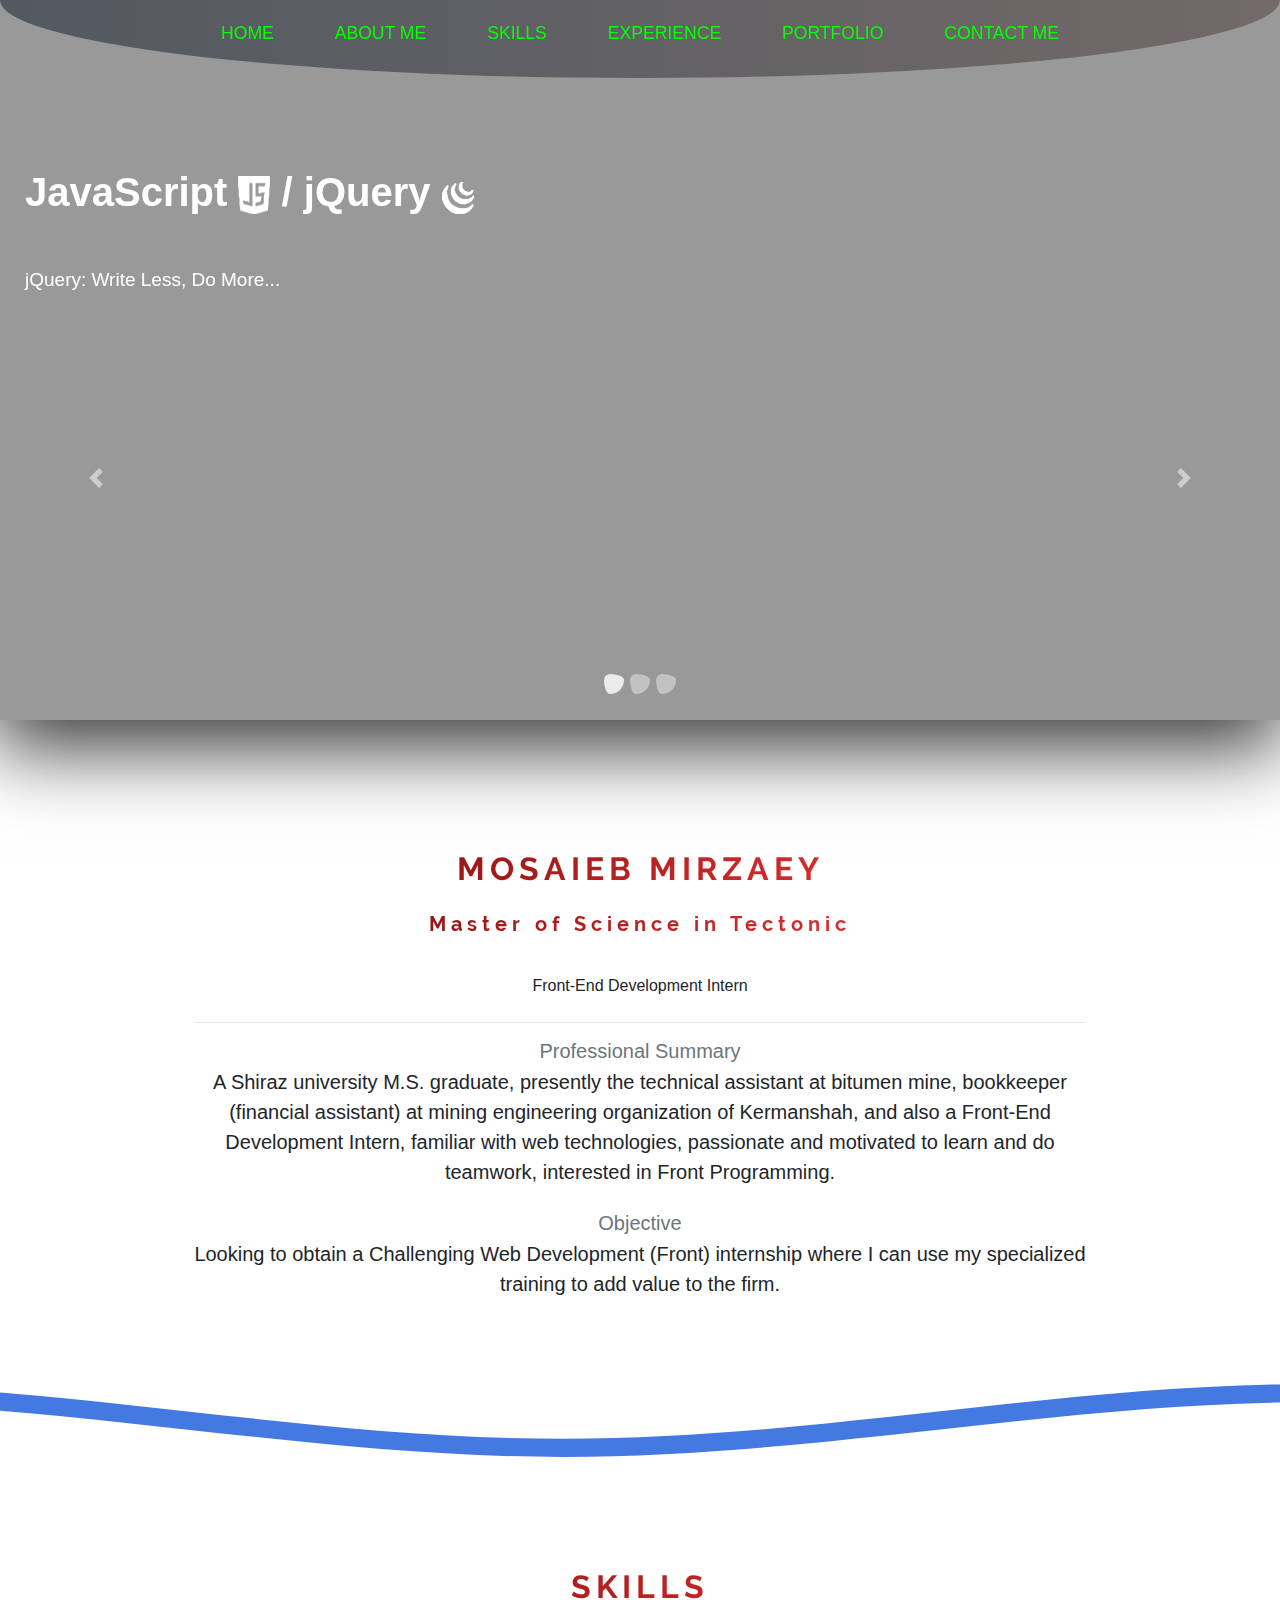
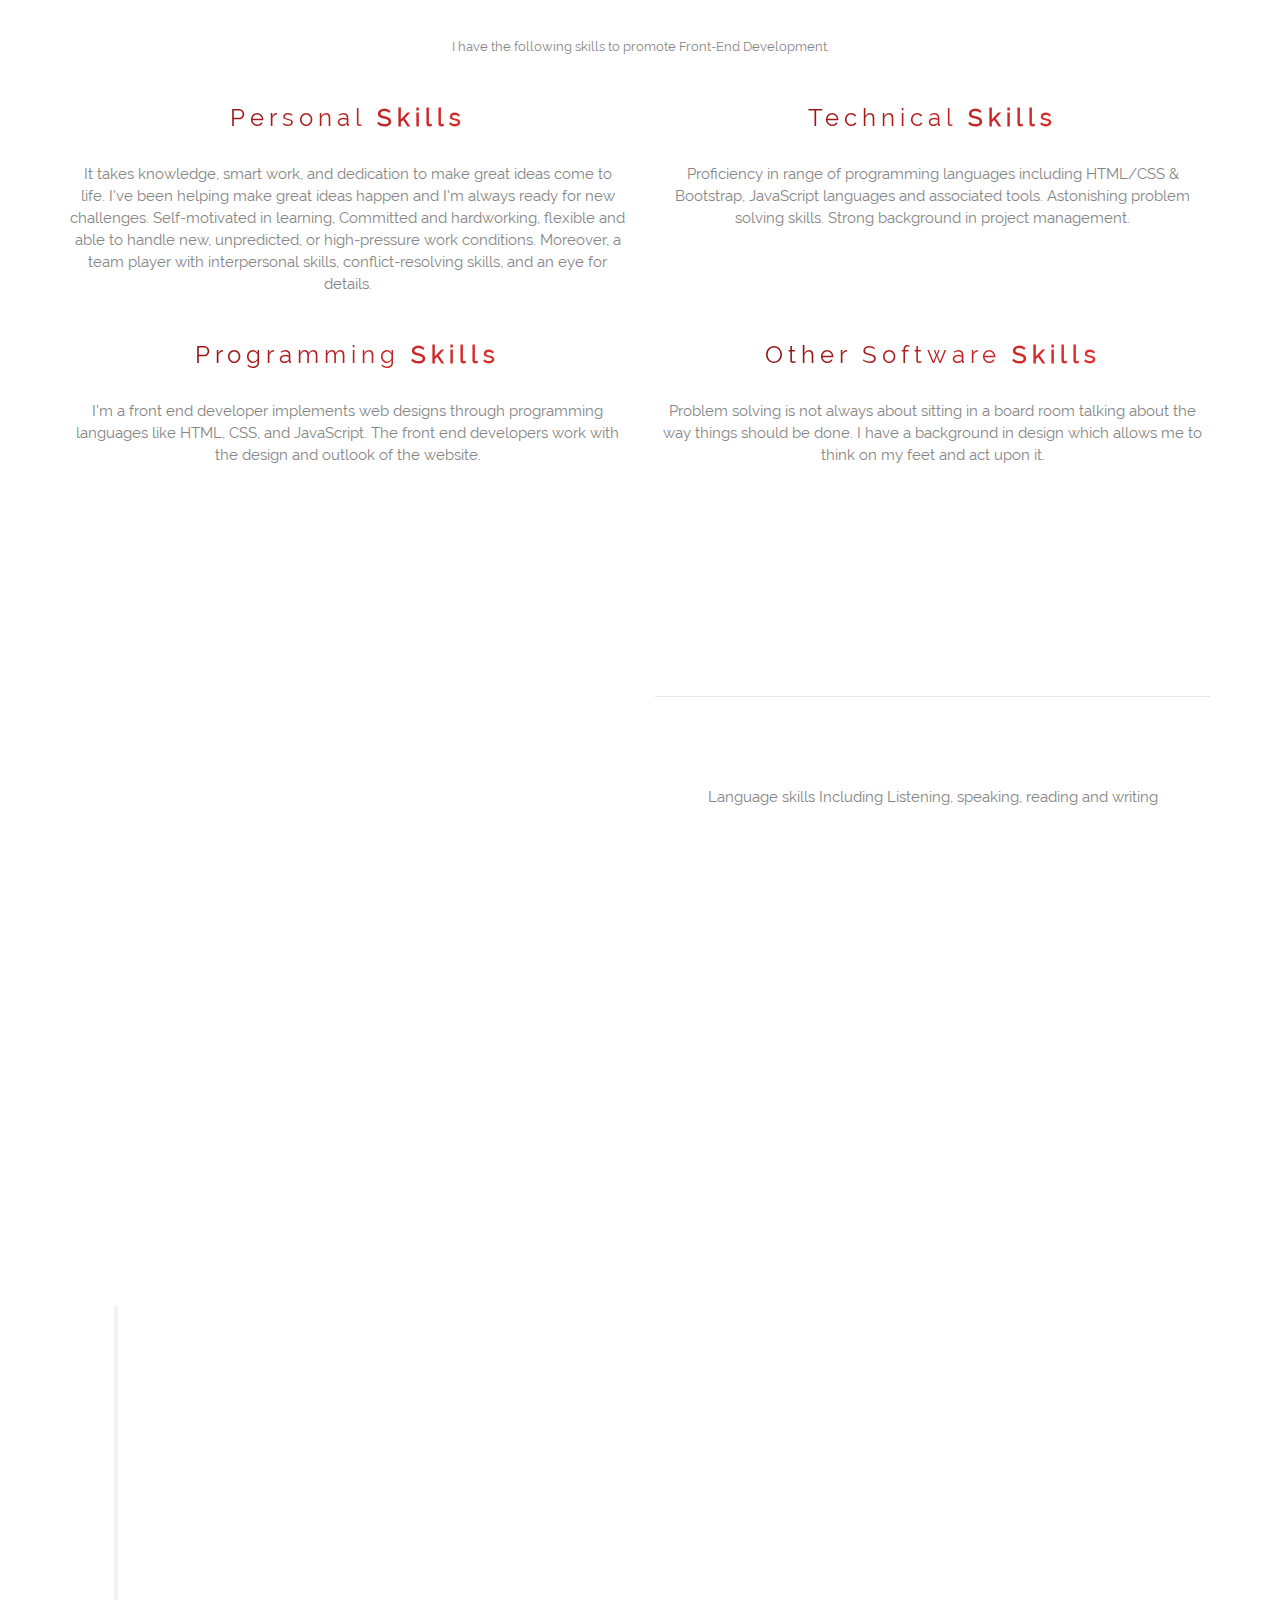
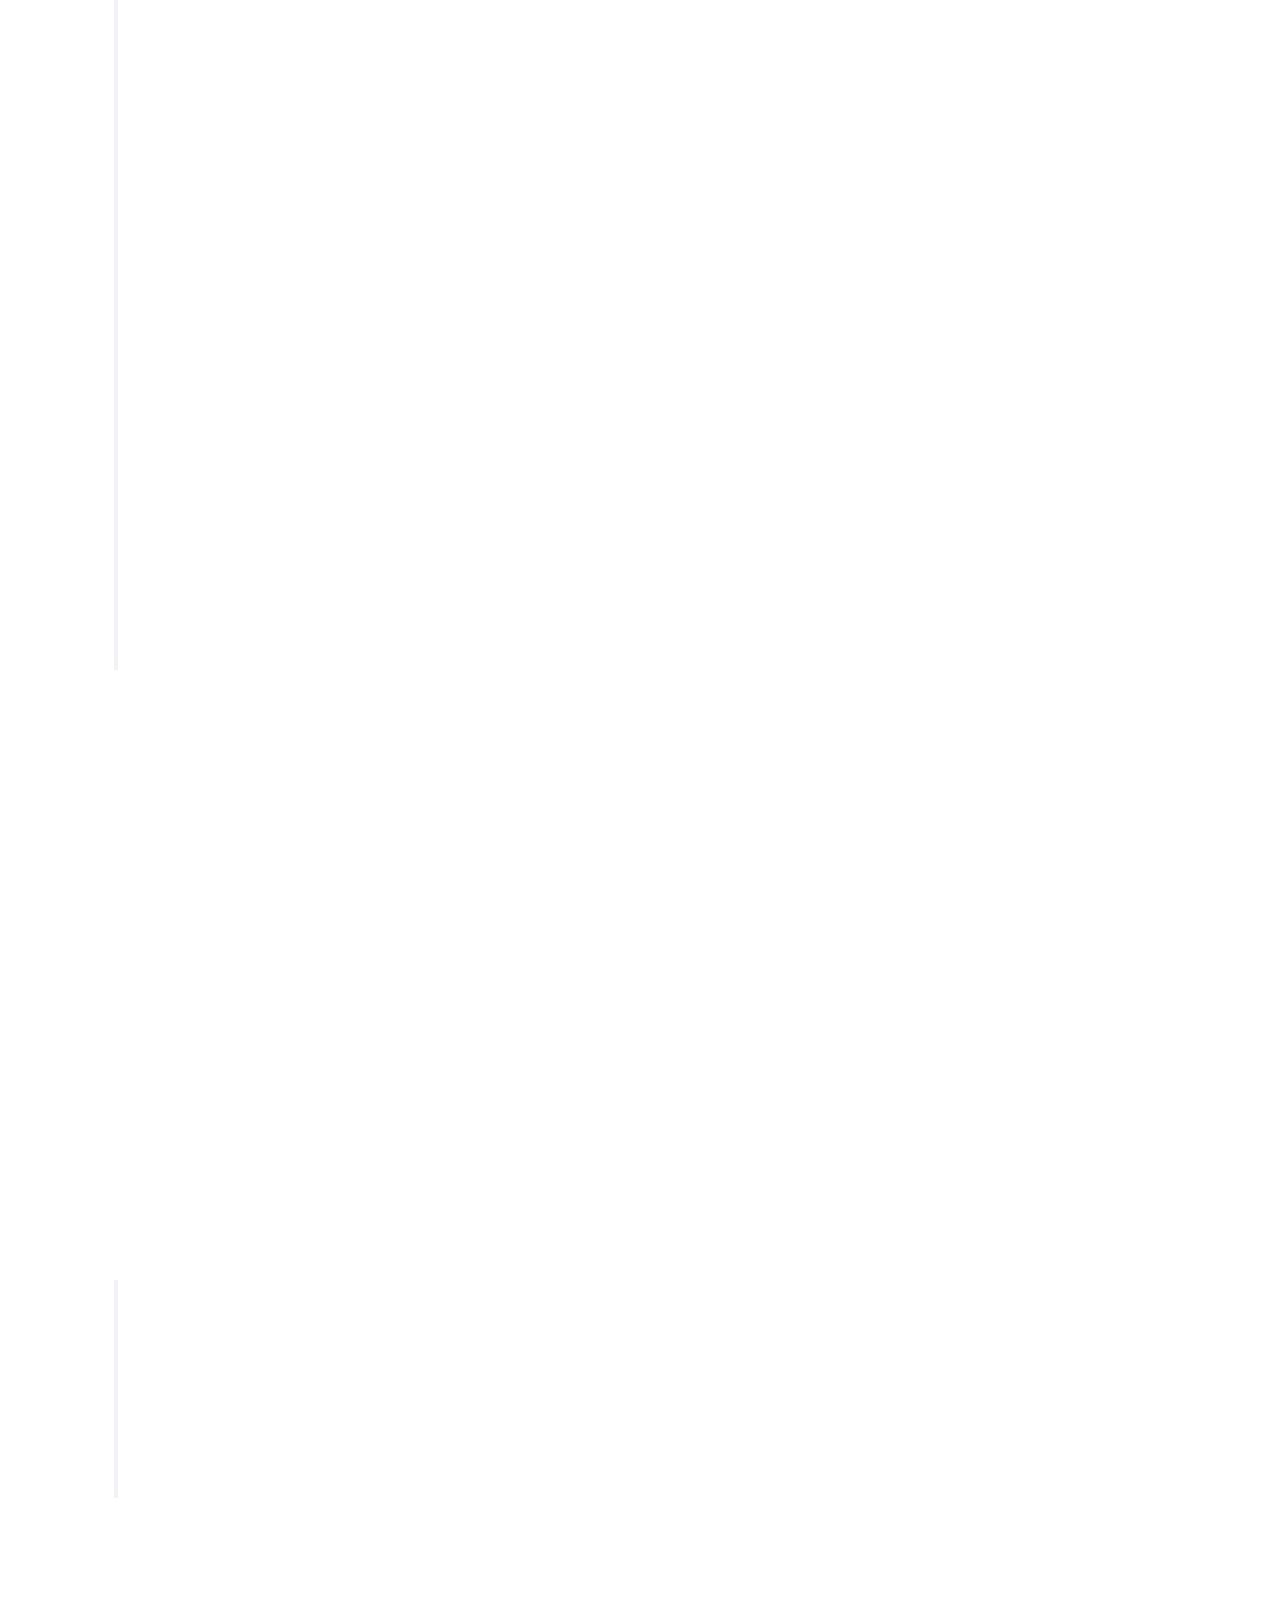
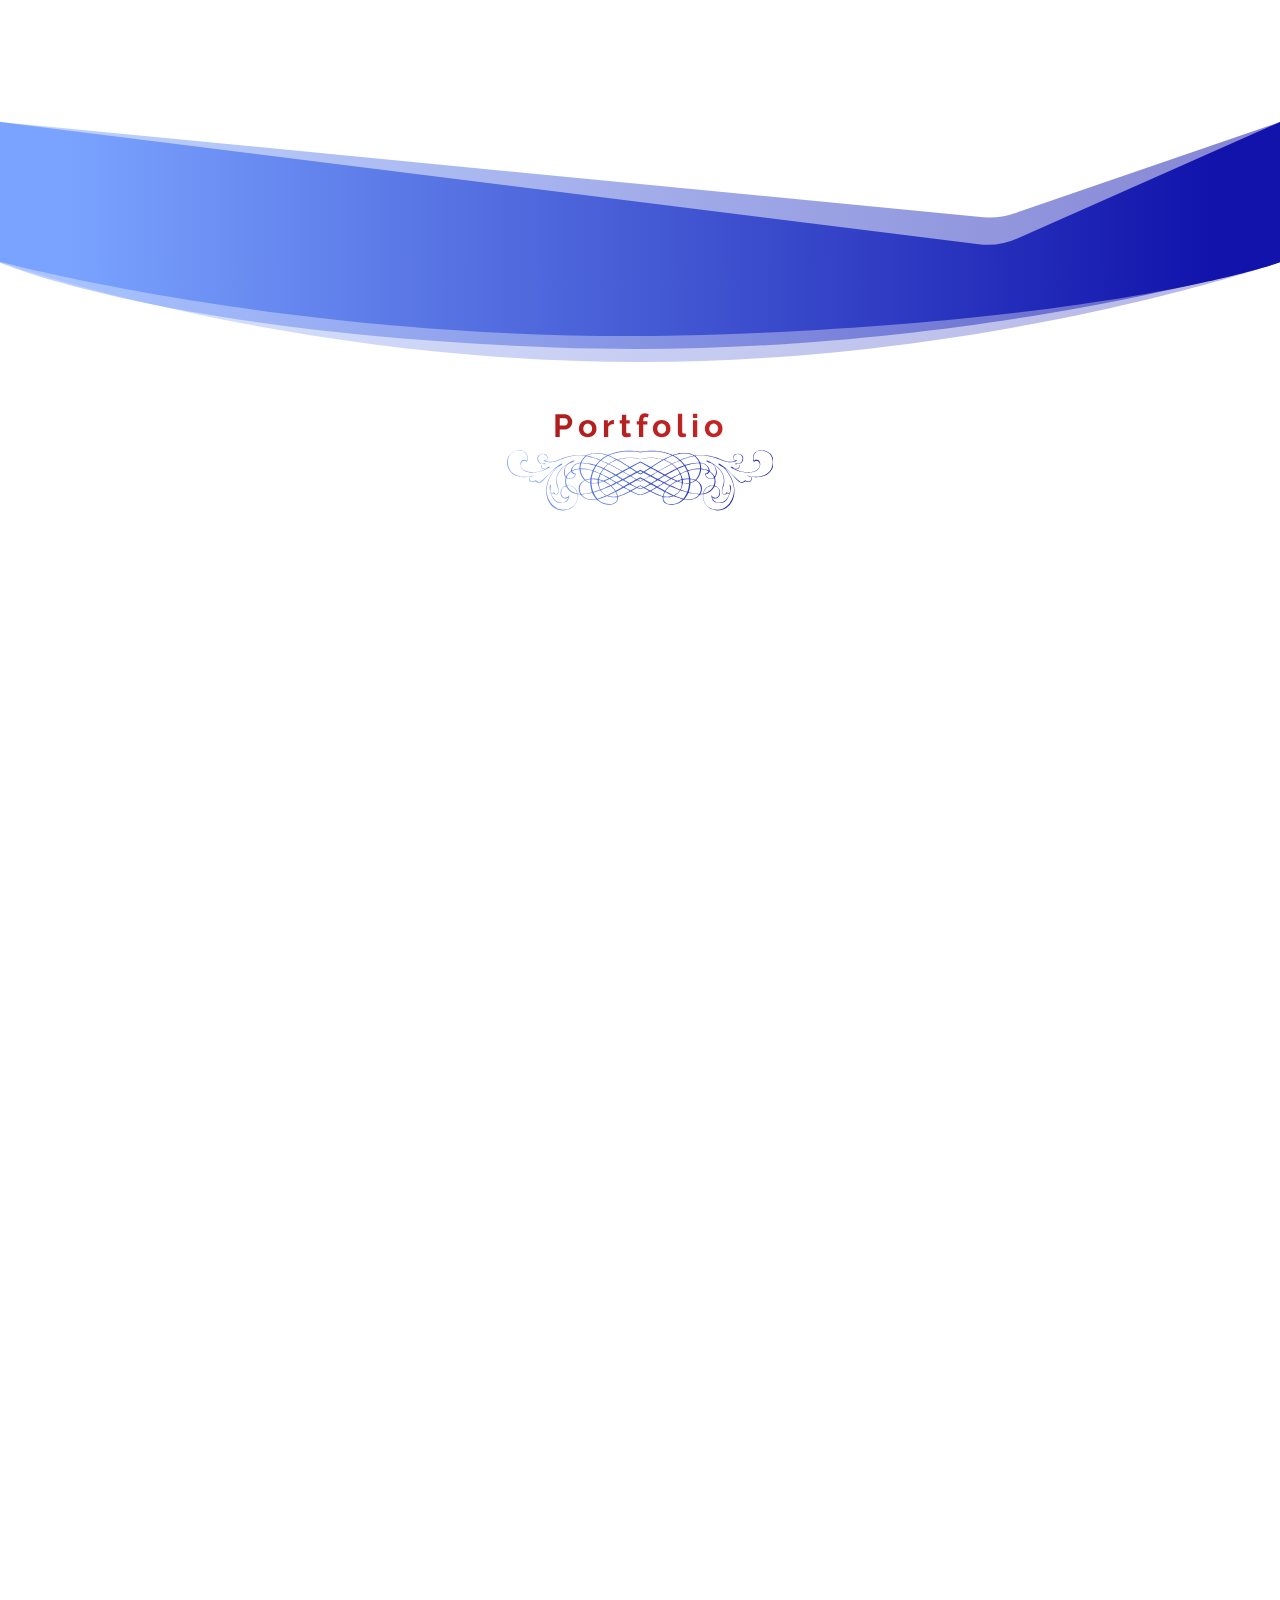
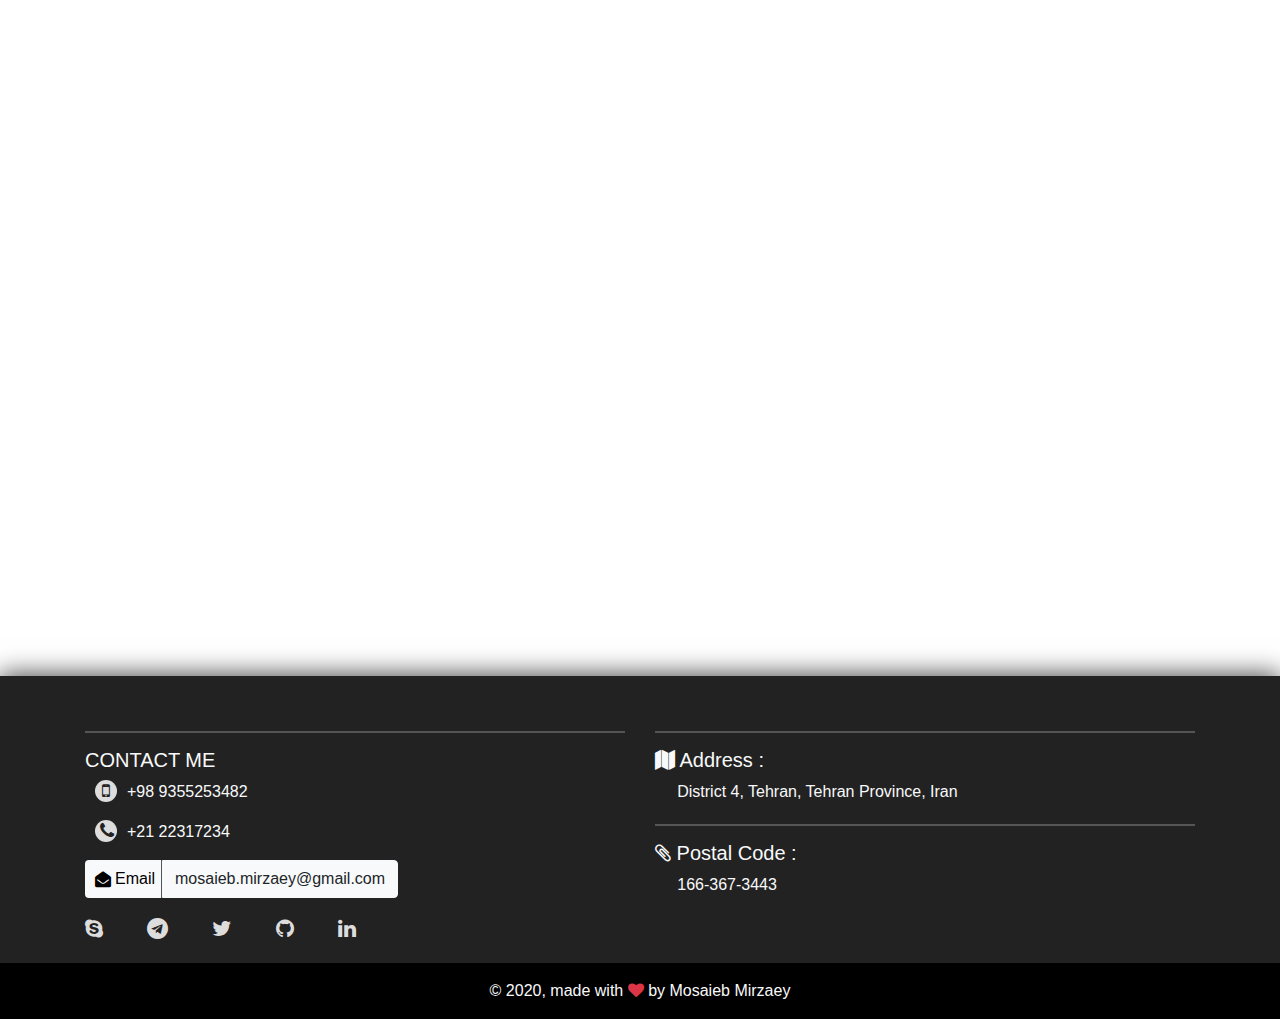
<file: index.html>
<!DOCTYPE html>
<html lang="en">

<head>
    <meta charset="UTF-8">
    <meta name="viewport" content="width=device-width, initial-scale=1.0">
    <meta name="author" content="Mosaieb Mirzaey">
    <title>Mirzaey portfolio</title>
    <link href="https://fonts.googleapis.com/css?family=Quicksand:300,400,500,700" rel="stylesheet">
    <link rel="stylesheet" href="css/bootstrap.min.css">
    <link rel="stylesheet" href="css/font-awesome.min.css">
    <link rel="stylesheet" href="css/animate.min.css">
    <link rel="stylesheet" href="css/owl.carousel.min.css">
    <link rel="stylesheet" href="css/lightbox.min.css">
    <link rel="stylesheet" href="css/style.css">
</head>

<body>



<!-- header -->

<header id="navbar">
    <div id="toggler">
        <i class="fa fa-bars"></i>
    </div>
    <nav id="nav" class="navbar navbar-expand">
        <ul class="list-unstyled nav">
            <li class="nav-item"><a class="nav-link" href="#slider">HOME</a></li>
            <li class="nav-item"><a class="nav-link" href="#about">ABOUT ME</a></li>
            <li class="nav-item"><a class="nav-link" href="#skills">SKILLS</a></li>
            <li class="nav-item"><a class="nav-link" href="#experience">EXPERIENCE</a></li>
            <li class="nav-item"><a class="nav-link" href="#portfolio">PORTFOLIO</a></li>
            <li class="nav-item"><a class="nav-link" href="#footer">CONTACT ME</a></li>
        </ul>
    </nav>
</header>




<!--Carousel Wrapper-->
<section id="slider">
    <div id="carousel-top" class="carousel slide" data-ride="carousel">
        <div class="carousel-inner">
            <div class="carousel-item banner-1 active">
                <div class="carousel-overlay">
                    <div class="carousel-content">
                        <h2 class="carousel-title">
                            JavaScript <img class="align-text-bottom" src="images/logo/js-icon.png" alt="logo">
                            / jQuery <img class="align-text-bottom" src="images/logo/jquery-icon1.png" alt="logo">
                        </h2>
                        <p class="carousel-text">
                            jQuery: Write Less, Do More...
                        </p>
                    </div>
                </div>
            </div>
            <div class="carousel-item banner-2">
                <div class="carousel-overlay">
                    <div class="carousel-content">
                        <h2 class="carousel-title">HTML5 <i class="fa fa-html5"></i> / CSS3 <i class="fa fa-css3"></i></h2>
                        <p class="carousel-text">
                            HTML5 is a markup language used for structuring and presenting Web.
                        </p>
                    </div>
                </div>
            </div>
            <div class="carousel-item banner-3">
                <div class="carousel-overlay">
                    <div class="carousel-content">
                        <h2 class="carousel-title">UX/UI Developer</h2>
                        <p class="carousel-text">
                            I develop website using Bootstrap front-end framework..
                        </p>
                    </div>
                </div>
            </div>

            <a href="#carousel-top" class="carousel-control-prev" data-slide="prev"><span class="carousel-control-prev-icon"></span></a>
            <a href="#carousel-top" class="carousel-control-next" data-slide="next"><span class="carousel-control-next-icon"></span></a>

            <ol class="carousel-indicators">
                <li data-target="#carousel-top" data-slide-to="0" class="active"></li>
                <li data-target="#carousel-top" data-slide-to="1"></li>
                <li data-target="#carousel-top" data-slide-to="2"></li>
            </ol>
        </div>
    </div>
</section>





    <!--information-->

<div id="about" class="container-fluid">
    <div class="row m-auto text-center">
        <div class="col info">
            <div class="mt-3 mt-lg-0">
                <div class="name">
                    <h2 class="mb-2 text-uppercase">Mosaieb Mirzaey</h2>
                </div>
                <h2 href="#a" class="d-block mt-4 mx-auto text-muted lead">Master of Science in Tectonic</h2>
                <div href="#a" class="d-inline-block my-2 mx-auto">Front-End Development Intern</div>
            </div>

            <hr/>
            <h5 class="text-muted mb-1 mt-3">Professional Summary</h5>
            <p class="lead text-center ">
                A Shiraz university M.S. graduate, presently the technical assistant at bitumen mine, bookkeeper (financial assistant)
                at mining engineering organization of Kermanshah, and also a Front-End Development Intern, familiar with web technologies, passionate and motivated
                to learn and do teamwork, interested in Front Programming.
            </p>
            <h5 class="text-muted mb-1 mt-4">Objective</h5>
            <p class="lead text-center">
                Looking to obtain a Challenging Web Development (Front) internship where I can use my specialized training to add value to the firm.
            </p>
        </div>
    </div>
</div>


    <!--svg dividers-->

<div class="svg-skill">
     <svg class="editorial" xmlns="http://www.w3.org/2000/svg" xmlns:xlink="http://www.w3.org/1999/xlink" viewBox="0 24 150 28 " preserveAspectRatio="none">
            <defs> <path id="gentle-wave" d="M-160 44c30 0 58-18 88-18s 58 18 88 18 58-18 88-18 58 18 88 18 v44h-352z" /> </defs> <g class="parallax1">
            <use xlink:href="#gentle-wave" x="50" y="3" fill="#f461c1"/> </g> <g class="parallax2">
            <use xlink:href="#gentle-wave" x="50" y="0" fill="#4579e2"/> </g> <g class="parallax3">
            <use xlink:href="#gentle-wave" x="50" y="9" fill="#3461c1"/> </g> <g class="parallax4"> <use xlink:href="#gentle-wave" x="50" y="6" fill="#fff"/> </g>
     </svg>
</div>



    <!--Skills-->
    <section id="skills">
        <div class="container">
            <div class="heading text-center">
                <!-- Heading -->
                <h2 id="animationSandbox" class="text-uppercase"><strong>Skills</strong></h2>
                <p class="p-skills ">I have the following skills to promote Front-End Development.</p>
            </div>
            <div class="row text-center">
                <div class="col-md-6">
                    <h4>Personal <strong>Skills</strong></h4>
                    <p id="sub-p-1" class="text-center">
                        It takes knowledge, smart work, and dedication to make great ideas come to life. I've been helping
                        make great ideas happen and I'm always ready for new challenges.
                        Self-motivated in learning, Committed and hardworking, flexible and able to handle new, unpredicted,
                        or high-pressure work conditions.  Moreover, a team player with interpersonal skills, conflict-resolving
                        skills, and an eye for details.
                    </p>
                </div>
                <div class="col-md-6">
                    <h4>Technical <strong>Skills</strong></h4>
                    <p id="sub-p-2" class="text-center">
                        Proficiency in range of programming languages including HTML/CSS & Bootstrap, JavaScript languages and
                        associated tools. Astonishing problem solving skills. Strong background in project management.
                    </p>
                </div>
                <div class="col-md-6">
                    <h4>Programming <strong>Skills</strong></h4>
                    <p id="sub-p-3" class="text-center">
                        I'm a front end developer implements web designs through programming languages like HTML, CSS,
                        and JavaScript. The front end developers work with the design and outlook of the website.
                    </p>
                    <div class="row my-4 skills-progress wow fadeInUp" data-wow-offset="50" data-wow-delay="0.1s">
                        <div class="col-md-2 skilltitle">HTML5</div>
                        <div class="col-md-8">
                            <div class="progress">
                                <div class="progress-bar bg-success" role="progressbar" aria-valuenow="75" aria-valuemin="0" aria-valuemax="100" style="width: 75%;">
                                    <span class="sr-only">75% Complete</span>
                                </div>
                            </div>
                        </div>
                    </div>
                    <div class="row my-4 skills-progress wow fadeInUp" data-wow-offset="50" data-wow-delay="0.2s">
                        <div class="col-md-2 skilltitle">CSS/CC3</div>
                        <div class="col-md-8">
                            <div class="progress">
                                <div class="progress-bar bg-info" role="progressbar" aria-valuenow="75" aria-valuemin="0" aria-valuemax="100" style="width: 75%;">
                                    <span class="sr-only">75% Complete</span>
                                </div>
                            </div>
                        </div>
                    </div>
                    <div class="row my-4 skills-progress wow fadeInUp" data-wow-offset="50" data-wow-delay="0.3s">
                        <div class="col-md-2 skilltitle">JavaScript</div>
                        <div class="col-md-8">
                            <div class="progress">
                                <div class="progress-bar bg-warning" role="progressbar" aria-valuenow="50" aria-valuemin="0" aria-valuemax="100" style="width: 50%;">
                                    <span class="sr-only">50% Complete</span>
                                </div>
                            </div>
                        </div>
                    </div>
                    <div class="row my-4 skills-progress wow fadeInUp" data-wow-offset="50" data-wow-delay="0.4s">
                        <div class="col-md-2 skilltitle">jQuery</div>
                        <div class="col-md-8">
                            <div class="progress">
                                <div class="progress-bar bg-danger" role="progressbar" aria-valuenow="45" aria-valuemin="0" aria-valuemax="100" style="width: 45%;">
                                    <span class="sr-only">45% Complete</span>
                                </div>
                            </div>
                        </div>
                    </div>
                    <div class="row my-4 skills-progress wow fadeInUp" data-wow-offset="50" data-wow-delay="0.5s">
                        <div class="col-md-2 skilltitle">BootStrap</div>
                        <div class="col-md-8">
                            <div class="progress">
                                <div class="progress-bar" role="progressbar" aria-valuenow="75" aria-valuemin="0" aria-valuemax="100" style="width: 75%;background-color: rgb(204, 0, 255);">
                                    <span class="sr-only">75% Complete</span>
                                </div>
                            </div>
                        </div>
                    </div>
                    <div class="row my-4 skills-progress wow fadeInUp" data-wow-offset="50" data-wow-delay="0.6s">
                        <div class="col-md-2 skilltitle">Js.ES6</div>
                        <div class="col-md-8">
                            <div class="progress">
                                <div class="progress-bar" role="progressbar" aria-valuenow="45" aria-valuemin="0" aria-valuemax="100" style="width: 45%;background-color: rgb(0, 255, 191);">
                                    <span class="sr-only">45% Complete</span>
                                </div>
                            </div>
                        </div>
                    </div>
                    <div class="row my-4 skills-progress wow fadeInUp" data-wow-offset="50" data-wow-delay="0.7s">
                        <div class="col-md-2 skilltitle">Responsive Design</div>
                        <div class="col-md-8">
                            <div class="progress">
                                <div class="progress-bar" role="progressbar" aria-valuenow="70" aria-valuemin="0" aria-valuemax="100" style="width: 70%;background-color: rgb(113,98,91);">
                                    <span class="sr-only">70% Complete</span>
                                </div>
                            </div>
                        </div>
                    </div>
                    <div class="row my-4 skills-progress wow fadeInUp" data-wow-offset="50" data-wow-delay="0.8s">
                        <div class="col-md-2 skilltitle">Git/GitHub</div>
                        <div class="col-md-8">
                            <div class="progress">
                                <div class="progress-bar" role="progressbar" aria-valuenow="50" aria-valuemin="0" aria-valuemax="100" style="width: 50%;background-color: rgb(80,113,53);">
                                    <span class="sr-only">50% Complete</span>
                                </div>
                            </div>
                        </div>
                    </div>
                </div>
                <div class="col-md-6">
                    <h4>Other Software <strong>Skills</strong></h4>
                    <p id="sub-p-4" class="text-center">
                        Problem solving is not always about sitting in a board room talking about the way things should be done. I have a background in design which allows me to think on my feet and act upon it.
                    </p>
                    <div class="row my-4 skills-progress wow fadeInUp" data-wow-offset="50" data-wow-delay="0.1s">
                        <div class="col-md-2 skilltitle">Photoshop</div>
                        <div class="col-md-8">
                            <div class="progress">
                                <div class="progress-bar" role="progressbar" aria-valuenow="50" aria-valuemin="0" aria-valuemax="100" style="width: 50%;">
                                    <span class="sr-only">50% Complete</span>
                                </div>
                            </div>
                        </div>
                    </div>
                    <div class="row my-4 skills-progress wow fadeInUp" data-wow-offset="50" data-wow-delay="0.2s">
                        <div class="col-md-2 skilltitle">JetBrains.IDE</div>
                        <div class="col-md-8">
                            <div class="progress">
                                <div class="progress-bar bg-danger" role="progressbar" aria-valuenow="65" aria-valuemin="0" aria-valuemax="100" style="width: 65%;">
                                    <span class="sr-only">65% Complete</span>
                                </div>
                            </div>
                        </div>
                    </div>
                    <div class="row my-4 skills-progress wow fadeInUp" data-wow-offset="50" data-wow-delay="0.3s">
                        <div class="col-md-2 skilltitle">Visual.Studio</div>
                        <div class="col-md-8">
                            <div class="progress">
                                <div class="progress-bar bg-success" role="progressbar" aria-valuenow="65" aria-valuemin="0" aria-valuemax="100" style="width: 65%;">
                                    <span class="sr-only">65% Complete</span>
                                </div>
                            </div>
                        </div>
                    </div>
                    <div class="row my-4 skills-progress wow fadeInUp" data-wow-offset="50" data-wow-delay="0.4s">
                        <div class="col-md-2 skilltitle">AutoCad.2D</div>
                        <div class="col-md-8">
                            <div class="progress">
                                <div class="progress-bar" role="progressbar" aria-valuenow="40" aria-valuemin="0" aria-valuemax="100" style="width: 40%;">
                                    <span class="sr-only">40% Complete</span>
                                </div>
                            </div>
                        </div>
                    </div>
                <hr style="margin-top: 3rem">
                    <div class="">
                        <h4 class="wow flipInX">Language</h4>
                        <p id="sub-p-5" class="text-center">
                            Language skills Including  Listening, speaking, reading and writing
                        </p>
                        <div class="row my-4 skills-progress wow fadeInUp" data-wow-offset="50" data-wow-delay="0.1s">
                            <div class="col-md-2 skilltitle">English</div>
                            <div class="col-md-8">
                                <div class="progress">
                                    <div class="progress-bar bg-danger" role="progressbar" aria-valuenow="50" aria-valuemin="0" aria-valuemax="100" style="width: 50%;">
                                        <span class="sr-only">50% Complete</span>
                                    </div>
                                </div>
                            </div>
                        </div>
                        <div class="row my-4 skills-progress wow fadeInUp" data-wow-offset="50" data-wow-delay="0.2s">
                            <div class="col-md-2 skilltitle">Kurdish</div>
                            <div class="col-md-8">
                                <div class="progress">
                                    <div class="progress-bar" role="progressbar" aria-valuenow="90" aria-valuemin="0" aria-valuemax="100" style="width: 90%;">
                                        <span class="mr-4">Native</span>
                                        <span class="sr-only">90% Complete</span>
                                    </div>
                                </div>
                            </div>
                        </div>
                    </div>
                </div>

            </div>
            </div>
    </section>





<!--Skills classes-->
<section id="skillsClasses" data-section="experience">
    <div id="svg-SkillsClasses">
        <svg version="1.1" id="Layer_1" xmlns="http://www.w3.org/2000/svg" x="0px" y="0px"
             viewBox="0 0 1999.007 460" xml:space="preserve">
            <path class="line1" style="fill:none;stroke:#CA3532;stroke-width:11;stroke-miterlimit:10;" d="M0,205.122c0,0,1.873-5.227,34.181,11.771
            c34.482,18.143,59.697,52.119,93.893,71.865c58.23,33.623,127.729,35.703,192.193,20.418
            c84.208-19.967,120.448-106.473,201.401-131.238c33.513-10.252,72.097-7.987,100.849,12.053
            c13.948,9.722,25.016,23.027,38.729,33.078c41.312,30.281,101.44,28.432,150.36,28.432c58.764,0,1187.401,0,1187.401,0"/>
            <path class="line2" style="fill:none;stroke:#21AEB8;stroke-width:11;stroke-miterlimit:10;" d="M7.622,68.997
            c63.526,16.725,114.958,46.718,161.474,93.375c58.574,58.752,124.397,129.296,215.396,122.491
            c36.201-2.707,69.877-18.493,104.376-29.793c92.193-30.198,191.378-28.556,288.366-26.362
            c222.659,5.037,443.983,4.791,666.654,4.791c85.665,0,555.119,0,555.119,0"/>
        </svg>
    </div>
    <div class="container">
        <div class="row">
            <div class="col-md-6">
                <span class="heading-SkillsClasses wow fadeInLeft" >EDUCATION COURSES</span>
                <h2 class="under-heading-SkillsClasses wow fadeInUp" >Training classes</h2>
            </div>
        </div>
        <div class="row">
            <div class="col-md-12">
                <div class="timeline">
                    <article class="timeline-card wow fadeInUp">
                        <div class="timeline-card-inner">
                            <div class="timeline-icon">
                                <i class="fa fa-pencil"></i>
                            </div>
                            <div class="timeline-label">
                                <h2>OTedia.com Online Training Reference<br>
                                    <span class="text-muted fa fa-calendar"> 2019 Jun / 2019 Jul</span>&nbsp;&nbsp;<span class="text-muted fa fa-map"> Tehran</span></h2>
                                <h3 class="text-info">Website Designer Intern (HTML5 and CSS3)</h3>
                                <p class="text-muted"><i class="fa fa-tasks"></i> Learn How to Design Web Pages With HTML5 and CSS3.</p>
                                <p class="text-muted"><i class="fa fa-tasks"></i> Web design is a set of techniques based on a large
                                    number of global standards, the most important of which are HTML and CSS..</p>
                            </div>
                        </div>
                    </article>
                    <article class="timeline-card wow fadeInUp">
                        <div class="timeline-card-inner">
                            <div class="timeline-icon bg-success">
                                <i class="fa fa-pencil"></i>
                            </div>
                            <div class="timeline-label">
                                <h2>OTedia.com Online Training Reference<br>
                                    <span class="text-muted fa fa-calendar"> 2019 Aug/ 2019 Sep</span>&nbsp;&nbsp;<span class="text-muted fa fa-map"> Tehran</span></h2>
                                <h3 class="text-info">Website Designer Intern (Bootstrap)</h3>
                                <p class="text-muted"><i class="fa fa-tasks"></i> Website Design Tutorial With Bootstrap 4.</p>
                                <p class="text-muted"><i class="fa fa-tasks"></i> Bootstrap can be the most popular framework
                                    for responsive or responsive web design. This framework helps you to implement fully responsive web pages in the least amount of time.</p>
                            </div>
                        </div>
                    </article>
                    <article class="timeline-card wow fadeInUp">
                        <div class="timeline-card-inner">
                            <div class="timeline-icon bg-danger">
                                <i class="fa fa-pencil"></i>
                            </div>
                            <div class="timeline-label">
                                <h2>OTedia.com Online Training Reference<br>
                                    <span class="text-muted fa fa-calendar"> 2019 Oct/ 2019 Nov</span>&nbsp;&nbsp;<span class="text-muted fa fa-map"> Teharn</span></h2>
                                <h3 class="text-info">Website Designer Intern (JavaScript)</h3>
                                <p class="text-muted"><i class="fa fa-tasks"></i> Learn the Basics of JavaScript Programming.</p>
                                <p class="text-muted"><i class="fa fa-tasks"></i> Nowadays JavaScript can be used in different areas of
                                    programming. Of course, the most important use of this language is programming in the web environment..</p>
                            </div>
                        </div>
                    </article>
                    <article class="timeline-card wow fadeInUp">
                        <div class="timeline-card-inner">
                            <div class="timeline-icon bg-warning">
                                <i class="fa fa-pencil"></i>
                            </div>
                            <div class="timeline-label">
                                <h2>OTedia.com Online Training Reference <br>
                                    <span class="text-muted fa fa-calendar"> 2019 Dec/ 2020 Jan</span>&nbsp;&nbsp;<span class="text-muted fa fa-map"> Tehran</span></h2>
                                <h3 class="text-info">Website Designer Intern (JQuery)</h3>
                                <p class="text-muted"><i class="fa fa-tasks"></i> Full JQuery Tutorial and JQuery UI.</p>
                                <p class="text-muted"><i class="fa fa-tasks"></i> Creating advanced animations, Ajax, using plugins, developing jQuery plugins and more.</p>
                            </div>
                        </div>
                    </article>
                    <article class="timeline-card wow fadeInUp">
                        <div class="timeline-card-inner">
                            <div class="timeline-icon color-none">
                            </div>
                        </div>
                    </article>
                </div>
            </div>
        </div>
    </div>
</section>





<!--experience-->
<section id="experience" data-section="experience">
    <div id="svg-experience">
        <svg version="1.1" id="Layer_1" xmlns="http://www.w3.org/2000/svg" x="0px" y="0px"
             viewBox="0 0 1999.007 560" xml:space="preserve">
            <path class="line1" style="fill:none;stroke:#CA3532;stroke-width:11;stroke-miterlimit:10;" d="M0,205.122c0,0,1.873-5.227,34.181,11.771
            c34.482,18.143,59.697,52.119,93.893,71.865c58.23,33.623,127.729,35.703,192.193,20.418
            c84.208-19.967,120.448-106.473,201.401-131.238c33.513-10.252,72.097-7.987,100.849,12.053
            c13.948,9.722,25.016,23.027,38.729,33.078c41.312,30.281,101.44,28.432,150.36,28.432c58.764,0,1187.401,0,1187.401,0"/>
            <path class="line2" style="fill:none;stroke:#21AEB8;stroke-width:11;stroke-miterlimit:10;" d="M7.622,68.997
            c63.526,16.725,114.958,46.718,161.474,93.375c58.574,58.752,124.397,129.296,215.396,122.491
            c36.201-2.707,69.877-18.493,104.376-29.793c92.193-30.198,191.378-28.556,288.366-26.362
            c222.659,5.037,443.983,4.791,666.654,4.791c85.665,0,555.119,0,555.119,0"/>
            <path class="line3" style="fill:none;stroke:#62AB38;stroke-width:11;stroke-miterlimit:10;" d="M10.628,398.243
            c98.501,20.268,202.926,9.114,295.368-30.252c110.86-47.21,211.1-122.805,335.982-128.2c91.338-3.945,184.697,28.631,270.85,55.526
            c52.736,15.855,159.623,42.183,257.969,42.183s828.21,0,828.21,0"/>
            <path class="line4" style="fill:none;stroke:#70357B;stroke-width:11;stroke-miterlimit:10;" d="M3.753,344.931
            c0,0,260.692-109.142,307.727-118.406c47.035-9.264,132.368-18.393,195.794,3.404s243.095,67.78,340.015,64.93
            c96.92-2.851,204.513-72.49,236.582-89.594c32.069-17.104,65.547-14.766,143.225-14.766c77.679,0,771.911,0,771.911,0"/>
        </svg>
    </div>
    <div class="container">
        <div class="row">
            <div class="col-md-6">
                <span class="heading-experience wow fadeInLeft" >Experience</span>
                <h2 class="under-heading-experience wow fadeInUp" >Work Experience</h2>
            </div>
        </div>
        <div class="row">
            <div class="col-md-12">
                <div class="timeline">
                    <article class="timeline-card wow fadeInUp">
                        <div class="timeline-card-inner">
                            <div class="timeline-icon bg-info">
                                <i class="fa fa-pencil"></i>
                            </div>
                            <div class="timeline-label">
                                <h2>Tarasheh  Pardazan Gharn Engineering Company <br>
                                    <span class="text-muted fa fa-calendar"> 2016 April / 2016 September</span>&nbsp;&nbsp;<span class="text-muted fa fa-map"> Shiraz/ Fars Province</span></h2>
                                <h3 class="text-info">Food Supply Automation Officer</h3>
                                <p class="text-muted"><i class="fa fa-tasks"></i> Support for network and card based systems in the restaurants of Shiraz University of Medical Sciences.</p>
                                <p class="text-muted"><i class="fa fa-tasks"></i> Technical Expert of Dormitory Computer Center of Shiraz University of Medical Sciences.</p>
                            </div>
                        </div>
                    </article>
                    <article class="timeline-card wow fadeInUp">
                        <div class="timeline-card-inner">
                            <div class="timeline-icon color-none">
                            </div>
                        </div>
                    </article>
                </div>
            </div>
        </div>
    </div>
</section>





         <!--portfolio-->
<section id="portfolio">
    <div class="svg-port">
        <svg width="100%" height="140px" viewBox="0 0 1280 140" preserveAspectRatio="none">
            <defs>
                <linearGradient id="svg-Gradient">
                    <stop offset="5%" stop-color="#7AA3FF" />
                    <stop offset="95%" stop-color="#1113AB" />
                </linearGradient>
            </defs>
            <g>
                <path d="M1280 0l-266 91.52a72.59 72.59 0 0 1-30.76 3.71L0 0v140h1280z" fill-opacity=".5" />
                <path d="M1280 0l-262.1 116.26a73.29 73.29 0 0 1-39.09 6L0 0v140h1280z" />
            </g>
        </svg>
        <svg width="100%" height="100px" viewBox="0 0 1280 140" preserveAspectRatio="none" style="margin-top: -7px;">
            <g>
                <path d="M0 0v.48C18.62 9.38 297.81 140 639.5 140 993.24 140 1280 0 1280 0z" fill-opacity=".3" />
                <path d="M0 .6c14 8.28 176.54 99.8 555.45 119.14C952.41 140 1280 0 1280 0H0z" fill-opacity=".5" />
                <path d="M726.29 101.2C1126.36 79.92 1281 0 1281 0H1c.05 0 325.25 122.48 725.29 101.2z" />
            </g>
        </svg>

    </div>

    <div class="container">
        <header class="header-port text-center">
            <h2><strong>Portfolio</strong></h2>
            <div class="svg-line">
                <svg class="svg-port" version="1.0" xmlns="http://www.w3.org/2000/svg"
                      height="100.000000pt" viewBox="0 0 1280.000000 640.000000"
                     preserveAspectRatio="xMidYMid meet">
                    <g transform="translate(0.000000,490.000000) scale(0.100000,-0.100000)">
                        <path d="M484 4640 c-162 -24 -320 -128 -398 -263 -103 -177 -112 -414 -23
-602 96 -200 260 -328 503 -391 83 -22 123 -26 249 -28 83 0 176 2 208 7 l58
7 -16 -29 c-34 -67 -8 -158 56 -193 28 -16 46 -18 98 -13 34 3 77 11 94 18 29
12 35 11 79 -20 55 -36 102 -48 155 -40 97 16 221 112 337 261 72 91 229 247
356 352 118 98 123 98 46 8 -380 -444 -506 -1016 -321 -1455 152 -362 493
-551 875 -485 243 42 436 205 515 433 29 84 49 221 40 283 l-6 46 66 -4 66 -4
73 -73 c85 -85 198 -146 314 -170 78 -16 255 -19 336 -6 50 8 50 8 112 -44
227 -193 561 -261 790 -160 113 50 170 133 182 263 l7 75 70 22 c109 34 214
79 378 161 l150 75 106 -49 c182 -85 300 -126 361 -126 61 0 179 41 361 126
l106 49 150 -75 c164 -82 269 -127 378 -161 l70 -22 7 -75 c4 -43 16 -95 28
-122 68 -143 273 -212 524 -176 150 22 297 90 420 195 62 52 62 52 112 44 82
-13 258 -10 336 6 118 25 229 85 314 170 l73 73 65 4 66 4 -6 -46 c-8 -61 12
-200 41 -283 34 -99 80 -171 161 -253 228 -230 647 -259 933 -64 257 174 395
490 377 865 -15 333 -158 674 -402 959 -77 90 -72 90 46 -8 127 -105 284 -261
356 -352 116 -149 240 -245 337 -261 53 -8 100 4 155 40 44 31 50 32 79 20 17
-7 60 -15 94 -18 52 -5 70 -3 98 13 64 35 90 126 56 193 l-16 29 58 -7 c32 -5
126 -7 208 -7 126 2 166 6 249 28 183 48 331 138 422 259 104 138 150 284 141
447 -10 164 -63 288 -172 396 -126 127 -315 184 -501 151 -205 -37 -315 -158
-317 -352 -1 -79 22 -177 45 -191 5 -3 16 3 24 15 22 31 81 45 131 32 50 -14
107 -73 122 -128 44 -159 -67 -313 -275 -381 -159 -52 -416 -55 -604 -7 -121
31 -311 116 -270 122 91 12 130 26 155 54 29 35 34 102 11 134 -12 17 -13 13
-9 -31 9 -94 -28 -131 -139 -142 -54 -4 -62 -2 -101 25 -85 61 -157 83 -157
48 0 -14 87 -65 110 -65 7 0 37 -15 68 -33 147 -86 331 -139 551 -158 298 -27
517 40 622 191 85 121 87 279 5 368 -33 37 -70 52 -127 52 -43 0 -58 -5 -79
-25 l-27 -26 -19 43 c-14 31 -19 62 -17 114 4 198 163 334 392 334 336 -1 561
-249 538 -595 -25 -368 -253 -591 -669 -656 -47 -7 -132 -10 -220 -6 -131 4
-152 8 -243 40 -104 36 -130 38 -98 5 12 -12 47 -23 94 -31 70 -12 75 -14 92
-47 32 -63 5 -139 -58 -166 -52 -21 -141 -18 -182 7 l-34 21 -69 -42 c-63 -38
-76 -42 -119 -38 -73 7 -124 48 -361 288 -250 253 -314 312 -468 429 -227 172
-256 189 -269 155 -9 -25 35 -62 132 -110 105 -53 113 -60 213 -179 226 -269
372 -605 398 -911 16 -198 -60 -467 -186 -655 -24 -35 -80 -100 -125 -144
-137 -136 -302 -205 -487 -205 -317 0 -562 167 -652 445 -22 68 -37 193 -29
252 l5 49 87 22 c122 31 220 83 304 163 59 55 135 157 150 203 2 6 33 -4 70
-22 47 -24 77 -47 102 -79 112 -147 74 -380 -73 -445 -47 -21 -103 -18 -154 8
-29 15 -78 73 -78 92 0 7 -5 12 -11 12 -7 0 -8 -19 -3 -57 24 -204 137 -306
354 -320 147 -10 256 30 350 127 85 86 157 241 216 461 32 121 19 237 -31 279
-26 22 -29 4 -9 -62 25 -86 26 -241 1 -285 -9 -18 -28 -35 -42 -39 -30 -7 -92
12 -103 33 -7 12 -12 8 -22 -16 -17 -41 -55 -71 -91 -71 -116 0 -148 136 -74
314 49 118 65 199 65 331 0 141 -19 226 -74 339 -106 217 -295 390 -621 570
-116 64 -165 80 -165 53 0 -33 65 -71 202 -116 193 -64 307 -330 238 -554 -26
-85 -43 -99 -65 -55 -32 62 -127 166 -192 209 -20 13 -26 27 -29 64 -7 97 -71
194 -169 259 -50 34 -169 78 -245 91 -32 6 -38 13 -74 87 -30 62 -57 100 -116
160 -57 57 -73 79 -61 83 9 2 75 9 146 15 307 24 574 -27 1035 -198 303 -112
362 -126 525 -119 150 6 218 23 260 67 l29 30 -66 0 c-62 0 -68 2 -92 31 -20
24 -26 41 -26 80 0 90 58 158 153 179 111 25 217 -21 263 -117 23 -46 26 -63
21 -113 -6 -75 -43 -139 -100 -178 -63 -43 -101 -53 -177 -46 -48 5 -69 3 -75
-6 -12 -20 16 -31 63 -25 24 4 63 8 88 11 24 2 63 13 87 25 92 46 137 115 145
221 4 59 1 75 -22 122 -61 125 -224 168 -365 96 -103 -52 -131 -206 -50 -274
17 -14 37 -26 45 -26 28 0 13 -18 -28 -35 -57 -24 -191 -31 -286 -15 -102 16
-172 38 -385 121 -363 141 -535 178 -858 186 -127 3 -238 1 -291 -6 l-85 -11
-84 40 c-148 70 -216 84 -434 84 -183 1 -195 0 -315 -32 -69 -17 -147 -40
-175 -50 l-50 -18 -89 39 c-172 74 -411 131 -654 157 -218 23 -544 12 -736
-25 -66 -12 -86 -12 -152 0 -192 37 -518 48 -736 25 -243 -26 -482 -83 -654
-157 l-89 -39 -48 17 c-181 65 -363 94 -546 86 -160 -6 -257 -29 -380 -87
l-84 -40 -85 11 c-53 7 -164 9 -291 6 -323 -8 -495 -45 -858 -186 -213 -83
-283 -105 -385 -121 -95 -16 -229 -9 -285 15 -42 17 -57 35 -29 35 8 0 28 12
45 26 81 68 53 222 -50 274 -141 72 -304 29 -365 -96 -23 -47 -26 -63 -22
-122 8 -106 53 -175 145 -221 24 -12 63 -23 87 -25 25 -3 64 -7 88 -11 47 -6
75 5 63 25 -6 9 -27 11 -75 6 -76 -7 -114 3 -177 46 -57 39 -94 103 -100 178
-14 153 124 266 282 231 97 -22 155 -89 155 -180 0 -39 -6 -56 -26 -80 -24
-29 -30 -31 -92 -31 l-66 0 29 -30 c42 -44 110 -61 260 -67 162 -7 222 7 520
117 380 141 532 179 785 200 113 9 350 0 401 -15 12 -4 -4 -26 -61 -83 -59
-60 -86 -98 -116 -160 -36 -74 -42 -81 -74 -87 -76 -13 -195 -57 -245 -91 -98
-65 -162 -162 -169 -259 -3 -39 -9 -51 -32 -66 -52 -34 -146 -133 -176 -187
-37 -64 -49 -59 -78 35 -39 127 -20 287 48 393 58 91 115 135 219 171 100 35
173 79 173 104 0 29 -46 15 -165 -51 -326 -180 -515 -353 -621 -570 -55 -113
-74 -198 -74 -339 0 -130 16 -212 63 -326 57 -140 56 -239 -3 -291 -40 -36
-88 -37 -128 -3 -16 14 -33 37 -37 52 -6 24 -8 25 -16 11 -12 -22 -73 -42
-104 -34 -14 4 -33 21 -42 39 -25 44 -24 199 1 285 20 66 17 84 -9 62 -61 -51
-64 -166 -11 -350 111 -381 274 -535 548 -517 173 11 287 86 331 217 20 62 31
160 18 160 -6 0 -11 -5 -11 -12 0 -19 -49 -77 -78 -92 -146 -73 -292 46 -292
239 0 125 59 224 167 277 37 18 68 28 70 22 15 -46 91 -148 150 -203 84 -80
182 -132 304 -163 l87 -22 5 -49 c8 -59 -7 -184 -29 -252 -90 -278 -335 -445
-652 -445 -279 0 -532 173 -679 465 -136 269 -154 539 -56 849 73 232 218 480
390 666 48 52 79 75 154 112 100 49 145 87 136 112 -13 34 -42 17 -269 -155
-154 -117 -218 -176 -468 -429 -236 -239 -289 -281 -360 -288 -47 -4 -71 5
-157 59 l-33 21 -34 -21 c-40 -25 -129 -28 -181 -7 -39 16 -75 68 -75 106 0
14 8 41 18 60 16 33 21 35 91 47 47 8 82 19 94 31 32 33 6 31 -98 -5 -91 -32
-112 -36 -243 -40 -319 -12 -562 71 -725 246 -97 106 -152 245 -164 416 -23
346 202 594 538 595 229 0 390 -137 392 -334 0 -47 -6 -86 -18 -114 l-18 -43
-26 25 c-48 46 -154 33 -207 -26 -113 -123 -62 -351 102 -463 124 -85 299
-117 527 -96 193 17 342 56 492 129 66 32 146 70 178 85 60 28 76 57 32 57
-30 0 -72 -20 -132 -63 -39 -27 -47 -29 -101 -25 -111 11 -148 48 -139 142 4
44 3 48 -9 31 -23 -32 -18 -99 11 -134 25 -28 64 -42 155 -54 41 -6 -149 -91
-270 -122 -248 -63 -559 -38 -724 59 -94 55 -166 166 -166 255 0 132 106 233
212 202 20 -7 44 -21 52 -32 19 -28 31 -19 52 44 25 74 22 195 -6 269 -60 161
-261 251 -486 218z m5793 -79 l123 -22 127 23 c114 20 159 23 403 23 309 0
417 -12 646 -70 132 -34 324 -102 324 -115 0 -4 -30 -20 -67 -35 -38 -16 -126
-57 -197 -93 l-129 -64 -101 25 c-306 77 -695 81 -948 10 -53 -14 -63 -14
-115 0 -124 35 -255 49 -443 49 -201 0 -335 -16 -506 -58 l-102 -25 -113 57
c-63 31 -154 74 -204 95 l-90 38 49 20 c152 66 351 119 541 145 168 24 174 24
435 21 199 -2 268 -7 367 -24z m-1707 -91 c98 -24 211 -59 223 -69 4 -4 -32
-31 -80 -59 -49 -29 -119 -77 -158 -106 l-69 -54 -51 20 c-108 45 -366 127
-479 153 l-119 28 67 34 c61 31 168 63 251 77 73 11 331 -3 415 -24z m4182 1
c42 -11 107 -35 144 -54 l67 -34 -119 -28 c-113 -26 -371 -108 -479 -153 l-51
-20 -69 54 c-39 29 -109 77 -158 106 -48 28 -84 55 -80 59 19 17 245 78 348
93 76 11 322 -3 397 -23z m-3800 -132 c211 -92 321 -159 265 -159 -20 0 -231
-105 -286 -143 l-53 -35 -136 64 c-75 36 -154 73 -176 82 l-39 18 52 43 c50
42 255 171 272 171 4 0 50 -18 101 -41z m3104 -18 c54 -33 126 -81 158 -107
l60 -47 -40 -18 c-21 -10 -101 -47 -176 -83 l-136 -64 -53 35 c-55 38 -266
143 -286 143 -36 0 -14 23 60 61 97 51 288 138 303 139 5 0 55 -27 110 -59z
m-4138 19 c48 -10 127 -31 176 -45 93 -27 354 -120 364 -130 3 -3 -28 -40 -69
-83 -41 -42 -87 -92 -101 -111 l-26 -34 -93 27 c-174 49 -402 86 -531 86 -36
0 -58 4 -58 11 0 6 17 43 37 83 40 76 167 216 197 216 9 0 56 -9 104 -20z
m5156 -52 c64 -66 146 -193 146 -227 0 -7 -22 -11 -58 -11 -129 0 -357 -37
-531 -86 l-93 -27 -26 34 c-14 19 -60 69 -101 111 -41 43 -72 80 -69 83 22 22
395 143 548 178 105 25 105 25 184 -55z m-2957 -19 c53 -6 138 -21 190 -34
l93 -24 93 24 c269 68 658 57 947 -28 l44 -13 -119 -68 c-66 -38 -196 -116
-289 -174 l-168 -105 -254 128 -254 128 -254 -128 -254 -128 -168 105 c-93 58
-223 136 -289 174 l-120 68 45 13 c68 20 235 52 320 62 110 12 327 13 437 0z
m-714 -166 c216 -125 449 -275 440 -283 -4 -5 -75 -45 -156 -90 l-149 -82
-154 87 c-85 47 -225 122 -311 167 -87 45 -160 83 -163 85 -8 8 43 41 143 93
79 42 200 98 215 100 2 0 63 -34 135 -77z m2302 -3 c134 -67 195 -104 185
-113 -3 -2 -76 -40 -163 -85 -86 -45 -226 -120 -311 -167 l-154 -87 -149 82
c-81 45 -152 85 -156 90 -9 8 153 114 403 262 113 67 171 96 185 92 11 -3 83
-36 160 -74z m-3008 -37 c79 -36 145 -68 147 -72 2 -3 -43 -50 -100 -104
l-104 -99 -92 40 c-51 22 -122 50 -158 62 -36 13 -69 27 -74 31 -10 9 48 83
132 171 64 66 37 69 249 -29z m3735 -62 c32 -41 56 -77 51 -81 -4 -4 -37 -17
-73 -30 -36 -12 -107 -41 -158 -62 l-93 -40 -92 88 c-51 48 -98 94 -106 100
-16 14 4 26 204 115 l130 58 39 -37 c21 -20 65 -70 98 -111z m-1836 -45 c109
-57 213 -112 231 -122 l31 -20 -146 -93 -145 -94 -84 42 -83 41 -83 -41 -84
-42 -146 94 -146 94 26 15 c15 8 117 63 228 122 110 58 200 107 201 107 0 1
90 -46 200 -103z m-3086 67 c0 -5 -7 -43 -15 -86 -8 -43 -15 -99 -15 -123 0
-49 10 -44 -120 -64 -41 -7 -111 -25 -154 -41 -44 -16 -81 -27 -84 -25 -9 10
20 113 43 152 50 85 154 154 269 179 76 17 76 17 76 8z m246 -8 c65 -9 156
-24 203 -35 93 -21 263 -68 270 -76 3 -2 -5 -21 -17 -42 -13 -20 -39 -68 -58
-107 -20 -38 -37 -71 -39 -73 -1 -1 -53 11 -116 28 -124 32 -315 60 -410 60
l-59 0 0 34 c0 37 28 204 36 217 8 13 57 11 190 -6z m5491 -45 c7 -30 15 -88
19 -127 l7 -73 -61 0 c-96 0 -287 -28 -411 -60 -63 -17 -115 -29 -116 -28 -2
2 -19 35 -39 73 -19 39 -45 87 -58 107 -12 21 -20 40 -17 42 7 7 206 63 289
81 109 23 267 44 325 42 l50 -2 12 -55z m148 38 c95 -24 195 -95 240 -172 23
-39 52 -142 43 -152 -3 -2 -40 9 -84 25 -43 16 -113 34 -154 41 -130 20 -120
15 -120 64 0 24 -7 80 -15 123 -8 43 -15 81 -15 85 0 8 38 3 105 -14z m-6539
-85 c-79 -104 -126 -229 -126 -336 0 -68 30 -166 63 -210 25 -33 25 -35 11
-93 -23 -98 -14 -245 20 -324 5 -11 -7 -20 -46 -34 -36 -12 -69 -36 -109 -75
-47 -48 -61 -69 -78 -125 -36 -117 -22 -230 39 -314 40 -55 94 -82 165 -82 59
0 131 28 142 55 3 8 9 15 14 15 11 0 -17 -73 -47 -121 -35 -56 -111 -117 -167
-134 -138 -41 -306 0 -429 106 -73 62 -157 201 -192 316 -7 20 -5 21 23 10 22
-8 42 -8 70 -1 34 9 40 9 44 -7 13 -47 104 -67 166 -35 82 43 92 180 27 369
-57 167 -71 319 -41 462 30 144 155 343 291 460 50 44 183 144 192 145 2 0
-12 -21 -32 -47z m2189 -32 c164 -85 465 -251 465 -256 0 -5 -276 -155 -286
-155 -5 0 -56 28 -114 61 -58 34 -180 101 -272 148 l-167 87 26 33 c31 39 172
161 186 161 6 0 79 -35 162 -79z m2957 15 c41 -35 87 -79 101 -97 l26 -33
-167 -87 c-92 -47 -214 -114 -272 -148 -58 -33 -109 -61 -114 -61 -10 0 -286
150 -286 155 0 11 605 334 626 335 6 0 45 -29 86 -64z m2078 -62 c216 -182
329 -398 330 -629 0 -110 -15 -192 -56 -312 -65 -189 -55 -326 27 -369 62 -32
153 -12 166 35 4 16 10 16 44 7 28 -7 48 -7 70 1 28 11 30 10 23 -10 -35 -115
-119 -254 -192 -316 -123 -106 -291 -147 -429 -106 -56 17 -132 78 -167 134
-30 48 -58 121 -47 121 5 0 11 -7 14 -15 11 -27 83 -55 144 -55 74 0 127 29
170 93 55 83 67 190 32 303 -17 56 -31 77 -78 125 -40 39 -73 63 -109 75 -39
14 -51 23 -46 34 34 79 43 226 20 324 -14 58 -14 60 11 93 33 44 63 142 63
210 0 108 -36 207 -118 322 l-45 64 49 -33 c27 -18 83 -62 124 -96z m-5607
-30 c34 -15 79 -35 99 -45 l37 -19 -64 -95 c-35 -52 -65 -100 -67 -105 -2 -5
-63 15 -137 45 -73 30 -140 55 -148 55 -35 0 -16 60 64 197 l24 42 65 -25 c36
-13 94 -36 127 -50z m4113 -46 c44 -86 50 -118 21 -118 -8 0 -75 -25 -148 -55
-74 -30 -135 -50 -137 -45 -2 5 -33 53 -68 106 -36 53 -63 98 -62 99 4 3 236
100 283 118 48 19 45 22 111 -105z m-2539 -67 c76 -49 137 -92 136 -96 -1 -4
-67 -42 -147 -83 l-145 -75 -145 83 c-80 45 -146 85 -146 89 0 8 280 169 297
170 7 1 74 -39 150 -88z m1007 7 c80 -45 146 -85 146 -89 0 -4 -66 -44 -146
-89 l-145 -83 -143 74 c-79 41 -145 78 -146 83 -3 10 257 184 276 185 7 1 77
-36 158 -81z m-3569 -15 c22 -165 96 -327 203 -445 l33 -37 -42 -22 c-55 -27
-151 -119 -183 -173 -70 -120 -74 -277 -11 -410 13 -28 23 -52 21 -54 -2 -2
-30 0 -61 5 l-58 8 -13 52 c-35 138 -125 251 -242 306 -58 27 -79 32 -162 34
l-95 3 -13 37 c-25 72 -34 169 -23 239 5 37 12 68 14 70 2 3 24 -5 48 -16 99
-44 240 -18 318 61 37 38 81 122 81 157 0 18 -5 22 -32 22 -42 0 -93 31 -118
72 -11 18 -20 36 -20 40 0 13 160 68 237 82 116 21 111 23 118 -31z m357 27
c101 -17 244 -53 255 -63 2 -2 -11 -46 -28 -98 -17 -51 -39 -134 -48 -183
l-17 -90 -87 -17 c-47 -10 -102 -22 -121 -29 -20 -6 -40 -9 -45 -6 -19 12
-104 133 -131 186 -35 70 -67 176 -78 258 l-9 62 98 0 c53 0 148 -9 211 -20z
m1205 -197 c62 -36 115 -68 117 -72 2 -3 -53 -37 -122 -73 l-127 -67 -131 72
c-72 40 -164 87 -203 106 -39 19 -71 39 -71 44 0 13 67 124 103 170 l29 38
147 -77 c80 -42 197 -106 258 -141z m3203 84 c22 -38 40 -72 40 -76 0 -4 -32
-23 -71 -42 -39 -19 -131 -66 -203 -106 l-131 -72 -127 67 c-69 36 -124 70
-122 74 6 10 224 133 384 217 l135 71 28 -32 c15 -18 46 -64 67 -101z m1008
71 c-18 -135 -73 -271 -152 -375 -26 -35 -52 -65 -57 -69 -5 -3 -25 0 -45 6
-19 7 -73 19 -121 29 l-86 17 -19 94 c-11 52 -33 135 -49 183 -17 49 -29 91
-26 93 2 3 35 14 73 25 116 33 274 57 385 58 l106 1 -9 -62z m167 47 c84 -15
245 -69 245 -83 0 -4 -9 -22 -20 -40 -25 -41 -76 -72 -117 -72 -28 0 -33 -4
-33 -22 0 -35 44 -119 81 -157 78 -79 219 -105 318 -61 24 11 46 19 48 16 2
-2 9 -33 14 -70 11 -70 2 -167 -23 -239 l-13 -37 -95 -3 c-83 -2 -104 -7 -162
-34 -117 -55 -207 -168 -242 -306 l-13 -52 -58 -8 c-31 -5 -59 -7 -61 -5 -2 2
8 26 21 54 63 133 59 290 -11 410 -32 54 -128 146 -183 173 l-42 22 33 37
c107 118 181 280 203 445 3 26 10 47 14 47 5 0 48 -7 96 -15z m-2974 -102 c27
-16 49 -30 49 -33 0 -8 -86 -60 -100 -60 -14 0 -100 52 -100 60 0 4 90 59 99
60 1 0 25 -12 52 -27z m-2136 -44 c66 -27 126 -53 133 -57 10 -7 7 -21 -13
-65 -13 -31 -34 -87 -46 -123 l-22 -66 -51 6 c-28 3 -95 9 -148 12 -91 7 -98
9 -98 28 1 32 38 194 61 264 24 73 7 73 184 1z m4354 -1 c23 -70 60 -232 61
-264 0 -19 -7 -21 -97 -28 -54 -3 -121 -9 -149 -12 l-52 -6 -22 68 c-13 38
-33 93 -46 123 -13 29 -24 55 -24 56 0 6 283 122 302 124 3 1 16 -27 27 -61z
m-5567 2 c22 -38 71 -68 125 -76 24 -3 43 -10 43 -16 0 -23 -42 -88 -78 -120
-48 -43 -136 -78 -199 -78 -54 0 -123 35 -123 62 0 46 81 163 153 219 27 21
52 39 55 39 4 0 15 -14 24 -30z m2641 -75 c65 -37 115 -71 110 -76 -4 -4 -72
-42 -151 -84 l-144 -76 -66 40 c-178 109 -205 127 -204 135 0 5 63 44 139 86
l138 78 30 -18 c17 -10 83 -48 148 -85z m1655 10 c68 -37 120 -71 115 -76 -8
-8 -222 -142 -255 -160 -14 -7 -51 8 -160 66 -79 42 -147 80 -151 84 -5 5 58
47 140 94 131 75 150 84 168 73 11 -7 76 -43 143 -81z m2379 56 c72 -56 153
-173 153 -219 0 -27 -69 -62 -123 -62 -63 0 -151 35 -199 78 -36 32 -78 97
-78 120 0 6 19 13 43 16 54 8 103 38 125 76 9 16 20 30 24 30 3 0 28 -18 55
-39z m-3450 -47 l73 -45 75 46 74 47 146 -77 c80 -42 145 -80 145 -83 0 -4
-58 -40 -129 -80 l-130 -72 -90 47 -91 48 -91 -48 -90 -47 -130 72 c-71 40
-128 77 -126 81 2 7 274 156 286 157 2 0 37 -21 78 -46z m-1711 -85 c174 -90
257 -140 247 -149 -14 -14 -215 -102 -232 -102 -14 0 -200 61 -210 68 -9 8 62
244 73 244 2 0 56 -28 122 -61z m3714 4 c22 -60 50 -159 50 -179 0 -6 -27 -19
-61 -29 -34 -9 -80 -25 -104 -35 l-43 -18 -113 49 c-62 27 -117 53 -122 58 -6
6 13 22 49 43 83 47 308 166 316 167 4 1 16 -25 28 -56z m-2971 -106 c74 -45
133 -87 133 -92 -1 -6 -54 -38 -119 -72 l-118 -62 -147 87 -147 87 127 66 c70
36 129 67 132 67 3 1 65 -36 139 -81z m2348 15 l132 -67 -147 -87 -147 -87
-120 63 c-66 35 -120 67 -120 71 0 5 61 46 135 91 74 46 135 84 135 84 0 0 59
-31 132 -68z m-1637 -34 c58 -33 108 -63 112 -67 4 -3 -32 -28 -80 -54 -48
-25 -119 -65 -158 -86 l-71 -40 -114 71 c-63 38 -120 76 -127 83 -12 10 13 27
139 93 129 68 157 79 174 70 11 -6 67 -38 125 -70z m957 1 c128 -67 153 -84
141 -94 -7 -7 -64 -45 -127 -83 l-114 -71 -71 40 c-39 21 -110 60 -158 86 -48
26 -85 50 -82 53 5 5 245 147 253 149 2 1 73 -36 158 -80z m-565 -60 l62 -31
-60 -34 c-32 -19 -61 -34 -64 -34 -3 0 -32 15 -64 34 l-60 34 60 30 c32 17 60
31 62 32 1 0 30 -14 64 -31z m-1395 -75 c78 -47 143 -87 143 -90 0 -2 -53 -31
-119 -63 l-118 -60 -59 45 c-32 24 -99 68 -148 96 -49 29 -85 53 -80 55 5 2
59 25 119 52 61 27 112 49 114 50 2 0 69 -38 148 -85z m2933 32 c63 -27 116
-50 118 -51 1 -1 -37 -25 -85 -53 -49 -28 -115 -72 -147 -96 l-59 -45 -120 60
c-66 33 -116 64 -111 68 18 17 279 171 284 169 3 -2 57 -25 120 -52z m-4001
-3 c0 -27 -3 -65 -7 -86 l-7 -37 -65 31 c-68 32 -130 74 -130 88 0 10 128 42
198 50 8 1 12 -14 11 -46z m252 36 c47 -6 91 -14 97 -18 6 -4 8 -32 5 -73 -7
-80 -1 -77 -170 -85 l-123 -6 0 97 0 96 52 0 c28 0 91 -5 139 -11z m4489 -84
l0 -95 -89 0 c-73 0 -189 13 -196 23 -1 1 -5 32 -8 69 -6 60 -4 68 13 73 32
10 141 22 213 24 l67 1 0 -95z m203 68 c37 -8 67 -19 67 -24 0 -21 -182 -125
-200 -114 -4 3 -8 41 -9 85 l-2 81 38 -6 c21 -3 68 -13 106 -22z m-4443 -39
c45 -14 80 -27 78 -30 -7 -6 -150 -54 -162 -54 -7 0 -10 20 -8 55 2 30 5 55 7
55 2 0 41 -12 85 -26z m3892 -29 c2 -32 -1 -55 -7 -55 -18 0 -166 52 -162 57
5 5 146 52 159 53 3 0 8 -25 10 -55z m-2702 -31 c69 -41 128 -78 132 -82 4 -4
-47 -38 -114 -75 l-120 -68 -139 83 c-76 45 -136 85 -133 88 5 5 234 126 244
129 3 0 61 -33 130 -75z m641 39 l68 -38 74 39 74 40 139 -77 c203 -111 194
-94 78 -160 -54 -30 -120 -65 -145 -78 l-47 -22 -86 47 -86 46 -86 -46 -86
-47 -47 22 c-106 52 -242 134 -234 142 12 12 296 169 307 169 4 0 39 -17 77
-37z m1038 -31 c111 -57 122 -65 105 -76 -11 -7 -74 -45 -140 -85 l-122 -72
-121 68 c-66 37 -117 71 -112 76 14 14 256 157 261 154 3 -1 61 -31 129 -65z
m-3586 24 c28 -22 104 -60 188 -94 24 -9 26 -16 32 -94 6 -85 34 -219 61 -297
9 -24 16 -45 16 -46 0 -15 -232 -60 -389 -76 -143 -14 -135 -17 -172 80 -58
154 -25 330 84 449 40 43 120 102 140 102 4 0 23 -11 40 -24z m5328 -4 c170
-109 242 -330 170 -523 -37 -97 -29 -94 -172 -80 -123 12 -294 42 -357 62 -23
8 -32 16 -28 25 35 92 76 291 76 371 0 38 3 45 28 55 80 32 170 78 192 96 32
28 38 27 91 -6z m-4316 -102 c39 -23 87 -56 108 -72 l38 -30 -63 -30 c-35 -16
-137 -61 -227 -99 -126 -54 -166 -67 -172 -57 -24 38 -61 173 -66 241 -6 76
-6 77 18 78 13 0 62 13 109 28 l85 28 50 -22 c28 -12 82 -41 120 -65z m3578
30 c18 0 19 -6 14 -72 -4 -65 -44 -212 -65 -246 -7 -10 -46 3 -173 57 -90 38
-192 83 -227 99 l-63 30 38 30 c52 41 168 111 227 137 l49 22 91 -29 c49 -15
99 -28 109 -28z m-3996 -110 c12 -50 35 -121 52 -157 25 -51 29 -68 19 -75
-16 -10 -282 -98 -297 -98 -19 0 -73 211 -86 340 l-7 66 69 -4 c37 -1 95 1
128 6 107 17 98 23 122 -78z m4276 75 l89 0 -7 -65 c-14 -136 -67 -340 -88
-340 -15 0 -278 88 -295 98 -10 7 -5 24 19 75 17 36 40 107 52 157 l22 90 60
-7 c33 -5 100 -8 148 -8z m-3265 -66 c64 -40 127 -79 140 -87 22 -14 19 -17
-135 -105 -87 -49 -163 -91 -170 -94 -6 -2 -26 17 -44 43 -18 26 -64 80 -102
121 -67 71 -69 73 -46 82 13 5 71 32 129 60 58 27 106 50 108 51 2 0 56 -32
120 -71z m2240 25 c53 -25 112 -53 130 -61 l34 -14 -70 -73 c-38 -40 -83 -94
-101 -120 -18 -26 -38 -45 -44 -43 -7 3 -83 45 -170 95 l-159 90 94 57 c51 31
113 70 138 86 25 16 46 29 48 29 1 0 46 -21 100 -46z m-1580 -82 c79 -41 142
-75 140 -77 -1 -2 -60 -35 -130 -73 l-128 -71 -119 67 c-189 107 -184 88 -45
165 65 37 124 66 129 64 6 -1 75 -35 153 -75z m985 11 c140 -77 145 -58 -44
-165 l-119 -67 -128 71 c-70 38 -128 71 -130 73 -4 4 278 152 292 154 5 0 63
-29 129 -66z m-3911 -35 c67 -31 135 -91 178 -157 32 -50 76 -168 67 -177 -10
-10 -122 28 -198 67 -41 22 -101 62 -132 89 -54 49 -147 175 -147 200 0 9 22
11 88 8 66 -3 100 -10 144 -30z m6788 25 c0 -5 -14 -33 -32 -63 -47 -83 -149
-178 -243 -227 -79 -41 -192 -80 -202 -70 -3 3 3 30 12 59 46 144 151 254 278
293 45 15 187 20 187 8z m-3447 -38 c31 -16 57 -33 57 -36 0 -4 -27 -16 -60
-28 l-60 -22 -60 22 c-33 12 -60 24 -60 28 0 7 112 70 121 68 3 -1 31 -15 62
-32z m-1407 -47 c39 -40 85 -94 102 -120 l32 -46 -200 -101 -200 -102 -37 20
c-70 35 -161 110 -203 165 -23 30 -39 59 -36 64 3 5 40 22 83 37 43 16 143 57
223 91 80 34 150 63 156 63 6 1 42 -32 80 -71z m2891 21 c65 -28 165 -69 223
-91 58 -22 109 -43 114 -48 25 -24 -133 -179 -237 -231 l-37 -20 -200 102
-200 101 32 46 c34 50 166 192 179 192 4 0 61 -23 126 -51z m-2216 -84 c62
-35 125 -71 138 -78 23 -14 21 -15 -70 -64 -128 -68 -276 -135 -382 -172 -49
-17 -90 -31 -92 -31 -2 0 -11 26 -20 57 -9 31 -28 80 -42 107 -14 28 -22 52
-17 53 5 2 86 46 179 97 94 52 175 95 181 95 5 1 62 -28 125 -64z m1646 -32
c98 -53 179 -97 181 -99 2 -1 -8 -24 -21 -51 -14 -27 -33 -75 -42 -106 -19
-66 -4 -65 -155 -10 -86 32 -404 183 -423 202 -4 4 39 33 95 64 57 31 117 65
133 76 17 11 35 20 42 20 6 1 92 -43 190 -96z m-1073 62 c83 -31 109 -31 191
0 l66 25 130 -71 c71 -39 129 -75 129 -79 0 -10 -197 -100 -317 -145 l-103
-38 -102 38 c-133 49 -319 136 -316 147 2 5 228 137 254 147 1 1 32 -10 68
-24z m-1781 -150 c41 -59 139 -147 194 -173 18 -9 33 -19 33 -22 0 -12 -228
-98 -342 -130 l-69 -19 -44 57 c-54 68 -140 231 -128 241 4 4 49 20 98 34 50
15 115 35 145 46 30 11 60 20 65 20 6 0 27 -24 48 -54z m3939 10 c77 -25 146
-45 153 -45 8 0 17 -4 20 -10 9 -14 -77 -176 -130 -242 l-44 -57 -69 19 c-114
32 -342 118 -342 130 0 3 15 13 33 22 55 26 153 114 194 173 21 30 40 54 42
55 2 0 66 -20 143 -45z m-3214 -107 c16 -40 33 -87 37 -105 6 -31 5 -32 -32
-40 -65 -14 -233 -8 -320 12 -46 10 -83 21 -83 24 0 5 347 178 362 180 3 1 20
-32 36 -71z m2526 -18 c96 -47 176 -88 176 -91 0 -3 -37 -14 -82 -24 -88 -20
-256 -26 -321 -12 -37 8 -38 9 -32 40 10 48 66 178 75 175 4 -2 87 -41 184
-88z m-3637 -33 c24 -45 63 -109 88 -142 29 -38 41 -63 35 -69 -5 -5 -72 -12
-147 -14 -160 -5 -225 7 -340 63 -67 33 -193 140 -193 164 0 5 35 12 78 16 81
7 384 54 391 61 2 2 14 4 25 4 16 0 31 -19 63 -83z m4778 49 c83 -14 185 -28
228 -31 42 -4 77 -10 77 -15 0 -24 -127 -132 -193 -165 -115 -56 -180 -68
-340 -63 -157 5 -175 13 -135 55 34 37 97 136 128 202 23 50 26 53 55 48 16
-3 98 -17 180 -31z m-3931 -166 c45 -8 122 -11 191 -8 89 4 115 2 119 -8 8
-20 -11 -119 -29 -158 -25 -52 -93 -110 -161 -137 -52 -21 -76 -23 -199 -24
-156 0 -218 14 -346 81 -60 32 -205 142 -197 150 2 2 58 19 123 38 66 19 165
52 220 73 l100 39 51 -17 c29 -9 86 -23 128 -29z m3356 -75 c51 -13 95 -26 97
-29 8 -8 -148 -126 -207 -156 -122 -62 -182 -75 -335 -75 -174 1 -232 19 -311
99 -53 55 -73 103 -77 186 l-2 45 130 -3 c130 -3 232 10 319 40 37 14 43 12
166 -34 70 -26 169 -59 220 -73z"/>
                    </g>
                </svg>
            </div>
        </header>
        <div class="row text-center" id="portfolio-container">
            <div class="col-lg-4 col-md-6 wow fadeInUp" data-wow-offset="75">
                <div class="card shadow-sm mb-4">
                    <div class="card-port">
                        <div class="card__image-container">
                            <img class="card__image" src="images/portfolio/Weblog.png" alt="Weblog">
                            <div class="card-img-overlay">
                                <a href="https://mosaieb-mirzaey.github.io/realworld.test/html/home.html?page=1">
                                    <i class="fa fa-external-link"></i>
                                </a>
                                <a href="images/portfolio/Weblog.png" data-lightbox="portfolio" data-title="Weblog">
                                    <i class="fa fa-eye"></i>
                                </a>
                            </div>
                        </div>
                        <svg class="card__svg" viewBox="0 0 800 426">

                            <path d="M 0 100 Q 50 200 100 250 Q 250 400 350 300 C 400 250 550 150 650 300 Q 750 450 800 400 L 800 500 L 0 500" stroke="transparent" fill="#333" opacity="0.8"/>
                            <path class="card__line" d="M 0 100 Q 50 200 100 250 Q 250 400 350 300 C 400 250 550 150 650 300 Q 750 450 800 400" stroke="red" stroke-width="3" fill="transparent"/>
                        </svg>
                        <div class="card__content">
                            <h3 class="card__title">Weblog Front js/Ajax - BackEnd Laravel</h3>
                        </div>
                    </div>
                </div>
            </div>
            <div class="col-lg-4 col-md-6 wow fadeInUp" data-wow-offset="75" data-wow-delay="0.15s">
                <div class="card shadow-sm mb-4">
                    <div class="card-port">
                        <div class="card__image-container">
                            <img class="card__image" src="images/portfolio/js-typing-speed-test-master.png" alt="js typing speed test master">
                            <div class="card-img-overlay">
                                <a href="https://mosaieb-mirzaey.github.io/js-typing-speed-test/">
                                    <i class="fa fa-external-link"></i>
                                </a>
                                <a href="images/portfolio/js-typing-speed-test-master.png" data-lightbox="portfolio" data-title="js typing speed test master">
                                    <i class="fa fa-eye"></i>
                                </a>
                            </div>
                        </div>
                        <svg class="card__svg" viewBox="0 0 800 426">

                            <path d="M 0 100 Q 50 200 100 250 Q 250 400 350 300 C 400 250 550 150 650 300 Q 750 450 800 400 L 800 500 L 0 500" stroke="transparent" fill="#333" opacity="0.8"/>
                            <path class="card__line" d="M 0 100 Q 50 200 100 250 Q 250 400 350 300 C 400 250 550 150 650 300 Q 750 450 800 400" stroke="red" stroke-width="3" fill="transparent"/>
                        </svg>
                        <div class="card__content">
                            <h3 class="card__title">js typing speed test master</h3>
                        </div>
                    </div>
                </div>
            </div>
            <div class="col-lg-4 col-md-6 wow fadeInUp" data-wow-offset="75" data-wow-delay="0.25s">
                <div class="card shadow-sm mb-4">
                    <div class="card-port">
                        <div class="card__image-container">
                            <img class="card__image" src="images/portfolio/calculator.png" alt="calculator">
                            <div class="card-img-overlay">
                                <a href="https://mosaieb-mirzaey.github.io/calculator/">
                                    <i class="fa fa-external-link"></i>
                                </a>
                                <a href="images/portfolio/calculator.png" data-lightbox="portfolio" data-title="calculator">
                                    <i class="fa fa-eye"></i>
                                </a>
                            </div>
                        </div>
                        <svg class="card__svg" viewBox="0 0 800 426">

                            <path d="M 0 100 Q 50 200 100 250 Q 250 400 350 300 C 400 250 550 150 650 300 Q 750 450 800 400 L 800 500 L 0 500" stroke="transparent" fill="#333" opacity="0.8"/>
                            <path class="card__line" d="M 0 100 Q 50 200 100 250 Q 250 400 350 300 C 400 250 550 150 650 300 Q 750 450 800 400" stroke="red" stroke-width="3" fill="transparent"/>
                        </svg>
                        <div class="card__content">
                            <h3 class="card__title">calculator</h3>
                        </div>
                    </div>
                </div>
            </div>
            <div class="col-lg-4 col-md-6 wow fadeInUp" data-wow-offset="75">
                <div class="card shadow-sm mb-4">
                    <div class="card-port">
                        <div class="card__image-container">
                            <img class="card__image" src="images/portfolio/Web-Services.png" alt="Web Services">
                            <div class="card-img-overlay">
                                <a href="pages/Web Services/index.html">
                                    <i class="fa fa-external-link"></i>
                                </a>
                                <a href="images/portfolio/Web-Services.png" data-lightbox="portfolio" data-title="Web Services">
                                    <i class="fa fa-eye"></i>
                                </a>
                            </div>
                        </div>
                        <svg class="card__svg" viewBox="0 0 800 426">

                            <path d="M 0 100 Q 50 200 100 250 Q 250 400 350 300 C 400 250 550 150 650 300 Q 750 450 800 400 L 800 500 L 0 500" stroke="transparent" fill="#333" opacity="0.8"/>
                            <path class="card__line" d="M 0 100 Q 50 200 100 250 Q 250 400 350 300 C 400 250 550 150 650 300 Q 750 450 800 400" stroke="red" stroke-width="3" fill="transparent"/>
                        </svg>
                        <div class="card__content">
                            <h3 class="card__title">Web Services</h3>
                        </div>
                    </div>
                </div>
            </div>
            <div class="col-lg-4 col-md-6 wow fadeInUp" data-wow-offset="75" data-wow-delay="0.15s">
                <div class="card shadow-sm mb-4">
                    <div class="card-port">
                        <div class="card__image-container">
                            <img class="card__image" src="images/portfolio/online_store_1.png" alt="Online Store 1">
                            <div class="card-img-overlay">
                                <a href="pages/Online Store 1/index.html">
                                    <i class="fa fa-external-link"></i>
                                </a>
                                <a href="images/portfolio/online_store_1.png" data-lightbox="portfolio" data-title="Online Store 1">
                                    <i class="fa fa-eye"></i>
                                </a>
                            </div>
                        </div>
                        <svg class="card__svg" viewBox="0 0 800 426">

                            <path d="M 0 100 Q 50 200 100 250 Q 250 400 350 300 C 400 250 550 150 650 300 Q 750 450 800 400 L 800 500 L 0 500" stroke="transparent" fill="#333" opacity="0.8"/>
                            <path class="card__line" d="M 0 100 Q 50 200 100 250 Q 250 400 350 300 C 400 250 550 150 650 300 Q 750 450 800 400" stroke="red" stroke-width="3" fill="transparent"/>
                        </svg>
                        <div class="card__content">
                            <h3 class="card__title">Online Store 1</h3>
                        </div>
                    </div>
                </div>
            </div>
            <div class="col-lg-4 col-md-6 wow fadeInUp" data-wow-offset="75" data-wow-delay="0.25s">
                <div class="card shadow-sm mb-4">
                    <div class="card-port">
                        <div class="card__image-container">
                            <img class="card__image" src="images/portfolio/online_store_2.png" alt="Online Store 2">
                            <div class="card-img-overlay">
                                <a href="pages/Online Store 2/index.html">
                                    <i class="fa fa-external-link"></i>
                                </a>
                                <a href="images/portfolio/online_store_2.png" data-lightbox="portfolio" data-title="Online Store 2">
                                    <i class="fa fa-eye"></i>
                                </a>
                            </div>
                        </div>
                        <svg class="card__svg" viewBox="0 0 800 426">

                            <path d="M 0 100 Q 50 200 100 250 Q 250 400 350 300 C 400 250 550 150 650 300 Q 750 450 800 400 L 800 500 L 0 500" stroke="transparent" fill="#333" opacity="0.8"/>
                            <path class="card__line" d="M 0 100 Q 50 200 100 250 Q 250 400 350 300 C 400 250 550 150 650 300 Q 750 450 800 400" stroke="red" stroke-width="3" fill="transparent"/>
                        </svg>
                        <div class="card__content">
                            <h3 class="card__title">Online Store 2</h3>
                        </div>
                    </div>
                </div>
            </div>
            <div class="col-lg-4 col-md-6 wow fadeInUp" data-wow-offset="75">
                <div class="card shadow-sm mb-4">
                    <div class="card-port">
                        <div class="card__image-container">
                            <img class="card__image" src="images/portfolio/online_store_3.png" alt="Online Store 3">
                            <div class="card-img-overlay">
                                <a href="pages/Online Store 3/index.html">
                                    <i class="fa fa-external-link"></i>
                                </a>
                                <a href="images/portfolio/online_store_3.png" data-lightbox="portfolio" data-title="Online Store 3">
                                    <i class="fa fa-eye"></i>
                                </a>
                            </div>
                        </div>
                        <svg class="card__svg" viewBox="0 0 800 426">

                            <path d="M 0 100 Q 50 200 100 250 Q 250 400 350 300 C 400 250 550 150 650 300 Q 750 450 800 400 L 800 500 L 0 500" stroke="transparent" fill="#333" opacity="0.8"/>
                            <path class="card__line" d="M 0 100 Q 50 200 100 250 Q 250 400 350 300 C 400 250 550 150 650 300 Q 750 450 800 400" stroke="red" stroke-width="3" fill="transparent"/>
                        </svg>
                        <div class="card__content">
                            <h3 class="card__title">Online Store 3</h3>
                        </div>
                    </div>
                </div>
            </div>
            <div class="col-lg-4 col-md-6 wow fadeInUp" data-wow-offset="75" data-wow-delay="0.15s">
                <div class="card shadow-sm mb-4">
                    <div class="card-port">
                        <div class="card__image-container">
                            <img class="card__image" src="images/portfolio/Training-1.png" alt="Training Page">
                            <div class="card-img-overlay">
                                <a href="pages/Training Page/index.html">
                                    <i class="fa fa-external-link"></i>
                                </a>
                                <a href="images/portfolio/Training-1.png" data-lightbox="portfolio" data-title="Training Page">
                                    <i class="fa fa-eye"></i>
                                </a>
                            </div>
                        </div>
                        <svg class="card__svg" viewBox="0 0 800 426">

                            <path d="M 0 100 Q 50 200 100 250 Q 250 400 350 300 C 400 250 550 150 650 300 Q 750 450 800 400 L 800 500 L 0 500" stroke="transparent" fill="#333" opacity="0.8"/>
                            <path class="card__line" d="M 0 100 Q 50 200 100 250 Q 250 400 350 300 C 400 250 550 150 650 300 Q 750 450 800 400" stroke="red" stroke-width="3" fill="transparent"/>
                        </svg>
                        <div class="card__content">
                            <h3 class="card__title">Training Page</h3>
                        </div>
                    </div>
                </div>
            </div>
            <div class="col-lg-4 col-md-6 wow fadeInUp" data-wow-offset="75" data-wow-delay="0.25s">
                <div class="card shadow-sm mb-4">
                    <div class="card-port">
                        <div class="card__image-container">
                            <img class="card__image" src="images/portfolio/Payment-form.png" alt="Payment-Form">
                            <div class="card-img-overlay">
                                <a href="pages/Payment-Form/index.html">
                                    <i class="fa fa-external-link"></i>
                                </a>
                                <a href="images/portfolio/Payment-form.png" data-lightbox="portfolio" data-title="Payment-Form">
                                    <i class="fa fa-eye"></i>
                                </a>
                            </div>
                        </div>
                        <svg class="card__svg" viewBox="0 0 800 426">

                            <path d="M 0 100 Q 50 200 100 250 Q 250 400 350 300 C 400 250 550 150 650 300 Q 750 450 800 400 L 800 500 L 0 500" stroke="transparent" fill="#333" opacity="0.8"/>
                            <path class="card__line" d="M 0 100 Q 50 200 100 250 Q 250 400 350 300 C 400 250 550 150 650 300 Q 750 450 800 400" stroke="red" stroke-width="3" fill="transparent"/>
                        </svg>
                        <div class="card__content">
                            <h3 class="card__title">Payment-Form</h3>
                        </div>
                    </div>
                </div>
            </div>
            <div class="col-lg-4 col-md-6 wow fadeInUp" data-wow-offset="75">
                <div class="card shadow-sm mb-4">
                    <div class="card-port">
                        <div class="card__image-container">
                            <img class="card__image" src="images/portfolio/Photo-album.png" alt="Photo Album">
                            <div class="card-img-overlay">
                                <a href="pages/Photo Album/index.html">
                                    <i class="fa fa-external-link"></i>
                                </a>
                                <a href="images/portfolio/Photo-album.png" data-lightbox="portfolio" data-title="Photo Album">
                                    <i class="fa fa-eye"></i>
                                </a>
                            </div>
                        </div>
                        <svg class="card__svg" viewBox="0 0 800 426">

                            <path d="M 0 100 Q 50 200 100 250 Q 250 400 350 300 C 400 250 550 150 650 300 Q 750 450 800 400 L 800 500 L 0 500" stroke="transparent" fill="#333" opacity="0.8"/>
                            <path class="card__line" d="M 0 100 Q 50 200 100 250 Q 250 400 350 300 C 400 250 550 150 650 300 Q 750 450 800 400" stroke="red" stroke-width="3" fill="transparent"/>
                        </svg>
                        <div class="card__content">
                            <h3 class="card__title">Photo Album</h3>
                        </div>
                    </div>
                </div>
            </div>
            <div class="col-lg-4 col-md-6 wow fadeInUp" data-wow-offset="75" data-wow-delay="0.15s">
                <div class="card shadow-sm mb-4">
                    <div class="card-port">
                        <div class="card__image-container">
                            <img class="card__image" src="images/portfolio/Sign-up-payment-price.png" alt="SignUp Payment Price">
                            <div class="card-img-overlay">
                                <a href="pages/SignUp Payment Price/index.html">
                                    <i class="fa fa-external-link"></i>
                                </a>
                                <a href="images/portfolio/Sign-up-payment-price.png" data-lightbox="portfolio" data-title="SignUp Payment Price">
                                    <i class="fa fa-eye"></i>
                                </a>
                            </div>
                        </div>
                        <svg class="card__svg" viewBox="0 0 800 426">

                            <path d="M 0 100 Q 50 200 100 250 Q 250 400 350 300 C 400 250 550 150 650 300 Q 750 450 800 400 L 800 500 L 0 500" stroke="transparent" fill="#333" opacity="0.8"/>
                            <path class="card__line" d="M 0 100 Q 50 200 100 250 Q 250 400 350 300 C 400 250 550 150 650 300 Q 750 450 800 400" stroke="red" stroke-width="3" fill="transparent"/>
                        </svg>
                        <div class="card__content">
                            <h3 class="card__title">SignUp Payment Price</h3>
                        </div>
                    </div>
                </div>
            </div>
            <div class="col-lg-4 col-md-6 wow fadeInUp" data-wow-offset="75" data-wow-delay="0.25s">
                <div class="card shadow-sm mb-4">
                    <div class="card-port">
                        <div class="card__image-container">
                            <img class="card__image" src="images/portfolio/Book-Landing.png" alt="Book-Landing">
                            <div class="card-img-overlay">
                                <a href="pages/Book Land Store/Book Landing.html">
                                    <i class="fa fa-external-link"></i>
                                </a>
                                <a href="images/portfolio/Book-Landing.png" data-lightbox="portfolio" data-title="Book Store">
                                    <i class="fa fa-eye"></i>
                                </a>
                            </div>
                        </div>
                        <svg class="card__svg" viewBox="0 0 800 426">

                            <path d="M 0 100 Q 50 200 100 250 Q 250 400 350 300 C 400 250 550 150 650 300 Q 750 450 800 400 L 800 500 L 0 500" stroke="transparent" fill="#333" opacity="0.8"/>
                            <path class="card__line" d="M 0 100 Q 50 200 100 250 Q 250 400 350 300 C 400 250 550 150 650 300 Q 750 450 800 400" stroke="red" stroke-width="3" fill="transparent"/>
                        </svg>
                        <div class="card__content">
                            <h3 class="card__title">Book Land Store</h3>
                        </div>
                    </div>
                </div>
            </div>
            <div class="col-lg-4 col-md-6 wow fadeInUp" data-wow-offset="75">
                <div class="card shadow-sm mb-4">
                    <div class="card-port">
                        <div class="card__image-container">
                            <img class="card__image" src="images/portfolio/Online_cooking_site.png" alt="Online cooking site">
                            <div class="card-img-overlay">
                                <a href="https://mosaieb-mirzaey.github.io/zaferoon/index.html">
                                    <i class="fa fa-external-link"></i>
                                </a>
                                <a href="images/portfolio/Online_cooking_site.png" data-lightbox="portfolio" data-title="Online cooking site">
                                    <i class="fa fa-eye"></i>
                                </a>
                            </div>
                        </div>
                        <svg class="card__svg" viewBox="0 0 800 426">

                            <path d="M 0 100 Q 50 200 100 250 Q 250 400 350 300 C 400 250 550 150 650 300 Q 750 450 800 400 L 800 500 L 0 500" stroke="transparent" fill="#333" opacity="0.8"/>
                            <path class="card__line" d="M 0 100 Q 50 200 100 250 Q 250 400 350 300 C 400 250 550 150 650 300 Q 750 450 800 400" stroke="red" stroke-width="3" fill="transparent"/>
                        </svg>
                        <div class="card__content">
                            <h3 class="card__title">Online cooking site</h3>
                        </div>
                    </div>
                </div>
            </div>
            <div class="col-lg-4 col-md-6 wow fadeInUp" data-wow-offset="75" data-wow-delay="0.15s">
                <div class="card shadow-sm mb-4">
                    <div class="card-port">
                        <div class="card__image-container">
                            <img class="card__image" src="images/portfolio/guessGame.png" alt="Guess game">
                            <div class="card-img-overlay">
                                <a href="https://mosaieb-mirzaey.github.io/guessGame/">
                                    <i class="fa fa-external-link"></i>
                                </a>
                                <a href="images/portfolio/guessGame.png" data-lightbox="portfolio" data-title="Guess game">
                                    <i class="fa fa-eye"></i>
                                </a>
                            </div>
                        </div>
                        <svg class="card__svg" viewBox="0 0 800 426">

                            <path d="M 0 100 Q 50 200 100 250 Q 250 400 350 300 C 400 250 550 150 650 300 Q 750 450 800 400 L 800 500 L 0 500" stroke="transparent" fill="#333" opacity="0.8"/>
                            <path class="card__line" d="M 0 100 Q 50 200 100 250 Q 250 400 350 300 C 400 250 550 150 650 300 Q 750 450 800 400" stroke="red" stroke-width="3" fill="transparent"/>
                        </svg>
                        <div class="card__content">
                            <h3 class="card__title">Guess game</h3>
                        </div>
                    </div>
                </div>
            </div>
            <div class="col-lg-4 col-md-6 wow fadeInUp" data-wow-offset="75" data-wow-delay="0.25s">
                <div class="card shadow-sm mb-4">
                    <div class="card-port">
                        <div class="card__image-container">
                            <img class="card__image" src="images/portfolio/FigmaUI_HospitalWebsite.png" alt="Figma UI hospital website">
                            <div class="card-img-overlay">
                                <a href="https://www.figma.com/file/BDs5Vftl5MMcikSbtJVKYA/Hospital-Copy?node-id=0%3A1">
                                    <i class="fa fa-external-link"></i>
                                </a>
                                <a href="images/portfolio/FigmaUI_HospitalWebsite.png" data-lightbox="portfolio" data-title="Figma UI hospital website">
                                    <i class="fa fa-eye"></i>
                                </a>
                            </div>
                        </div>
                        <svg class="card__svg" viewBox="0 0 800 426">

                            <path d="M 0 100 Q 50 200 100 250 Q 250 400 350 300 C 400 250 550 150 650 300 Q 750 450 800 400 L 800 500 L 0 500" stroke="transparent" fill="#333" opacity="0.8"/>
                            <path class="card__line" d="M 0 100 Q 50 200 100 250 Q 250 400 350 300 C 400 250 550 150 650 300 Q 750 450 800 400" stroke="red" stroke-width="3" fill="transparent"/>
                        </svg>
                        <div class="card__content">
                            <h3 class="card__title">Figma UI hospital website</h3>
                        </div>
                    </div>
                </div>
            </div>
            <div class="col-lg-4 col-md-6 wow fadeInUp " data-wow-offset="75"></div>
            <div class="col-lg-4 col-md-6 wow fadeInUp " data-wow-offset="75">
                <div class="card shadow-sm mb-4">
                    <div class="card-port">
                        <div class="card__image-container">
                            <img class="card__image" src="images/portfolio/Figma_Style.png" alt="Figma Style">
                            <div class="card-img-overlay">
                                <a href="https://mosaieb-mirzaey.github.io/figma/">
                                    <i class="fa fa-external-link"></i>
                                </a>
                                <a href="images/portfolio/Figma_Style.png" data-lightbox="portfolio" data-title="Figma Style">
                                    <i class="fa fa-eye"></i>
                                </a>
                            </div>
                        </div>
                        <svg class="card__svg" viewBox="0 0 800 426">

                            <path d="M 0 100 Q 50 200 100 250 Q 250 400 350 300 C 400 250 550 150 650 300 Q 750 450 800 400 L 800 500 L 0 500" stroke="transparent" fill="#333" opacity="0.8"/>
                            <path class="card__line" d="M 0 100 Q 50 200 100 250 Q 250 400 350 300 C 400 250 550 150 650 300 Q 750 450 800 400" stroke="red" stroke-width="3" fill="transparent"/>
                        </svg>
                        <div class="card__content">
                            <h3 class="card__title">Figma Style 2</h3>
                        </div>
                    </div>
                </div>
            </div>
            <div class="col-lg-4 col-md-6 wow fadeInUp " data-wow-offset="75"></div>
        </div>
    </div>
</section>





<!--Footer & contact me-->

<footer id="footer" class="text-light text-justify">
    <div class="container">
        <div class="row">
            <div class="col-lg-6 col-md-6">
                <h5>CONTACT ME</h5>
                <p>
                    <i class="fa fa-mobile tell">  </i><span style="display: inline-block">+98 9355253482</span><br>
                </p>
                <p>
                    <i class="fa fa-phone tell">  </i><span style="display: inline-block">+21 22317234</span>
                </p>
                <div class="mail input-group mt-md-0">
                    <div class="input-group-prepend">
                        <span class="input-group-text bg-light"><i class="fa fa-envelope-open px-1"></i>Email </span>
                    </div>

                        <a class="btn btn-light" href="mailto:mosaieb.mirzaey@gmail.com?subject='HTML link'" target="_blank">
                            mosaieb.mirzaey@gmail.com
                        </a>

                </div>




                <div class="links">
                    <a href="skype:mosaieb.mirzaey?chat"><i class="fa fa-skype"></i></a>

                    <a href="https://t.me/Rahooy"><i class="fa fa-telegram"></i></a>

                    <a href="https://twitter.com/Tectonic70"><i class=" fa fa-twitter"></i></a>

                    <a href="https://github.com/Mosaieb-Mirzaey" target="_blank"><i class="fa fa-github"></i><span class="sr-only">View our GitHub Profile</span></a>

                    <a href="https://www.linkedin.com/in/mosaieb-mirzaey-2b013a93/"><i class="fa fa-linkedin"></i></a>
                </div>
            </div>

            <div class="col-lg-6 col-md-6">
                <h5><i class="fa fa-map"></i> Address : </h5>
                <p>
                    &nbsp;&nbsp;&nbsp;&nbsp;  District 4, Tehran, Tehran Province, Iran
                </p>
                <h5><i class="fa fa-paperclip"></i> Postal Code : </h5>
                <p>
                    &nbsp;&nbsp;&nbsp;&nbsp;  166-367-3443
                </p>

            </div>
        </div>
    </div>
    <div style="background-color: black;">
        <p class="text-center p-3 mb-0 lead">&copy; 2020, made with <span class="text-danger"><i class="fa fa-heart"></i></span> by Mosaieb Mirzaey</p>
    </div>
</footer>

<a href="#slider" id="go-to-top">
    <i class="fa fa-chevron-up"></i>
</a>


    <script src="js/jquery-3.3.1.min.js "></script>
    <script src="js/popper.min.js "></script>
    <script src="js/bootstrap.min.js "></script>
    <script src="js/owl.carousel.min.js "></script>
    <script src="js/lightbox.min.js "></script>
    <script src="js/smooth-scroll.min.js "></script>
    <script src="js/isotope.pkgd.min.js "></script>
    <script src="js/wow.min.js "></script>
    <script src="js/scripts.js "></script>

</body>

</html>
</file>
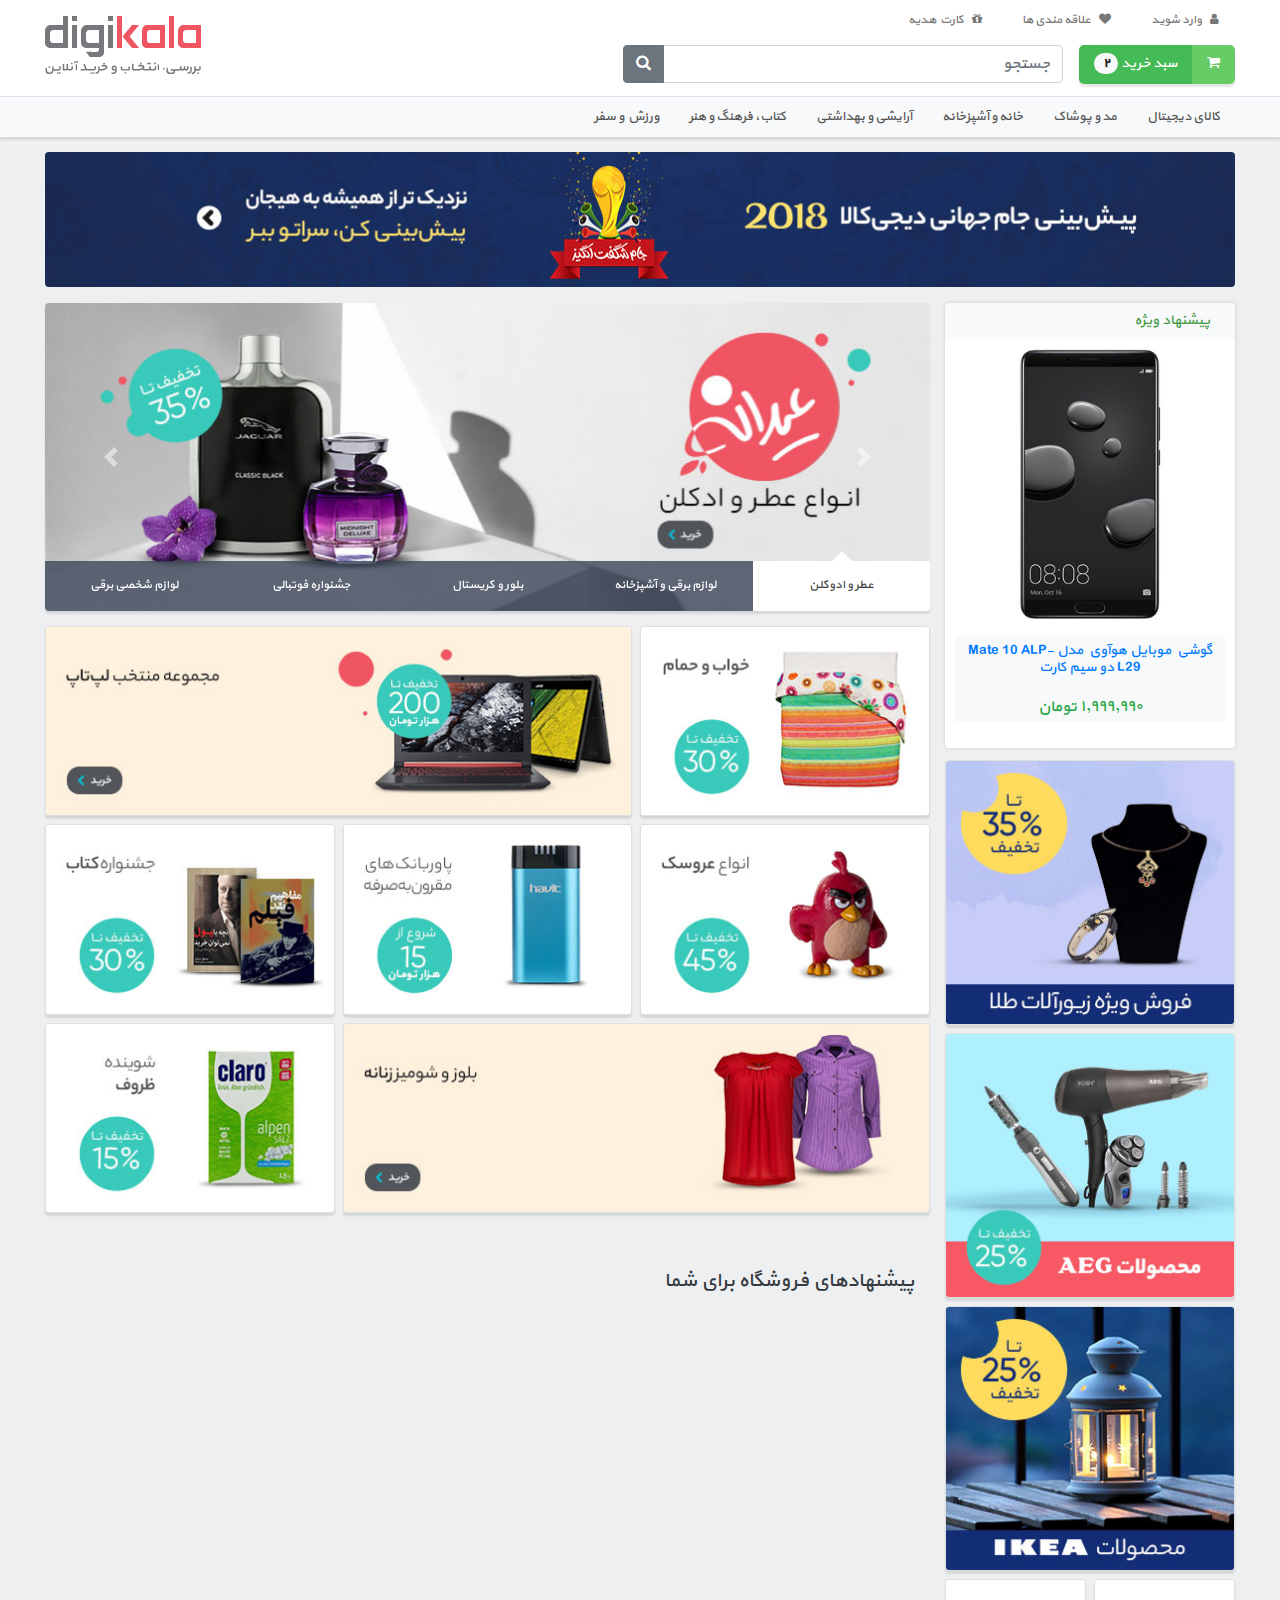
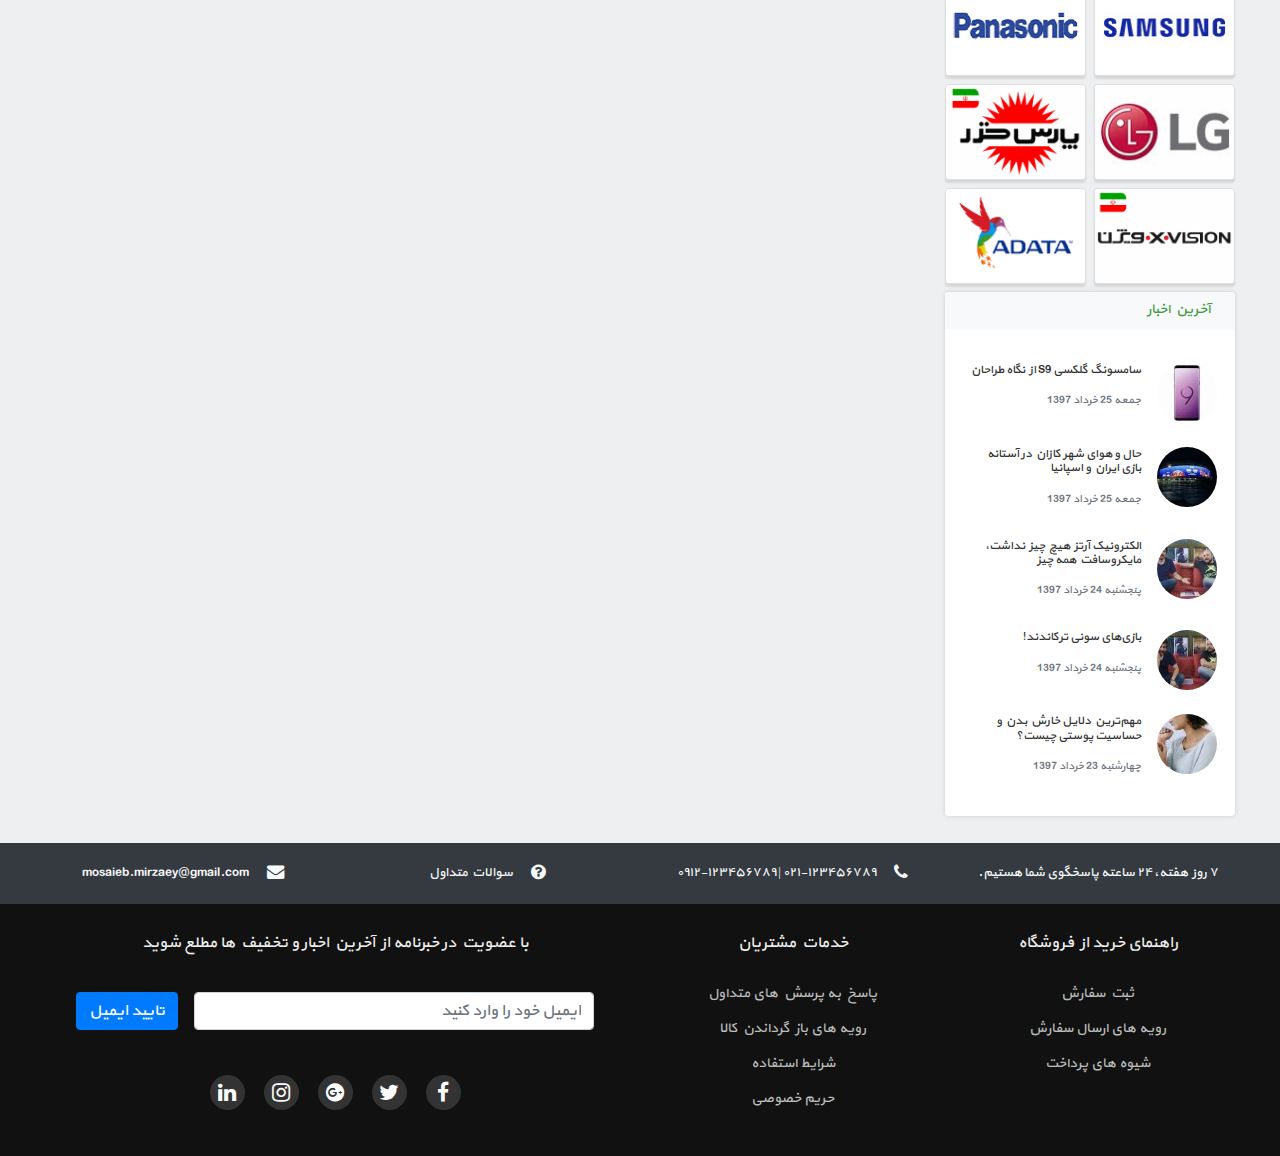
<file: pages/Online Store 1/index.html>
<!DOCTYPE html>
<html lang="fa">
<head>
    <meta charset="utf-8">
    <meta name="viewport" content="width=device-width initial-scale=1 shrink-to-fit=no">
    <title>Digikala_Mirzaey</title>
    <link rel="stylesheet" href="css/bootstrap.min.css">
    <link rel="stylesheet" href="css/font-awesome.min.css">
    <link rel="stylesheet" href="css/rtl.css">
    <link rel="stylesheet" href="css/animate.min.css">
    <link rel="stylesheet" href="css/owl.carousel.min.css">
    <link rel="stylesheet" href="css/owl.theme.default.min.css">
    <link rel="stylesheet" href="css/style.css">

    <style>
        .item-1 {
            background-color: green;
            font-size: 60px;
            color: white;
            text-align: center;
            padding:40px;
            margin: 10px;
        }
    </style>
</head>

<body>
<header>
<div class="container-fluid">
    <div class="row">
        <div class="col-md-8" id="head-tools">
            <div>
                <ul class="list-unstyled d-flex justify-content-around justify-content-md-start pr-md-3">
                    <li>
                        <a href="#"><i class="fa fa-user"></i><span class="d-none d-md-inline">وارد شوید</span></a>
                    </li>
                    <li>
                        <a href="#"><i class="fa fa-heart"></i><span class="d-none d-md-inline">علاقه مندی ها</span></a>
                    </li>
                    <li>
                        <a href="#"><i class="fa fa-gift"></i><span class="d-none d-md-inline">کارت هدیه</span></a>
                    </li>
                    <li class="d-md-none">
                        <a href="#"><i class="fa fa-shopping-cart"></i><span class="badge badge-pill badge-success">۲</span></a>
                    </li>
                </ul>
            </div>
            <div class="d-none d-md-flex">
                <div id="basket">
                    <a href="#" class="my-shadow">
                        <span class="basket-icon"><i class="fa fa-shopping-cart"></i></span>
                        <span class="basket-text">سبد خرید <span class="badge badge-pill badge-light">۲</span></span>
                    </a>
                </div>
                <div id="search" class="mr-3">
                    <form>
                       <div class="input-group">
                           <input type="search" class="form-control" placeholder="جستجو" />
                           <div class="input-group-append">
                               <button type="submit" class="btn btn-secondary"><i class="fa fa-search"></i></button>
                           </div>
                       </div>
                    </form>
                </div>
            </div>
        </div>
        <div id="logo" class="col-md-4 d-none d-md-block text-left">
            <img src="images/logo.png">
        </div>
    </div>
</div>
</header>

<section class="bg-light my-shadow border-top" id="top-menu">
    <div class="container-fluid">
        <div class="row">
            <div class="col">
                <nav class="navbar navbar-expand-md navbar-light">
                    <button class="navbar-toggler" type="button" data-toggle="collapse" data-target="#navbar">
                        <span class="navbar-toggler-icon"></span>
                    </button>
                    <form class="d-md-none">
                        <div class="input-group">
                            <input type="search" class="form-control" placeholder="جستجو" />
                            <div class="input-group-append">
                                <button type="submit" class="btn btn-secondary"><i class="fa fa-search"></i></button>
                            </div>
                        </div>
                    </form>
                    <div class="collapse navbar-collapse" id="navbar">
                        <div class="navbar-nav">
                            <a href="#" class="nav-item nav-link">کالای دیجیتال</a>
                            <a href="#" class="nav-item nav-link">مد و پوشاک</a>
                            <a href="#" class="nav-item nav-link">خانه و آشپزخانه</a>
                            <a href="#" class="nav-item nav-link">آرایشی و بهداشتی</a>
                            <a href="#" class="nav-item nav-link">کتاب، فرهنگ و هنر</a>
                            <a href="#" class="nav-item nav-link">ورزش و سفر</a>
                        </div>
                    </div>
                </nav>
            </div>
        </div>
    </div>
</section>

<main>
    <div class="container-fluid">
        <div class="row mb-3">
            <div class="col">
                <a href="#">
                    <img src="images/banner1.jpg" alt="banner-1" class="w-100 rounded d-md-none">
                    <img src="images/banner2.jpg" alt="banner-2" class="w-100 rounded d-none d-md-block">
                </a>
            </div>
        </div>
        <div class="row">
            <div class="col-3 d-none d-lg-block pl-0">
                <div class="row">
                    <div class="col">
                        <div class="section-box" id="offer">
                            <header class="section-header">
                                <h3>پیشنهاد ویژه</h3>
                            </header>
                            <div class="box-content">
                                <a href="#">
                                    <img src="images/offer.jpg" class="w-100" alt="Mate 10 ALP">
                                </a>
                                <h4 class="text-center p-2 mt-3 mb-0 bg-light">
                                    <a href="#">
                                        گوشي موبايل هوآوي مدل Mate 10 ALP-L29 دو سيم‌ کارت
                                    </a>
                                </h4>
                                    <p class="text-center text-success bg-light pt-2">
                                        ۱,۹۹۹,۹۹۰ تومان
                                    </p>
                            </div>
                        </div>
                    </div>
                </div>
                <div class="row">
                    <div class="col-12">
                        <div class="card my-shadow mb-2"><a href="#">
                            <img src="images/sidebar/1.jpg" alt="banner" class="card-img">
                        </a>
                        </div>
                    </div>
                    <div class="col-12">
                        <div class="card my-shadow mb-2"><a href="#">
                            <img src="images/sidebar/2.jpg" alt="banner" class="card-img">
                        </a>
                        </div>
                    </div>
                    <div class="col-12">
                        <div class="card my-shadow mb-2"><a href="#">
                            <img src="images/sidebar/3.jpg" alt="banner" class="card-img">
                        </a>
                        </div>
                    </div>
                </div>
                <div class="row">
                    <div class="col-6 pl-1">
                        <div class="card my-shadow mb-2">
                            <a href="#">
                                <img src="images/brand/1.png" alt="brand" class="card-img">
                            </a>
                        </div>
                    </div>
                    <div class="col-6 pr-1">
                        <div class="card my-shadow mb-2">
                            <a href="#">
                                <img src="images/brand/2.png" alt="brand" class="card-img">
                            </a>
                        </div>
                    </div>
                    <div class="col-6 pl-1">
                        <div class="card my-shadow mb-2">
                            <a href="#">
                                <img src="images/brand/3.png" alt="brand" class="card-img">
                            </a>
                        </div>
                    </div>
                    <div class="col-6 pr-1">
                        <div class="card my-shadow mb-2">
                            <a href="#">
                                <img src="images/brand/4.png" alt="brand" class="card-img">
                            </a>
                        </div>
                    </div>
                    <div class="col-6 pl-1">
                        <div class="card my-shadow mb-2">
                            <a href="#">
                                <img src="images/brand/5.png" alt="brand" class="card-img">
                            </a>
                        </div>
                    </div>
                    <div class="col-6 pr-1">
                        <div class="card my-shadow mb-2">
                            <a href="#">
                                <img src="images/brand/6.png" alt="brand" class="card-img">
                            </a>
                        </div>
                    </div>
                </div>
                <div class="row">
                    <div class="col">
                        <div class="section-box">
                            <header class="section-header">
                                <h3>آخرین اخبار</h3>
                            </header>
                            <div class="box-content">
                                <div class="media my-4 mr-2">
                                    <a href="#"><img src="images/news/1.jpg" class="rounded-circle ml-3"></a>
                                    <div class="media-body ml-3">
                                        <h6><a href="#">سامسونگ گلکسی S9 از نگاه طراحان</a> </h6>
                                        <span class="text-muted">جمعه 25 خرداد 1397</span>
                                    </div>
                                </div>
                                <div class="media my-4 mr-2">
                                    <a href="#"><img src="images/news/2.jpg" class="rounded-circle ml-3"></a>
                                    <div class="media-body ml-3">
                                        <h6><a href="#">حال و هوای شهر کازان در آستانه بازی ایران و اسپانیا</a> </h6>
                                        <span class="text-muted">جمعه 25 خرداد 1397</span>
                                    </div>
                                </div>
                                <div class="media my-4 mr-2">
                                    <a href="#"><img src="images/news/3.jpg" class="rounded-circle ml-3"></a>
                                    <div class="media-body ml-3">
                                        <h6><a href="#">الکترونیک آرتز هیچ چیز نداشت، مایکروسافت همه چیز</a> </h6>
                                        <span class="text-muted">پنجشنبه 24 خرداد 1397</span>
                                    </div>
                                </div>
                                <div class="media my-4 mr-2">
                                    <a href="#"><img src="images/news/4.jpg" class="rounded-circle ml-3"></a>
                                    <div class="media-body ml-3">
                                        <h6><a href="#">بازی‌های سونی ترکاندند!</a> </h6>
                                        <span class="text-muted">پنجشنبه 24 خرداد 1397</span>
                                    </div>
                                </div>
                                <div class="media my-4 mr-2">
                                    <a href="#"><img src="images/news/5.jpg" class="rounded-circle ml-3"></a>
                                    <div class="media-body ml-3">
                                        <h6><a href="#">مهم‌ترین دلایل خارش بدن و حساسیت پوستی چیست؟</a> </h6>
                                        <span class="text-muted">چهارشنبه 23 خرداد 1397</span>
                                    </div>
                                </div>
                            </div>
                        </div>
                    </div>
                </div>
            </div>
            <div class="col-lg-9">
                <div class="row">
                    <div class="col">
                        <div id="top-slider" class="carousel slide my-shadow carousel-fade" data-ride="carousel">
                            <div class="carousel-inner">
                                <div class="carousel-item active">
                                    <img class="d-block w-100" src="images/slider/1.jpg" alt="nature">
                                </div>
                                <div class="carousel-item">
                                    <img class="d-block w-100" src="images/slider/2.jpg" alt="nature">
                                </div>
                                <div class="carousel-item">
                                    <img class="d-block w-100" src="images/slider/3.jpg" alt="nature">
                                </div>
                                <div class="carousel-item">
                                    <img class="d-block w-100" src="images/slider/4.jpg" alt="nature">
                                </div>
                                <div class="carousel-item">
                                    <img class="d-block w-100" src="images/slider/5.jpg" alt="nature">
                                </div>
                            </div>
                            <a href="#top-slider" class="carousel-control-prev" data-slide="prev">
                                <span class="carousel-control-prev-icon"></span>
                            </a>
                            <a href="#top-slider" class="carousel-control-next" data-slide="next">
                                <span class="carousel-control-next-icon"></span>
                            </a>
                            <footer class="d-none d-md-block">
                                <ol class="carousel-indicators">
                                    <li data-target="#top-slider" data-slide-to="0" class="active">عطر و ادوکلن</li>
                                    <li data-target="#top-slider" data-slide-to="1">لوازم برقی و آشپزخانه</li>
                                    <li data-target="#top-slider" data-slide-to="2">بلور و کریستال</li>
                                    <li data-target="#top-slider" data-slide-to="3">جشنواره فوتبالی</li>
                                    <li data-target="#top-slider" data-slide-to="4">لوازم شخصی برقی</li>
                                </ol>
                            </footer>
                        </div>
                    </div>
                </div>
                <div class="row mb-5" id="banners">
                    <col-12 class="col-sm-4 mb-2 px-1">
                        <div class="card my-shadow">
                            <a href="#">
                                <img class="card-img" src="images/discount/1.jpg" alt="banner-main">
                            </a>
                        </div>
                    </col-12>
                    <col-12 class="col-sm-8 mb-2 px-1">
                        <div class="card my-shadow">
                            <a href="#">
                                <img class="card-img" src="images/discount/2.jpg" alt="banner-main">
                            </a>
                        </div>
                    </col-12>
                    <col-12 class="col-sm-4 mb-2 px-1">
                        <div class="card my-shadow">
                            <a href="#">
                                <img class="card-img" src="images/discount/3.jpg" alt="banner-main">
                            </a>
                        </div>
                    </col-12>
                    <col-12 class="col-sm-4 mb-2 px-1">
                        <div class="card my-shadow">
                            <a href="#">
                                <img class="card-img" src="images/discount/4.jpg" alt="banner-main">
                            </a>
                        </div>
                    </col-12>
                    <col-12 class="col-sm-4 mb-2 px-1">
                        <div class="card my-shadow">
                            <a href="#">
                                <img class="card-img" src="images/discount/5.jpg" alt="banner-main">
                            </a>
                        </div>
                    </col-12>
                    <col-12 class="col-sm-8 mb-2 px-1">
                        <div class="card my-shadow">
                            <a href="#">
                                <img class="card-img" src="images/discount/6.jpg" alt="banner-main">
                            </a>
                        </div>
                    </col-12>
                    <col-12 class="col-sm-4 mb-2 px-1">
                        <div class="card my-shadow">
                            <a href="#">
                                <img class="card-img" src="images/discount/7.jpg" alt="banner-main">
                            </a>
                        </div>
                    </col-12>
                </div>

<!--             ----------------------------------   پیشنهادهای فروشگاه-موبایل-------------------------------------------->

                <div class="row mt-5 mb-3">
                    <div class="col">
                        <h5 class="pr-3 text-dark">
                            پیشنهادهای فروشگاه برای شما
                        </h5>
                    </div>
                </div>
                <div class="row wow fadeInUp" data-wow-delay="0.3s">
                    <div class="col">
                        <section class="section-box" id="kurd">
                        <header class="section-header">
                            <h3>گوشی موبایل</h3>
                        </header>
                        <div class="box-content">
                            <div class="owl-carousel">
                                <div class="card border-0 mx-xl-3">
                                    <a href="#"><img src="images/owl/1.jpg" alt="mobile-1" class="card-img-top"></a>
                                    <div class="text-center py-2">
                                        <h6 class="text-truncate">گوشي موبايل ال جي مدل V30 Plus</h6>
                                        <p class="text-success mb-0">۱,۹۹۹,۹۹۰ تومان</p>
                                    </div>
                                </div>
                                <div class="card border-0 mx-xl-3">
                                    <a href="#"><img src="images/owl/2.jpg" alt="mobile-2" class="card-img-top"></a>
                                    <div class="text-center py-2">
                                        <h6 class="text-truncate">گوشي موبايل اپل مدل iPhone X ظرفيت 64 گيگابايت</h6>
                                        <p class="text-success mb-0">۱,۹۹۹,۹۹۰ تومان</p>
                                    </div>
                                </div>
                                <div class="card border-0 mx-xl-3">
                                    <a href="#"><img src="images/owl/3.jpg" alt="mobile-3" class="card-img-top"></a>
                                    <div class="text-center py-2">
                                        <h6 class="text-truncate">گوشي موبايل هوآوي مدل Mate 10 lite RNE-L21 دو سيم‌ کارت</h6>
                                        <p class="text-success mb-0">۱,۹۹۹,۹۹۰ تومان</p>
                                    </div>
                                </div>
                                <div class="card border-0 mx-xl-3">
                                    <a href="#"><img src="images/owl/4.jpg" alt="mobile-4" class="card-img-top"></a>
                                    <div class="text-center py-2">
                                        <h6 class="text-truncate">گوشي موبايل اپل مدل iPhone 8 ظرفيت 64 گيگابايت</h6>
                                        <p class="text-success mb-0">۱,۹۹۹,۹۹۰ تومان</p>
                                    </div>
                                </div>
                                <div class="card border-0 mx-xl-3">
                                    <a href="#"><img src="images/owl/5.jpg" alt="mobile-5" class="card-img-top"></a>
                                    <div class="text-center py-2">
                                        <h6 class="text-truncate">گوشي موبايل نوکيا مدل 5 دو سيم کارت</h6>
                                        <p class="text-success mb-0">۱,۹۹۹,۹۹۰ تومان</p>
                                    </div>
                                </div>
                                <div class="card border-0 mx-xl-3">
                                    <a href="#"><img src="images/owl/6.jpg" alt="mobile-6" class="card-img-top"></a>
                                    <div class="text-center py-2">
                                        <h6 class="text-truncate">گوشي موبايل هوآوي مدل P Smart FIG-LA1 دو سيم کارت</h6>
                                        <p class="text-success mb-0">۱,۹۹۹,۹۹۰ تومان</p>
                                    </div>
                                </div>
                                <div class="card border-0 mx-xl-3">
                                    <a href="#"><img src="images/owl/7.jpg" alt="mobile-7" class="card-img-top"></a>
                                    <div class="text-center py-2">
                                        <h6 class="text-truncate">گوشي موبايل نوکيا مدل 1046-7Plus TA دو سيم کارت ظرفيت 64 گيگابايت</h6>
                                        <p class="text-success mb-0">۱,۹۹۹,۹۹۰ تومان</p>
                                    </div>
                                </div>
                                <div class="card border-0 mx-xl-3">
                                    <a href="#"><img src="images/owl/8.jpg" alt="mobile-8" class="card-img-top"></a>
                                    <div class="text-center py-2">
                                        <h6 class="text-truncate">گوشي موبايل هوآوي مدل Y7 Prime 2018 دو سيم کارت</h6>
                                        <p class="text-success mb-0">۱,۹۹۹,۹۹۰ تومان</p>
                                    </div>
                                </div>
                                <div class="card border-0 mx-xl-3">
                                    <a href="#"><img src="images/owl/9.jpg" alt="mobile-9" class="card-img-top"></a>
                                    <div class="text-center py-2">
                                        <h6 class="text-truncate">گوشي موبايل هوآوي مدل Y7 Prime 2018 دو سيم کارت</h6>
                                        <p class="text-success mb-0">۱,۹۹۹,۹۹۰ تومان</p>
                                    </div>
                                </div>
                                <div class="card border-0 mx-xl-3">
                                    <a href="#"><img src="images/owl/10.jpg" alt="mobile-10" class="card-img-top"></a>
                                    <div class="text-center py-2">
                                        <h6 class="text-truncate">گوشي موبايل نوکيا مدل Sirocco ظرفيت 128 گيگابايت</h6>
                                        <p class="text-success mb-0">۱,۹۹۹,۹۹۰ تومان</p>
                                    </div>
                                </div>
                            </div>
                        </div>
                    </section>
                    </div>
                </div>


<!--             ----------------------------------   پیشنهادهای فروشگاه- خانه و آشپزخانه-------------------------------------------->

                <div class="row wow fadeInUp" data-wow-delay="0.3s">
                    <div class="col">
                        <section class="section-box">
                            <header class="section-header">
                                <h3>خانه، آشپزخانه و ابزار</h3>
                            </header>
                            <div class="box-content">
                                <div class="owl-carousel">
                                    <div class="card border-0 mx-5 mx-xl-3">
                                        <a href="#">
                                            <img src="images/owl/11.jpg" class="card-img-top"/>
                                        </a>
                                        <div class="text-center py-2">
                                            <h6 class="text-truncate">برنج هاشمي ممتاز خشکپاک مقدار 3 کيلوگرم</h6>
                                            <p class="text-success mb-0">۱,۹۹۹,۹۹۰ تومان</p>
                                        </div>
                                    </div>
                                    <div class="card border-0 mx-5 mx-xl-3">
                                        <a href="#">
                                            <img src="images/owl/12.jpg" class="card-img-top"/>
                                        </a>
                                        <div class="text-center py-2">
                                            <h6 class="text-truncate">مجموعه 16 عددي ابزار لچ جي تولز مدل LC8016</h6>
                                            <p class="text-success mb-0">۱,۹۹۹,۹۹۰ تومان</p>
                                        </div>
                                    </div>
                                    <div class="card border-0 mx-5 mx-xl-3">
                                        <a href="#">
                                            <img src="images/owl/13.jpg" class="card-img-top"/>
                                        </a>
                                        <div class="text-center py-2">
                                            <h6 class="text-truncate">پيچ گوشتي شارژي اينهل مدل TC-SD 3.6 Li</h6>
                                            <p class="text-success mb-0">۱,۹۹۹,۹۹۰ تومان</p>
                                        </div>
                                    </div>
                                    <div class="card border-0 mx-5 mx-xl-3">
                                        <a href="#">
                                            <img src="images/owl/14.jpg" class="card-img-top"/>
                                        </a>
                                        <div class="text-center py-2">
                                            <h6 class="text-truncate">تن ماهي در روغن سويا اويلا مقدار 180 گرم بسته 4 عددي</h6>
                                            <p class="text-success mb-0">۱,۹۹۹,۹۹۰ تومان</p>
                                        </div>
                                    </div>
                                    <div class="card border-0 mx-5 mx-xl-3">
                                        <a href="#">
                                            <img src="images/owl/15.jpg" class="card-img-top"/>
                                        </a>
                                        <div class="text-center py-2">
                                            <h6 class="text-truncate">سطل و زمين شوي فلاي موپ مدل Chariot 1S</h6>
                                            <p class="text-success mb-0">۱,۹۹۹,۹۹۰ تومان</p>
                                        </div>
                                    </div>
                                    <div class="card border-0 mx-5 mx-xl-3">
                                        <a href="#">
                                            <img src="images/owl/16.jpg" class="card-img-top"/>
                                        </a>
                                        <div class="text-center py-2">
                                            <h6 class="text-truncate">پيچ گوشتي شارژي سل مدل Li1-3</h6>
                                            <p class="text-success mb-0">۱,۹۹۹,۹۹۰ تومان</p>
                                        </div>
                                    </div>
                                    <div class="card border-0 mx-5 mx-xl-3">
                                        <a href="#">
                                            <img src="images/owl/17.jpg" class="card-img-top"/>
                                        </a>
                                        <div class="text-center py-2">
                                            <h6 class="text-truncate">ست چاقوي 6 پارچه لاکي مدل LK-NS07</h6>
                                            <p class="text-success mb-0">۱,۹۹۹,۹۹۰ تومان</p>
                                        </div>
                                    </div>
                                    <div class="card border-0 mx-5 mx-xl-3">
                                        <a href="#">
                                            <img src="images/owl/18.jpg" class="card-img-top"/>
                                        </a>
                                        <div class="text-center py-2">
                                            <h6 class="text-truncate">تلويزيون ال اي دي هوشمند سامسونگ مدل 50MU7980 سايز 50 اينچ</h6>
                                            <p class="text-success mb-0">۱,۹۹۹,۹۹۰ تومان</p>
                                        </div>
                                    </div>
                                    <div class="card border-0 mx-5 mx-xl-3">
                                        <a href="#">
                                            <img src="images/owl/19.jpg" class="card-img-top"/>
                                        </a>
                                        <div class="text-center py-2">
                                            <h6 class="text-truncate">مجموعه کنسول بازی سونی مدل Playstation 4 Pro کد CUH-7116B Region 2</h6>
                                            <p class="text-success mb-0">۱,۹۹۹,۹۹۰ تومان</p>
                                        </div>
                                    </div>
                                    <div class="card border-0 mx-5 mx-xl-3">
                                        <a href="#">
                                            <img src="images/owl/20.jpg" class="card-img-top"/>
                                        </a>
                                        <div class="text-center py-2">
                                            <h6 class="text-truncate">عسل طبيعي زنبور شانا مقدار 870 گرم</h6>
                                            <p class="text-success mb-0">۱,۹۹۹,۹۹۰ تومان</p>
                                        </div>
                                    </div>
                                </div>
                            </div>
                        </section>
                    </div>
                </div>


<!--             ----------------------------------   پیشنهادهای فروشگاه- موتورسیکلت -------------------------------------------->

                <div class="row wow fadeInUp" data-wow-delay="0.3s">
                    <div class="col">
                        <section class="section-box">
                            <header class="section-header">
                                <h3>موتور سیکلت</h3>
                            </header>
                            <div class="box-content">
                                <div class="owl-carousel">
                                    <div class="card border-0 mx-5 mx-xl-3">
                                        <a href="#">
                                            <img src="images/owl/21.jpg" class="card-img-top"/>
                                        </a>
                                        <div class="text-center py-2">
                                            <h6 class="text-truncate">موتورسیکلت تی وی اس مدل HLX 150 cc  سال 1397</h6>
                                            <p class="text-success mb-0">۱,۹۹۹,۹۹۰ تومان</p>
                                        </div>
                                    </div>
                                    <div class="card border-0 mx-5 mx-xl-3">
                                        <a href="#">
                                            <img src="images/owl/22.jpg" class="card-img-top"/>
                                        </a>
                                        <div class="text-center py-2">
                                            <h6 class="text-truncate">موتورسیکلت سوزوکی مدل Gixxer </h6>
                                            <p class="text-success mb-0">۱,۹۹۹,۹۹۰ تومان</p>
                                        </div>
                                    </div>
                                    <div class="card border-0 mx-5 mx-xl-3">
                                        <a href="#">
                                            <img src="images/owl/23.jpg" class="card-img-top"/>
                                        </a>
                                        <div class="text-center py-2">
                                            <h6 class="text-truncate">موتورسیکلت تی وی اس مدل Apache RTR 150 سال 1395</h6>
                                            <p class="text-success mb-0">۱,۹۹۹,۹۹۰ تومان</p>
                                        </div>
                                    </div>
                                    <div class="card border-0 mx-5 mx-xl-3">
                                        <a href="#">
                                            <img src="images/owl/24.jpg" class="card-img-top"/>
                                        </a>
                                        <div class="text-center py-2">
                                            <h6 class="text-truncate">موتورسیکلت باجاج مدل Discover 125 سال 1395</h6>
                                            <p class="text-success mb-0">۱,۹۹۹,۹۹۰ تومان</p>
                                        </div>
                                    </div>
                                    <div class="card border-0 mx-5 mx-xl-3">
                                        <a href="#">
                                            <img src="images/owl/25.jpg" class="card-img-top"/>
                                        </a>
                                        <div class="text-center py-2">
                                            <h6 class="text-truncate">موتورسیکلت تی وی اس مدل وگو 110 سال 1395</h6>
                                            <p class="text-success mb-0">۱,۹۹۹,۹۹۰ تومان</p>
                                        </div>
                                    </div>
                                    <div class="card border-0 mx-5 mx-xl-3">
                                        <a href="#">
                                            <img src="images/owl/26.jpg" class="card-img-top"/>
                                        </a>
                                        <div class="text-center py-2">
                                            <h6 class="text-truncate">موتورسيکلت بنلي مدل TNT 15 سال 1397</h6>
                                            <p class="text-success mb-0">۱,۹۹۹,۹۹۰ تومان</p>
                                        </div>
                                    </div>
                                    <div class="card border-0 mx-5 mx-xl-3">
                                        <a href="#">
                                            <img src="images/owl/27.jpg" class="card-img-top"/>
                                        </a>
                                        <div class="text-center py-2">
                                            <h6 class="text-truncate">موتورسيکلت سوزوکي مدل Gixxer SF سال 2018</h6>
                                            <p class="text-success mb-0">۱,۹۹۹,۹۹۰ تومان</p>
                                        </div>
                                    </div>
                                    <div class="card border-0 mx-5 mx-xl-3">
                                        <a href="#">
                                            <img src="images/owl/28.jpg" class="card-img-top"/>
                                        </a>
                                        <div class="text-center py-2">
                                            <h6 class="text-truncate">موتورسيکلت بنلي مدل TNT 25 سال 1397</h6>
                                            <p class="text-success mb-0">۱,۹۹۹,۹۹۰ تومان</p>
                                        </div>
                                    </div>
                                    <div class="card border-0 mx-5 mx-xl-3">
                                        <a href="#">
                                            <img src="images/owl/29.jpg" class="card-img-top"/>
                                        </a>
                                        <div class="text-center py-2">
                                            <h6 class="text-truncate">موتورسيکلت باجاج مدل Discover 150 سال 1395</h6>
                                            <p class="text-success mb-0">۱,۹۹۹,۹۹۰ تومان</p>
                                        </div>
                                    </div>
                                    <div class="card border-0 mx-5 mx-xl-3">
                                        <a href="#">
                                            <img src="images/owl/30.jpg" class="card-img-top"/>
                                        </a>
                                        <div class="text-center py-2">
                                            <h6 class="text-truncate">موتورسیکلت برقی نوین سیکلت مدل TDR2232 سال 1396</h6>
                                            <p class="text-success mb-0">۱,۹۹۹,۹۹۰ تومان</p>
                                        </div>
                                    </div>
                                </div>
                            </div>
                        </section>
                    </div>
                </div>

            </div>
        </div>
</main>

<footer>
    <div id="top-footer" class="bg-dark text-light">
        <div class="container-fluid">
            <div class="row">
                <div class="col-xl-3 col-md-6 text-center py-3">
                    <p class="mb-0">۷ روز هفته، ۲۴ ساعته پاسخگوی شما هستیم.</p>
                </div>
                <div class="col-xl-3 col-md-6 text-center py-3">
                    <p class="mb-0">
                        <i class="fa fa-phone fa-lg"></i>
                        <span class="mr-3">۰۲۱-۱۲۳۴۵۶۷۸۹ | ۰۹۱۲-۱۲۳۴۵۶۷۸۹</span>
                    </p>
                </div>
                <div class="col-xl-3 col-md-6 text-center py-3">
                    <p class="mb-0">
                        <i class="fa fa-question-circle fa-lg"></i>
                        <a href="#" class="text-light">
                            <span class="mr-3">سوالات متداول</span>
                        </a>
                    </p>
                </div>
                <div class="col-xl-3 col-md-6 text-center py-3">
                    <p class="mb-0">
                        <i class="fa fa-envelope fa-lg"></i>
                        <span class="mr-3">mosaieb.mirzaey@gmail.com</span>
                    </p>
                </div>
            </div>
        </div>
    </div>
    <div id="bottom-footer">
        <div class="container-fluid">
            <div class="row">
                <div class="col-sm-6 col-lg-3 mb-4 text-center">
                    <h5>راهنمای خرید از فروشگاه</h5>
                    <ul class="list-unstyled">
                        <li><a href="#">ثبت سفارش</a></li>
                        <li><a href="#">رویه های ارسال سفارش</a></li>
                        <li><a href="#">شیوه های پرداخت</a></li>
                    </ul>
                </div>
                <div class="col-sm-6 col-lg-3 mb-4 text-center">
                    <h5>خدمات مشتریان</h5>
                    <ul class="list-unstyled">
                        <li><a href="#">پاسخ به پرسش های متداول</a></li>
                        <li><a href="#">رویه های باز گرداندن کالا</a></li>
                        <li><a href="#">شرایط استفاده</a></li>
                        <li><a href="#">حریم خصوصی</a></li>
                    </ul>
                </div>
                <div class="col-lg-6 mb-4 text-center">
                    <h5>با عضویت در خبرنامه از آخرین اخبار و تخفیف ها مطلع شوید</h5>
                    <form class="my-4 d-flex justify-content-center" action="post">
                        <input class="form-control ml-3" type="email" placeholder="ایمیل خود را وارد کنید">
                        <button class="btn btn-primary" type="submit">تایید ایمیل</button>
                    </form>
                    <div class="links">
                        <a href="#"><i class="fa fa-facebook fa-lg"></i></a>
                        <a href="#"><i class="fa fa-twitter fa-lg"></i></a>
                        <a href="#"><i class="fa fa-google-plus-official fa-lg"></i></a>
                        <a href="#"><i class="fa fa-instagram fa-lg"></i></a>
                        <a href="#"><i class="fa fa-linkedin fa-lg"></i></a>
                    </div>
                </div>
            </div>
        </div>
    </div>
</footer>




<script src="js/jquery-3.3.1.min.js"></script>
<script src="js/popper.min.js"></script>
<script src="js/bootstrap.min.js"></script>
<script src="js/owl.carousel.min.js"></script>
<script src="js/wow.min.js"></script>
<script src="js/smooth-scroll.min.js"></script>
<script src="js/script.js"></script>
</body>
</html>
</file>
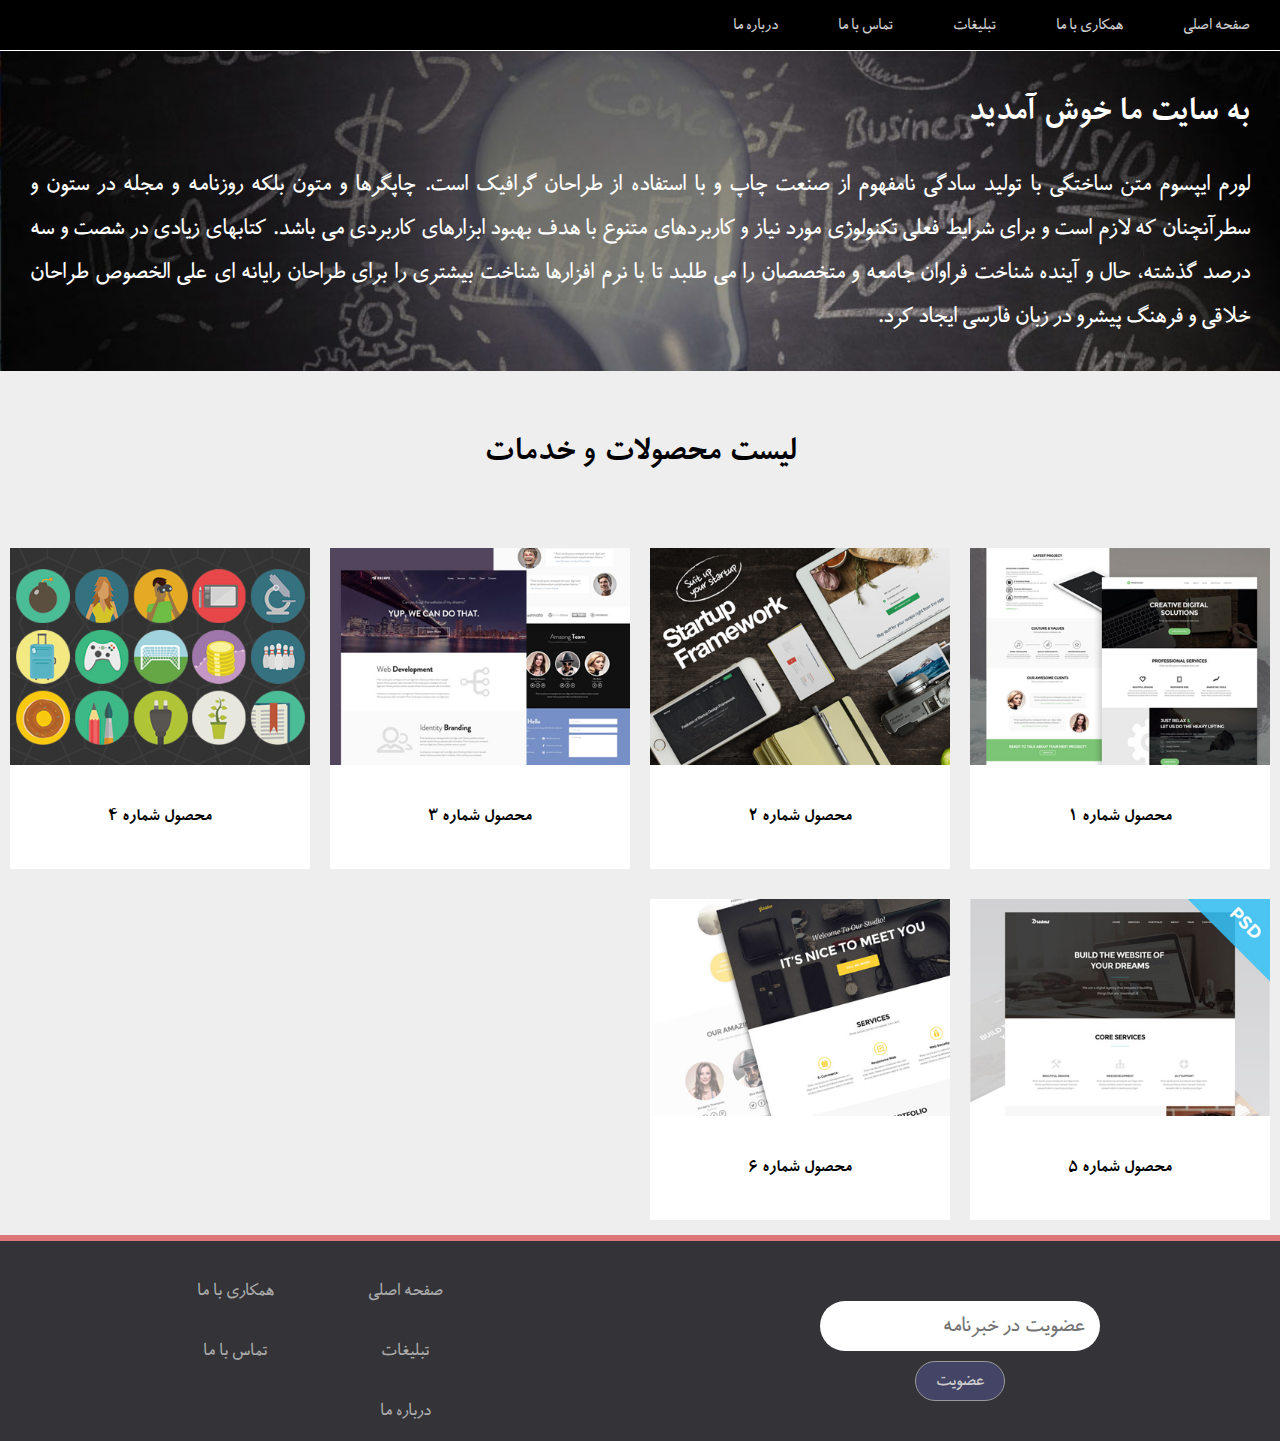
<file: pages/Online Store 2/index.html>
﻿<!DOCTYPE html>
<html>
<head>
    <title>Practical Example</title>
    <meta charset="utf-8" />
    <link href="grids.css" rel="stylesheet" />
    <link href="styles.css" rel="stylesheet" />
    <meta name="viewport" content="width=device-width, initial-scale=1.0" />
    <script src="jquery.js"></script>
    <script>
        $(function () {
            $('#nav span').click(function () {
                $('#nav ul').slideToggle();
            })
        });
    </script>
</head>
<body>
    <!-- Practical Example -->
    <div class="wrapper">
        <div class="row">
            <div id="nav">
                <span></span>
                <ul>
                    <li><a href="#">صفحه اصلی</a></li>
                    <li><a href="#">همکاری با ما</a></li>
                    <li><a href="#">تبلیغات</a></li>
                    <li><a href="#">تماس با ما</a></li>
                    <li><a href="#">درباره ما</a></li>
                </ul>
            </div>
        </div>
        <div class="row">
            <div id="header" class="col-xs-12">
                <h1>به سایت ما خوش آمدید</h1>
                <p>
                    لورم ایپسوم متن ساختگی با تولید سادگی نامفهوم از صنعت چاپ و با استفاده از طراحان گرافیک است.
                    چاپگرها و متون بلکه روزنامه و مجله در ستون و سطرآنچنان که لازم است و برای شرایط فعلی تکنولوژی مورد نیاز و کاربردهای متنوع با هدف بهبود ابزارهای کاربردی می باشد.
                    کتابهای زیادی در شصت و سه درصد گذشته، حال و آینده شناخت فراوان جامعه و متخصصان را می طلبد
                    تا با نرم افزارها شناخت بیشتری را برای طراحان رایانه ای علی الخصوص طراحان خلاقی و فرهنگ پیشرو در زبان فارسی ایجاد کرد.
                </p>
            </div>
        </div>
        <div class="row">
            <div class="col-xs-12">
                <div id="products">
                    <h2>لیست محصولات و خدمات</h2>
                </div>
            </div>
            <div class="col-xs-12 col-sm-6 col-md-4 col-lg-3">
                <div class="item">
                    <a href="#">
                        <img src="images/pic1.png" />
                        <h3>محصول شماره ۱</h3>
                    </a>
                </div>
            </div>
            <div class="col-xs-12 col-sm-6 col-md-4 col-lg-3">
                <div class="item">
                    <a href="#">
                        <img src="images/pic2.png" />
                        <h3>محصول شماره ۲</h3>
                    </a>
                </div>
            </div>
            <div class="col-xs-12 col-sm-6 col-md-4 col-lg-3">
                <div class="item">
                    <a href="#">
                        <img src="images/pic3.png" />
                        <h3>محصول شماره ۳</h3>
                    </a>
                </div>
            </div>
            <div class="col-xs-12 col-sm-6 col-md-4 col-lg-3">
                <div class="item">
                    <a href="#">
                        <img src="images/pic4.png" />
                        <h3>محصول شماره ۴</h3>
                    </a>
                </div>
            </div>
            <div class="col-xs-12 col-sm-6 col-md-4 col-lg-3">
                <div class="item">
                    <a href="#">
                        <img src="images/pic5.png" />
                        <h3>محصول شماره ۵</h3>
                    </a>
                </div>
            </div>
            <div class="col-xs-12 col-sm-6 col-md-4 col-lg-3">
                <div class="item">
                    <a href="#">
                        <img src="images/pic6.png" />
                        <h3>محصول شماره ۶</h3>
                    </a>
                </div>
            </div>
        </div>
    </div>
    <div id="footer">
        <div class="wrapper">
            <div class="row">
                <div class="col-xs-12 col-md-6">
                    <div id="newsletter">
                        <form>
                            <input type="email" placeholder="عضویت در خبرنامه" />
                            <input type="submit" value="عضویت" />
                        </form>
                    </div>
                </div>
                <div class="col-xs-12 col-md-6">
                    <div id="sitemap">
                        <ul>
                            <li><a href="#">صفحه اصلی</a></li>
                            <li><a href="#">همکاری با ما</a></li>
                            <li><a href="#">تبلیغات</a></li>
                            <li><a href="#">تماس با ما</a></li>
                            <li><a href="#">درباره ما</a></li>
                        </ul>
                    </div>
                </div>
            </div>
        </div>
    </div>
</body>
</html>
</file>
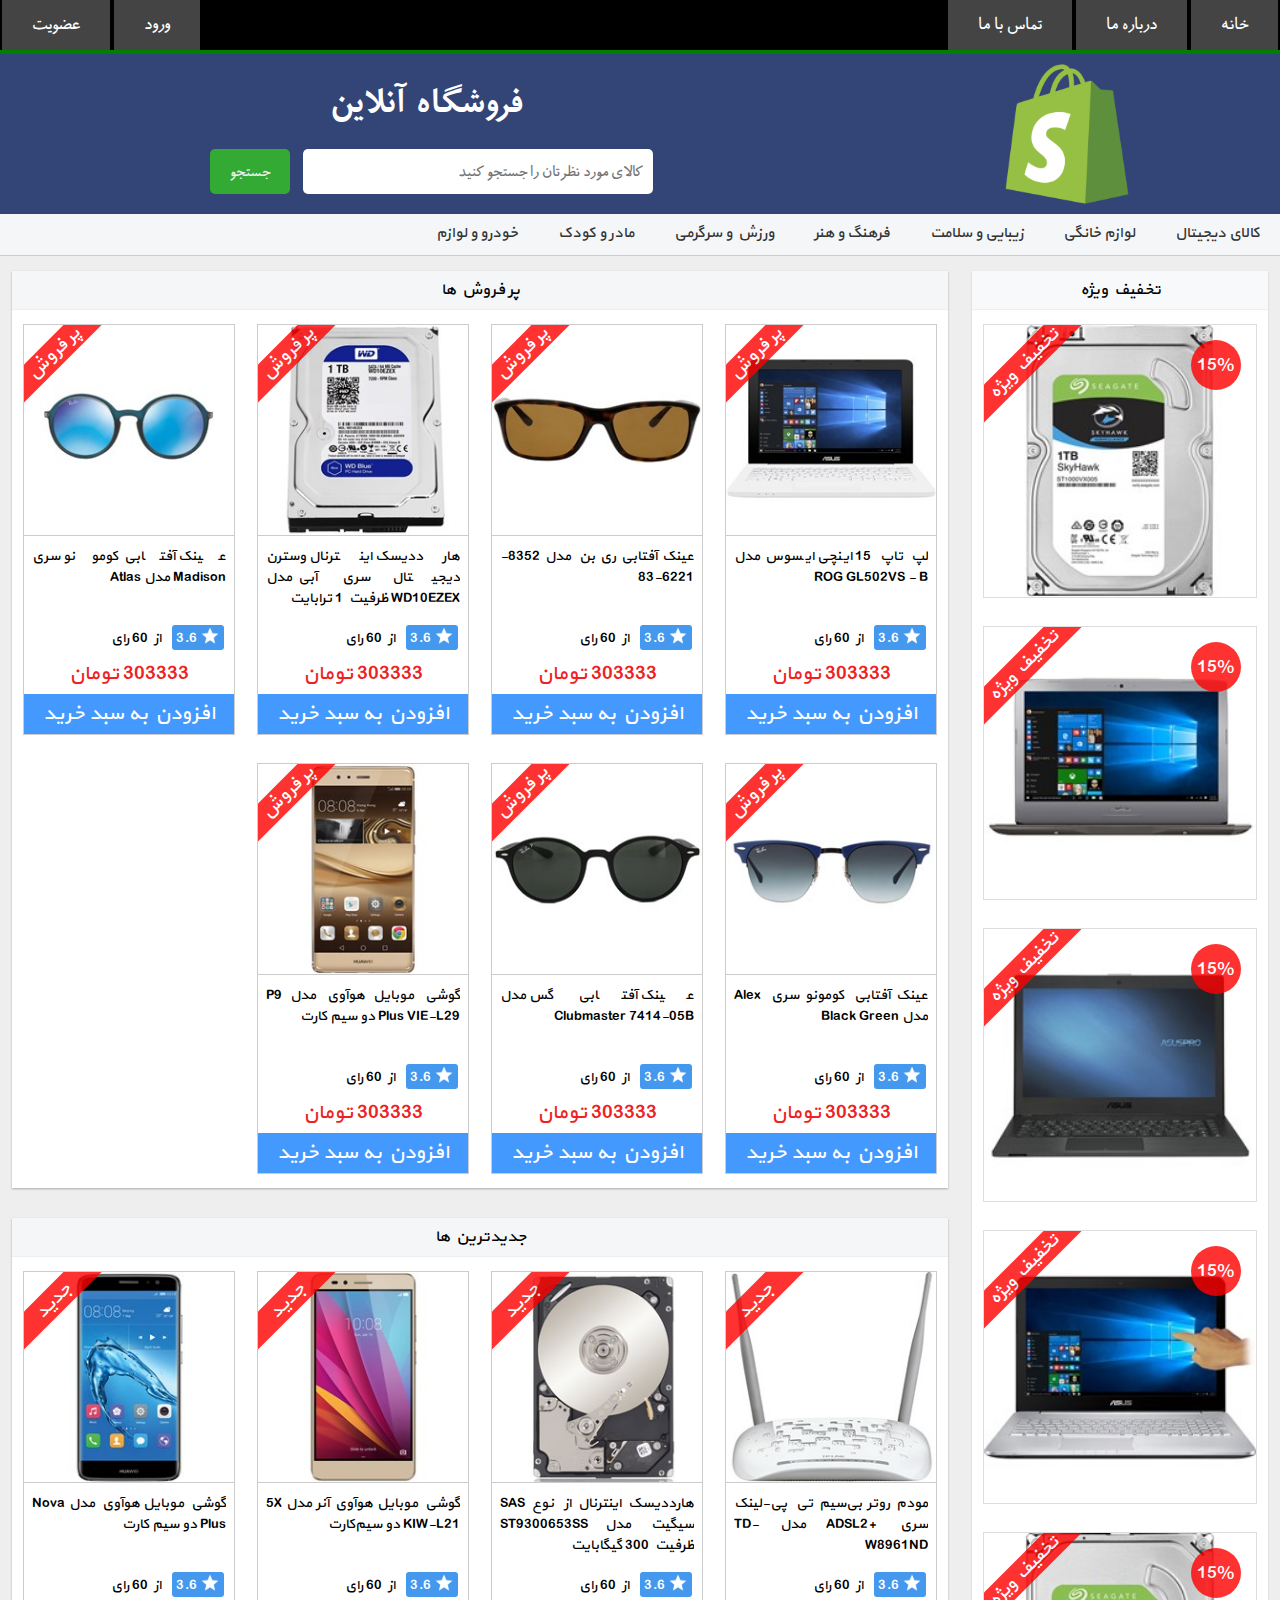
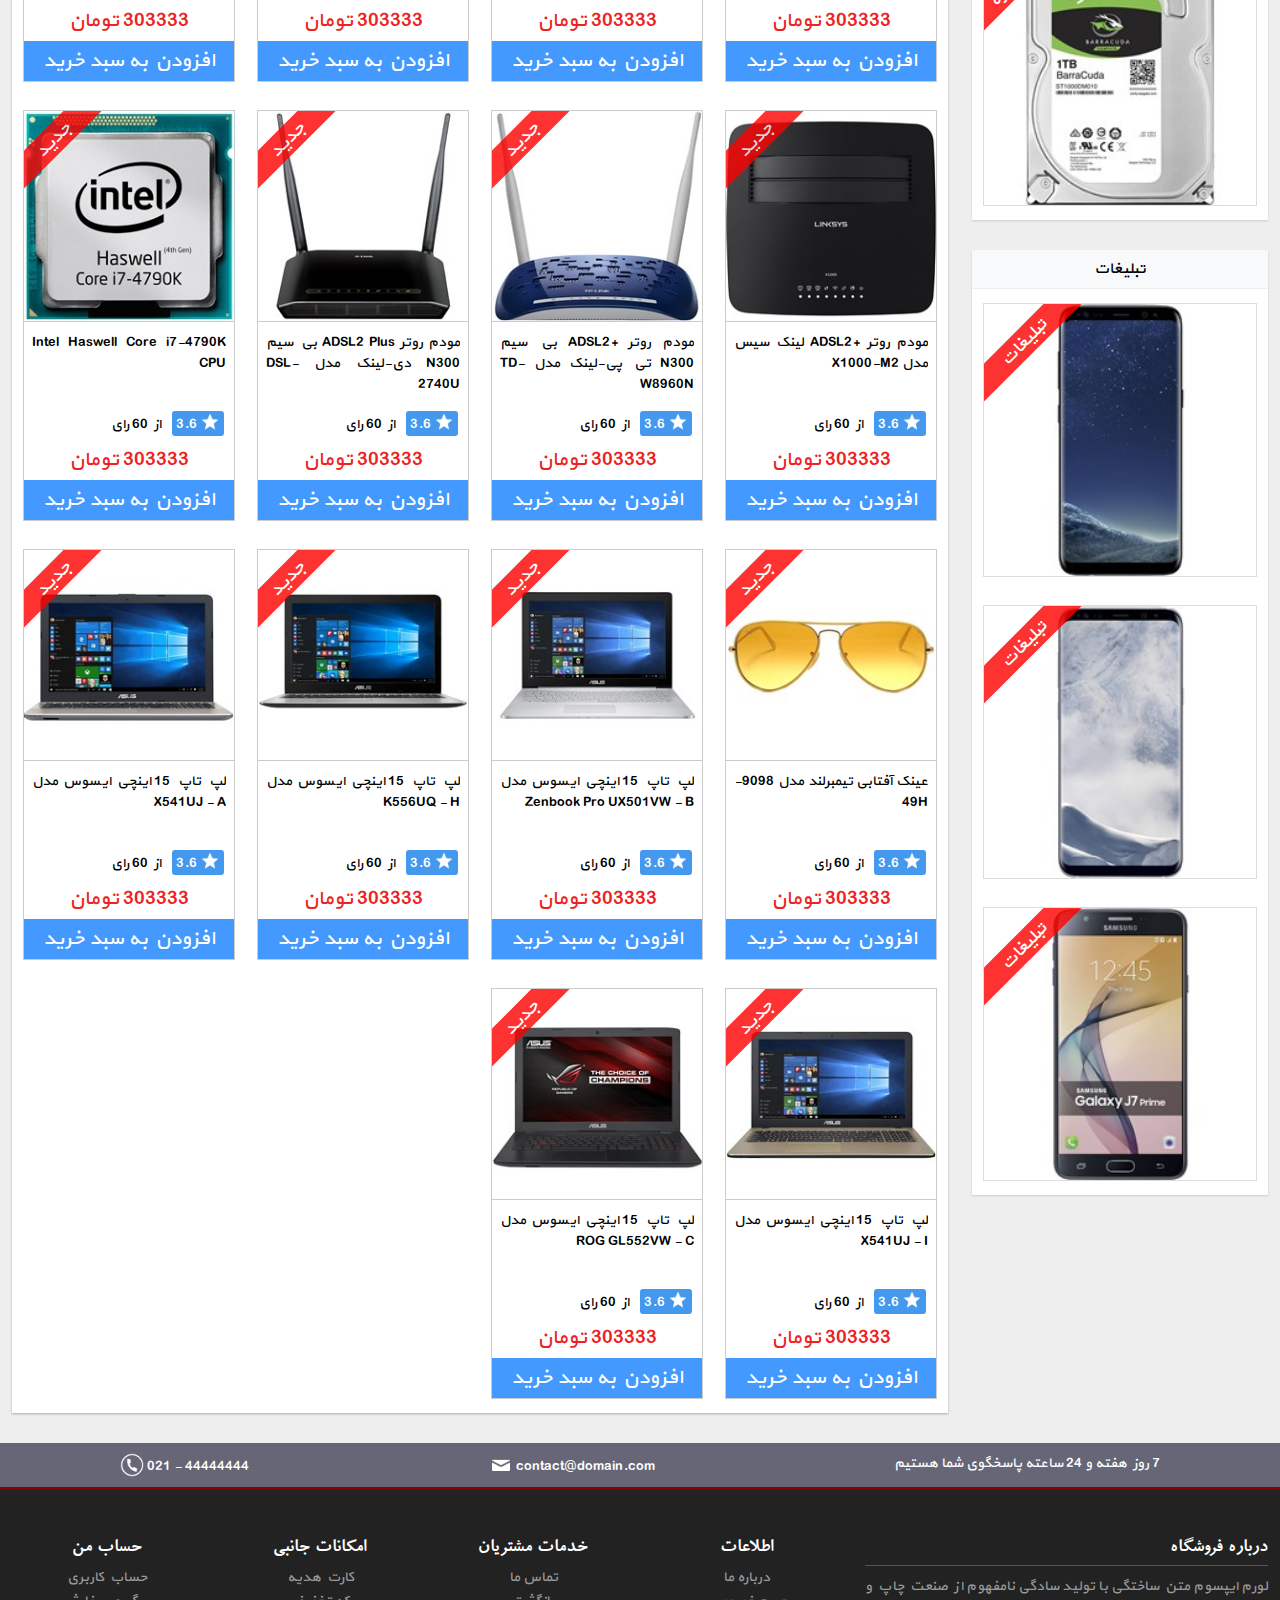
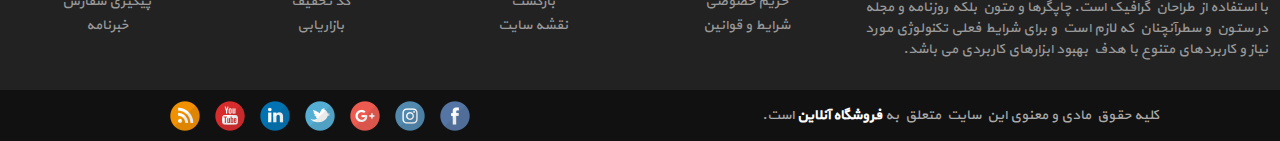
<file: pages/Online Store 3/index.html>
﻿<!DOCTYPE html>
<html>
<head>
    <title>Final Example</title>
    <meta charset="utf-8" />
    <link href="grids.css" rel="stylesheet" />
    <link href="styles.css" rel="stylesheet" />
    <meta name="viewport" content="width=device-width, initial-scale=1.0" />
    <script src="jquery.js"></script>
    <script>
        $(function () {
            $("#button1").click(function () {
                $("#topmenu ul").slideToggle();
                $("#cats").css("right", "-300px");
            });

            $("#button2").click(function () {
                if ($("#cats").css("right") == "-300px") {
                    $("#cats").css("right", "0");
                    $("#topmenu ul").slideUp();
                } else {
                    $("#cats").css("right", "-300px");
                }
            });

            $("#cats .plus").click(function (event) {
                $(this).parent().siblings("ul").slideToggle();
                event.preventDefault();
            });

            $(window).resize(function () {
                if ($("#cats").css("width") != "300px") {
                    $("#cats .submenu").slideUp();
                }
            });
        });
    </script>
</head>
<body>
    <!-- Final Example -->
    <div id="topmenu">
        <nav class="wrapper">
            <ul>
                <li><a href="#">خانه</a></li>
                <li><a href="#">درباره ما</a></li>
                <li><a href="#">تماس با ما</a></li>
                <li><a href="#">ورود</a></li>
                <li><a href="#">عضویت</a></li>
            </ul>
        </nav>
    </div>

    <img src="images/menu.png" id="button1" />
    <img src="images/menu.png" id="button2" />

    <header id="header">
        <div class="wrapper">
            <div class="row">
                <div id="logo" class="col-xs-12 col-sm-4">
                    <img src="images/logo.png" width="140" height="140" />
                </div>
                <div id="search" class="col-xs-12 col-sm-8">
                    <h1>فروشگاه آنلاین</h1>
                    <form>
                        <input type="search" name="search" placeholder="کالای مورد نظرتان را جستجو کنید" />
                        <input type="submit" value="جستجو" />
                    </form>
                </div>
            </div>
        </div>
    </header>

    <nav id="cats">
        <ul>
            <li class="item">
                <a href="#">کالای دیجیتال<span class="plus">+</span></a>
                <ul class="submenu">
                    <li class="subitem">
                        <a href="#">موبایل<span class="plus">+</span></a>
                        <ul class="submenu">
                            <li class="subitem"><a href="#">Apple</a></li>
                            <li class="subitem"><a href="#">Samsung</a></li>
                            <li class="subitem"><a href="#">LG</a></li>
                            <li class="subitem"><a href="#">HTC</a></li>
                            <li class="subitem"><a href="#">Sony</a></li>
                            <li class="subitem"><a href="#">Huawei</a></li>
                            <li class="subitem"><a href="#">Alcatel</a></li>
                            <li class="subitem"><a href="#">ASUS</a></li>
                            <li class="subitem"><a href="#">Lenovo</a></li>
                        </ul>
                    </li>
                    <li class="subitem">
                        <a href="#">تبلت و کتابخوان<span class="plus">+</span></a>
                        <ul class="submenu">
                            <li class="subitem"><a href="#">Apple</a></li>
                            <li class="subitem"><a href="#">Samsung</a></li>
                            <li class="subitem"><a href="#">LG</a></li>
                            <li class="subitem"><a href="#">HTC</a></li>
                            <li class="subitem"><a href="#">Sony</a></li>
                            <li class="subitem"><a href="#">Huawei</a></li>
                            <li class="subitem"><a href="#">Alcatel</a></li>
                            <li class="subitem"><a href="#">ASUS</a></li>
                            <li class="subitem"><a href="#">Lenovo</a></li>
                        </ul>
                    </li>
                    <li class="subitem">
                        <a href="#">لپ تاپ<span class="plus">+</span></a>
                        <ul class="submenu">
                            <li class="subitem"><a href="#">Apple</a></li>
                            <li class="subitem"><a href="#">Samsung</a></li>
                            <li class="subitem"><a href="#">LG</a></li>
                            <li class="subitem"><a href="#">HTC</a></li>
                            <li class="subitem"><a href="#">Sony</a></li>
                            <li class="subitem"><a href="#">Huawei</a></li>
                            <li class="subitem"><a href="#">Alcatel</a></li>
                            <li class="subitem"><a href="#">ASUS</a></li>
                            <li class="subitem"><a href="#">Lenovo</a></li>
                        </ul>
                    </li>
                    <li class="subitem">
                        <a href="#">دوربین<span class="plus">+</span></a>
                        <ul class="submenu">
                            <li class="subitem"><a href="#">Canon</a></li>
                            <li class="subitem"><a href="#">Nikon</a></li>
                            <li class="subitem"><a href="#">Fujifilm</a></li>
                            <li class="subitem"><a href="#">Sony</a></li>
                            <li class="subitem"><a href="#">Samsung</a></li>
                            <li class="subitem"><a href="#">Casio</a></li>
                            <li class="subitem"><a href="#">Olympus</a></li>
                            <li class="subitem"><a href="#">GoPro</a></li>
                        </ul>
                    </li>
                    <li class="subitem">
                        <a href="#">کامپیوتر و لوازم جانبی<span class="plus">+</span></a>
                        <ul class="submenu">
                            <li class="subitem"><a href="#">مادربرد</a></li>
                            <li class="subitem"><a href="#">پردازنده</a></li>
                            <li class="subitem"><a href="#">کارت گرافیک</a></li>
                            <li class="subitem"><a href="#">نمایشگر</a></li>
                            <li class="subitem"><a href="#">هارد دیسک</a></li>
                            <li class="subitem"><a href="#">رم کامپیوتر</a></li>
                            <li class="subitem"><a href="#">منبع تغذیه</a></li>
                            <li class="subitem"><a href="#">کیس کامپیوتر</a></li>
                            <li class="subitem"><a href="#">اسپیکر</a></li>
                        </ul>
                    </li>
                    <li class="subitem">
                        <a href="#">ماشین های اداری<span class="plus">+</span></a>
                        <ul class="submenu">
                            <li class="subitem"><a href="#">Panasonic</a></li>
                            <li class="subitem"><a href="#">AEG</a></li>
                            <li class="subitem"><a href="#">Gigaset</a></li>
                            <li class="subitem"><a href="#">Epson</a></li>
                            <li class="subitem"><a href="#">HP</a></li>
                            <li class="subitem"><a href="#">Canon</a></li>
                            <li class="subitem"><a href="#">Samsung</a></li>
                            <li class="subitem"><a href="#">Brother</a></li>
                            <li class="subitem"><a href="#">Bixolon</a></li>
                        </ul>
                    </li>
                </ul>
            </li>
            <li class="item">
                <a href="#">لوازم خانگی<span class="plus">+</span></a>
                <ul class="submenu">
                    <li class="subitem">
                        <a href="#">صوتی و تصویری<span class="plus">+</span></a>
                        <ul class="submenu">
                            <li class="subitem"><a href="#">مادربرد</a></li>
                            <li class="subitem"><a href="#">پردازنده</a></li>
                            <li class="subitem"><a href="#">کارت گرافیک</a></li>
                            <li class="subitem"><a href="#">نمایشگر</a></li>
                            <li class="subitem"><a href="#">هارد دیسک</a></li>
                            <li class="subitem"><a href="#">رم کامپیوتر</a></li>
                            <li class="subitem"><a href="#">منبع تغذیه</a></li>
                            <li class="subitem"><a href="#">کیس کامپیوتر</a></li>
                            <li class="subitem"><a href="#">اسپیکر</a></li>
                        </ul>
                    </li>
                    <li class="subitem">
                        <a href="#">لوازم برقی<span class="plus">+</span></a>
                        <ul class="submenu">
                            <li class="subitem"><a href="#">مادربرد</a></li>
                            <li class="subitem"><a href="#">پردازنده</a></li>
                            <li class="subitem"><a href="#">کارت گرافیک</a></li>
                            <li class="subitem"><a href="#">نمایشگر</a></li>
                            <li class="subitem"><a href="#">هارد دیسک</a></li>
                            <li class="subitem"><a href="#">رم کامپیوتر</a></li>
                            <li class="subitem"><a href="#">منبع تغذیه</a></li>
                            <li class="subitem"><a href="#">کیس کامپیوتر</a></li>
                            <li class="subitem"><a href="#">اسپیکر</a></li>
                        </ul>
                    </li>
                    <li class="subitem">
                        <a href="#">آشپزخانه<span class="plus">+</span></a>
                        <ul class="submenu">
                            <li class="subitem"><a href="#">مادربرد</a></li>
                            <li class="subitem"><a href="#">پردازنده</a></li>
                            <li class="subitem"><a href="#">کارت گرافیک</a></li>
                            <li class="subitem"><a href="#">نمایشگر</a></li>
                            <li class="subitem"><a href="#">هارد دیسک</a></li>
                            <li class="subitem"><a href="#">رم کامپیوتر</a></li>
                            <li class="subitem"><a href="#">منبع تغذیه</a></li>
                            <li class="subitem"><a href="#">کیس کامپیوتر</a></li>
                            <li class="subitem"><a href="#">اسپیکر</a></li>
                        </ul>
                    </li>
                    <li class="subitem">
                        <a href="#">سرو و پذیرایی<span class="plus">+</span></a>
                        <ul class="submenu">
                            <li class="subitem"><a href="#">مادربرد</a></li>
                            <li class="subitem"><a href="#">پردازنده</a></li>
                            <li class="subitem"><a href="#">کارت گرافیک</a></li>
                            <li class="subitem"><a href="#">نمایشگر</a></li>
                            <li class="subitem"><a href="#">هارد دیسک</a></li>
                            <li class="subitem"><a href="#">رم کامپیوتر</a></li>
                            <li class="subitem"><a href="#">منبع تغذیه</a></li>
                            <li class="subitem"><a href="#">کیس کامپیوتر</a></li>
                            <li class="subitem"><a href="#">اسپیکر</a></li>
                        </ul>
                    </li>
                    <li class="subitem">
                        <a href="#">دکوراتیو<span class="plus">+</span></a>
                        <ul class="submenu">
                            <li class="subitem"><a href="#">مادربرد</a></li>
                            <li class="subitem"><a href="#">پردازنده</a></li>
                            <li class="subitem"><a href="#">کارت گرافیک</a></li>
                            <li class="subitem"><a href="#">نمایشگر</a></li>
                            <li class="subitem"><a href="#">هارد دیسک</a></li>
                            <li class="subitem"><a href="#">رم کامپیوتر</a></li>
                            <li class="subitem"><a href="#">منبع تغذیه</a></li>
                            <li class="subitem"><a href="#">کیس کامپیوتر</a></li>
                            <li class="subitem"><a href="#">اسپیکر</a></li>
                        </ul>
                    </li>
                    <li class="subitem">
                        <a href="#">فرش<span class="plus">+</span></a>
                        <ul class="submenu">
                            <li class="subitem"><a href="#">مادربرد</a></li>
                            <li class="subitem"><a href="#">پردازنده</a></li>
                            <li class="subitem"><a href="#">کارت گرافیک</a></li>
                            <li class="subitem"><a href="#">نمایشگر</a></li>
                            <li class="subitem"><a href="#">هارد دیسک</a></li>
                            <li class="subitem"><a href="#">رم کامپیوتر</a></li>
                            <li class="subitem"><a href="#">منبع تغذیه</a></li>
                            <li class="subitem"><a href="#">کیس کامپیوتر</a></li>
                            <li class="subitem"><a href="#">اسپیکر</a></li>
                        </ul>
                    </li>
                </ul>
            </li>
            <li class="item">
                <a href="#">زیبایی و سلامت<span class="plus">+</span></a>
                <ul class="submenu">
                    <li class="subitem">
                        <a href="#">عطر<span class="plus">+</span></a>
                        <ul class="submenu">
                            <li class="subitem"><a href="#">مادربرد</a></li>
                            <li class="subitem"><a href="#">پردازنده</a></li>
                            <li class="subitem"><a href="#">کارت گرافیک</a></li>
                            <li class="subitem"><a href="#">نمایشگر</a></li>
                            <li class="subitem"><a href="#">هارد دیسک</a></li>
                            <li class="subitem"><a href="#">رم کامپیوتر</a></li>
                            <li class="subitem"><a href="#">منبع تغذیه</a></li>
                            <li class="subitem"><a href="#">کیس کامپیوتر</a></li>
                            <li class="subitem"><a href="#">اسپیکر</a></li>
                        </ul>
                    </li>
                    <li class="subitem">
                        <a href="#">لوازم آرایشی<span class="plus">+</span></a>
                        <ul class="submenu">
                            <li class="subitem"><a href="#">مادربرد</a></li>
                            <li class="subitem"><a href="#">پردازنده</a></li>
                            <li class="subitem"><a href="#">کارت گرافیک</a></li>
                            <li class="subitem"><a href="#">نمایشگر</a></li>
                            <li class="subitem"><a href="#">هارد دیسک</a></li>
                            <li class="subitem"><a href="#">رم کامپیوتر</a></li>
                            <li class="subitem"><a href="#">منبع تغذیه</a></li>
                            <li class="subitem"><a href="#">کیس کامپیوتر</a></li>
                            <li class="subitem"><a href="#">اسپیکر</a></li>
                        </ul>
                    </li>
                    <li class="subitem">
                        <a href="#">لوازم بهداشتی<span class="plus">+</span></a>
                        <ul class="submenu">
                            <li class="subitem"><a href="#">مادربرد</a></li>
                            <li class="subitem"><a href="#">پردازنده</a></li>
                            <li class="subitem"><a href="#">کارت گرافیک</a></li>
                            <li class="subitem"><a href="#">نمایشگر</a></li>
                            <li class="subitem"><a href="#">هارد دیسک</a></li>
                            <li class="subitem"><a href="#">رم کامپیوتر</a></li>
                            <li class="subitem"><a href="#">منبع تغذیه</a></li>
                            <li class="subitem"><a href="#">کیس کامپیوتر</a></li>
                            <li class="subitem"><a href="#">اسپیکر</a></li>
                        </ul>
                    </li>
                    <li class="subitem">
                        <a href="#">لوازم شخصی برقی<span class="plus">+</span></a>
                        <ul class="submenu">
                            <li class="subitem"><a href="#">مادربرد</a></li>
                            <li class="subitem"><a href="#">پردازنده</a></li>
                            <li class="subitem"><a href="#">کارت گرافیک</a></li>
                            <li class="subitem"><a href="#">نمایشگر</a></li>
                            <li class="subitem"><a href="#">هارد دیسک</a></li>
                            <li class="subitem"><a href="#">رم کامپیوتر</a></li>
                            <li class="subitem"><a href="#">منبع تغذیه</a></li>
                            <li class="subitem"><a href="#">کیس کامپیوتر</a></li>
                            <li class="subitem"><a href="#">اسپیکر</a></li>
                        </ul>
                    </li>
                    <li class="subitem">
                        <a href="#">ساعت<span class="plus">+</span></a>
                        <ul class="submenu">
                            <li class="subitem"><a href="#">مادربرد</a></li>
                            <li class="subitem"><a href="#">پردازنده</a></li>
                            <li class="subitem"><a href="#">کارت گرافیک</a></li>
                            <li class="subitem"><a href="#">نمایشگر</a></li>
                            <li class="subitem"><a href="#">هارد دیسک</a></li>
                            <li class="subitem"><a href="#">رم کامپیوتر</a></li>
                            <li class="subitem"><a href="#">منبع تغذیه</a></li>
                            <li class="subitem"><a href="#">کیس کامپیوتر</a></li>
                            <li class="subitem"><a href="#">اسپیکر</a></li>
                        </ul>
                    </li>
                    <li class="subitem">
                        <a href="#">عینک آفتابی<span class="plus">+</span></a>
                        <ul class="submenu">
                            <li class="subitem"><a href="#">مادربرد</a></li>
                            <li class="subitem"><a href="#">پردازنده</a></li>
                            <li class="subitem"><a href="#">کارت گرافیک</a></li>
                            <li class="subitem"><a href="#">نمایشگر</a></li>
                            <li class="subitem"><a href="#">هارد دیسک</a></li>
                            <li class="subitem"><a href="#">رم کامپیوتر</a></li>
                            <li class="subitem"><a href="#">منبع تغذیه</a></li>
                            <li class="subitem"><a href="#">کیس کامپیوتر</a></li>
                            <li class="subitem"><a href="#">اسپیکر</a></li>
                        </ul>
                    </li>
                </ul>
            </li>
            <li class="item">
                <a href="#">فرهنگ و هنر<span class="plus">+</span></a>
                <ul class="submenu">
                    <li class="subitem">
                        <a href="#">کتاب و مجلات<span class="plus">+</span></a>
                        <ul class="submenu">
                            <li class="subitem"><a href="#">مادربرد</a></li>
                            <li class="subitem"><a href="#">پردازنده</a></li>
                            <li class="subitem"><a href="#">کارت گرافیک</a></li>
                            <li class="subitem"><a href="#">نمایشگر</a></li>
                            <li class="subitem"><a href="#">هارد دیسک</a></li>
                            <li class="subitem"><a href="#">رم کامپیوتر</a></li>
                            <li class="subitem"><a href="#">منبع تغذیه</a></li>
                            <li class="subitem"><a href="#">کیس کامپیوتر</a></li>
                            <li class="subitem"><a href="#">اسپیکر</a></li>
                        </ul>
                    </li>
                    <li class="subitem">
                        <a href="#">لوازم التحریر<span class="plus">+</span></a>
                        <ul class="submenu">
                            <li class="subitem"><a href="#">مادربرد</a></li>
                            <li class="subitem"><a href="#">پردازنده</a></li>
                            <li class="subitem"><a href="#">کارت گرافیک</a></li>
                            <li class="subitem"><a href="#">نمایشگر</a></li>
                            <li class="subitem"><a href="#">هارد دیسک</a></li>
                            <li class="subitem"><a href="#">رم کامپیوتر</a></li>
                            <li class="subitem"><a href="#">منبع تغذیه</a></li>
                            <li class="subitem"><a href="#">کیس کامپیوتر</a></li>
                            <li class="subitem"><a href="#">اسپیکر</a></li>
                        </ul>
                    </li>
                    <li class="subitem">
                        <a href="#">صنایع دستی<span class="plus">+</span></a>
                        <ul class="submenu">
                            <li class="subitem"><a href="#">مادربرد</a></li>
                            <li class="subitem"><a href="#">پردازنده</a></li>
                            <li class="subitem"><a href="#">کارت گرافیک</a></li>
                            <li class="subitem"><a href="#">نمایشگر</a></li>
                            <li class="subitem"><a href="#">هارد دیسک</a></li>
                            <li class="subitem"><a href="#">رم کامپیوتر</a></li>
                            <li class="subitem"><a href="#">منبع تغذیه</a></li>
                            <li class="subitem"><a href="#">کیس کامپیوتر</a></li>
                            <li class="subitem"><a href="#">اسپیکر</a></li>
                        </ul>
                    </li>
                    <li class="subitem">
                        <a href="#">فرش<span class="plus">+</span></a>
                        <ul class="submenu">
                            <li class="subitem"><a href="#">مادربرد</a></li>
                            <li class="subitem"><a href="#">پردازنده</a></li>
                            <li class="subitem"><a href="#">کارت گرافیک</a></li>
                            <li class="subitem"><a href="#">نمایشگر</a></li>
                            <li class="subitem"><a href="#">هارد دیسک</a></li>
                            <li class="subitem"><a href="#">رم کامپیوتر</a></li>
                            <li class="subitem"><a href="#">منبع تغذیه</a></li>
                            <li class="subitem"><a href="#">کیس کامپیوتر</a></li>
                            <li class="subitem"><a href="#">اسپیکر</a></li>
                        </ul>
                    </li>
                    <li class="subitem">
                        <a href="#">آلات موسیقی<span class="plus">+</span></a>
                        <ul class="submenu">
                            <li class="subitem"><a href="#">مادربرد</a></li>
                            <li class="subitem"><a href="#">پردازنده</a></li>
                            <li class="subitem"><a href="#">کارت گرافیک</a></li>
                            <li class="subitem"><a href="#">نمایشگر</a></li>
                            <li class="subitem"><a href="#">هارد دیسک</a></li>
                            <li class="subitem"><a href="#">رم کامپیوتر</a></li>
                            <li class="subitem"><a href="#">منبع تغذیه</a></li>
                            <li class="subitem"><a href="#">کیس کامپیوتر</a></li>
                            <li class="subitem"><a href="#">اسپیکر</a></li>
                        </ul>
                    </li>
                    <li class="subitem">
                        <a href="#">فیلم<span class="plus">+</span></a>
                        <ul class="submenu">
                            <li class="subitem"><a href="#">مادربرد</a></li>
                            <li class="subitem"><a href="#">پردازنده</a></li>
                            <li class="subitem"><a href="#">کارت گرافیک</a></li>
                            <li class="subitem"><a href="#">نمایشگر</a></li>
                            <li class="subitem"><a href="#">هارد دیسک</a></li>
                            <li class="subitem"><a href="#">رم کامپیوتر</a></li>
                            <li class="subitem"><a href="#">منبع تغذیه</a></li>
                            <li class="subitem"><a href="#">کیس کامپیوتر</a></li>
                            <li class="subitem"><a href="#">اسپیکر</a></li>
                        </ul>
                    </li>
                </ul>
            </li>
            <li class="item">
                <a href="#">ورزش و سرگرمی<span class="plus">+</span></a>
                <ul class="submenu">
                    <li class="subitem">
                        <a href="#">پوشاک ورزشی<span class="plus">+</span></a>
                        <ul class="submenu">
                            <li class="subitem"><a href="#">مادربرد</a></li>
                            <li class="subitem"><a href="#">پردازنده</a></li>
                            <li class="subitem"><a href="#">کارت گرافیک</a></li>
                            <li class="subitem"><a href="#">نمایشگر</a></li>
                            <li class="subitem"><a href="#">هارد دیسک</a></li>
                            <li class="subitem"><a href="#">رم کامپیوتر</a></li>
                            <li class="subitem"><a href="#">منبع تغذیه</a></li>
                            <li class="subitem"><a href="#">کیس کامپیوتر</a></li>
                            <li class="subitem"><a href="#">اسپیکر</a></li>
                        </ul>
                    </li>
                    <li class="subitem">
                        <a href="#">کفش ورزشی<span class="plus">+</span></a>
                        <ul class="submenu">
                            <li class="subitem"><a href="#">مادربرد</a></li>
                            <li class="subitem"><a href="#">پردازنده</a></li>
                            <li class="subitem"><a href="#">کارت گرافیک</a></li>
                            <li class="subitem"><a href="#">نمایشگر</a></li>
                            <li class="subitem"><a href="#">هارد دیسک</a></li>
                            <li class="subitem"><a href="#">رم کامپیوتر</a></li>
                            <li class="subitem"><a href="#">منبع تغذیه</a></li>
                            <li class="subitem"><a href="#">کیس کامپیوتر</a></li>
                            <li class="subitem"><a href="#">اسپیکر</a></li>
                        </ul>
                    </li>
                    <li class="subitem">
                        <a href="#">لوازم ورزشی<span class="plus">+</span></a>
                        <ul class="submenu">
                            <li class="subitem"><a href="#">مادربرد</a></li>
                            <li class="subitem"><a href="#">پردازنده</a></li>
                            <li class="subitem"><a href="#">کارت گرافیک</a></li>
                            <li class="subitem"><a href="#">نمایشگر</a></li>
                            <li class="subitem"><a href="#">هارد دیسک</a></li>
                            <li class="subitem"><a href="#">رم کامپیوتر</a></li>
                            <li class="subitem"><a href="#">منبع تغذیه</a></li>
                            <li class="subitem"><a href="#">کیس کامپیوتر</a></li>
                            <li class="subitem"><a href="#">اسپیکر</a></li>
                        </ul>
                    </li>
                    <li class="subitem">
                        <a href="#">دوچرخه و لوازم جانبی<span class="plus">+</span></a>
                        <ul class="submenu">
                            <li class="subitem"><a href="#">مادربرد</a></li>
                            <li class="subitem"><a href="#">پردازنده</a></li>
                            <li class="subitem"><a href="#">کارت گرافیک</a></li>
                            <li class="subitem"><a href="#">نمایشگر</a></li>
                            <li class="subitem"><a href="#">هارد دیسک</a></li>
                            <li class="subitem"><a href="#">رم کامپیوتر</a></li>
                            <li class="subitem"><a href="#">منبع تغذیه</a></li>
                            <li class="subitem"><a href="#">کیس کامپیوتر</a></li>
                            <li class="subitem"><a href="#">اسپیکر</a></li>
                        </ul>
                    </li>
                    <li class="subitem">
                        <a href="#">تجهیزات سفر<span class="plus">+</span></a>
                        <ul class="submenu">
                            <li class="subitem"><a href="#">مادربرد</a></li>
                            <li class="subitem"><a href="#">پردازنده</a></li>
                            <li class="subitem"><a href="#">کارت گرافیک</a></li>
                            <li class="subitem"><a href="#">نمایشگر</a></li>
                            <li class="subitem"><a href="#">هارد دیسک</a></li>
                            <li class="subitem"><a href="#">رم کامپیوتر</a></li>
                            <li class="subitem"><a href="#">منبع تغذیه</a></li>
                            <li class="subitem"><a href="#">کیس کامپیوتر</a></li>
                            <li class="subitem"><a href="#">اسپیکر</a></li>
                        </ul>
                    </li>
                </ul>
            </li>
            <li class="item">
                <a href="#">مادر و کودک<span class="plus">+</span></a>
                <ul class="submenu">
                    <li class="subitem">
                        <a href="#">ایمنی و مراقبت<span class="plus">+</span></a>
                        <ul class="submenu">
                            <li class="subitem"><a href="#">مادربرد</a></li>
                            <li class="subitem"><a href="#">پردازنده</a></li>
                            <li class="subitem"><a href="#">کارت گرافیک</a></li>
                            <li class="subitem"><a href="#">نمایشگر</a></li>
                            <li class="subitem"><a href="#">هارد دیسک</a></li>
                            <li class="subitem"><a href="#">رم کامپیوتر</a></li>
                            <li class="subitem"><a href="#">منبع تغذیه</a></li>
                            <li class="subitem"><a href="#">کیس کامپیوتر</a></li>
                            <li class="subitem"><a href="#">اسپیکر</a></li>
                        </ul>
                    </li>
                    <li class="subitem">
                        <a href="#">غذاخوری<span class="plus">+</span></a>
                        <ul class="submenu">
                            <li class="subitem"><a href="#">مادربرد</a></li>
                            <li class="subitem"><a href="#">پردازنده</a></li>
                            <li class="subitem"><a href="#">کارت گرافیک</a></li>
                            <li class="subitem"><a href="#">نمایشگر</a></li>
                            <li class="subitem"><a href="#">هارد دیسک</a></li>
                            <li class="subitem"><a href="#">رم کامپیوتر</a></li>
                            <li class="subitem"><a href="#">منبع تغذیه</a></li>
                            <li class="subitem"><a href="#">کیس کامپیوتر</a></li>
                            <li class="subitem"><a href="#">اسپیکر</a></li>
                        </ul>
                    </li>
                    <li class="subitem">
                        <a href="#">لوازم شخصی<span class="plus">+</span></a>
                        <ul class="submenu">
                            <li class="subitem"><a href="#">مادربرد</a></li>
                            <li class="subitem"><a href="#">پردازنده</a></li>
                            <li class="subitem"><a href="#">کارت گرافیک</a></li>
                            <li class="subitem"><a href="#">نمایشگر</a></li>
                            <li class="subitem"><a href="#">هارد دیسک</a></li>
                            <li class="subitem"><a href="#">رم کامپیوتر</a></li>
                            <li class="subitem"><a href="#">منبع تغذیه</a></li>
                            <li class="subitem"><a href="#">کیس کامپیوتر</a></li>
                            <li class="subitem"><a href="#">اسپیکر</a></li>
                        </ul>
                    </li>
                    <li class="subitem">
                        <a href="#">بهداشت و حمام<span class="plus">+</span></a>
                        <ul class="submenu">
                            <li class="subitem"><a href="#">مادربرد</a></li>
                            <li class="subitem"><a href="#">پردازنده</a></li>
                            <li class="subitem"><a href="#">کارت گرافیک</a></li>
                            <li class="subitem"><a href="#">نمایشگر</a></li>
                            <li class="subitem"><a href="#">هارد دیسک</a></li>
                            <li class="subitem"><a href="#">رم کامپیوتر</a></li>
                            <li class="subitem"><a href="#">منبع تغذیه</a></li>
                            <li class="subitem"><a href="#">کیس کامپیوتر</a></li>
                            <li class="subitem"><a href="#">اسپیکر</a></li>
                        </ul>
                    </li>
                    <li class="subitem">
                        <a href="#">گردش و سفر<span class="plus">+</span></a>
                        <ul class="submenu">
                            <li class="subitem"><a href="#">مادربرد</a></li>
                            <li class="subitem"><a href="#">پردازنده</a></li>
                            <li class="subitem"><a href="#">کارت گرافیک</a></li>
                            <li class="subitem"><a href="#">نمایشگر</a></li>
                            <li class="subitem"><a href="#">هارد دیسک</a></li>
                            <li class="subitem"><a href="#">رم کامپیوتر</a></li>
                            <li class="subitem"><a href="#">منبع تغذیه</a></li>
                            <li class="subitem"><a href="#">کیس کامپیوتر</a></li>
                            <li class="subitem"><a href="#">اسپیکر</a></li>
                        </ul>
                    </li>
                </ul>
            </li>
            <li class="item">
                <a href="#">خودرو و لوازم<span class="plus">+</span></a>
                <ul class="submenu">
                    <li class="subitem">
                        <a href="#">خودرو<span class="plus">+</span></a>
                        <ul class="submenu">
                            <li class="subitem"><a href="#">مادربرد</a></li>
                            <li class="subitem"><a href="#">پردازنده</a></li>
                            <li class="subitem"><a href="#">کارت گرافیک</a></li>
                            <li class="subitem"><a href="#">نمایشگر</a></li>
                            <li class="subitem"><a href="#">هارد دیسک</a></li>
                            <li class="subitem"><a href="#">رم کامپیوتر</a></li>
                            <li class="subitem"><a href="#">منبع تغذیه</a></li>
                            <li class="subitem"><a href="#">کیس کامپیوتر</a></li>
                            <li class="subitem"><a href="#">اسپیکر</a></li>
                        </ul>
                    </li>
                    <li class="subitem">
                        <a href="#">لوازم جانبی خودرو<span class="plus">+</span></a>
                        <ul class="submenu">
                            <li class="subitem"><a href="#">مادربرد</a></li>
                            <li class="subitem"><a href="#">پردازنده</a></li>
                            <li class="subitem"><a href="#">کارت گرافیک</a></li>
                            <li class="subitem"><a href="#">نمایشگر</a></li>
                            <li class="subitem"><a href="#">هارد دیسک</a></li>
                            <li class="subitem"><a href="#">رم کامپیوتر</a></li>
                            <li class="subitem"><a href="#">منبع تغذیه</a></li>
                            <li class="subitem"><a href="#">کیس کامپیوتر</a></li>
                            <li class="subitem"><a href="#">اسپیکر</a></li>
                        </ul>
                    </li>
                    <li class="subitem">
                        <a href="#">لوازم مصرفی خودرو<span class="plus">+</span></a>
                        <ul class="submenu">
                            <li class="subitem"><a href="#">مادربرد</a></li>
                            <li class="subitem"><a href="#">پردازنده</a></li>
                            <li class="subitem"><a href="#">کارت گرافیک</a></li>
                            <li class="subitem"><a href="#">نمایشگر</a></li>
                            <li class="subitem"><a href="#">هارد دیسک</a></li>
                            <li class="subitem"><a href="#">رم کامپیوتر</a></li>
                            <li class="subitem"><a href="#">منبع تغذیه</a></li>
                            <li class="subitem"><a href="#">کیس کامپیوتر</a></li>
                            <li class="subitem"><a href="#">اسپیکر</a></li>
                        </ul>
                    </li>
                </ul>
            </li>
        </ul>
    </nav>

    <main class="wrapper">
        <div class="row">
            <div id="content" class="col-xs-12 col-lg-9">
                <section class="group row">
                    <h2>پر فروش ها</h2>
                    <div class="col-xs-12 col-sm-6 col-md-3">
                        <article>
                            <a href="#">
                                <div class="image">
                                    <img src="images/p1.jpg" />
                                    <span class="imagelabel">پر فروش</span>
                                </div>
                                <h3>لپ تاپ 15 اینچی ایسوس مدل ROG GL502VS - B</h3>
                                <p class="rate">
                                    <span><img src="images/star.png" class="star" /> 3.6</span>
                                    <span>از 60 رای</span>
                                </p>
                                <p class="price">303333 تومان</p>
                            </a>
                            <a href="#" class="buy">افزودن به سبد خرید</a>
                        </article>
                    </div>
                    <div class="col-xs-12 col-sm-6 col-md-3">
                        <article>
                            <a href="#">
                                <div class="image">
                                    <img src="images/p21.jpg" />
                                    <span class="imagelabel">پر فروش</span>
                                </div>
                                <h3>عینک آفتابی ری بن مدل 8352-6221-83</h3>
                                <p class="rate">
                                    <span><img src="images/star.png" class="star" /> 3.6</span>
                                    <span>از 60 رای</span>
                                </p>
                                <p class="price">303333 تومان</p>
                            </a>
                            <a href="#" class="buy">افزودن به سبد خرید</a>
                        </article>
                    </div>
                    <div class="col-xs-12 col-sm-6 col-md-3">
                        <article>
                            <a href="#">
                                <div class="image">
                                    <img src="images/p2.jpg" />
                                    <span class="imagelabel">پر فروش</span>
                                </div>
                                <h3>هاردديسک اينترنال وسترن ديجيتال سري آبي مدل WD10EZEX ظرفيت 1 ترابايت</h3>
                                <p class="rate">
                                    <span><img src="images/star.png" class="star" /> 3.6</span>
                                    <span>از 60 رای</span>
                                </p>
                                <p class="price">303333 تومان</p>
                            </a>
                            <a href="#" class="buy">افزودن به سبد خرید</a>
                        </article>
                    </div>
                    <div class="col-xs-12 col-sm-6 col-md-3">
                        <article>
                            <a href="#">
                                <div class="image">
                                    <img src="images/p22.jpg" />
                                    <span class="imagelabel">پر فروش</span>
                                </div>
                                <h3>عينک آفتابي کومونو سري Madison مدل Atlas</h3>
                                <p class="rate">
                                    <span><img src="images/star.png" class="star" /> 3.6</span>
                                    <span>از 60 رای</span>
                                </p>
                                <p class="price">303333 تومان</p>
                            </a>
                            <a href="#" class="buy">افزودن به سبد خرید</a>
                        </article>
                    </div>
                    <div class="col-xs-12 col-sm-6 col-md-3">
                        <article>
                            <a href="#">
                                <div class="image">
                                    <img src="images/p18.jpg" />
                                    <span class="imagelabel">پر فروش</span>
                                </div>
                                <h3>عينک آفتابي کومونو سري Alex مدل Black Green</h3>
                                <p class="rate">
                                    <span><img src="images/star.png" class="star" /> 3.6</span>
                                    <span>از 60 رای</span>
                                </p>
                                <p class="price">303333 تومان</p>
                            </a>
                            <a href="#" class="buy">افزودن به سبد خرید</a>
                        </article>
                    </div>
                    <div class="col-xs-12 col-sm-6 col-md-3">
                        <article>
                            <a href="#">
                                <div class="image">
                                    <img src="images/p19.jpg" />
                                    <span class="imagelabel">پر فروش</span>
                                </div>
                                <h3>عینک آفتابی گس مدل Clubmaster 7414-05B</h3>
                                <p class="rate">
                                    <span><img src="images/star.png" class="star" /> 3.6</span>
                                    <span>از 60 رای</span>
                                </p>
                                <p class="price">303333 تومان</p>
                            </a>
                            <a href="#" class="buy">افزودن به سبد خرید</a>
                        </article>
                    </div>
                    <div class="col-xs-12 col-sm-6 col-md-3">
                        <article>
                            <a href="#">
                                <div class="image">
                                    <img src="images/p30.jpg" />
                                    <span class="imagelabel">پر فروش</span>
                                </div>
                                <h3>گوشي موبايل هوآوي مدل P9 Plus VIE-L29 دو سيم کارت</h3>
                                <p class="rate">
                                    <span><img src="images/star.png" class="star" /> 3.6</span>
                                    <span>از 60 رای</span>
                                </p>
                                <p class="price">303333 تومان</p>
                            </a>
                            <a href="#" class="buy">افزودن به سبد خرید</a>
                        </article>
                    </div>
                </section>
                <section class="group row">
                    <h2>جدیدترین ها</h2>
                    <div class="col-xs-12 col-sm-6 col-md-3">
                        <article>
                            <a href="#">
                                <div class="image">
                                    <img src="images/p25.jpg" />
                                    <span class="imagelabel">جدید</span>
                                </div>
                                <h3>مودم روتر بي‌سيم تي پي-لينک سري +ADSL2 مدل TD-W8961ND</h3>
                                <p class="rate">
                                    <span><img src="images/star.png" class="star" /> 3.6</span>
                                    <span>از 60 رای</span>
                                </p>
                                <p class="price">303333 تومان</p>
                            </a>
                            <a href="#" class="buy">افزودن به سبد خرید</a>
                        </article>
                    </div>
                    <div class="col-xs-12 col-sm-6 col-md-3">
                        <article>
                            <a href="#">
                                <div class="image">
                                    <img src="images/p17.jpg" />
                                    <span class="imagelabel">جدید</span>
                                </div>
                                <h3>هاردديسک اينترنال از نوع SAS سيگيت مدل ST9300653SS ظرفيت 300 گيگابايت</h3>
                                <p class="rate">
                                    <span><img src="images/star.png" class="star" /> 3.6</span>
                                    <span>از 60 رای</span>
                                </p>
                                <p class="price">303333 تومان</p>
                            </a>
                            <a href="#" class="buy">افزودن به سبد خرید</a>
                        </article>
                    </div>
                    <div class="col-xs-12 col-sm-6 col-md-3">
                        <article>
                            <a href="#">
                                <div class="image">
                                    <img src="images/p29.jpg" />
                                    <span class="imagelabel">جدید</span>
                                </div>
                                <h3>گوشي موبايل هوآوي آنر مدل 5X KIW-L21 دو سيم‌کارت</h3>
                                <p class="rate">
                                    <span><img src="images/star.png" class="star" /> 3.6</span>
                                    <span>از 60 رای</span>
                                </p>
                                <p class="price">303333 تومان</p>
                            </a>
                            <a href="#" class="buy">افزودن به سبد خرید</a>
                        </article>
                    </div>
                    <div class="col-xs-12 col-sm-6 col-md-3">
                        <article>
                            <a href="#">
                                <div class="image">
                                    <img src="images/p28.jpg" />
                                    <span class="imagelabel">جدید</span>
                                </div>
                                <h3>گوشي موبايل هوآوي مدل Nova Plus دو سيم‌ کارت</h3>
                                <p class="rate">
                                    <span><img src="images/star.png" class="star" /> 3.6</span>
                                    <span>از 60 رای</span>
                                </p>
                                <p class="price">303333 تومان</p>
                            </a>
                            <a href="#" class="buy">افزودن به سبد خرید</a>
                        </article>
                    </div>
                    <div class="col-xs-12 col-sm-6 col-md-3">
                        <article>
                            <a href="#">
                                <div class="image">
                                    <img src="images/p27.jpg" />
                                    <span class="imagelabel">جدید</span>
                                </div>
                                <h3>مودم روتر +ADSL2 لينک سيس مدل X1000-M2</h3>
                                <p class="rate">
                                    <span><img src="images/star.png" class="star" /> 3.6</span>
                                    <span>از 60 رای</span>
                                </p>
                                <p class="price">303333 تومان</p>
                            </a>
                            <a href="#" class="buy">افزودن به سبد خرید</a>
                        </article>
                    </div>
                    <div class="col-xs-12 col-sm-6 col-md-3">
                        <article>
                            <a href="#">
                                <div class="image">
                                    <img src="images/p26.jpg" />
                                    <span class="imagelabel">جدید</span>
                                </div>
                                <h3>مودم روتر +ADSL2 بي‌ سيم N300 تي پي-لينک مدل TD-W8960N</h3>
                                <p class="rate">
                                    <span><img src="images/star.png" class="star" /> 3.6</span>
                                    <span>از 60 رای</span>
                                </p>
                                <p class="price">303333 تومان</p>
                            </a>
                            <a href="#" class="buy">افزودن به سبد خرید</a>
                        </article>
                    </div>
                    <div class="col-xs-12 col-sm-6 col-md-3">
                        <article>
                            <a href="#">
                                <div class="image">
                                    <img src="images/p24.jpg" />
                                    <span class="imagelabel">جدید</span>
                                </div>
                                <h3>مودم روتر ADSL2 Plus بي‌ سيم N300 دي-لينک مدل DSL-2740U</h3>
                                <p class="rate">
                                    <span><img src="images/star.png" class="star" /> 3.6</span>
                                    <span>از 60 رای</span>
                                </p>
                                <p class="price">303333 تومان</p>
                            </a>
                            <a href="#" class="buy">افزودن به سبد خرید</a>
                        </article>
                    </div>
                    <div class="col-xs-12 col-sm-6 col-md-3">
                        <article>
                            <a href="#">
                                <div class="image">
                                    <img src="images/p23.jpg" />
                                    <span class="imagelabel">جدید</span>
                                </div>
                                <h3>Intel Haswell Core i7-4790K CPU</h3>
                                <p class="rate">
                                    <span><img src="images/star.png" class="star" /> 3.6</span>
                                    <span>از 60 رای</span>
                                </p>
                                <p class="price">303333 تومان</p>
                            </a>
                            <a href="#" class="buy">افزودن به سبد خرید</a>
                        </article>
                    </div>
                    <div class="col-xs-12 col-sm-6 col-md-3">
                        <article>
                            <a href="#">
                                <div class="image">
                                    <img src="images/p20.jpg" />
                                    <span class="imagelabel">جدید</span>
                                </div>
                                <h3>عینک آفتابی تیمبرلند مدل 9098-49H</h3>
                                <p class="rate">
                                    <span><img src="images/star.png" class="star" /> 3.6</span>
                                    <span>از 60 رای</span>
                                </p>
                                <p class="price">303333 تومان</p>
                            </a>
                            <a href="#" class="buy">افزودن به سبد خرید</a>
                        </article>
                    </div>
                    <div class="col-xs-12 col-sm-6 col-md-3">
                        <article>
                            <a href="#">
                                <div class="image">
                                    <img src="images/p3.jpg" />
                                    <span class="imagelabel">جدید</span>
                                </div>
                                <h3>لپ تاپ 15 اينچي ايسوس مدل Zenbook Pro UX501VW - B</h3>
                                <p class="rate">
                                    <span><img src="images/star.png" class="star" /> 3.6</span>
                                    <span>از 60 رای</span>
                                </p>
                                <p class="price">303333 تومان</p>
                            </a>
                            <a href="#" class="buy">افزودن به سبد خرید</a>
                        </article>
                    </div>
                    <div class="col-xs-12 col-sm-6 col-md-3">
                        <article>
                            <a href="#">
                                <div class="image">
                                    <img src="images/p5.jpg" />
                                    <span class="imagelabel">جدید</span>
                                </div>
                                <h3>لپ تاپ 15 اينچي ايسوس مدل K556UQ - H</h3>
                                <p class="rate">
                                    <span><img src="images/star.png" class="star" /> 3.6</span>
                                    <span>از 60 رای</span>
                                </p>
                                <p class="price">303333 تومان</p>
                            </a>
                            <a href="#" class="buy">افزودن به سبد خرید</a>
                        </article>
                    </div>
                    <div class="col-xs-12 col-sm-6 col-md-3">
                        <article>
                            <a href="#">
                                <div class="image">
                                    <img src="images/p4.jpg" />
                                    <span class="imagelabel">جدید</span>
                                </div>
                                <h3>لپ تاپ 15 اينچي ايسوس مدل X541UJ - A</h3>
                                <p class="rate">
                                    <span><img src="images/star.png" class="star" /> 3.6</span>
                                    <span>از 60 رای</span>
                                </p>
                                <p class="price">303333 تومان</p>
                            </a>
                            <a href="#" class="buy">افزودن به سبد خرید</a>
                        </article>
                    </div>
                    <div class="col-xs-12 col-sm-6 col-md-3">
                        <article>
                            <a href="#">
                                <div class="image">
                                    <img src="images/p6.jpg" />
                                    <span class="imagelabel">جدید</span>
                                </div>
                                <h3>لپ تاپ 15 اينچي ايسوس مدل X541UJ - I</h3>
                                <p class="rate">
                                    <span><img src="images/star.png" class="star" /> 3.6</span>
                                    <span>از 60 رای</span>
                                </p>
                                <p class="price">303333 تومان</p>
                            </a>
                            <a href="#" class="buy">افزودن به سبد خرید</a>
                        </article>
                    </div>
                    <div class="col-xs-12 col-sm-6 col-md-3">
                        <article>
                            <a href="#">
                                <div class="image">
                                    <img src="images/p7.jpg" />
                                    <span class="imagelabel">جدید</span>
                                </div>
                                <h3>لپ تاپ 15 اينچي ايسوس مدل ROG GL552VW - C</h3>
                                <p class="rate">
                                    <span><img src="images/star.png" class="star" /> 3.6</span>
                                    <span>از 60 رای</span>
                                </p>
                                <p class="price">303333 تومان</p>
                            </a>
                            <a href="#" class="buy">افزودن به سبد خرید</a>
                        </article>
                    </div>
                </section>
            </div>
            <aside id="sidebar" class="col-xs-12 col-lg-3">
                <section class="group row">
                    <h2>تخفیف ویژه</h2>
                    <div class="col-xs-12 col-sm-6 col-md-3 col-lg-12">
                        <article>
                            <a href="#">
                                <img src="images/p8.jpg" />
                                <span class="imagelabel">تخفیف ویژه</span>
                                <span class="discount">15%</span>
                                <div class="popup">
                                    <p class="comment">هاردديسک اينترنال سيگيت مدل BarraCuda ST1000DM010 ظرفيت 1 ترابايت</p>
                                    <p class="price">33333333 تومان</p>
                                </div>
                            </a>
                        </article>
                    </div>
                    <div class="col-xs-12 col-sm-6 col-md-3 col-lg-12">
                        <article>
                            <a href="#">
                                <img src="images/p9.jpg" />
                                <span class="imagelabel">تخفیف ویژه</span>
                                <span class="discount">15%</span>
                                <div class="popup">
                                    <p class="comment">لپ تاپ ASUS ROG G752VS - C - 17 inch</p>
                                    <p class="price">33333333 تومان</p>
                                </div>
                            </a>
                        </article>
                    </div>
                    <div class="col-xs-12 col-sm-6 col-md-3 col-lg-12">
                        <article>
                            <a href="#">
                                <img src="images/p11.jpg" />
                                <span class="imagelabel">تخفیف ویژه</span>
                                <span class="discount">15%</span>
                                <div class="popup">
                                    <p class="comment">لپ تاپ 14 اينچي ايسوس مدل ASUSPRO P2440UQ - A</p>
                                    <p class="price">33333333 تومان</p>
                                </div>
                            </a>
                        </article>
                    </div>
                    <div class="col-xs-12 col-sm-6 col-md-3 col-lg-12">
                        <article>
                            <a href="#">
                                <img src="images/p12.jpg" />
                                <span class="imagelabel">تخفیف ویژه</span>
                                <span class="discount">15%</span>
                                <div class="popup">
                                    <p class="comment">لپ تاپ 15 اینچی ایسوس مدل N552VW - I</p>
                                    <p class="price">33333333 تومان</p>
                                </div>
                            </a>
                        </article>
                    </div>
                    <div class="col-xs-12 col-sm-6 col-md-3 col-lg-12">
                        <article>
                            <a href="#">
                                <img src="images/p10.jpg" />
                                <span class="imagelabel">تخفیف ویژه</span>
                                <span class="discount">15%</span>
                                <div class="popup">
                                    <p class="comment">هاردديسک اينترنال سيگيت مدل BarraCuda ST1000DM010 ظرفيت 1 ترابايت</p>
                                    <p class="price">33333333 تومان</p>
                                </div>
                            </a>
                        </article>
                    </div>
                </section>
                <section class="group row">
                    <h2>تبلیغات</h2>
                    <div class="col-xs-12 col-sm-6 col-md-3 col-lg-12">
                        <article>
                            <a href="#">
                                <img src="images/p13.jpg" />
                                <span class="imagelabel">تبلیغات</span>
                                <div class="popup">
                                    <p class="comment">گوشي موبايل سامسونگ مدل Galaxy S8 دو سيم کارت به همراه بسته پيش خريد</p>
                                </div>
                            </a>
                        </article>
                    </div>
                    <div class="col-xs-12 col-sm-6 col-md-3 col-lg-12">
                        <article>
                            <a href="#">
                                <img src="images/p14.jpg" />
                                <span class="imagelabel">تبلیغات</span>
                                <div class="popup">
                                    <p class="comment">گوشي موبايل سامسونگ مدل Galaxy S8 Plus SM-G955FD دو سيم کارت به همراه بسته پيش‌ خريد</p>
                                </div>
                            </a>
                        </article>
                    </div>
                    <div class="col-xs-12 col-sm-6 col-md-3 col-lg-12">
                        <article>
                            <a href="#">
                                <img src="images/p15.jpg" />
                                <span class="imagelabel">تبلیغات</span>
                                <div class="popup">
                                    <p class="comment">گوشي موبايل سامسونگ مدل Galaxy J7 Prime SM-G610FD دو سيم کارت</p>
                                </div>
                            </a>
                        </article>
                    </div>
                </section>
            </aside>
        </div>
    </main>

    <footer>
        <section class="row" id="contact">
            <ul class="wrapper">
                <li>7 روز هفته و 24 ساعته پاسخگوی شما هستیم</li>
                <li class="mail"><img src="images/mail.png" /> contact@domain.com</li>
                <li class="phone"><img src="images/phone.png" /> 021 - 44444444</li>
            </ul>
        </section>
        <section class="row" id="details">
            <div class="wrapper">
                <div class="col-xs-12 col-md-4">
                    <h3 class="about">درباره فروشگاه</h3>
                    <p>
                        لورم ایپسوم متن ساختگی با تولید سادگی نامفهوم از صنعت چاپ و با استفاده
                        از طراحان گرافیک است. چاپگرها و متون بلکه روزنامه و مجله در ستون و سطرآنچنان که لازم است
                        و برای شرایط فعلی تکنولوژی مورد نیاز و کاربردهای متنوع با هدف بهبود ابزارهای کاربردی می باشد.
                    </p>
                </div>
                <div class="col-xs-6 col-md-2">
                    <h3>اطلاعات</h3>
                    <ul>
                        <li><a href="#">درباره ما</a></li>
                        <li><a href="#">حریم خصوصی</a></li>
                        <li><a href="#">شرایط و قوانین</a></li>
                    </ul>
                </div>
                <div class="col-xs-6 col-md-2">
                    <h3>خدمات مشتریان</h3>
                    <ul>
                        <li><a href="#">تماس ما</a></li>
                        <li><a href="#">بازگشت</a></li>
                        <li><a href="#">نقشه سایت</a></li>
                    </ul>
                </div>
                <div class="col-xs-6 col-md-2">
                    <h3>امکانات جانبی</h3>
                    <ul>
                        <li><a href="#">کارت هدیه</a></li>
                        <li><a href="#">کد تخفیف</a></li>
                        <li><a href="#">بازاریابی</a></li>
                    </ul>
                </div>
                <div class="col-xs-6 col-md-2">
                    <h3>حساب من</h3>
                    <ul>
                        <li><a href="#">حساب کاربری</a></li>
                        <li><a href="#">پیگیری سفارش</a></li>
                        <li><a href="#">خبرنامه</a></li>
                    </ul>
                </div>
            </div>
        </section>
        <section class="row" id="copyright">
            <div class="wrapper">
                <div class="col-xs-12 col-md-6">
                    <p>کلیه حقوق مادی و معنوی این سایت متعلق به  <b>فروشگاه آنلاین</b> است.</p>
                </div>
                <div class="col-xs-12 col-md-6">
                    <ul>
                        <li><a href="#"><img src="images/facebook.png" /></a></li>
                        <li><a href="#"><img src="images/instagram.png" /></a></li>
                        <li><a href="#"><img src="images/gplus.png" /></a></li>
                        <li><a href="#"><img src="images/twitter.png" /></a></li>
                        <li><a href="#"><img src="images/linkedin.png" /></a></li>
                        <li><a href="#"><img src="images/youtube.png" /></a></li>
                        <li><a href="#"><img src="images/rss.png" /></a></li>
                    </ul>
                </div>
            </div>
        </section>
    </footer>
</body>
</html>
</file>
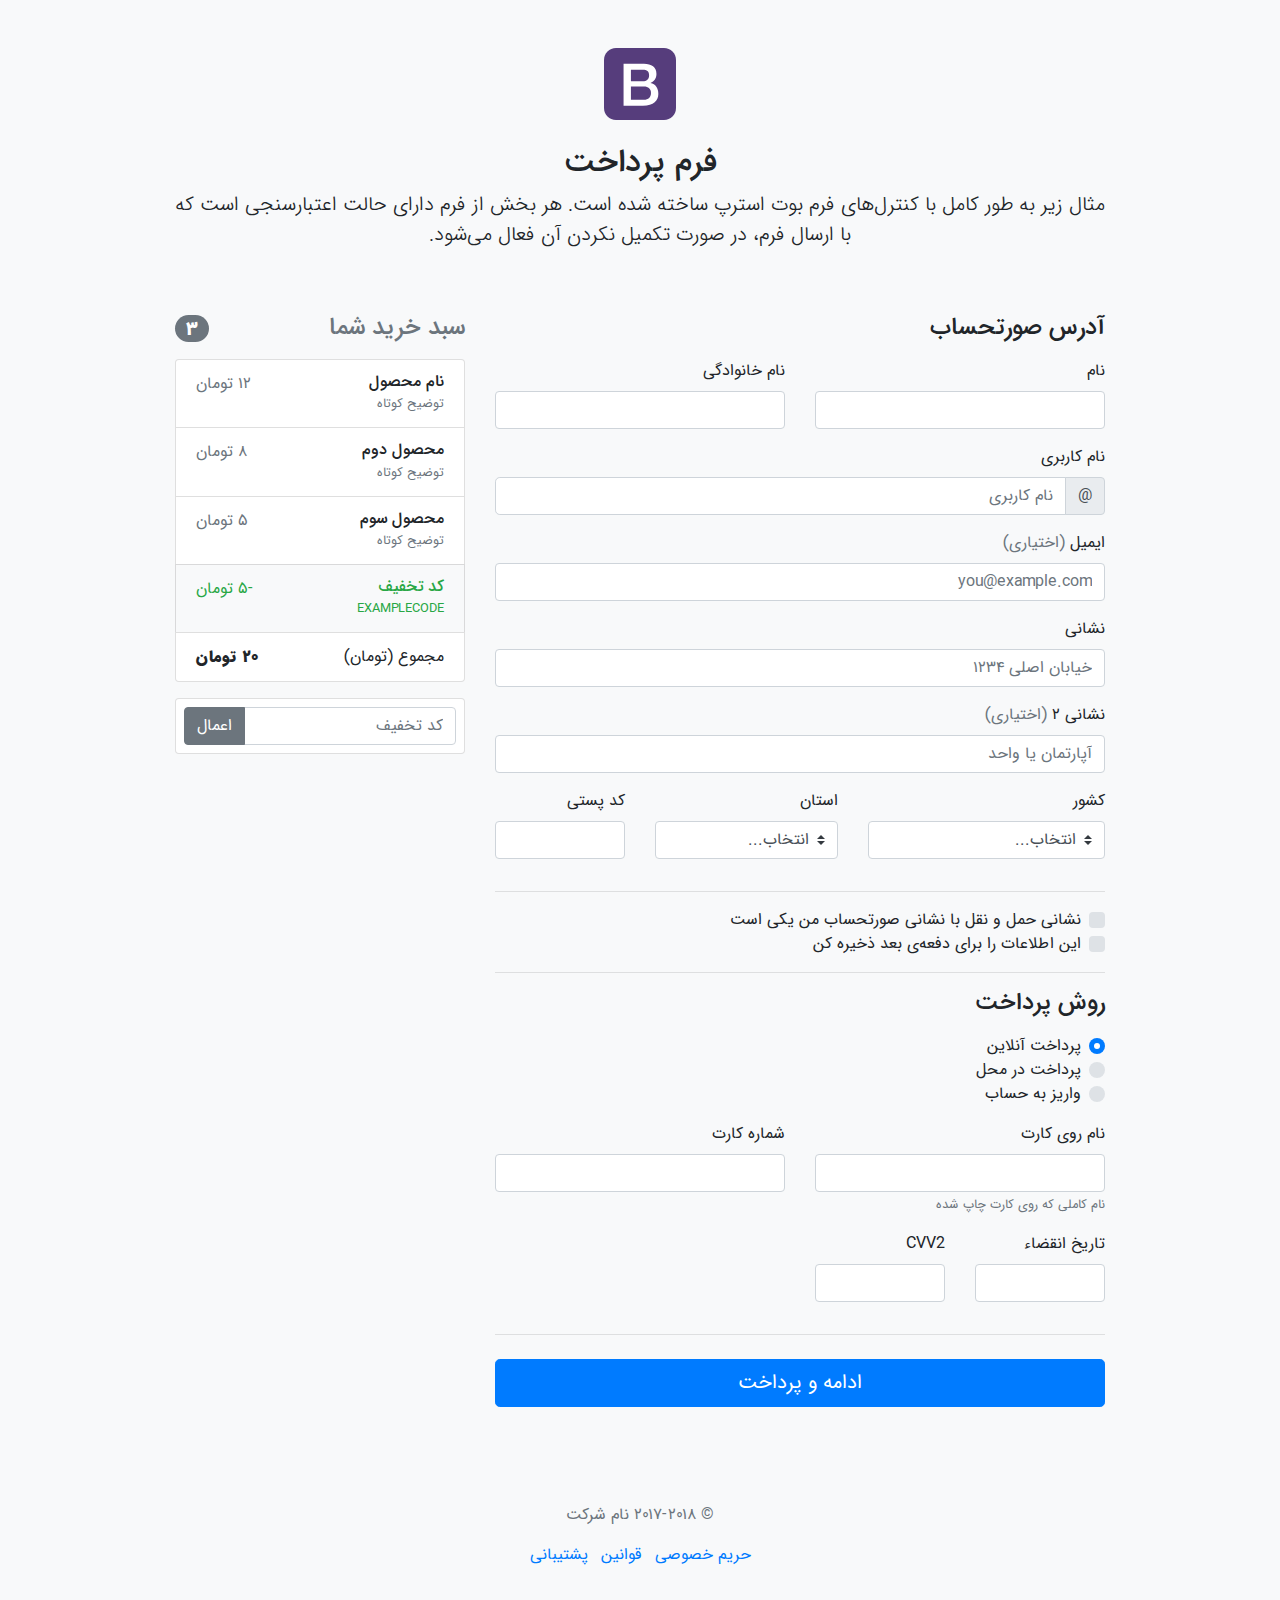
<file: pages/Payment-Form/index.html>
<!DOCTYPE html>
<html lang="fa">
<head>
    <meta charset="utf-8" />
    <meta name="viewport" content="width=device-width, initial-scale=1, shrink-to-fit=no" />
    <title>پروژه ۳</title>
    <link rel="stylesheet" href="css/bootstrap.min.css" />
    <link rel="stylesheet" href="css/rtl.css" />
    <style>
        .container{
            max-width: 960px;
        }
    </style>
</head>
<body class="bg-light">

    <div class="container">
        <header class="text-center py-5">
            <img src="bootstrap.svg" width="72" height="72" class="mb-4" />
            <h2>فرم پرداخت</h2>
            <p class="lead">
                مثال زیر به طور کامل با کنترل‌های فرم بوت استرپ ساخته شده است.
                هر بخش از فرم دارای حالت اعتبارسنجی است که با ارسال فرم، در صورت تکمیل نکردن آن فعال می‌شود.
            </p>
        </header>

        <main>
            <div class="row">
                <div class="col-md-4 order-md-2 mb-3">
                    <h4 class="d-flex justify-content-between align-items-center mb-3">
                        <span class="text-muted">سبد خرید شما</span>
                        <span class="badge badge-pill badge-secondary">۳</span>
                    </h4>
                    <ul class="list-group mb-3">
                        <li class="list-group-item d-flex justify-content-between">
                            <div>
                                <h6 class="mb-0">نام محصول</h6>
                                <small class="text-muted">توضیح کوتاه</small>
                            </div>
                            <span class="text-muted">۱۲ تومان</span>
                        </li>
                        <li class="list-group-item d-flex justify-content-between">
                            <div>
                                <h6 class="mb-0">محصول دوم</h6>
                                <small class="text-muted">توضیح کوتاه</small>
                            </div>
                            <span class="text-muted">۸ تومان</span>
                        </li>
                        <li class="list-group-item d-flex justify-content-between">
                            <div>
                                <h6 class="mb-0">محصول سوم</h6>
                                <small class="text-muted">توضیح کوتاه</small>
                            </div>
                            <span class="text-muted">۵ تومان</span>
                        </li>
                        <li class="list-group-item d-flex justify-content-between bg-light">
                            <div class="text-success">
                                <h6 class="mb-0">کد تخفیف</h6>
                                <small>EXAMPLECODE</small>
                            </div>
                            <span class="text-success">-۵ تومان</span>
                        </li>
                        <li class="list-group-item d-flex justify-content-between">
                            <span>مجموع (تومان)</span>
                            <strong>۲۰ تومان</strong>
                        </li>
                    </ul>
                    <form class="p-2 card">
                        <div class="input-group">
                            <input type="text" class="form-control" placeholder="کد تخفیف" />
                            <div class="input-group-append">
                                <button type="submit" class="btn btn-secondary">اعمال</button>
                            </div>
                        </div>
                    </form>
                </div>
                <div class="col-md-8">
                    <h4 class="mb-3">آدرس صورتحساب</h4>
                    <form>
                        <div class="row">
                            <div class="form-group col-md">
                                <label>نام</label>
                                <input type="text" class="form-control" />
                            </div>
                            <div class="form-group col-md">
                                <label>نام خانوادگی</label>
                                <input type="text" class="form-control" />
                            </div>
                        </div>
                        <div class="form-group">
                            <label>نام کاربری</label>
                            <div class="input-group">
                                <div class="input-group-prepend">
                                    <span class="input-group-text">@</span>
                                </div>
                                <input type="text" class="form-control" placeholder="نام کاربری" />
                            </div>
                        </div>
                        <div class="form-group">
                            <label>ایمیل <span class="text-muted"> (اختیاری)</span></label>
                            <input type="email" class="form-control" placeholder="you@example.com" />
                        </div>
                        <div class="form-group">
                            <label>نشانی</label>
                            <input type="text" class="form-control" placeholder="خیابان اصلی ۱۲۳۴" />
                        </div>
                        <div class="form-group">
                            <label>نشانی ۲ <span class="text-muted"> (اختیاری)</span></label>
                            <input type="text" class="form-control" placeholder="آپارتمان یا واحد" />
                        </div>
                        <div class="row">
                            <div class="form-group col-md-5">
                                <label>کشور</label>
                                <select class="custom-select">
                                    <option>انتخاب...</option>
                                    <option>ایران</option>
                                </select>
                            </div>
                            <div class="form-group col-md-4">
                                <label>استان</label>
                                <select class="custom-select">
                                    <option>انتخاب...</option>
                                    <option>تهران</option>
                                </select>
                            </div>
                            <div class="form-group col-md-3">
                                <label>کد پستی</label>
                                <input type="text" class="form-control" />
                            </div>
                        </div>
                        <hr class="mb-3" />
                        <div class="custom-control custom-checkbox">
                            <input class="custom-control-input" type="checkbox" id="address" />
                            <label class="custom-control-label" for="address">نشانی حمل و نقل با نشانی صورتحساب من یکی است</label>
                        </div>
                        <div class="custom-control custom-checkbox">
                            <input class="custom-control-input" type="checkbox" id="save" />
                            <label class="custom-control-label" for="save">این اطلاعات را برای دفعه‌ی بعد ذخیره کن</label>
                        </div>
                        <hr class="mb-3" />
                        <h4 class="mb-3">روش پرداخت</h4>
                        <div class="mb-3">
                            <div class="custom-control custom-radio">
                                <input type="radio" class="custom-control-input" id="credit" name="method" checked />
                                <label class="custom-control-label" for="credit">پرداخت آنلاین</label>
                            </div>
                            <div class="custom-control custom-radio">
                                <input type="radio" class="custom-control-input" id="debit" name="method" />
                                <label class="custom-control-label" for="debit">پرداخت در محل</label>
                            </div>
                            <div class="custom-control custom-radio">
                                <input type="radio" class="custom-control-input" id="paypal" name="method" />
                                <label class="custom-control-label" for="paypal">واریز به حساب</label>
                            </div>
                        </div>
                        <div class="row">
                            <div class="form-group col-md">
                                <label>نام روی کارت</label>
                                <input type="text" class="form-control" />
                                <small class="text-muted">نام کاملی که روی کارت چاپ شده</small>
                            </div>
                            <div class="form-group col-md">
                                <label>شماره کارت</label>
                                <input type="text" class="form-control" />
                            </div>
                        </div>
                        <div class="row">
                            <div class="form-group col-md-3">
                                <label>تاریخ انقضاء</label>
                                <input type="text" class="form-control" />
                            </div>
                            <div class="form-group col-md-3">
                                <label>CVV2</label>
                                <input type="text" class="form-control" />
                            </div>
                        </div>
                        <hr class="mb-4" />
                        <button type="submit" class="btn btn-primary btn-lg btn-block">ادامه و پرداخت</button>
                    </form>
                </div>
            </div>
        </main>

        <footer class="my-5 pt-5 text-muted text-center">
            <p>© ۲۰۱۷-۲۰۱۸ نام شرکت</p>
            <ul class="list-inline">
                <li class="list-inline-item"><a href="#">حریم خصوصی</a></li>
                <li class="list-inline-item"><a href="#">قوانین</a></li>
                <li class="list-inline-item"><a href="#">پشتیبانی</a></li>
            </ul>
        </footer>
    </div>




    <script src="js/jquery-3.3.1.slim.min.js"></script>
    <script src="js/popper.min.js"></script>
    <script src="js/bootstrap.min.js"></script>
</body>
</html>
</file>
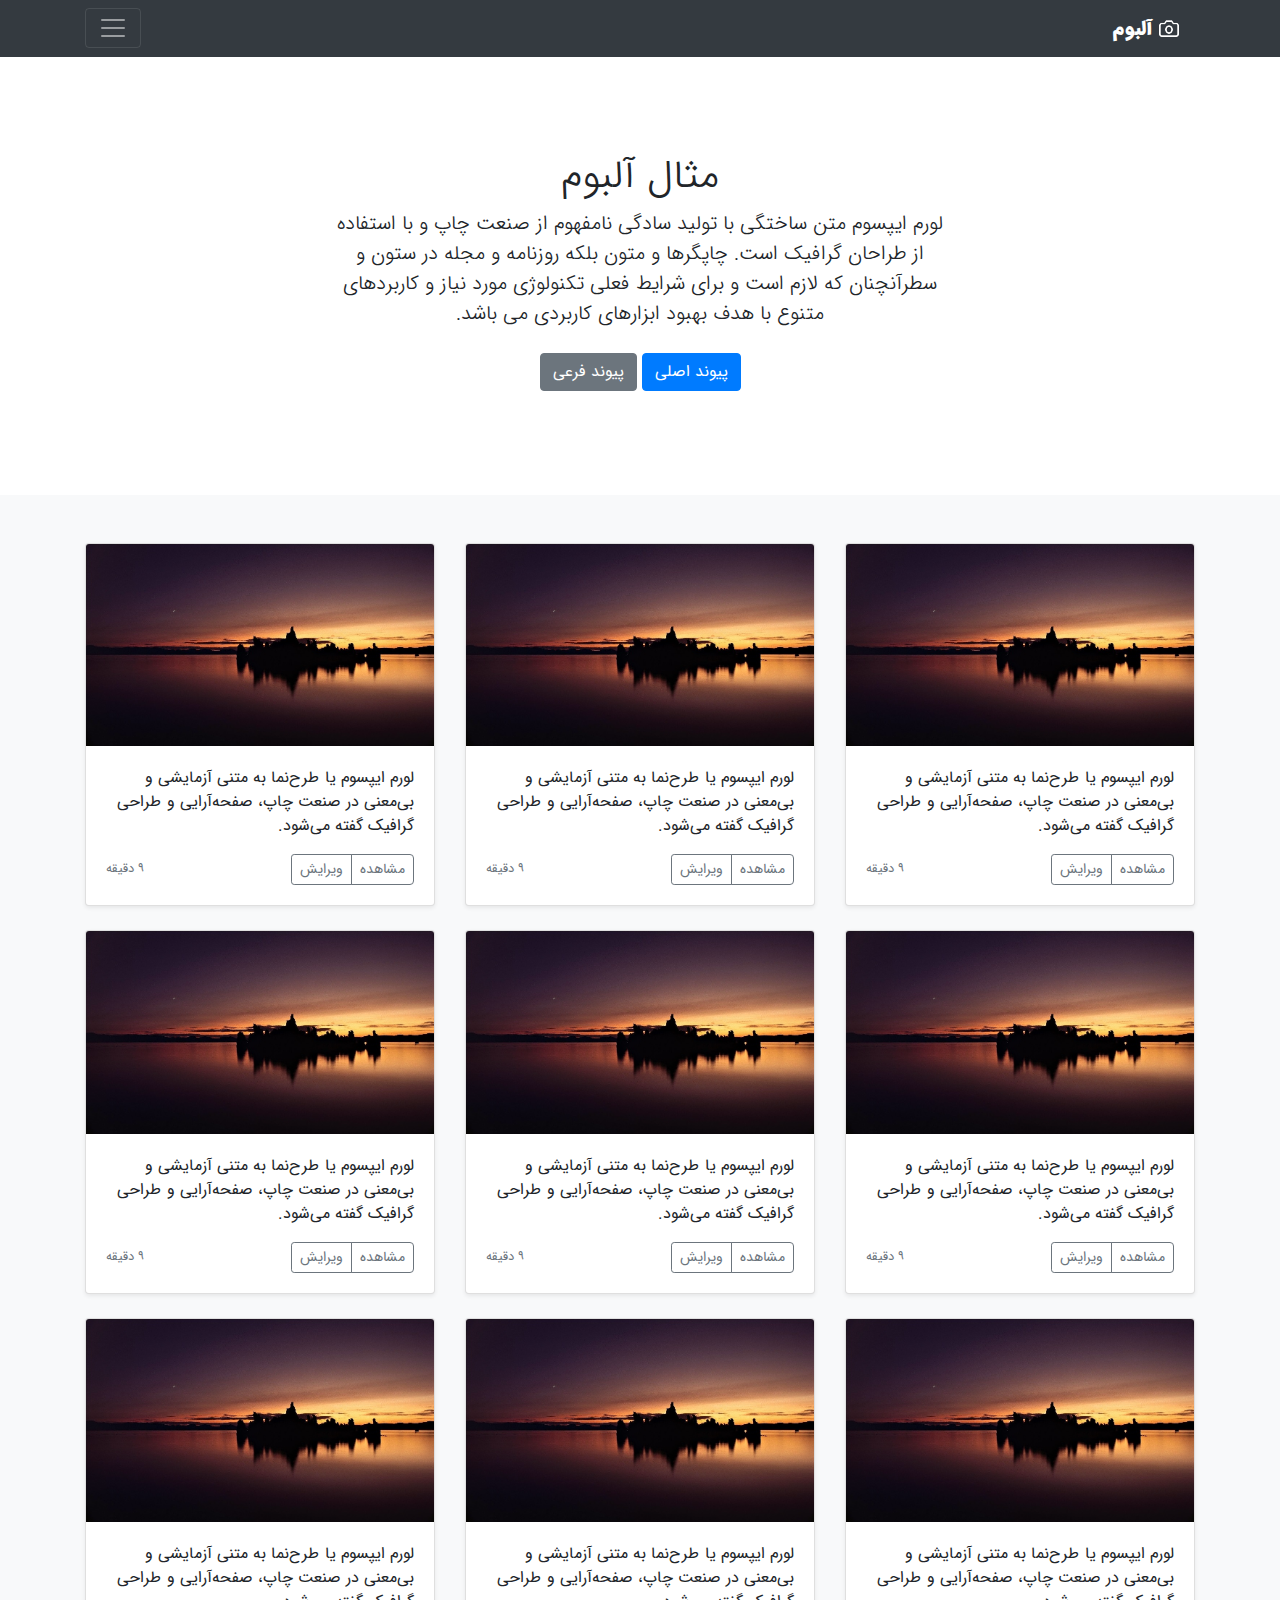
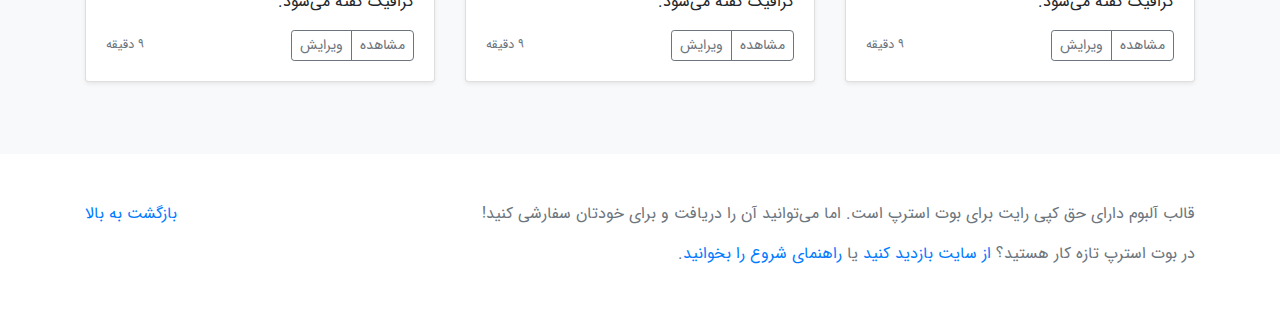
<file: pages/Photo Album/index.html>
<!DOCTYPE html>
<html lang="fa">
<head>
    <meta charset="utf-8">
    <meta name="viewport" content="width=device-width, initial-scale=1, shrink-to-fit=no" />
    <title>پروژه ۱</title>
    <link rel="stylesheet" href="css/bootstrap.min.css" />
    <link rel="stylesheet" href="css/rtl.css" />
    <link rel="stylesheet" href="styles.css" />
</head>
<body>

    <header>
        <div class="bg-dark collapse" id="collapse">
            <div class="container">
                <div class="row">
                    <div class="col-sm-8 col-md-7 py-4">
                        <h4 class="text-white">درباره</h4>
                        <p class="text-muted">
                            لورم ایپسوم متن ساختگی با تولید سادگی نامفهوم از صنعت چاپ و با استفاده از
                            طراحان گرافیک است. چاپگرها و متون بلکه روزنامه و مجله در ستون و سطرآنچنان که لازم است
                            و برای شرایط فعلی تکنولوژی مورد نیاز و کاربردهای متنوع با هدف بهبود ابزارهای کاربردی می باشد.
                        </p>
                    </div>
                    <div class="col-sm-4 offset-md-1 py-4">
                        <h4 class="text-white">تماس</h4>
                        <ul class="list-unstyled">
                            <li><a href="#" class="text-white">دنبال کردن در توئیتر</a></li>
                            <li><a href="#" class="text-white">پسندیدن در فیسبوک</a></li>
                            <li><a href="#" class="text-white">ایمیل به من</a></li>
                        </ul>
                    </div>
                </div>
            </div>
        </div>
        <div class="bg-dark navbar navbar-dark">
            <div class="container">
                <a class="navbar-brand" href="#">
                    <img src="images/camera.png" />
                    <strong class="align-middle">آلبوم</strong>
                </a>
                <button type="button" class="navbar-toggler" data-toggle="collapse" data-target="#collapse">
                    <span class="navbar-toggler-icon"></span>
                </button>
            </div>
        </div>
    </header>

    <main>
        <div class="jumbotron text-center">
            <div class="container">
                <h1>مثال آلبوم</h1>
                <p class="lead">
                    لورم ایپسوم متن ساختگی با تولید سادگی نامفهوم از صنعت چاپ و
                    با استفاده از طراحان گرافیک است. چاپگرها و متون بلکه روزنامه و مجله در ستون و سطرآنچنان که لازم
                    است و برای شرایط فعلی تکنولوژی مورد نیاز و کاربردهای متنوع با هدف بهبود ابزارهای کاربردی می باشد.
                </p>
                <div>
                    <a href="#" class="btn btn-primary my-2">پیوند اصلی</a>
                    <a href="#" class="btn btn-secondary my-2">پیوند فرعی</a>
                </div>
            </div>
        </div>
        <div class="bg-light">
            <div class="container py-5">
                <div class="row">
                    <div class="col-md-6 col-lg-4">
                        <div class="card shadow-sm mb-4">
                            <img class="card-img-top" src="images/pic.jpg" />
                            <div class="card-body">
                                <p class="card-text">
                                    لورم ایپسوم یا طرح‌نما به متنی آزمایشی و بی‌معنی در صنعت چاپ، صفحه‌آرایی و طراحی گرافیک گفته می‌شود.
                                </p>
                                <div class="d-flex justify-content-between align-items-center">
                                    <div class="btn-group">
                                        <button type="button" class="btn btn-outline-secondary btn-sm">مشاهده</button>
                                        <button type="button" class="btn btn-outline-secondary btn-sm">ویرایش</button>
                                    </div>
                                    <small class="text-muted">۹ دقیقه</small>
                                </div>
                            </div>
                        </div>
                    </div>
                    <div class="col-md-6 col-lg-4">
                        <div class="card shadow-sm mb-4">
                            <img class="card-img-top" src="images/pic.jpg" />
                            <div class="card-body">
                                <p class="card-text">
                                    لورم ایپسوم یا طرح‌نما به متنی آزمایشی و بی‌معنی در صنعت چاپ، صفحه‌آرایی و طراحی گرافیک گفته می‌شود.
                                </p>
                                <div class="d-flex justify-content-between align-items-center">
                                    <div class="btn-group">
                                        <button type="button" class="btn btn-outline-secondary btn-sm">مشاهده</button>
                                        <button type="button" class="btn btn-outline-secondary btn-sm">ویرایش</button>
                                    </div>
                                    <small class="text-muted">۹ دقیقه</small>
                                </div>
                            </div>
                        </div>
                    </div>
                    <div class="col-md-6 col-lg-4">
                        <div class="card shadow-sm mb-4">
                            <img class="card-img-top" src="images/pic.jpg" />
                            <div class="card-body">
                                <p class="card-text">
                                    لورم ایپسوم یا طرح‌نما به متنی آزمایشی و بی‌معنی در صنعت چاپ، صفحه‌آرایی و طراحی گرافیک گفته می‌شود.
                                </p>
                                <div class="d-flex justify-content-between align-items-center">
                                    <div class="btn-group">
                                        <button type="button" class="btn btn-outline-secondary btn-sm">مشاهده</button>
                                        <button type="button" class="btn btn-outline-secondary btn-sm">ویرایش</button>
                                    </div>
                                    <small class="text-muted">۹ دقیقه</small>
                                </div>
                            </div>
                        </div>
                    </div>
                    <div class="col-md-6 col-lg-4">
                        <div class="card shadow-sm mb-4">
                            <img class="card-img-top" src="images/pic.jpg" />
                            <div class="card-body">
                                <p class="card-text">
                                    لورم ایپسوم یا طرح‌نما به متنی آزمایشی و بی‌معنی در صنعت چاپ، صفحه‌آرایی و طراحی گرافیک گفته می‌شود.
                                </p>
                                <div class="d-flex justify-content-between align-items-center">
                                    <div class="btn-group">
                                        <button type="button" class="btn btn-outline-secondary btn-sm">مشاهده</button>
                                        <button type="button" class="btn btn-outline-secondary btn-sm">ویرایش</button>
                                    </div>
                                    <small class="text-muted">۹ دقیقه</small>
                                </div>
                            </div>
                        </div>
                    </div>
                    <div class="col-md-6 col-lg-4">
                        <div class="card shadow-sm mb-4">
                            <img class="card-img-top" src="images/pic.jpg" />
                            <div class="card-body">
                                <p class="card-text">
                                    لورم ایپسوم یا طرح‌نما به متنی آزمایشی و بی‌معنی در صنعت چاپ، صفحه‌آرایی و طراحی گرافیک گفته می‌شود.
                                </p>
                                <div class="d-flex justify-content-between align-items-center">
                                    <div class="btn-group">
                                        <button type="button" class="btn btn-outline-secondary btn-sm">مشاهده</button>
                                        <button type="button" class="btn btn-outline-secondary btn-sm">ویرایش</button>
                                    </div>
                                    <small class="text-muted">۹ دقیقه</small>
                                </div>
                            </div>
                        </div>
                    </div>
                    <div class="col-md-6 col-lg-4">
                        <div class="card shadow-sm mb-4">
                            <img class="card-img-top" src="images/pic.jpg" />
                            <div class="card-body">
                                <p class="card-text">
                                    لورم ایپسوم یا طرح‌نما به متنی آزمایشی و بی‌معنی در صنعت چاپ، صفحه‌آرایی و طراحی گرافیک گفته می‌شود.
                                </p>
                                <div class="d-flex justify-content-between align-items-center">
                                    <div class="btn-group">
                                        <button type="button" class="btn btn-outline-secondary btn-sm">مشاهده</button>
                                        <button type="button" class="btn btn-outline-secondary btn-sm">ویرایش</button>
                                    </div>
                                    <small class="text-muted">۹ دقیقه</small>
                                </div>
                            </div>
                        </div>
                    </div>
                    <div class="col-md-6 col-lg-4">
                        <div class="card shadow-sm mb-4">
                            <img class="card-img-top" src="images/pic.jpg" />
                            <div class="card-body">
                                <p class="card-text">
                                    لورم ایپسوم یا طرح‌نما به متنی آزمایشی و بی‌معنی در صنعت چاپ، صفحه‌آرایی و طراحی گرافیک گفته می‌شود.
                                </p>
                                <div class="d-flex justify-content-between align-items-center">
                                    <div class="btn-group">
                                        <button type="button" class="btn btn-outline-secondary btn-sm">مشاهده</button>
                                        <button type="button" class="btn btn-outline-secondary btn-sm">ویرایش</button>
                                    </div>
                                    <small class="text-muted">۹ دقیقه</small>
                                </div>
                            </div>
                        </div>
                    </div>
                    <div class="col-md-6 col-lg-4">
                        <div class="card shadow-sm mb-4">
                            <img class="card-img-top" src="images/pic.jpg" />
                            <div class="card-body">
                                <p class="card-text">
                                    لورم ایپسوم یا طرح‌نما به متنی آزمایشی و بی‌معنی در صنعت چاپ، صفحه‌آرایی و طراحی گرافیک گفته می‌شود.
                                </p>
                                <div class="d-flex justify-content-between align-items-center">
                                    <div class="btn-group">
                                        <button type="button" class="btn btn-outline-secondary btn-sm">مشاهده</button>
                                        <button type="button" class="btn btn-outline-secondary btn-sm">ویرایش</button>
                                    </div>
                                    <small class="text-muted">۹ دقیقه</small>
                                </div>
                            </div>
                        </div>
                    </div>
                    <div class="col-md-6 col-lg-4">
                        <div class="card shadow-sm mb-4">
                            <img class="card-img-top" src="images/pic.jpg" />
                            <div class="card-body">
                                <p class="card-text">
                                    لورم ایپسوم یا طرح‌نما به متنی آزمایشی و بی‌معنی در صنعت چاپ، صفحه‌آرایی و طراحی گرافیک گفته می‌شود.
                                </p>
                                <div class="d-flex justify-content-between align-items-center">
                                    <div class="btn-group">
                                        <button type="button" class="btn btn-outline-secondary btn-sm">مشاهده</button>
                                        <button type="button" class="btn btn-outline-secondary btn-sm">ویرایش</button>
                                    </div>
                                    <small class="text-muted">۹ دقیقه</small>
                                </div>
                            </div>
                        </div>
                    </div>
                </div>
            </div>
        </div>
    </main>

    <footer class="text-muted py-5">
        <div class="container">
            <p class="float-left">
                <a href="#">بازگشت به بالا</a>
            </p>
            <p>
                قالب آلبوم دارای حق کپی رایت برای بوت استرپ است. اما می‌توانید آن را دریافت و برای خودتان سفارشی کنید!
            </p>
            <p>
                در بوت استرپ تازه کار هستید؟ <a href="#">از سایت بازدید کنید</a> یا <a href="#">راهنمای شروع را بخوانید</a>.
            </p>
        </div>
    </footer>




    <script src="js/jquery-3.3.1.slim.min.js"></script>
    <script src="js/popper.min.js"></script>
    <script src="js/bootstrap.min.js"></script>
</body>
</html>
</file>
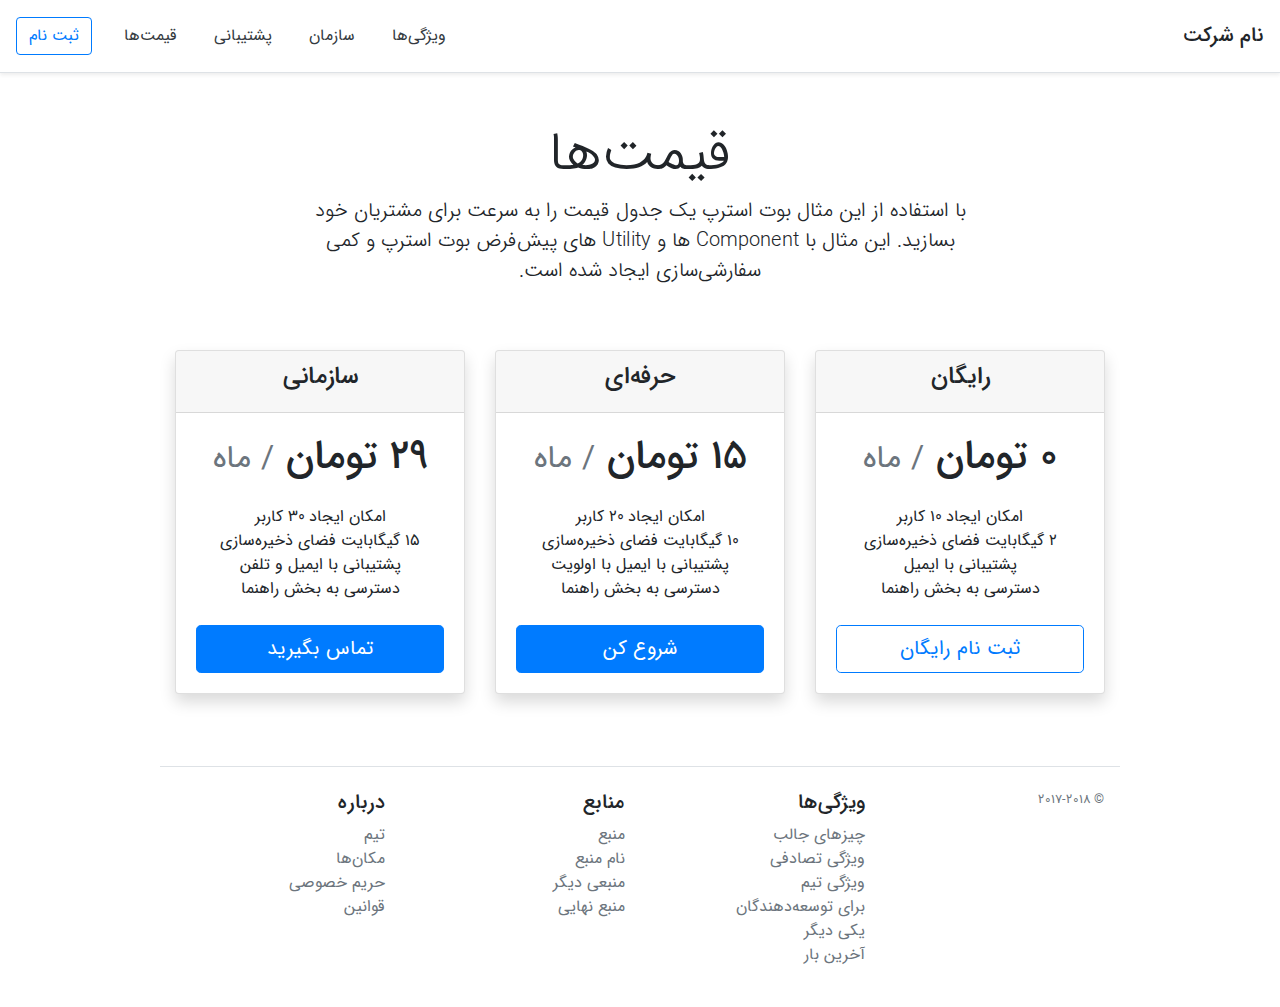
<file: pages/SignUp Payment Price/index.html>
<!DOCTYPE html>
<html lang="fa">
<head>
    <meta charset="utf-8" />
    <meta name="viewport" content="width=device-width, initial-scale=1, shrink-to-fit=no" />
    <title>پروژه ۲</title>
    <link rel="stylesheet" href="css/bootstrap.min.css" />
    <link rel="stylesheet" href="css/rtl.css" />
    <link rel="stylesheet" href="styles.css" />
</head>
<body>

    <header class="d-flex p-3 flex-column flex-md-row align-items-center border-bottom shadow-sm">
        <h5 class="mb-0 ml-md-auto">نام شرکت</h5>
        <nav class="ml-md-3">
            <a href="#" class="text-dark p-3 d-inline-block py-md-2">ویژگی‌ها</a>
            <a href="#" class="text-dark p-3 d-inline-block py-md-2">سازمان</a>
            <a href="#" class="text-dark p-3 d-inline-block py-md-2">پشتیبانی</a>
            <a href="#" class="text-dark p-3 d-inline-block py-md-2">قیمت‌ها</a>
        </nav>
        <a href="#" class="btn btn-outline-primary">ثبت نام</a>
    </header>

    <main>
        <div class="text-center pricing-header mx-auto p-3 py-md-5">
            <h1 class="display-4">قیمت‌ها</h1>
            <p class="lead">
                با استفاده از این مثال بوت استرپ یک جدول قیمت را به سرعت برای مشتریان خود بسازید.
                این مثال با Component ها و Utility های پیش‌فرض بوت استرپ و کمی سفارشی‌سازی ایجاد شده است.
            </p>
        </div>
        <div class="container-fluid">
            <div class="card-deck text-center mb-3 mb-md-5">
                <div class="card shadow mb-4">
                    <div class="card-header">
                        <h4>رایگان</h4>
                    </div>
                    <div class="card-body">
                        <h1 class="card-title">
                            ۰ تومان <small class="text-muted"> / ماه</small>
                        </h1>
                        <ul class="list-unstyled my-4">
                            <li>امکان ایجاد ۱۰ کاربر</li>
                            <li>۲ گیگابایت فضای ذخیره‌سازی</li>
                            <li>پشتیبانی با ایمیل</li>
                            <li>دسترسی به بخش راهنما</li>
                        </ul>
                        <button class="btn btn-outline-primary btn-lg btn-block" type="button">ثبت نام رایگان</button>
                    </div>
                </div>
                <div class="card shadow mb-4">
                    <div class="card-header">
                        <h4>حرفه‌ای</h4>
                    </div>
                    <div class="card-body">
                        <h1 class="card-title">
                            ۱۵ تومان <small class="text-muted"> / ماه</small>
                        </h1>
                        <ul class="list-unstyled my-4">
                            <li>امکان ایجاد ۲۰ کاربر</li>
                            <li>۱۰ گیگابایت فضای ذخیره‌سازی</li>
                            <li>پشتیبانی با ایمیل با اولویت</li>
                            <li>دسترسی به بخش راهنما</li>
                        </ul>
                        <button class="btn btn-primary btn-lg btn-block" type="button">شروع کن</button>
                    </div>
                </div>
                <div class="card shadow mb-4">
                    <div class="card-header">
                        <h4>سازمانی</h4>
                    </div>
                    <div class="card-body">
                        <h1 class="card-title">
                            ۲۹ تومان <small class="text-muted"> / ماه</small>
                        </h1>
                        <ul class="list-unstyled my-4">
                            <li>امکان ایجاد ۳۰ کاربر</li>
                            <li>۱۵ گیگابایت فضای ذخیره‌سازی</li>
                            <li>پشتیبانی با ایمیل و تلفن</li>
                            <li>دسترسی به بخش راهنما</li>
                        </ul>
                        <button class="btn btn-primary btn-lg btn-block" type="button">تماس بگیرید</button>
                    </div>
                </div>
            </div>
        </div>
    </main>

    <footer>
        <div class="container-fluid border-top py-4">
            <div class="row">
                <div class="col-12 col-md">
                    <small class="text-muted mb-3 d-block">© ۲۰۱۷-۲۰۱۸</small>
                </div>
                <div class="col-6 col-md">
                    <h5>ویژگی‌ها</h5>
                    <ul class="list-unstyled">
                        <li><a href="#" class="text-muted">چیزهای جالب</a></li>
                        <li><a href="#" class="text-muted">ویژگی تصادفی</a></li>
                        <li><a href="#" class="text-muted">ویژگی تیم</a></li>
                        <li><a href="#" class="text-muted">برای توسعه‌دهندگان</a></li>
                        <li><a href="#" class="text-muted">یکی دیگر</a></li>
                        <li><a href="#" class="text-muted">آخرین بار</a></li>
                    </ul>
                </div>
                <div class="col-6 col-md">
                    <h5>منابع</h5>
                    <ul class="list-unstyled">
                        <li><a href="#" class="text-muted">منبع</a></li>
                        <li><a href="#" class="text-muted">نام منبع</a></li>
                        <li><a href="#" class="text-muted">منبعی دیگر</a></li>
                        <li><a href="#" class="text-muted">منبع نهایی</a></li>
                    </ul>
                </div>
                <div class="col-6 col-md">
                    <h5>درباره</h5>
                    <ul class="list-unstyled">
                        <li><a href="#" class="text-muted">تیم</a></li>
                        <li><a href="#" class="text-muted">مکان‌ها</a></li>
                        <li><a href="#" class="text-muted">حریم خصوصی</a></li>
                        <li><a href="#" class="text-muted">قوانین</a></li>
                    </ul>
                </div>
            </div>
        </div>
    </footer>


    <script src="js/jquery-3.3.1.slim.min.js"></script>
    <script src="js/popper.min.js"></script>
    <script src="js/bootstrap.min.js"></script>
</body>
</html>
</file>
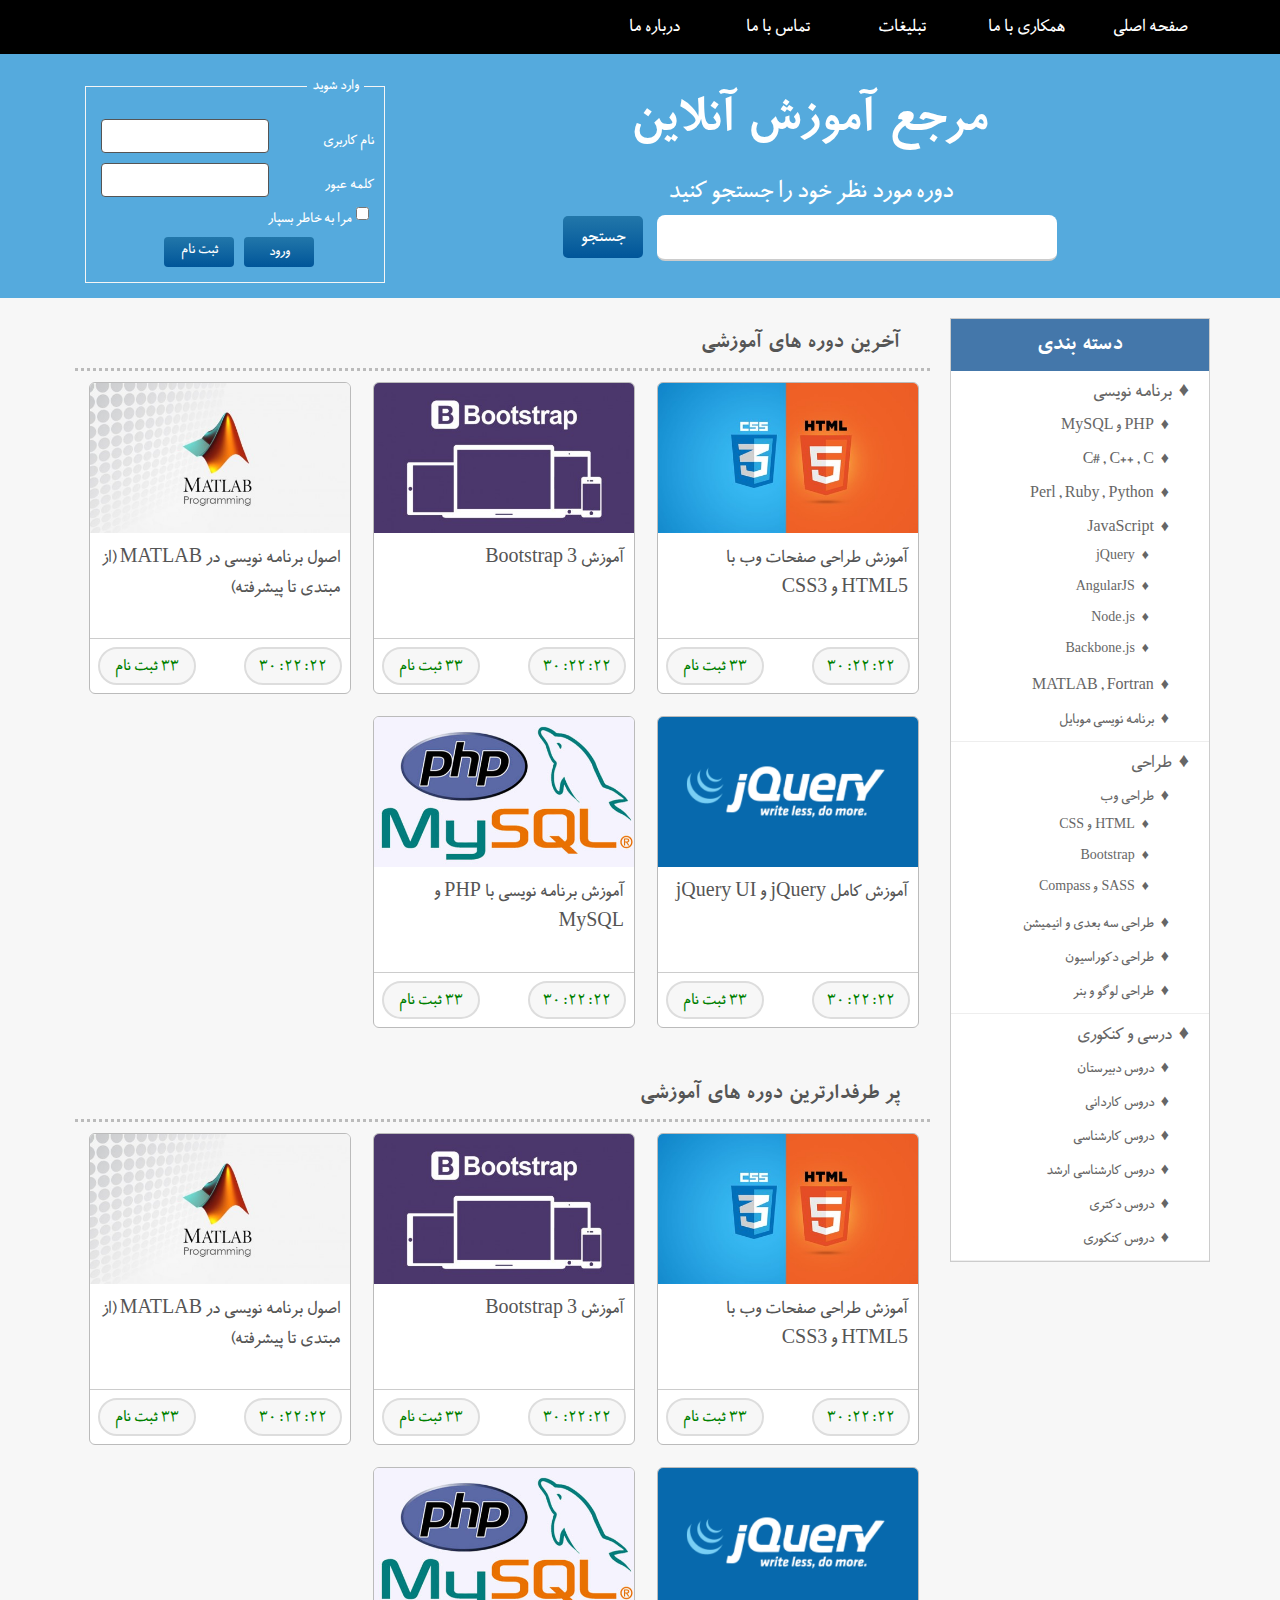
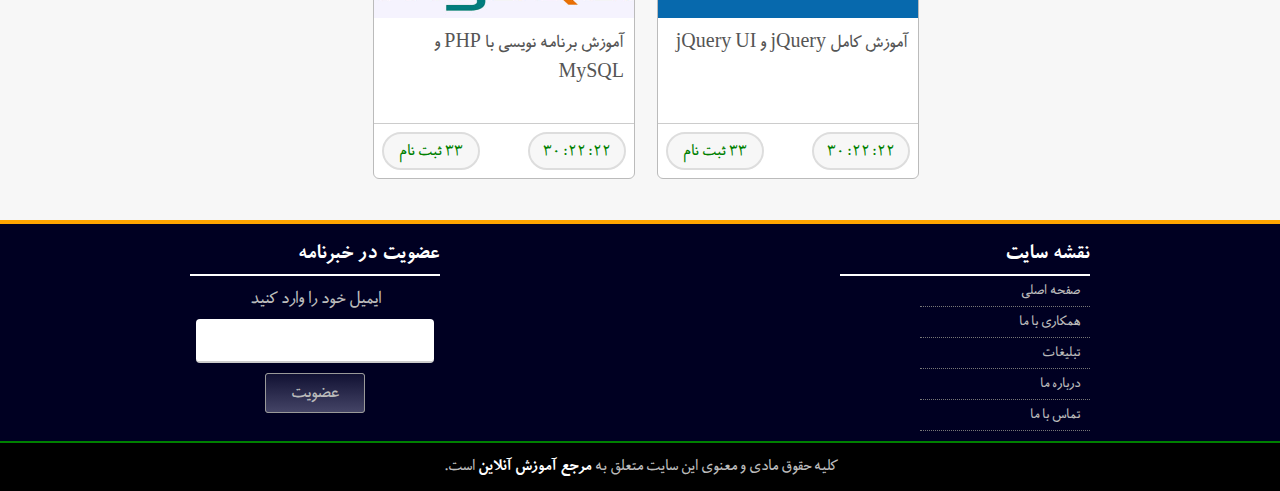
<file: pages/Training Page/index.html>
﻿<!DOCTYPE html>
<html>
<head>
    <title>Example 1</title>
    <meta charset="utf-8" />
    <link href="Example1.css" rel="stylesheet" />
</head>
<body>
    <!-- Practical Example -->
    <div id="topmenu">
        <div class="wrapper">
            <nav>
                <ul id="nav">
                    <li><a href="#">صفحه اصلی</a></li>
                    <li><a href="#">همکاری با ما</a></li>
                    <li><a href="#">تبلیغات</a></li>
                    <li><a href="#">تماس با ما</a></li>
                    <li><a href="#">درباره ما</a></li>
                </ul>
            </nav>
        </div>
    </div>
    <header id="header">
        <div class="wrapper">
            <div id="search">
                <h1>مرجع آموزش آنلاین</h1>
                <form>
                    <label>دوره مورد نظر خود را جستجو کنید</label><br />
                    <input type="search" name="search" />
                    <input type="submit" class="button" value="جستجو" />
                </form>
            </div>
            <div id="login">
                <form>
                    <fieldset>
                        <legend>وارد شوید</legend>
                        <label>نام کاربری</label><input type="text" name="user" /><br />
                        <label>کلمه عبور</label><input type="password" name="pass" /><br />
                        <input type="checkbox" name="remember" /><label>مرا به خاطر بسپار</label><br />
                        <input type="submit" value="ورود" class="button" />
                        <a href="#" class="button">ثبت نام</a>
                    </fieldset>
                </form>
            </div>
            <div class="clear"></div>
        </div>
    </header>
    <div id="main">
        <div class="wrapper">
            <aside id="sidebar">
                <h2>دسته بندی</h2>
                <nav>
                    <ul id="cats">
                        <li>
                            <a href="#">برنامه نویسی</a>
                            <ul>
                                <li><a href="#">PHP و MySQL</a></li>
                                <li><a href="#">C# , C++ , C</a></li>
                                <li><a href="#">Perl , Ruby , Python</a></li>
                                <li>
                                    <a href="#">JavaScript</a>
                                    <ul>
                                        <li><a href="#">jQuery</a></li>
                                        <li><a href="#">AngularJS</a></li>
                                        <li><a href="#">Node.js</a></li>
                                        <li><a href="#">Backbone.js</a></li>
                                    </ul>
                                </li>
                                <li><a href="#">MATLAB , Fortran</a></li>
                                <li><a href="#">برنامه نویسی موبایل</a></li>
                            </ul>
                        </li>
                        <li>
                            <a href="#">طراحی</a>
                            <ul>
                                <li>
                                    <a href="#">طراحی وب</a>
                                    <ul>
                                        <li><a href="#">HTML و CSS</a></li>
                                        <li><a href="#">Bootstrap</a></li>
                                        <li><a href="#">SASS و Compass</a></li>
                                    </ul>
                                </li>
                                <li><a href="#">طراحی سه بعدی و انیمیشن</a></li>
                                <li><a href="#">طراحی دکوراسیون</a></li>
                                <li><a href="#">طراحی لوگو و بنر</a></li>
                            </ul>
                        </li>
                        <li>
                            <a href="#">درسی و کنکوری</a>
                            <ul>
                                <li><a href="#">دروس دبیرستان</a></li>
                                <li><a href="#">دروس  کاردانی</a></li>
                                <li><a href="#">دروس  کارشناسی</a></li>
                                <li><a href="#">دروس  کارشناسی ارشد</a></li>
                                <li><a href="#">دروس  دکتری</a></li>
                                <li><a href="#">دروس کنکوری</a></li>
                            </ul>
                        </li>
                    </ul>
                </nav>
            </aside>
            <main id="content">
                <section class="courses">
                    <h2>آخرین دوره های آموزشی</h2>
                    <article class="post">
                        <a href="#">
                            <img src="images/htmlcss.jpg" width="260" height="150" />
                            <h3>آموزش طراحی صفحات وب با HTML5 و CSS3</h3>
                            <time class="postlabel right">۳۰:۲۲:۲۲</time>
                            <span class="postlabel left">۳۳ ثبت نام</span>
                            <p>
                                HTML و CSS دو زبان اصلی برای طراحی صفحات وب هستند که در
                                این دوره با آخرین نسخه‌ی آنها یعنی HTML5 و CSS3 آشنا خواهید شد.
                            </p>
                        </a>
                    </article>
                    <article class="post">
                        <a href="#">
                            <img src="images/bootstrap.jpg" width="260" height="150" />
                            <h3>آموزش Bootstrap 3</h3>
                            <time class="postlabel right">۳۰:۲۲:۲۲</time>
                            <span class="postlabel left">۳۳ ثبت نام</span>
                        </a>
                    </article>
                    <article class="post">
                        <a href="#">
                            <img src="images/matlab.jpg" width="260" height="150" />
                            <h3>اصول برنامه نویسی در MATLAB (از مبتدی تا پیشرفته)</h3>
                            <time class="postlabel right">۳۰:۲۲:۲۲</time>
                            <span class="postlabel left">۳۳ ثبت نام</span>
                        </a>
                    </article>
                    <article class="post">
                        <a href="#">
                            <img src="images/jquery.png" width="260" height="150" />
                            <h3>آموزش کامل jQuery و jQuery UI</h3>
                            <time class="postlabel right">۳۰:۲۲:۲۲</time>
                            <span class="postlabel left">۳۳ ثبت نام</span>
                        </a>
                    </article>
                    <article class="post">
                        <a href="#">
                            <img src="images/phpmysql.jpg" width="260" height="150" />
                            <h3>آموزش برنامه نویسی با PHP و MySQL</h3>
                            <time class="postlabel right">۳۰:۲۲:۲۲</time>
                            <span class="postlabel left">۳۳ ثبت نام</span>
                        </a>
                    </article>
                </section>
                <section class="courses">
                    <h2>پر طرفدارترین دوره های آموزشی</h2>
                    <article class="post">
                        <a href="#">
                            <img src="images/htmlcss.jpg" width="260" height="150" />
                            <h3>آموزش طراحی صفحات وب با HTML5 و CSS3</h3>
                            <time class="postlabel right">۳۰:۲۲:۲۲</time>
                            <span class="postlabel left">۳۳ ثبت نام</span>
                        </a>
                    </article>
                    <article class="post">
                        <a href="#">
                            <img src="images/bootstrap.jpg" width="260" height="150" />
                            <h3>آموزش Bootstrap 3</h3>
                            <time class="postlabel right">۳۰:۲۲:۲۲</time>
                            <span class="postlabel left">۳۳ ثبت نام</span>
                        </a>
                    </article>
                    <article class="post">
                        <a href="#">
                            <img src="images/matlab.jpg" width="260" height="150" />
                            <h3>اصول برنامه نویسی در MATLAB (از مبتدی تا پیشرفته)</h3>
                            <time class="postlabel right">۳۰:۲۲:۲۲</time>
                            <span class="postlabel left">۳۳ ثبت نام</span>
                        </a>
                    </article>
                    <article class="post">
                        <a href="#">
                            <img src="images/jquery.png" width="260" height="150" />
                            <h3>آموزش کامل jQuery و jQuery UI</h3>
                            <time class="postlabel right">۳۰:۲۲:۲۲</time>
                            <span class="postlabel left">۳۳ ثبت نام</span>
                        </a>
                    </article>
                    <article class="post">
                        <a href="#">
                            <img src="images/phpmysql.jpg" width="260" height="150" />
                            <h3>آموزش برنامه نویسی با PHP و MySQL</h3>
                            <time class="postlabel right">۳۰:۲۲:۲۲</time>
                            <span class="postlabel left">۳۳ ثبت نام</span>
                        </a>
                    </article>
                </section>
            </main>
            <div class="clear"></div>
        </div>
    </div>
    <footer id="footer">
        <div class="wrapper">
            <div id="sitemap" class="right">
                <h3>نقشه سایت</h3>
                <ul>
                    <li><a href="#">صفحه اصلی</a></li>
                    <li><a href="#">همکاری با ما</a></li>
                    <li><a href="#">تبلیغات</a></li>
                    <li><a href="#">درباره ما</a></li>
                    <li><a href="#">تماس با ما</a></li>
                </ul>
            </div>
            <div id="newsletter" class="left">
                <h3>عضویت در خبرنامه</h3>
                <form>
                    <label>ایمیل خود را وارد کنید</label>
                    <input type="email" name="email" /><br />
                    <input type="submit" value="عضویت" />
                </form>
            </div>
            <div class="clear"></div>
        </div>
        <div id="copyright">
            <p>
                کلیه حقوق مادی و معنوی این سایت متعلق به <b>مرجع آموزش آنلاین</b> است.
            </p>
        </div>
    </footer>
</body>
</html>
</file>
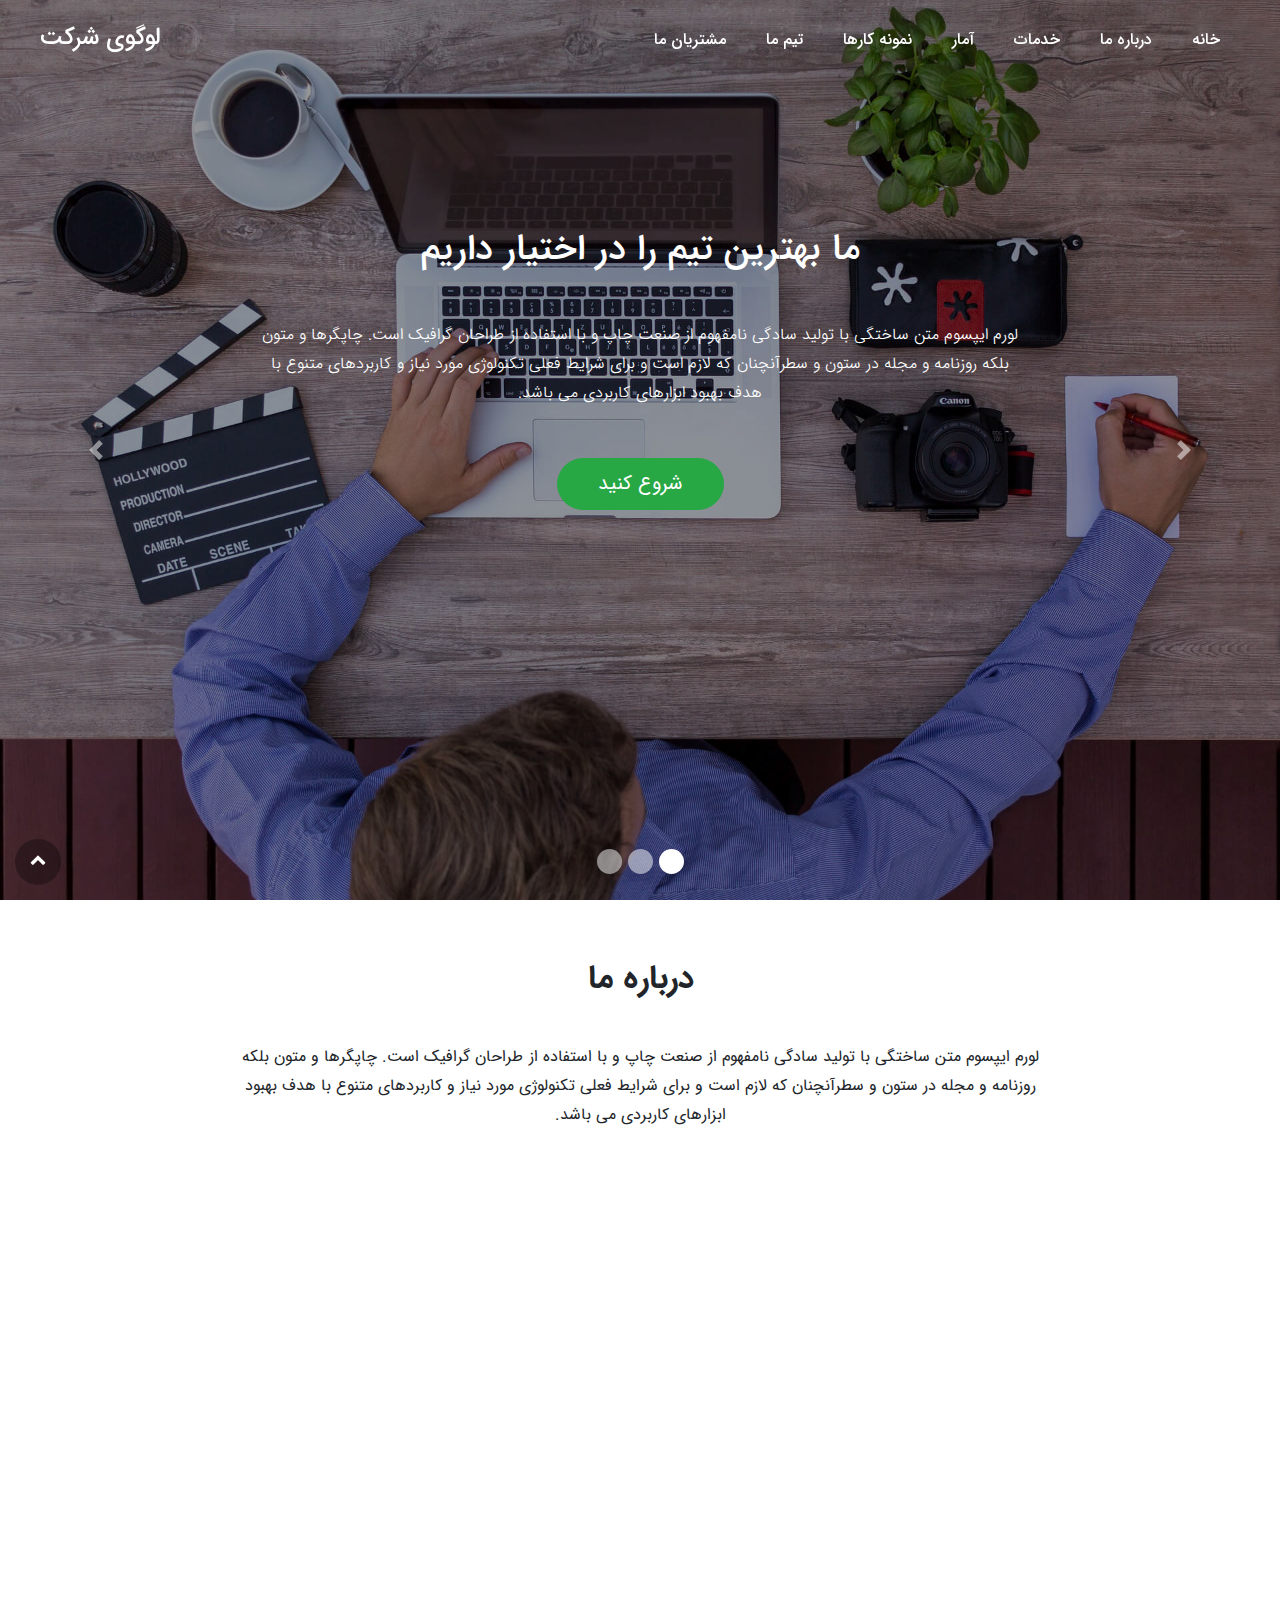
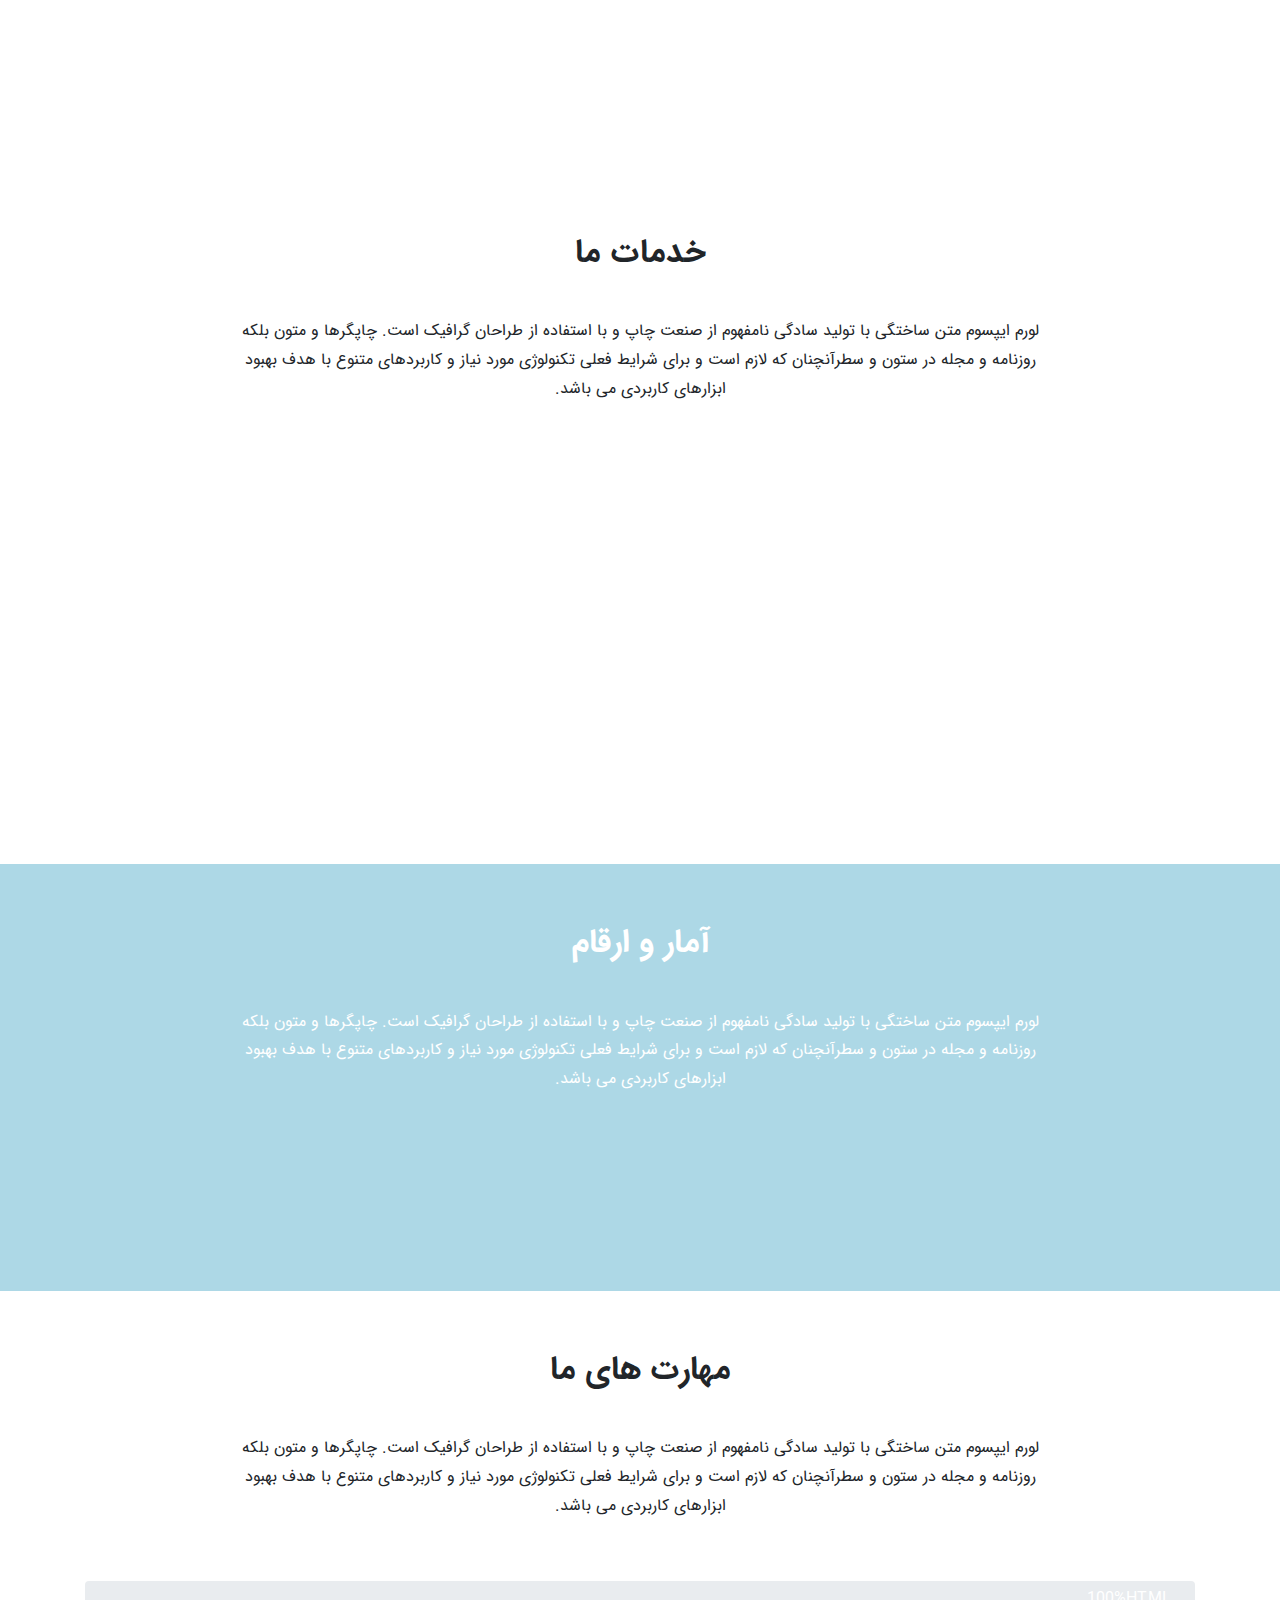
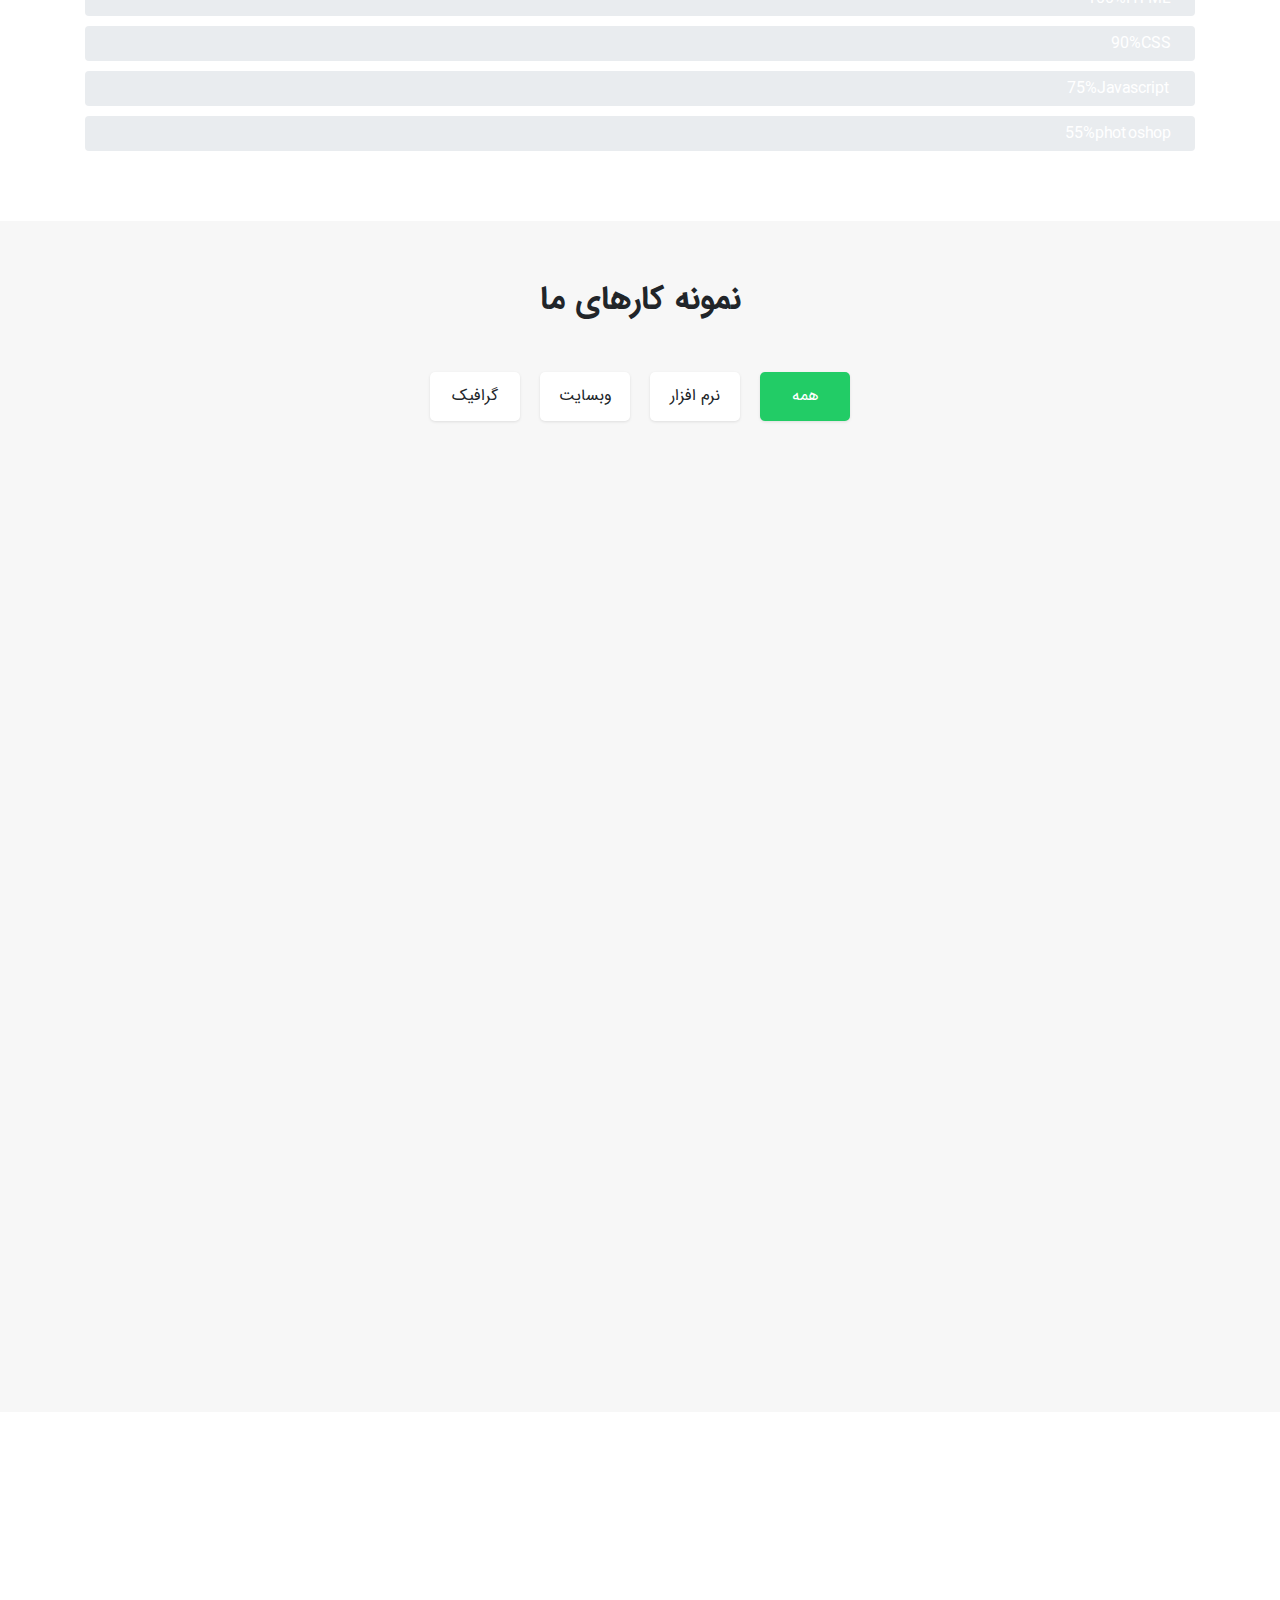
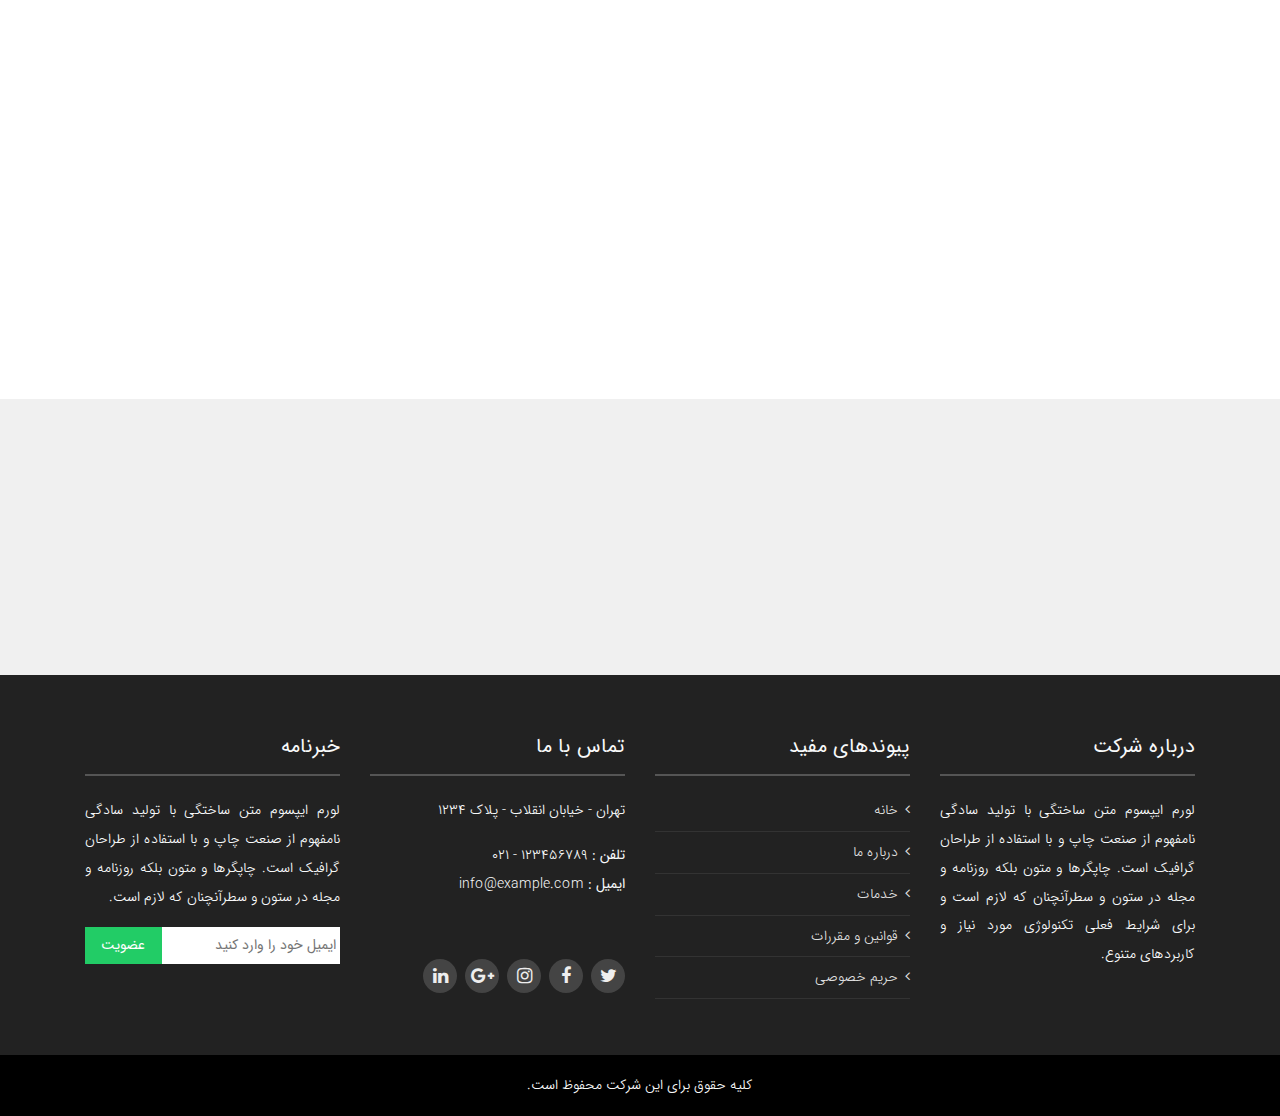
<file: pages/Web Services/index.html>
<!DOCTYPE html>
<html lang="en">
<head>
    <meta charset="UTF-8">
    <meta name="viewport" content="width:device-width initial-scale:1 shrink-to-fit:no">
    <title>Rayan-System</title>
    <link rel="stylesheet" href="css/bootstrap.min.css">
    <link rel="stylesheet" href="css/rtl.css">
    <link rel="stylesheet" href="css/font-awesome.min.css">
    <link rel="stylesheet" href="css/animate.min.css">
    <link rel="stylesheet" href="css/owl.carousel.min.css">
    <link rel="stylesheet" href="css/lightbox.min.css">
    <link rel="stylesheet" href="css/style.css">

    <style>
   
    </style>
</head>
<body id="home">

<header id="navbar">
    <div id="logo">
        <h4><a href="#">لوگوی شرکت</a></h4>
    </div>
    <div id="toggler">
        <i class="fa fa-bars"></i>
    </div>
    <div id="nav">
        <ul class="list-unstyled">
            <li><a href="#home">خانه</a></li>
            <li><a href="#about">درباره ما</a></li>
            <li><a href="#services">خدمات</a></li>
            <li><a href="#stats">آمار</a></li>
            <li><a href="#portfolio">نمونه کارها</a></li>
            <li><a href="#team">تیم ما</a></li>
            <li><a href="#clients">مشتریان ما</a></li>
        </ul>
    </div>
</header>

<section id="slider">
    <div id="carousel-top" class="carousel slide" data-ride="carousel">
        <div class="carousel-inner">
            <div class="carousel-item active" style="background-image: url('images/slider/1.jpg')">
                <div class="carousel-overlay">
                    <div class="carousel-content text-center">
                        <h2 class="carousel-title">ما بهترین تیم را در اختیار داریم</h2>
                        <p class="carousel-text">
                            لورم ایپسوم متن ساختگی با تولید سادگی نامفهوم از صنعت چاپ و با استفاده از طراحان
                            گرافیک است. چاپگرها و متون بلکه روزنامه و مجله در ستون و سطرآنچنان که لازم است
                            و برای شرایط فعلی تکنولوژی مورد نیاز و کاربردهای متنوع با هدف بهبود ابزارهای کاربردی می باشد.
                        </p>
                        <a href="#" class="btn btn-success btn-lg btn-carousel">شروع کنید</a>
                    </div>
                </div>
            </div>
            <div class="carousel-item" style="background-image: url('images/slider/2.jpg')">
                <div class="carousel-overlay">
                    <div class="carousel-content text-center">
                        <h2 class="carousel-title">تا به حال صدها پروژه انجام داده ایم</h2>
                        <p class="carousel-text">
                            لورم ایپسوم متن ساختگی با تولید سادگی نامفهوم از صنعت چاپ و با استفاده از طراحان گرافیک است.
                            چاپگرها و متون بلکه روزنامه و مجله در ستون و سطرآنچنان که لازم است و برای شرایط
                            فعلی تکنولوژی مورد نیاز و کاربردهای متنوع با هدف بهبود ابزارهای کاربردی می باشد.
                        </p>
                        <a href="#" class="btn btn-success btn-lg btn-carousel">شروع کنید</a>
                    </div>
                </div>
            </div>
            <div class="carousel-item" style="background-image: url('images/slider/3.jpg')">
                <div class="carousel-overlay">
                    <div class="carousel-content text-center">
                        <h2 class="carousel-title">کارشناسان ما آماده خدمت رسانی هستند</h2>
                        <p class="carousel-text">
                            لورم ایپسوم متن ساختگی با تولید سادگی نامفهوم از صنعت چاپ و با استفاده از طراحان گرافیک است.
                            چاپگرها و متون بلکه روزنامه و مجله در ستون و سطرآنچنان که لازم است و برای شرایط
                            فعلی تکنولوژی مورد نیاز و کاربردهای متنوع با هدف بهبود ابزارهای کاربردی می باشد.
                        </p>
                        <a href="#" class="btn btn-success btn-lg btn-carousel">شروع کنید</a>
                    </div>
                </div>
            </div>

            <a href="#carousel-top" class="carousel-control-prev" data-slide="prev"><span class="carousel-control-prev-icon"></span></a>
            <a href="#carousel-top" class="carousel-control-next" data-slide="next"><span class="carousel-control-next-icon"></span></a>

            <ol class="carousel-indicators">
                <li data-target="#carousel-top" data-slide-to="0" class="active"></li>
                <li data-target="#carousel-top" data-slide-to="1"></li>
                <li data-target="#carousel-top" data-slide-to="2"></li>
            </ol>
        </div>
    </div>
</section>

<section id="about">
    <div class="container">
        <header class="section-header">
            <h3>درباره ما</h3>
            <p>
                لورم ایپسوم متن ساختگی با تولید سادگی نامفهوم از صنعت چاپ و با استفاده از طراحان گرافیک است.
                چاپگرها و متون بلکه روزنامه و مجله در ستون و سطرآنچنان که لازم است و برای شرایط
                فعلی تکنولوژی مورد نیاز و کاربردهای متنوع با هدف بهبود ابزارهای کاربردی می باشد.
            </p>
        </header>
        <div class="row">
            <div class="col-md-6 col-lg-4 wow fadeInUp" data-wow-offset="150">
                <div class="card shadow-sm mb-5">
                        <img class="card-img-top" src="images/about/mission.jpg" alt="mission" />
                        <div class="card-body text-center p-4">
                            <h3 class="card-title mb-3">ماموریت ما</h3>
                            <p class="card-text">
                                لورم ایپسوم متن ساختگی با تولید سادگی نامفهوم از صنعت چاپ و با استفاده از طراحان گرافیک است.
                                چاپگرها و متون بلکه روزنامه و مجله در ستون و سطرآنچنان که لازم است و برای شرایط
                                فعلی تکنولوژی مورد نیاز و کاربردهای متنوع با هدف بهبود ابزارهای کاربردی می باشد.
                            </p>
                        </div>
                </div>
            </div>
            <div class="col-md-6 col-lg-4 wow fadeInUp" data-wow-offset="150" data-wow-delay="0.15s">
            <div class="card shadow-sm mb-5">
                <img src="images/about/plan.jpg" alt="plan" class="card-img-top">
                <div class="card-body text-center p-4">
                    <h3 class="card-title mb-3">نقشه راه</h3>
                    <p class="card-text">
                        لورم ایپسوم متن ساختگی با تولید سادگی نامفهوم از صنعت چاپ و با استفاده از طراحان گرافیک است.
                        چاپگرها و متون بلکه روزنامه و مجله در ستون و سطرآنچنان که لازم است و برای شرایط
                        فعلی تکنولوژی مورد نیاز و کاربردهای متنوع با هدف بهبود ابزارهای کاربردی می باشد.
                    </p>
                </div>
            </div>
        </div>
            <div class="col-md-6 col-lg-4 wow fadeInUp" data-wow-offset="150" data-wow-delay="0.3s">
                <div class="card shadow-sm mb-5">
                    <img src="images/about/vision.jpg" alt="vision" class="card-img-top">
                    <div class="card-body text-center p-4">
                        <h3 class="card-title mb-3">تفکر ما</h3>
                        <p class="card-text">
                            لورم ایپسوم متن ساختگی با تولید سادگی نامفهوم از صنعت چاپ و با استفاده از طراحان گرافیک است.
                            چاپگرها و متون بلکه روزنامه و مجله در ستون و سطرآنچنان که لازم است و برای شرایط
                            فعلی تکنولوژی مورد نیاز و کاربردهای متنوع با هدف بهبود ابزارهای کاربردی می باشد.
                        </p>
                    </div>
                </div>
            </div>
        </div>
    </div>
</section>

<section id="services">
    <div class="container">
        <header class="section-header">
            <h3>خدمات ما</h3>
            <p>
                لورم ایپسوم متن ساختگی با تولید سادگی نامفهوم از صنعت چاپ و با استفاده از طراحان گرافیک است.
                چاپگرها و متون بلکه روزنامه و مجله در ستون و سطرآنچنان که لازم است و برای شرایط
                فعلی تکنولوژی مورد نیاز و کاربردهای متنوع با هدف بهبود ابزارهای کاربردی می باشد.
            </p>
        </header>
        <div class="row">
            <div class="col-md-6 col-lg-4 wow bounceInUp" data-wow-delay="0.15s" data-wow-direction="1.5s" data-wow-offset="150">
                <div class="float-right text-success">
                    <i class="fa fa-line-chart fa-2x"></i>
                </div>
                <h4>خدمت اول</h4>
                <p class="description">
                    لورم ایپسوم متن ساختگی با تولید سادگی نامفهوم از صنعت چاپ و با استفاده از طراحان گرافیک است.
                    هدف بهبود ابزارهای کاربردی می باشد.
                </p>
            </div>
            <div class="col-md-6 col-lg-4 wow bounceInUp" data-wow-delay="0.3s" data-wow-direction="1.5s" data-wow-offset="150">
                <div class="float-right text-success">
                    <i class="fa fa-book fa-2x"></i>
                </div>
                <h4>خدمت دوم</h4>
                <p class="description">
                    لورم ایپسوم متن ساختگی با تولید سادگی نامفهوم از صنعت چاپ و با استفاده از طراحان گرافیک است.
                    هدف بهبود ابزارهای کاربردی می باشد.
                </p>
            </div>
            <div class="col-md-6 col-lg-4 wow bounceInUp" data-wow-delay="0.45s" data-wow-direction="1.5s" data-wow-offset="150">
                <div class="float-right text-success">
                    <i class="fa fa-envelope fa-2x"></i>
                </div>
                <h4>خدمت سوم</h4>
                <p class="description">
                    لورم ایپسوم متن ساختگی با تولید سادگی نامفهوم از صنعت چاپ و با استفاده از طراحان گرافیک است.
                    هدف بهبود ابزارهای کاربردی می باشد.
                </p>
            </div>
            <div class="col-md-6 col-lg-4 wow bounceInUp" data-wow-delay="0.15s" data-wow-direction="3s" data-wow-offset="150">
                <div class="float-right text-success">
                    <i class="fa fa-address-book fa-2x"></i>
                </div>
                <h4>خدمت چهارم</h4>
                <p class="description">
                    لورم ایپسوم متن ساختگی با تولید سادگی نامفهوم از صنعت چاپ و با استفاده از طراحان گرافیک است.
                    هدف بهبود ابزارهای کاربردی می باشد.
                </p>
            </div>
            <div class="col-md-6 col-lg-4 wow bounceInUp" data-wow-delay="0.3s" data-wow-direction="3s" data-wow-offset="150">
                <div class="float-right text-success">
                    <i class="fa fa-address-card fa-2x"></i>
                </div>
                <h4>خدمت پنجم</h4>
                <p class="description">
                    لورم ایپسوم متن ساختگی با تولید سادگی نامفهوم از صنعت چاپ و با استفاده از طراحان گرافیک است.
                    هدف بهبود ابزارهای کاربردی می باشد.
                </p>
            </div>
            <div class="col-md-6 col-lg-4 wow bounceInUp" data-wow-delay="0.45s" data-wow-direction="3s" data-wow-offset="150">
                <div class="float-right text-success">
                    <i class="fa fa-chain-broken fa-2x"></i>
                </div>
                <h4>خدمت ششم</h4>
                <p class="description">
                    لورم ایپسوم متن ساختگی با تولید سادگی نامفهوم از صنعت چاپ و با استفاده از طراحان گرافیک است.
                    هدف بهبود ابزارهای کاربردی می باشد.
                </p>
            </div>
        </div>
    </div>
</section>

<section id="stats">
    <div class="container">
        <header class="section-header">
            <h3>آمار و ارقام</h3>
            <p>
                لورم ایپسوم متن ساختگی با تولید سادگی نامفهوم از صنعت چاپ و با استفاده از طراحان گرافیک است.
                چاپگرها و متون بلکه روزنامه و مجله در ستون و سطرآنچنان که لازم است و برای شرایط
                فعلی تکنولوژی مورد نیاز و کاربردهای متنوع با هدف بهبود ابزارهای کاربردی می باشد.
            </p>
        </header>
        <div class="row wow zoomIn" data-wow-delay="0.2s">
            <div class="col-sm-6 col-lg-3 text-center">
                <span class="counter">374</span>
                <h5>تعداد مشتریان</h5>
            </div>
            <div class="col-sm-6 col-lg-3 text-center">
                <span class="counter">1,274</span>
                <h5>تعداد پروژه ها</h5>
            </div>
            <div class="col-sm-6 col-lg-3 text-center">
                <span class="counter">67</span>
                <h5>اعضای تیم</h5>
            </div>
            <div class="col-sm-6 col-lg-3 text-center">
                <span class="counter">96</span>
                <h5>درصد رضایتمندی</h5>
            </div>
        </div>
    </div>
</section>

<section id="skills">
    <div class="container">
        <header class="section-header">
            <h3>مهارت های ما</h3>
            <p>
                لورم ایپسوم متن ساختگی با تولید سادگی نامفهوم از صنعت چاپ و با استفاده از طراحان گرافیک است.
                چاپگرها و متون بلکه روزنامه و مجله در ستون و سطرآنچنان که لازم است و برای شرایط
                فعلی تکنولوژی مورد نیاز و کاربردهای متنوع با هدف بهبود ابزارهای کاربردی می باشد.
            </p>
        </header>
        <div id="skills-content">
            <div class="progress">
                <div class="progress-bar bg-success flex-row justify-content-between" data-hi="50" data-wid="100">
                    <span class="mr-4">HTML</span>
                    <span class="ml-4">100%</span>
                </div>
            </div>
            <div class="progress">
                <div class="progress-bar bg-info flex-row justify-content-between" data-wid="90">
                    <span class="mr-4">CSS</span>
                    <span class="ml-4">90%</span>
                </div>
            </div>
            <div class="progress">
                <div class="progress-bar bg-warning flex-row justify-content-between" data-wid="75">
                    <span class="mr-4">Javascript</span>
                    <span class="ml-4">75%</span>
                </div>
            </div>
            <div class="progress">
                <div class="progress-bar bg-danger flex-row justify-content-between" data-wid="55">
                    <span class="mr-4">photoshop</span>
                    <span class="ml-4">55%</span>
                </div>
            </div>
        </div>
    </div>
</section>

<section id="portfolio">
    <div class="container">
        <header class="section-header">
            <h3>نمونه کارهای ما</h3>
        </header>
        <ul id="portfolio-filter">
            <li data-filter="*" class="filter-active">همه</li>
            <li data-filter=".app">نرم افزار</li>
            <li data-filter=".web">وبسایت</li>
            <li data-filter=".graphic">گرافیک</li>
        </ul>
        <div class="row text-center" id="portfolio-container">
            <div class="col-lg-4 col-md-6 wow fadeInUp app" data-wow-offset="75">
                <div class="card shadow-sm mb-4">
                    <div class="position-relative">
                        <img src="images/portfolio/app1.jpg" alt="app" class="card-img-top">
                        <div class="card-img-overlay">
                            <a href="#">
                                <i class="fa fa-external-link"></i>
                            </a>
                            <a href="images/portfolio/app1.jpg" data-lightbox="portfolio" data-title="نرم افزار اول">
                                <i class="fa fa-eye"></i>
                            </a>
                        </div>
                    </div>
                    <div class="card-body">
                        <h4 class="card-title mb-4"><a href="#" class="text-dark">نرم افزار اول</a></h4>
                        <h6 class="card-subtitle text-muted">نرم افزار</h6>
                    </div>
                </div>
            </div>
            <div class="col-lg-4 col-md-6 wow fadeInUp app" data-wow-offset="75" data-wow-delay="0.2s">
                <div class="card shadow-sm mb-4">
                    <div class="position-relative">
                        <img src="images/portfolio/app2.jpg" alt="app" class="card-img-top">
                        <div class="card-img-overlay">
                            <a href="#">
                                <i class="fa fa-external-link"></i>
                            </a>
                            <a href="images/portfolio/app2.jpg" data-lightbox="portfolio" data-title="نرم افزار دوم">
                                <i class="fa fa-eye"></i>
                            </a>
                        </div>
                    </div>
                    <div class="card-body">
                        <h4 class="card-title mb-4"><a href="#" class="text-dark">نرم افزار دوم</a></h4>
                        <h6 class="card-subtitle text-muted">نرم افزار</h6>
                    </div>
                </div>
            </div>
            <div class="col-lg-4 col-md-6 wow fadeInUp graphic" data-wow-offset="75" data-wow-delay="0.3s">
                <div class="card shadow-sm mb-4">
                    <div class="position-relative">
                        <img src="images/portfolio/graphic1.jpg" alt="graphic" class="card-img-top">
                        <div class="card-img-overlay">
                            <a href="#">
                                <i class="fa fa-external-link"></i>
                            </a>
                            <a href="images/portfolio/graphic1.jpg" data-lightbox="portfolio" data-title="گرافیک اول">
                                <i class="fa fa-eye"></i>
                            </a>
                        </div>
                    </div>
                    <div class="card-body">
                        <h4 class="card-title mb-4"><a href="#" class="text-dark">گرافیک اول</a></h4>
                        <h6 class="card-subtitle text-muted">گرافیک</h6>
                    </div>
                </div>
            </div>
            <div class="col-lg-4 col-md-6 wow fadeInUp web" data-wow-offset="75">
                <div class="card shadow-sm mb-4">
                    <div class="position-relative">
                        <img src="images/portfolio/web1.jpg" alt="web" class="card-img-top">
                        <div class="card-img-overlay">
                            <a href="#">
                                <i class="fa fa-external-link"></i>
                            </a>
                            <a href="images/portfolio/web1.jpg" data-lightbox="portfolio" data-title="وب سایت اول">
                                <i class="fa fa-eye"></i>
                            </a>
                        </div>
                    </div>
                    <div class="card-body">
                        <h4 class="card-title mb-4"><a href="#" class="text-dark">وب سایت اول</a></h4>
                        <h6 class="card-subtitle text-muted">وب سایت</h6>
                    </div>
                </div>
            </div>
            <div class="col-lg-4 col-md-6 wow fadeInUp graphic" data-wow-offset="75" data-wow-delay="0.2s">
                <div class="card shadow-sm mb-4">
                    <div class="position-relative">
                        <img src="images/portfolio/graphic2.jpg" alt="graphic" class="card-img-top">
                        <div class="card-img-overlay">
                            <a href="#">
                                <i class="fa fa-external-link"></i>
                            </a>
                            <a href="images/portfolio/graphic2.jpg" data-lightbox="portfolio" data-title="گرافیک دوم">
                                <i class="fa fa-eye"></i>
                            </a>
                        </div>
                    </div>
                    <div class="card-body">
                        <h4 class="card-title mb-4"><a href="#" class="text-dark">گرافیک دوم</a></h4>
                        <h6 class="card-subtitle text-muted">گرافیک</h6>
                    </div>
                </div>
            </div>
            <div class="col-lg-4 col-md-6 wow fadeInUp app" data-wow-offset="75" data-wow-delay="0.3s">
                <div class="card shadow-sm mb-4">
                    <div class="position-relative">
                        <img src="images/portfolio/app3.jpg" alt="app" class="card-img-top">
                        <div class="card-img-overlay">
                            <a href="#">
                                <i class="fa fa-external-link"></i>
                            </a>
                            <a href="images/portfolio/app3.jpg" data-lightbox="portfolio" data-title="نرم افزار سوم">
                                <i class="fa fa-eye"></i>
                            </a>
                        </div>
                    </div>
                    <div class="card-body">
                        <h4 class="card-title mb-4"><a href="#" class="text-dark">نرم افزار سوم</a></h4>
                        <h6 class="card-subtitle text-muted">نرم افزار</h6>
                    </div>
                </div>
            </div>
            <div class="col-lg-4 col-md-6 wow fadeInUp web" data-wow-offset="75">
                <div class="card shadow-sm mb-4">
                    <div class="position-relative">
                        <img src="images/portfolio/web2.jpg" alt="WEB" class="card-img-top">
                        <div class="card-img-overlay">
                            <a href="#">
                                <i class="fa fa-external-link"></i>
                            </a>
                            <a href="images/portfolio/web2.jpg" data-lightbox="portfolio" data-title="وبسایت دوم">
                                <i class="fa fa-eye"></i>
                            </a>
                        </div>
                    </div>
                    <div class="card-body">
                        <h4 class="card-title mb-4"><a href="#" class="text-dark">وبسایت دوم</a></h4>
                        <h6 class="card-subtitle text-muted">وبسایت</h6>
                    </div>
                </div>
            </div>
            <div class="col-lg-4 col-md-6 wow fadeInUp web" data-wow-offset="75" data-wow-delay="0.2s">
                <div class="card shadow-sm mb-4">
                    <div class="position-relative">
                        <img src="images/portfolio/web3.jpg" alt="WEB" class="card-img-top">
                        <div class="card-img-overlay">
                            <a href="#">
                                <i class="fa fa-external-link"></i>
                            </a>
                            <a href="images/portfolio/web3.jpg" data-lightbox="portfolio" data-title="وبسایت سوم">
                                <i class="fa fa-eye"></i>
                            </a>
                        </div>
                    </div>
                    <div class="card-body">
                        <h4 class="card-title mb-4"><a href="#" class="text-dark">وبسایت سوم</a></h4>
                        <h6 class="card-subtitle text-muted">وبسایت</h6>
                    </div>
                </div>
            </div>
            <div class="col-lg-4 col-md-6 wow fadeInUp graphic" data-wow-offset="75" data-wow-delay="0.3s">
                <div class="card shadow-sm mb-4">
                    <div class="position-relative">
                        <img src="images/portfolio/graphic3.jpg" alt="graphic" class="card-img-top">
                        <div class="card-img-overlay">
                            <a href="#">
                                <i class="fa fa-external-link"></i>
                            </a>
                            <a href="images/portfolio/graphic3.jpg" data-lightbox="portfolio" data-title="گرافیک سوم">
                                <i class="fa fa-eye"></i>
                            </a>
                        </div>
                    </div>
                    <div class="card-body">
                        <h4 class="card-title mb-4"><a href="#" class="text-dark">گرافیک سوم</a></h4>
                        <h6 class="card-subtitle text-muted"></h6>گرافیک</h6>
                    </div>
                </div>
            </div>
        </div>
    </div>
</section>

<section id="team">
    <div class="container">
        <header class="section-header wow fadeInUp">
            <h3>تیم ما</h3>
            <p>لورم ایپسوم متن ساختگی با تولید سادگی نامفهوم از صنعت چاپ و با استفاده از طراحان گرافیک است.</p>
        </header>
        <div class="row">
            <div class="col-lg-3 col-md-6 wow fadeInUp" data-wow-offset="150">
                <div class="card">
                    <img src="images/team/team-1.jpg" alt="team-1" class="card-img-top">
                    <div class="card-img-overlay">
                        <h4><a href="#">عضو اول</a></h4>
                        <p>برنامه نویس</p>
                        <div>
                            <a href="#"><i class="fa fa-twitter fa-lg"></i></a>
                            <a href="#"><i class="fa fa-facebook fa-lg"></i></a>
                            <a href="#"><i class="fa fa-google-plus fa-lg"></i></a>
                            <a href="#"><i class="fa fa-linkedin fa-lg"></i></a>
                        </div>
                    </div>
                </div>
            </div>
            <div class="col-lg-3 col-md-6 wow fadeInUp" data-wow-delay="0.1s" data-wow-offset="150">
                <div class="card">
                    <img src="images/team/team-2.jpg" alt="team-2" class="card-img-top">
                    <div class="card-img-overlay">
                        <h4><a href="#">عضو دوم</a></h4>
                        <p>گرافیست</p>
                        <div>
                            <a href="#"><i class="fa fa-twitter fa-lg"></i></a>
                            <a href="#"><i class="fa fa-facebook fa-lg"></i></a>
                            <a href="#"><i class="fa fa-google-plus fa-lg"></i></a>
                            <a href="#"><i class="fa fa-linkedin fa-lg"></i></a>
                        </div>
                    </div>
                </div>
            </div>
            <div class="col-lg-3 col-md-6 wow fadeInUp" data-wow-delay="0.2s" data-wow-offset="150">
                <div class="card">
                    <img src="images/team/team-3.jpg" alt="team-3" class="card-img-top">
                    <div class="card-img-overlay">
                        <h4><a href="#">عضو سوم</a></h4>
                        <p>طراح وب</p>
                        <div>
                            <a href="#"><i class="fa fa-twitter fa-lg"></i></a>
                            <a href="#"><i class="fa fa-facebook fa-lg"></i></a>
                            <a href="#"><i class="fa fa-google-plus fa-lg"></i></a>
                            <a href="#"><i class="fa fa-linkedin fa-lg"></i></a>
                        </div>
                    </div>
                </div>
            </div>
            <div class="col-lg-3 col-md-6 wow fadeInUp" data-wow-delay="0.3s" data-wow-offset="150">
                <div class="card">
                    <img src="images/team/team-4.jpg" alt="team-4" class="card-img-top">
                    <div class="card-img-overlay">
                        <h4><a href="#">عضو چهارم</a></h4>
                        <p>برنامه نویس</p>
                        <div>
                            <a href="#"><i class="fa fa-twitter fa-lg"></i></a>
                            <a href="#"><i class="fa fa-facebook fa-lg"></i></a>
                            <a href="#"><i class="fa fa-google-plus fa-lg"></i></a>
                            <a href="#"><i class="fa fa-linkedin fa-lg"></i></a>
                        </div>
                    </div>
                </div>
            </div>
        </div>
    </div>
</section>

<section id="clients">
    <div class="container wow zoomIn" data-wow-direction="1.2s" data-wow-offset="120">
        <header class="section-header ">
            <h3>مشتریان ما</h3>
        </header>
        <div class="owl-carousel">
            <a href="#"><img src="images/clients/client-1.png" alt="client-1" /></a>
            <a href="#"><img src="images/clients/client-2.png" alt="client-2" /></a>
            <a href="#"><img src="images/clients/client-3.png" alt="client-3" /></a>
            <a href="#"><img src="images/clients/client-4.png" alt="client-4" /></a>
            <a href="#"><img src="images/clients/client-5.png" alt="client-5" /></a>
            <a href="#"><img src="images/clients/client-6.png" alt="client-6" /></a>
            <a href="#"><img src="images/clients/client-7.png" alt="client-7" /></a>
            <a href="#"><img src="images/clients/client-8.png" alt="client-8" /></a>
        </div>
    </div>
</section>

<footer id="footer" class="text-light text-justify">
    <div class="container">
        <div class="row">
            <div class="col-lg-3 col-md-6">
                <h5>درباره شرکت</h5>
                <p>
                     لورم ایپسوم متن ساختگی با تولید سادگی نامفهوم از صنعت چاپ و با استفاده از طراحان گرافیک است.
                    چاپگرها و متون بلکه روزنامه و مجله در ستون و سطرآنچنان که لازم است و برای شرایط فعلی تکنولوژی مورد نیاز و کاربردهای متنوع.
                
                </p>
            </div>
            <div class="col-lg-3 col-md-6">
                <h5>پیوندهای مفید</h5>
                <ul class="list-unstyled">
                    <li>
                        <i class="fa fa-angle-left"></i>
                        <a href="#">خانه</a>
                    </li>
                    <li>
                        <i class="fa fa-angle-left"></i>
                        <a href="#">درباره ما</a>
                    </li>
                    <li>
                        <i class="fa fa-angle-left"></i>
                        <a href="#">خدمات</a>
                    </li>
                    <li>
                        <i class="fa fa-angle-left"></i>
                        <a href="#">قوانین و مقررات</a>
                    </li>
                    <li>
                        <i class="fa fa-angle-left"></i>
                        <a href="#">حریم خصوصی</a>
                    </li>
                </ul>
            </div>
            <div class="col-lg-3 col-md-6">
                <h5>تماس با ما</h5>
                <p>تهران - خیابان انقلاب - پلاک ۱۲۳۴</p>
                <p>
                    <strong>تلفن : </strong><span style="direction: ltr; display: inline-block;">۰۲۱ - ۱۲۳۴۵۶۷۸۹</span>
                    <br/>
                    <strong>ایمیل :</strong> info@example.com<br/>
                </p>
                <div class="link">
                    <a href="#"><i class="fa fa-twitter"></i></a>
                    <a href="#"><i class="fa fa-facebook"></i></a>
                    <a href="#"><i class="fa fa-instagram"></i></a>
                    <a href="#"><i class="fa fa-google-plus"></i></a>
                    <a href="#"><i class="fa fa-linkedin"></i></a>
                </div>
            </div>
            <div class="col-lg-3 col-md-6">
                <h5>خبرنامه</h5>
                <p>
                    لورم ایپسوم متن ساختگی با تولید سادگی نامفهوم از صنعت چاپ و با استفاده از طراحان گرافیک است.
                    چاپگرها و متون بلکه روزنامه و مجله در ستون و سطرآنچنان که لازم است.
                </p>
                <form method="post">
                    <input type="email" name="email" placeholder="ایمیل خود را وارد کنید">
                    <button type="submit">عضویت</button>
                </form>
            </div>
        </div>
    </div>
    <div style="background-color: black;">
        <p class="text-center p-3 mb-0">کلیه حقوق برای این شرکت محفوظ است.</p>
    </div>
</footer>

<a href="#home" id="go-to-top">
    <i class="fa fa-chevron-up"></i>
</a>




<script src="js/jquery-3.3.1.min.js"></script>
<script src="js/popper.min.js"></script>
<script src="js/bootstrap.min.js"></script>
<script src="js/owl.carousel.min.js"></script>
<script src="js/wow.min.js"></script>
<script src="js/lightbox.min.js"></script>
<script src="js/smooth-scroll.min.js"></script>
<script src="js/isotope.pkgd.min.js"></script>
<script src="js/waypoints.min.js"></script>
<script src="js/counterup.min.js"></script>
<script src="js/script.js"></script>

</body>
</html>
</file>
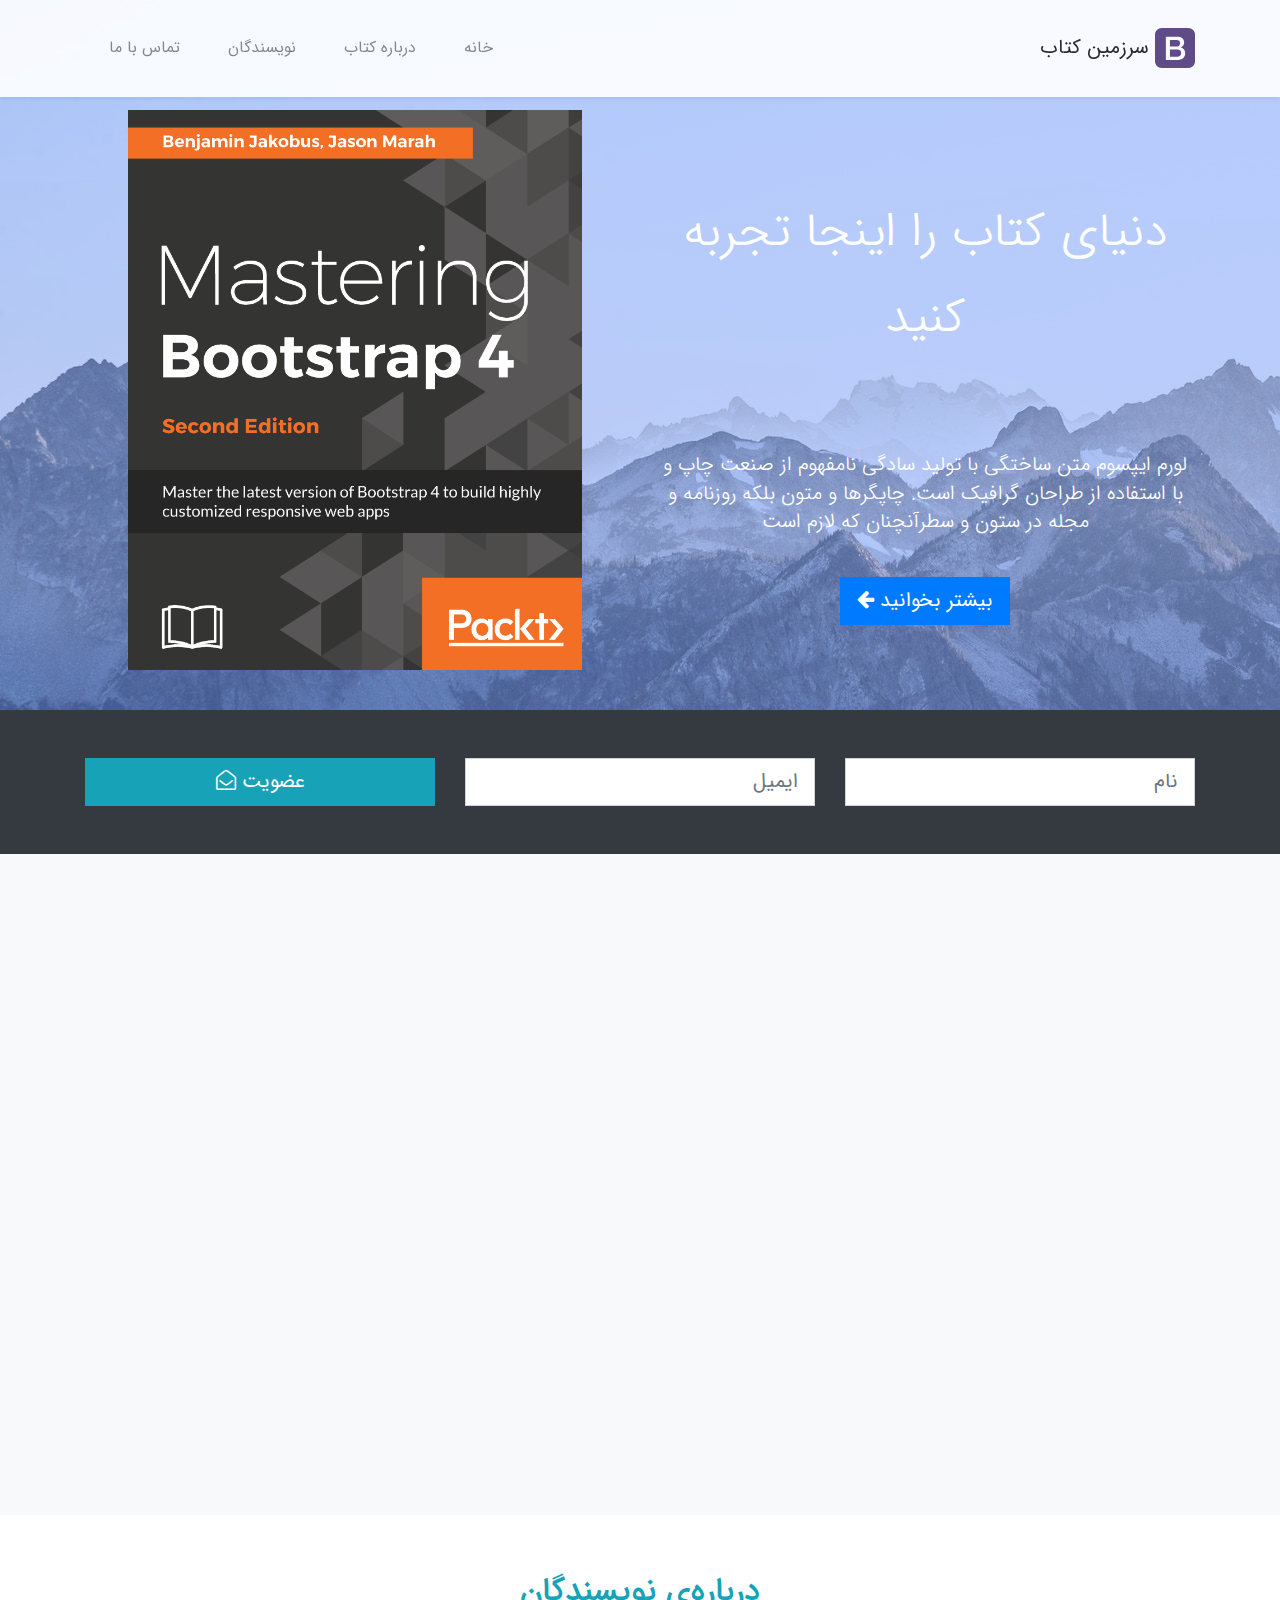
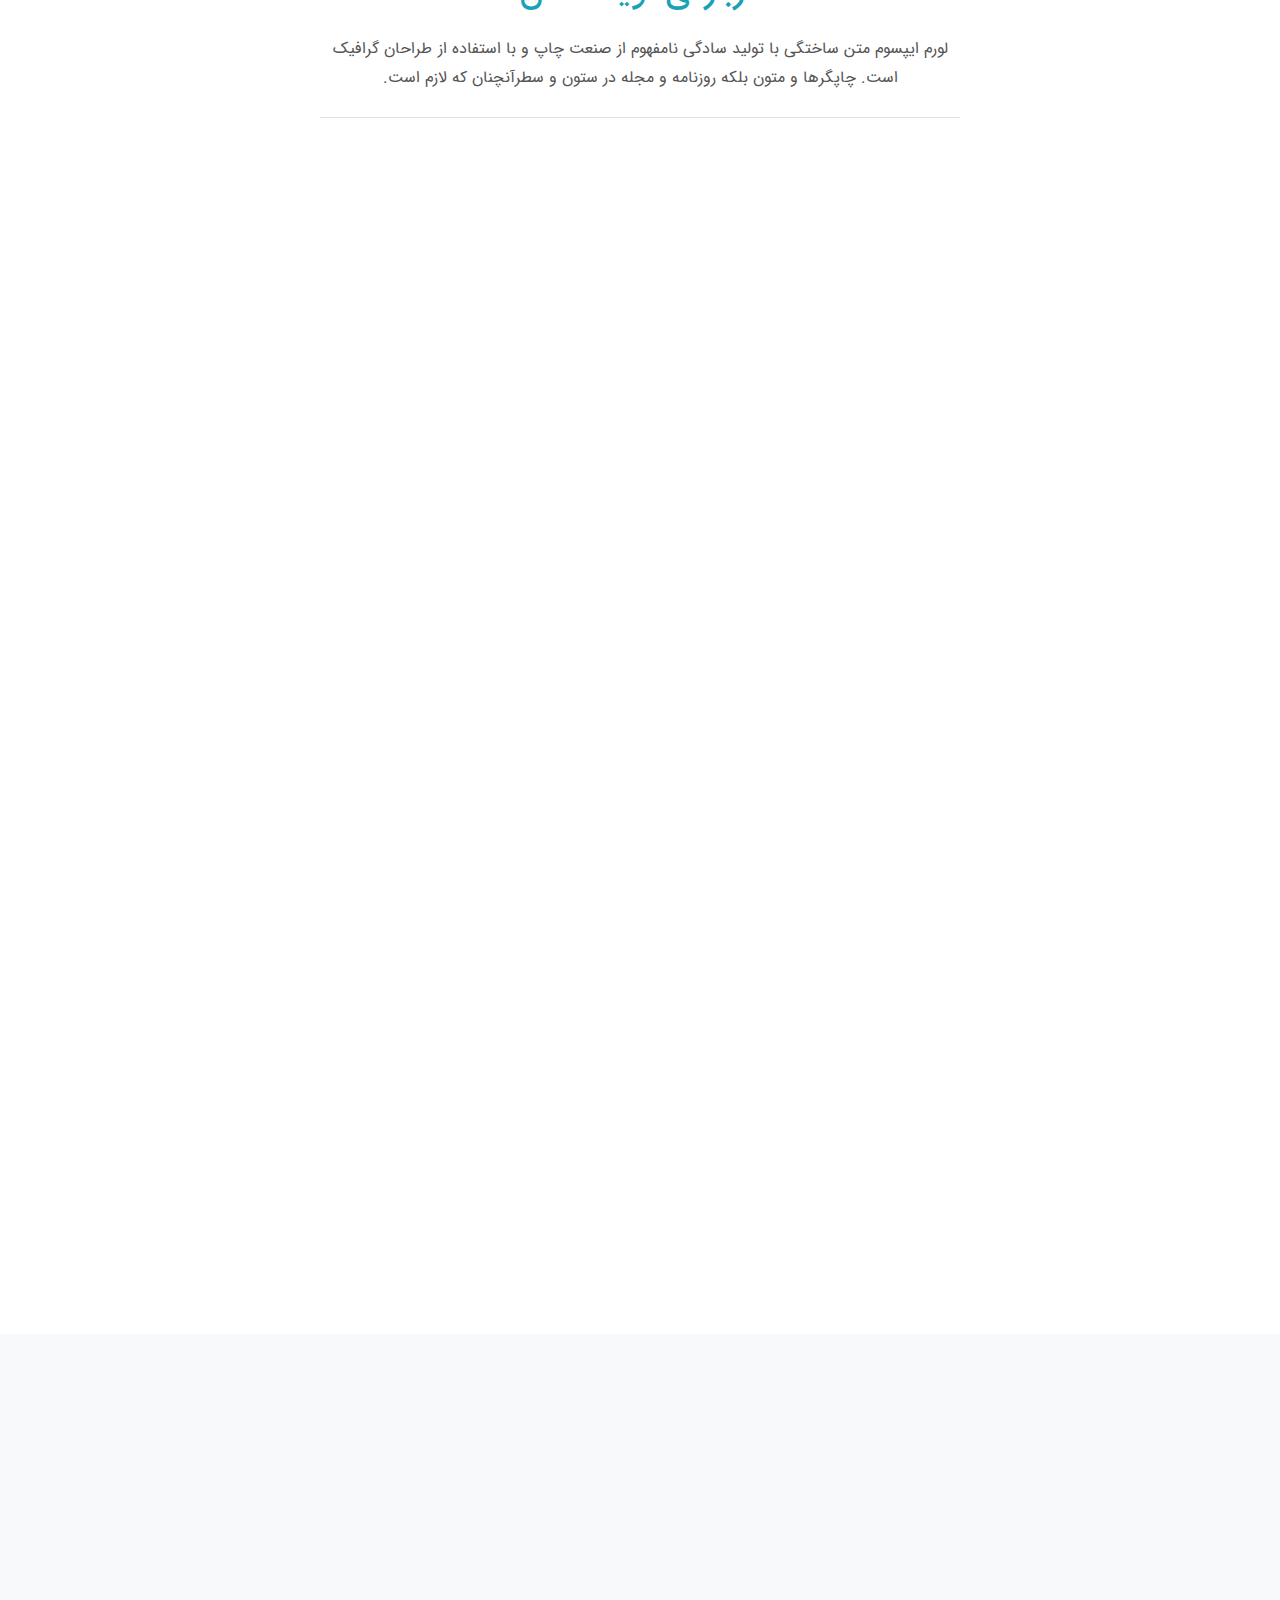
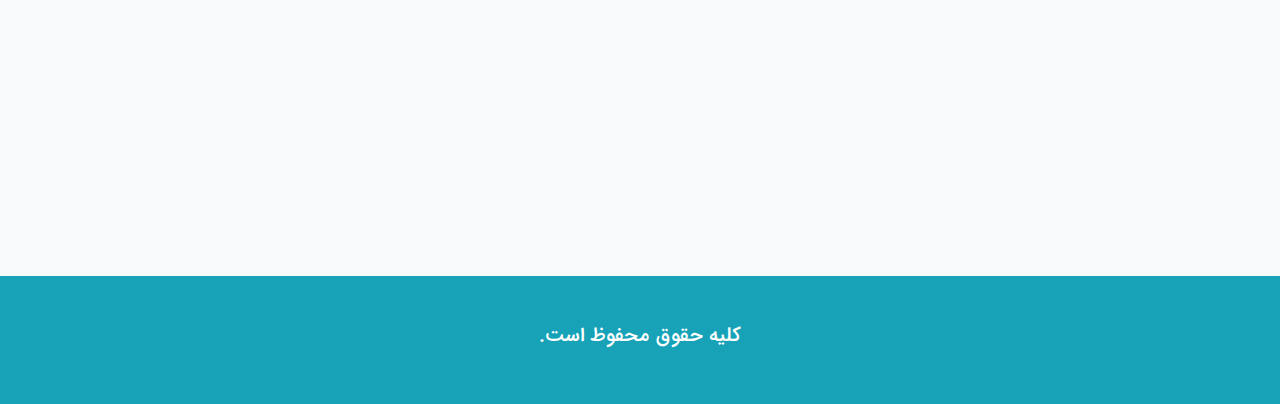
<file: pages/Book Land Store/Book Landing.html>
<!DOCTYPE html>
<html lang="en">
<head>
    <meta charset="UTF-8">
    <meta name="viewport" content="width=device-width, initial-scale=1, shrink-to-fit=no" />
    <title>Book Landing</title>
    <link href="css/bootstrap.min.css" rel="stylesheet">
    <link rel="stylesheet" href="css/font-awesome.min.css">
    <link rel="stylesheet" href="css/rtl.css">
    <link rel="stylesheet" href="css/animate.min.css">
    <link rel="stylesheet" href="css/style.css">
</head>
<body id="home">

<nav class="navbar navbar-expand-md fixed-top navbar-light bg-white shadow-sm py-3" id="navbar">
    <div class="container ">
        <a href="#home" class="navbar-brand">
            <img src="images/logo.svg" width="40" alt="bootstrap">
            <span class="align-middle">سرزمین کتاب</span>
        </a>
        <button class="navbar-toggler" data-toggle="collapse" data-target="#nav">
            <span class="navbar-toggler-icon"></span>
        </button>
        <div class="navbar-collapse collapse" id="nav">
            <ul class="navbar-nav mr-auto">
                <li class="nav-item px-3">
                    <a class="nav-link" href="#home">خانه</a>
                </li>
                <li class="nav-item px-3">
                    <a class="nav-link" href="#about">درباره کتاب</a>
                </li>
                <li class="nav-item px-3">
                    <a class="nav-link" href="#authors">نویسندگان</a>
                </li>
                <li class="nav-item px-3">
                    <a class="nav-link" href="#contact">تماس با ما</a>
                </li>
            </ul>
        </div>
    </div>
</nav>

<section class="showcase">
    <div class="text-white overlay">
        <div class="container">
            <div class="row">
                <div class="col-lg-6 text-center">
                    <h1 class="main-title animated slideInDown">
                        دنیای کتاب را اینجا تجربه کنید
                    </h1>
                    <p class="lead animated slideInRight">
                        لورم ایپسوم متن ساختگی با تولید سادگی نامفهوم از صنعت چاپ و با استفاده از طراحان
                        گرافیک است. چاپگرها و متون بلکه روزنامه و مجله در ستون و سطرآنچنان که لازم است
                    </p>
                    <a href="#" class="btn btn-lg btn-primary my-4 animated fadeInUp">بیشتر بخوانید <i class="fa fa-arrow-left"></i></a>
                </div>
                <div class="col-6">
                    <img src="images/book.png" class="img-fluid d-none d-lg-block book-image animated flipInY" alt="book">
                </div>
            </div>
        </div>
    </div>
</section>

<section class="bg-dark py-5">
    <div class="container">
        <form class="row">
            <div class="col-md-4 mb-3 mb-md-0">
                <input type="text" class="form-control form-control-lg" placeholder="نام">
            </div>
            <div class="col-md-4 mb-3 mb-md-0">
                <input type="email" class="form-control form-control-lg" placeholder="ایمیل">
            </div>
            <div class="col-md-4 mb-3 mb-md-0">
                <button type="submit" class="btn btn-info btn-lg btn-block">عضویت <i class="fa fa-envelope-open-o"></i></button>
            </div>
        </form>
    </div>
</section>

<section id="about" class="py-5 text-center bg-light">
    <div class="container animated invisible">
        <div class="row">
            <div class="col">
                <div class="section-header">
                    <h2 class="text-info pb-3">درباره‌ی کتاب</h2>
                    <p class="pb-4 border-bottom">
                        لورم ایپسوم متن ساختگی با تولید سادگی نامفهوم از صنعت چاپ و با استفاده از طراحان
                        گرافیک است. چاپگرها و متون بلکه روزنامه و مجله در ستون و سطرآنچنان که لازم است.
                    </p>
                </div>
                <div id="accordion" class="mx-auto mt-5">
                    <div class="card">
                        <div class="card-header bg-light">
                            <h5 data-target="#collapse-1" data-toggle="collapse" class="text-dark mb-0">نثر ساده و قابل فهم</h5>
                        </div>
                        <div id="collapse-1" class="collapse show" data-parent="#accordion">
                            <div class="card-body">
                                <p class="card-text">
                                    لورم ایپسوم متن ساختگی با تولید سادگی نامفهوم از صنعت چاپ و با استفاده از طراحان گرافیک است.
                                    چاپگرها و متون بلکه روزنامه و مجله در ستون و سطرآنچنان که لازم است و برای شرایط فعلی تکنولوژی مورد نیاز
                                    و کاربردهای متنوع با هدف بهبود ابزارهای کاربردی می باشد. کتابهای زیادی در شصت و سه درصد گذشته، حال و
                                    آینده شناخت فراوان جامعه و متخصصان را می طلبد تا با نرم افزارها شناخت بیشتری را برای طراحان رایانه ای
                                    علی الخصوص طراحان خلاقی و فرهنگ پیشرو در زبان فارسی ایجاد کرد. در این صورت می توان امید داشت که تمام و
                                    دشواری موجود در ارائه راهکارها و شرایط سخت تایپ به پایان رسد وزمان مورد نیاز شامل حروفچینی
                                    دستاوردهای اصلی و جوابگوی سوالات پیوسته اهل دنیای موجود طراحی اساسا مورد استفاده قرار گیرد.
                                </p>
                            </div>
                        </div>
                    </div>
                    <div class="card">
                        <div class="card-header bg-light">
                            <h5 data-target="#collapse-2" data-toggle="collapse" class="text-dark mb-0">پوشش کامل ویژگی‌های بوت استرپ</h5>
                        </div>
                        <div id="collapse-2" class="collapse" data-parent="#accordion">
                            <div class="card-body">
                                <p class="card-text">
                                    لورم ایپسوم متن ساختگی با تولید سادگی نامفهوم از صنعت چاپ و با استفاده از طراحان گرافیک است.
                                    چاپگرها و متون بلکه روزنامه و مجله در ستون و سطرآنچنان که لازم است و برای شرایط فعلی تکنولوژی مورد نیاز
                                    و کاربردهای متنوع با هدف بهبود ابزارهای کاربردی می باشد. کتابهای زیادی در شصت و سه درصد گذشته، حال و
                                    آینده شناخت فراوان جامعه و متخصصان را می طلبد تا با نرم افزارها شناخت بیشتری را برای طراحان رایانه ای
                                    علی الخصوص طراحان خلاقی و فرهنگ پیشرو در زبان فارسی ایجاد کرد. در این صورت می توان امید داشت که تمام و
                                    دشواری موجود در ارائه راهکارها و شرایط سخت تایپ به پایان رسد وزمان مورد نیاز شامل حروفچینی
                                    دستاوردهای اصلی و جوابگوی سوالات پیوسته اهل دنیای موجود طراحی اساسا مورد استفاده قرار گیرد.
                                </p>
                            </div>
                        </div>
                    </div>
                    <div class="card">
                        <div class="card-header bg-light">
                            <h5 data-target="#collapse-3" data-toggle="collapse" class="text-dark mb-0">مطابق با آخرین تغییرات فریمورک محبوب بوت استرپ</h5>
                        </div>
                        <div id="collapse-3" class="collapse" data-parent="#accordion">
                            <div class="card-body">
                                <p class="card-text">
                                    لورم ایپسوم متن ساختگی با تولید سادگی نامفهوم از صنعت چاپ و با استفاده از طراحان گرافیک است.
                                    چاپگرها و متون بلکه روزنامه و مجله در ستون و سطرآنچنان که لازم است و برای شرایط فعلی تکنولوژی مورد نیاز
                                    و کاربردهای متنوع با هدف بهبود ابزارهای کاربردی می باشد. کتابهای زیادی در شصت و سه درصد گذشته، حال و
                                    آینده شناخت فراوان جامعه و متخصصان را می طلبد تا با نرم افزارها شناخت بیشتری را برای طراحان رایانه ای
                                    علی الخصوص طراحان خلاقی و فرهنگ پیشرو در زبان فارسی ایجاد کرد. در این صورت می توان امید داشت که تمام و
                                    دشواری موجود در ارائه راهکارها و شرایط سخت تایپ به پایان رسد وزمان مورد نیاز شامل حروفچینی
                                    دستاوردهای اصلی و جوابگوی سوالات پیوسته اهل دنیای موجود طراحی اساسا مورد استفاده قرار گیرد.
                                </p>
                            </div>
                        </div>
                    </div>
                </div>
            </div>
        </div>
    </div>
</section>

<section id="authors" class="text-center py-5">
    <div class="container">
        <div class="row">
            <div class="col">
                <div class="section-header mb-5">
                    <h2 class="text-info pb-3">درباره‌ی نویسندگان</h2>
                    <p class="pb-4 border-bottom">
                        لورم ایپسوم متن ساختگی با تولید سادگی نامفهوم از صنعت چاپ و با استفاده از طراحان گرافیک است.
                        چاپگرها و متون بلکه روزنامه و مجله در ستون و سطرآنچنان که لازم است.
                    </p>
                </div>
            </div>
        </div>
        <div class="row">
            <div class="col-md-6 col-xl-3">
                <div class="card my-4 animated invisible">
                    <div class="card-body">
                        <img src="images/person1.jpg" alt="person1" class="card-img rounded-circle w-50 mb-3">
                        <h4 class="mb-4">نویسنده اول</h4>
                        <h6 class="text-muted mb-3">موّلف 4 کتاب</h6>
                        <p class="text-muted mb-3 px-3">
                            لورم ایپسوم متن ساختگی با تولید سادگی نامفهوم از صنعت چاپ و با استفاده از طراحان گرافیک است.
                            چاپگرها و متون بلکه روزنامه و مجله در ستون و سطرآنچنان که لازم است.
                        </p>
                        <div class="d-flex justify-content-center">
                            <div class="p-4">
                                <a href="#"><i class="fa fa-twitter fa-2x"></i></a>
                            </div>
                            <div class="p-4">
                                <a href="#"><i class="fa fa-facebook fa-2x"></i></a>
                            </div>
                            <div class="p-4">
                                <a href="#"><i class="fa fa-google-plus-official fa-2x"></i></a>
                            </div>
                        </div>
                    </div>
                </div>
            </div>
            <div class="col-md-6 col-xl-3">
                <div class="card my-4 animated invisible">
                    <div class="card-body">
                        <img src="images/person2.jpg" alt="person2" class="card-img rounded-circle w-50 mb-3">
                        <h4 class="mb-4">نویسنده دوم</h4>
                        <h6 class="text-muted mb-3">موّلف 5 کتاب</h6>
                        <p class="text-muted mb-3 px-3">
                            لورم ایپسوم متن ساختگی با تولید سادگی نامفهوم از صنعت چاپ و با استفاده از طراحان گرافیک است.
                            چاپگرها و متون بلکه روزنامه و مجله در ستون و سطرآنچنان که لازم است.
                        </p>
                        <div class="d-flex justify-content-center">
                            <div class="p-4">
                                <a href="#"><i class="fa fa-twitter fa-2x"></i></a>
                            </div>
                            <div class="p-4">
                                <a href="#"><i class="fa fa-facebook fa-2x"></i></a>
                            </div>
                            <div class="p-4">
                                <a href="#"><i class="fa fa-google-plus-official fa-2x"></i></a>
                            </div>
                        </div>
                    </div>
                </div>
            </div>
            <div class="col-md-6 col-xl-3">
                <div class="card my-4 animated invisible">
                    <div class="card-body">
                        <img src="images/person3.jpg" alt="person3" class="card-img rounded-circle w-50 mb-3">
                        <h4 class="mb-4">نویسنده سوم</h4>
                        <h6 class="text-muted mb-3">موّلف 4 کتاب</h6>
                        <p class="text-muted mb-3 px-3">
                            لورم ایپسوم متن ساختگی با تولید سادگی نامفهوم از صنعت چاپ و با استفاده از طراحان گرافیک است.
                            چاپگرها و متون بلکه روزنامه و مجله در ستون و سطرآنچنان که لازم است.
                        </p>
                        <div class="d-flex justify-content-center">
                            <div class="p-4">
                                <a href="#"><i class="fa fa-twitter fa-2x"></i></a>
                            </div>
                            <div class="p-4">
                                <a href="#"><i class="fa fa-facebook fa-2x"></i></a>
                            </div>
                            <div class="p-4">
                                <a href="#"><i class="fa fa-google-plus-official fa-2x"></i></a>
                            </div>
                        </div>
                    </div>
                </div>
            </div>
            <div class="col-md-6 col-xl-3">
                <div class="card my-4 animated invisible">
                    <div class="card-body">
                        <img src="images/person4.jpg" alt="person4" class="card-img rounded-circle w-50 mb-3">
                        <h4 class="mb-4">نویسنده چهارم</h4>
                        <h6 class="text-muted mb-3">موّلف 9 کتاب</h6>
                        <p class="text-muted mb-3 px-3">
                            لورم ایپسوم متن ساختگی با تولید سادگی نامفهوم از صنعت چاپ و با استفاده از طراحان گرافیک است.
                            چاپگرها و متون بلکه روزنامه و مجله در ستون و سطرآنچنان که لازم است.
                        </p>
                        <div class="d-flex justify-content-center">
                            <div class="p-4">
                                <a href="#"><i class="fa fa-twitter fa-2x"></i></a>
                            </div>
                            <div class="p-4">
                                <a href="#"><i class="fa fa-facebook fa-2x"></i></a>
                            </div>
                            <div class="p-4">
                                <a href="#"><i class="fa fa-google-plus-official fa-2x"></i></a>
                            </div>
                        </div>
                    </div>
                </div>
            </div>
            <div class="col-md-6 col-xl-3 mx-xl-auto">
                <div class="card my-4 animated invisible">
                    <div class="card-body">
                        <img src="images/person5.jpg" alt="person5" class="card-img rounded-circle w-50 mb-3">
                        <h4 class="mb-4">نویسنده اصلی</h4>
                        <h6 class="text-muted mb-3">موّلف تمام کتاب ها</h6>
                        <p class="text-muted mb-3 px-3">
                            لورم ایپسوم متن ساختگی با تولید سادگی نامفهوم از صنعت چاپ و با استفاده از طراحان گرافیک است.
                            چاپگرها و متون بلکه روزنامه و مجله در ستون و سطرآنچنان که لازم است.
                        </p>
                        <div class="d-flex justify-content-center">
                            <div class="p-4">
                                <a href="#"><i class="fa fa-twitter fa-2x"></i> </a>
                            </div>
                            <div class="p-4">
                                <a href="#"><i class="fa fa-facebook fa-2x"></i> </a>
                            </div>
                            <div class="p-4">
                                <a href="#"><i class="fa fa-google-plus-official fa-2x"></i> </a>
                            </div>
                        </div>
                    </div>
                </div>
            </div>
            <div class="col-md-6 col-xl-3 mx-xl-auto">
                <div class="card my-4 animated invisible">
                    <div class="card-body">
                        <img src="images/person6.jpg" alt="person6" class="card-img rounded-circle w-50 mb-3">
                        <h4 class="mb-4">نویسنده ششم</h4>
                        <h6 class="text-muted mb-3">موّلف 100 کتاب</h6>
                        <p class="text-muted mb-3 px-3">
                            لورم ایپسوم متن ساختگی با تولید سادگی نامفهوم از صنعت چاپ و با استفاده از طراحان گرافیک است.
                            چاپگرها و متون بلکه روزنامه و مجله در ستون و سطرآنچنان که لازم است.
                        </p>
                        <div class="d-flex justify-content-center">
                            <div class="p-4">
                                <a href="#"><i class="fa fa-twitter fa-2x"></i></a>
                            </div>
                            <div class="p-4">
                                <a href="#"><i class="fa fa-facebook fa-2x"></i></a>
                            </div>
                            <div class="p-4">
                                <a href="#"><i class="fa fa-google-plus-official fa-2x"></i></a>
                            </div>
                        </div>
                    </div>
                </div>
            </div>
        </div>
    </div>
</section>

<section id="contact" class="py-5 bg-light">
    <div class="container">
        <div class="row">
            <div class="col-lg-9 animated invisible">
                <h3>فرم تماس</h3>
                <p class="text-muted">لورم ایپسوم متن ساختگی با تولید سادگی نامفهوم از صنعت چاپ و با استفاده از طراحان گرافیک است.</p>
                <form>
                    <div class="form-group input-group input-group-lg">
                        <div class="input-group-prepend">
                            <span class="input-group-text"><i class="fa fa-user"></i> </span>
                        </div>
                        <input type="text" class="form-control" placeholder="نام">
                    </div>
                    <div class="form-group input-group input-group-lg">
                        <div class="input-group-prepend">
                            <span class="input-group-text"><i class="fa fa-envelope"></i></span>
                        </div>
                        <input type="email" class="form-control" placeholder="ایمیل">
                    </div>
                    <div class="form-group input-group input-group-lg">
                        <div class="input-group-prepend">
                            <span class="input-group-text"><i class="fa fa-pencil"></i> </span>
                        </div>
                        <textarea class="form-control" placeholder="متن پیام" rows="5"></textarea>
                    </div>
                    <button class="btn btn-info btn-block btn-lg">ارسال پیام</button>
                </form>
            </div>
            <div class="col-lg-3 align-self-center d-none d-lg-block animated invisible">
                <img src="images/logo.svg" alt="logo" class="rounded-circle w-75 d-block mx-auto">
            </div>
        </div>
    </div>
</section>

<footer id="footer" class="bg-info py-5 text-center">
    <div class="container">
        <h5 class="text-white">کلیه حقوق محفوظ است.</h5>
    </div>
</footer>

<script src="js/jquery-3.3.1.min.js"></script>
<script src="js/popper.min.js"></script>
<script src="js/bootstrap.min.js"></script>
<script src="js/smooth-scroll.min.js"></script>
<script src="js/script.js"></script>
</body>
</html>
</file>
<file: css/style.css>
@font-face {font-family: 'AquireBold';
    src: url(../fonts/Aquire/AquireBold-8Ma60.otf) format('opentype'); /* chrome、firefox、opera、Safari, Android, iOS 4.2+*/
    font-weight: bold;
}

@font-face {font-family: "raleway-bold";
    src: url(../fonts/raleway/Raleway-Bold.ttf) format("truetype"); /* chrome、firefox、opera、Safari, Android, iOS 4.2+*/
    font-weight: bold;
}
@font-face {font-family: "raleway";
    src: url(../fonts/raleway/Raleway-Regular.ttf) format("truetype"); /* chrome、firefox、opera、Safari, Android, iOS 4.2+*/
    font-weight: normal;
}

body {
    height: 2000px;
    background-color: white;
}

a:hover {
    text-decoration: none;
}


#slider {
    box-shadow: -2px 24px 74px 4px rgba(0, 0, 0, 0.78);
}

#carousel-top .carousel-item {
    height: 80vh;
    background-size: cover;
    min-height: 580px;
    background-position: center;
    background-repeat: no-repeat;
}

#carousel-top li {
    height: 20px;
    width: 20px;
    opacity: 80%;
    border-radius: 30% 70% 70% 30% / 30% 30% 70% 70%;
}

#carousel-top .carousel-overlay {
    position: absolute;
    top: 0;
    right: 0;
    height: 100%;
    width: 100%;
    background-color: rgba(0, 0, 0, 0.4);
    padding-top: 40px;
}

#carousel-top .carousel-content {
    max-width: 900px;
    color: white;
    margin: 10% 0;
    padding: 0 25px;
}

#carousel-top .carousel-title {
    margin-bottom: 50px;
    font-weight: 600;
    font-size: 40px;
    animation-duration: 1.5s;
    animation-delay: 1s;
    animation-iteration-count: revert;
}


#carousel-top .carousel-text {
    margin-bottom: 50px;
    font-weight: 300;
    font-size: 19px;
    animation-duration: 1.3s;
    animation-delay: 1.6s;
    animation-iteration-count: revert;
}

.carousel-control-prev-icon, .carousel-control-next-icon {
    position: absolute;
    top: 65%;
}


#navbar {
    position: fixed;
    padding: 70px 40px;
    right: 0;
    left: 0;
    top: 0;
    z-index: 100;
    transition-duration: 0.35s;
}


#toggler i {
    position: absolute;
    right: 40px;
    top: 25px;
    color: rgb(151, 151, 151);
    cursor: pointer;
    font-size: 30px;
}

#nav {
    position: fixed;
    display: inline-block;
    top: 0;
    left: -240px;
    bottom: 0;
    width: 240px;
    padding: 14px 40px;
    background-color: rgba(20, 40, 60, 0.8);
    line-height: 2.5em;
    transition-duration: 0.8s;
}

#nav a {
    color: white;
    font-weight: 500;
    padding: 0 20px;
}

#nav a:hover {
    color: #bdf;
}

.info {
    margin: 8% 10px 5% 10px;
}


/* svg dividers */
.svg-skill {
    display: block;
    height: 50px;
    width: auto;
}



/* skills */

#skills {
    font-family: 'raleway';
    margin-top: 80px;
    padding-top: 30px;
}

#skills .container {
    padding: 0 0;
}

.skills-progress {
    justify-content: center;
}

#skills h2, .info h2, #portfolio h2 {
    font-family: "raleway-bold";
    letter-spacing: 5px;
    margin-top: 30px;
    margin-bottom: 30px;
    color: black;
    background-image: linear-gradient(92deg, #740909 0%, #fe3a3a 100%);
    -webkit-background-clip: text;
    -webkit-text-fill-color: transparent;
    animation: hue 45s infinite linear;
}
#skills h4 {
    font-family: "raleway";
    /*font-size: 17px;*/
    letter-spacing: 5px;
    margin-top: 30px;
    margin-bottom: 30px;
    color: black;
    background-image: linear-gradient(92deg, #740909 0%, #fe3a3a 100%);
    -webkit-background-clip: text;
    -webkit-text-fill-color: transparent;
    animation: hue 45s infinite linear;
}

.p-skills {
    color: #858585;
    font-size: 13px;
    line-height: 22px;
}

#sub-p-1, #sub-p-2, #sub-p-3, #sub-p-4, #sub-p-5 {
    color: #858585;
    font-size: 15px;
    line-height: 22px;
}

.skilltitle {
    text-align: right;
    font-size: 0.9rem;
    font-weight: 500;
    padding-right: 5px;
}

.progress {
    margin-left: 5px;
    height: 15px;
    margin-top: 5px;
    background-color: #D6D6D6;
}




/*---------!*<experience>*!*/
#svg-experience .line1, .line2, .line3, .line4 {
    stroke-dasharray:2300;
    stroke-dashoffset:2300;
}

#svg-SkillsClasses .line1, .line2, .line3, .line4 {
    stroke-dasharray:2300;
    stroke-dashoffset:2300;
}

#experience , #skillsClasses {
    padding-top: 4em;
    padding-bottom: 9em;
    clear: both;
    width: 100%;
    display: block;
}

.heading-experience , .heading-SkillsClasses , .under-heading-experience , .under-heading-SkillsClasses {
    font-family: "AquireBold";
    margin-bottom: 15px;
    display: block;
    font-size: 0.75rem;
    text-transform: uppercase;
    color: #999999;
    background-image: linear-gradient(92deg, #740909 0%, #fe3a3a 100%);
    -webkit-background-clip: text;
    -webkit-text-fill-color: transparent;
    animation: hue 45s infinite linear;
    font-weight: 700;
    letter-spacing: 5px;
}
.under-heading-experience , .under-heading-SkillsClasses {
    font-size: 1.75rem;
}

#experience .timeline:before, #skillsClasses .timeline:before {
    content: '';
    position: absolute;
    display: block;
    width: 4px;
    background: #f2f3f7;
    top: 20px;
    bottom: 20px;
    margin-left: 29px;
}
#experience .timeline-card, #skillsClasses .timeline-card {
    position: relative;
    margin-top: 5px;
    margin-left: 30px;
    margin-bottom: 10px;
    clear: both;
}
#experience .timeline-card-inner, #skillsClasses .timeline-card-inner  {
    position: relative;
    margin-left: -20px; }
#experience .timeline-icon, #skillsClasses  .timeline-icon {
    display: block;
    width: 40px;
    height: 40px;
    background: #f08da5;
    border-radius: 50%;
    -webkit-border-radius: 50%;
    -moz-border-radius: 50%;
    text-align: center;
    box-shadow: 0 0 0 5px #f2f3f7;
    -webkit-box-shadow: 0 0 0 5px #f2f3f7;
    -moz-box-shadow: 0 0 0 5px #f2f3f7;
    -o-box-shadow: 0 0 0 5px #f2f3f7;
    line-height: 44px;
    float: left;
}
#experience .timeline-icon i, #skillsClasses .timeline-icon i {
    font-size: 24px;
    color: white;
}
#experience .timeline-icon.color-none, #skillsClasses  .timeline-icon.color-none {
    background: #fff;
    width: 20px;
    height: 20px;
    margin-left: 10px;
}
#experience .timeline-label, #skillsClasses .timeline-label {
    position: relative;
    background: #f4f5f9;
    border: #e5e6ea 1px solid ;
    border-radius: 10px;
    padding: 1.5em;
    margin-left: 60px;
    background-clip: padding-box;
}
#experience .timeline-label:after, #skillsClasses .timeline-label:after {
    content: '';
    display: block;
    width: 0;
    height: 0;
    position: absolute;
    left: 0;
    top: 10px;
    margin-left: -18px;
    border-style: solid;
    border-width: 9px 9px 9px 9px;
    border-color: transparent #e5e6ea transparent transparent;
}
#experience .timeline-label h2 ,#skillsClasses .timeline-label h2 {
    font-size: 23px;
    font-family: "Quicksand", Arial, sans-serif;
    font-weight: 600;
}
#experience .timeline-label h3 , #skillsClasses .timeline-label h3 {
    font-size: 18px;
    font-family: "Quicksand", Arial, sans-serif;
}
#experience .timeline-label h2 span, #skillsClasses .timeline-label h2 span {
    font-size: 16px;
}
#experience .timeline-label p, #skillsClasses .timeline-label p {
     /*margin-top: 15px;*/
    text-align: justify;
 }





    /*---------!*<portfolio>*!*/


#portfolio {
    padding: 60px 0;
    background-color: rgba(255, 255, 255, 0.11);
}

.header-port {
    margin-bottom: 35px;
    position: relative;
    top: 2vh;
}

.svg-port {
    fill: url(#svg-Gradient);
}
#portfolio h2 {
    background-image: linear-gradient(92deg, #740909 0%, #fe3a3a 100%);
    -webkit-background-clip: text;
    -webkit-text-fill-color: transparent;
    animation: hue 45s infinite linear;
    margin-top: 20px;
    margin-bottom: 0;
}
.svg-line {
     width: auto;
     height: 100px;
 }
#portfolio .card-img-overlay {
    padding: 0 30%;
    background-clip: content-box;
    transition-duration: 0.3s;
}
#portfolio .card-img-overlay:hover {
    background-color: rgba(0, 0, 0, 0.5);
    padding: 0 0;
}
#portfolio .card-img-overlay a {
    display: inline-block;
    width: 36px;
    height: 36px;
    margin: 30% 8px;
    color: black;
    background-color: white;
    font-size: 18px;
    line-height: 2.1em;
    border-radius: 50%;
    transition-duration: 0.3s;
    opacity: 0;
}
#portfolio .card-img-overlay:hover a{
    opacity: 1;
}

#portfolio .card-img-overlay a:hover {
    background-color: rgb(148, 243, 7);
}

.card-port img {
    max-width: 100%;
}


.card-port>.card-port {
    position: relative;
    width: 200px;
    height: 35vh;
    border-radius: 6px;
    padding: 2rem;
    color: #aaa;
    box-shadow: 0 .25rem .25rem rgba(0, 0, 0, 0.2),
    0 0 1rem rgba(0, 0, 0, 0.2);
    overflow: hidden;
}
.card-port .card__image-container {
    position: relative;
}

.card-port .card__line {
    opacity: 1;
 }

.card-port .card__image {
     opacity: 0;
 }

.card-port .card__title {
    color: #282828;
    margin-top: 0;
    padding-top: 5px;
    font-size: 1.2rem;
    font-weight: 600;
    letter-spacing: 0.01em;
 }

.card-port .card__content {
    margin-top: 0;
    padding-bottom: 1px;
    opacity: 0;
 }

.card-port .card__svg {
     position: absolute;
     left: 0;
     top: 24px;
 }



.card-port .card-img-overlay {
    padding: 0 30%;
    background-clip: content-box;
    transition-duration: 0.3s;
    z-index: 20;
}
.card-port .card-img-overlay:hover {
    background-color: rgba(0, 0, 0, 0.5);
    padding: 0 0;
}
.card-port>.card-img-overlay a {
    display: inline-block;
    width: 36px;
    height: 36px;
    margin: 30% 8px;
    color: black;
    background-color: white;
    font-size: 18px;
    line-height: 2.1em;
    border-radius: 50%;
    transition-duration: 0.3s;
    opacity: 0;
}
.card-port .card-img-overlay:hover a{
    opacity: 1;
}

.card-port .card-img-overlay a:hover {
    background-color: rgb(148, 243, 7);
}


/*---------!*<footer>*!*/

#footer {
    background-color: #222;
    padding-top: 35px;
    font-weight: 300;
    font-size: 14px;
    box-shadow: 0 -1px 24px 1px rgba(0, 0, 0, 0.71);
}

#footer h5 {
    font-family: "Poppins", Helvetica, Arial, sans-serif;
    padding-top: 15px;
    border-top: 2px #555 solid;
    margin-top: 20px;
}

#footer p {
    font-size: 1rem;
}

#footer .tell {
    display: inline-block;
    text-align: center;
    color: #222;
    background-color: #ddd;
    width: 22px;
    height: 22px;
    font-size: 18px;
    padding: 5px;
    border-radius: 50%;
    margin: 0 10px 0 10px;
    line-height: 12px;
}

#footer .links a {
    display: inline-block;
    margin: 0 10px 14px 10px;
}

#footer .links i:hover {
    color: #e88cff;
}

#footer .links i {
    margin: 10px 10px;
    font-size: 21px;
    color: #ddd;
}

#footer .links a:first-child, #footer .links a:first-child i {
    margin-left: 0 !important;
    padding-left: 0;
}

#footer .mail {
    display: flex;
    margin: 10px 0;
}

#footer .mail a:hover {
    background-color: #bf9b9a !important;
}

.input-group>.input-group-prepend {
    margin: 0;
    padding: 0;
}
.input-group>.input-group-prepend>.input-group-text {
    margin: 0;
    color: black;
    font-weight: 400;
    padding: 0 6px;
    height: 38px;
    border: none;
    border-right: #4e555b 1px solid;
}
.mail>.btn {
    border-top-left-radius: 0 !important;
    border-bottom-left-radius: 0 !important;
}


#go-to-top {
    position: fixed;
    bottom: 15px;
    left: 15px;
    display: inline-block;
    width: 40px;
    height: 40px;
    border: rgba(164, 171, 221, 0.67) 1px solid;
    background-color: rgba(0, 0, 0, 0.3);
    color: white;
    font-weight: bold;
    border-radius: 50%;
    text-align: center;
    line-height: 2.3em;
    transition-duration: 0.5s;
    z-index: 30;
}

#go-to-top:hover {
    background-color: rgba(100, 200, 100, 0.8);
}




@media (max-width: 768px) {
    #carousel-top .carousel-title {
        font-size: 32px;
    }
    #carousel-top .carousel-item {
        min-height: 460px;
        height: 71vh;
    }
    #slider .banner-1 {
        background-image: url('https://raw.githubusercontent.com/Mosaieb-Mirzaey/portfolio/master/images/Banner/banner1%20-%20min.png')
    }
    #slider .banner-2 {
        background-image: url('https://raw.githubusercontent.com/Mosaieb-Mirzaey/portfolio/master/images/Banner/banner2%20-%20min.png')
    }
    #slider .banner-3 {
        background-image: url('https://raw.githubusercontent.com/Mosaieb-Mirzaey/portfolio/master/images/Banner/banner3%20-%20min.png')
    }
    .postal {
        display: inline-block;
        text-align: center;
    }
    .info p {
        font-size: 15px;
    }
    .info .name h2 {
        font-size: 22px;
    }

    #skills .container {
        padding: 0 20px;
    }

    #skills h2 {
        margin-top: 20px;
        margin-bottom: 20px;
    }
    #skills h4 {
        font-size: 22px;
        margin-bottom: 15px;
    }

    .skilltitle {
        text-align: left;
    }
    #sub-p-1, #sub-p-2, #sub-p-3, #sub-p-4, #sub-p-5 {
        font-size: 13px;
    }
    .progress {
        margin-left: 0;
    }
    #svg-experience , #svg-SkillsClasses {
        margin-top: -50px;
    }
    #experience .timeline-card-inner, #skillsClasses .timeline-card-inner {
        margin-left: -35px;
    }
    #experience .timeline:before, #skillsClasses  .timeline:before {
        margin-left: 8px;
    }

    #experience .under-heading-experience, #skillsClasses  .under-heading-SkillsClasses {
        font-size: 1.3rem;
    }
    #experience .timeline-icon, #skillsClasses .timeline-icon {
        width: 30px;
        height: 30px;
        line-height: 30px;
    }
    #experience .timeline-label, #skillsClasses .timeline-label {
        margin-left: 48px;
    }
    #experience .timeline-label:after, #skillsClasses .timeline-label:after {
        top: 6px;
    }
    #experience .timeline-icon i, #skillsClasses .timeline-icon i {
        font-size: 19px;
    }
    #experience .timeline-icon.color-none, #skillsClasses .timeline-icon.color-none {
        margin-left: 6px;
    }
    #experience .timeline-label h2, #skillsClasses .timeline-label h2 {
        font-size: 20px;
    }
    #experience .timeline-label h2 span, #skillsClasses .timeline-label h2 span{
        font-size: 15px;
    }
    #experience .timeline-label h3, #skillsClasses .timeline-label h3 {
        font-size: 17px;
    }
    #experience .timeline-label p, #skillsClasses .timeline-label p {
        font-size: 14px;
    }
}

@media (min-width: 768px) {
    #toggler {
        display: none;
    }

    #nav {
        display: flex;
        position: static;
        width: auto;
        background-color: transparent;
        padding-top: 14px;
        border-radius: 0 0 50% 50% / 0 0 100% 100%;
    }

    #nav ul {
        display: inline-block;
        margin: auto;
    }

    #nav li {
        display: inline-block;
        padding-bottom: 12px;
    }

    #nav a {
        color: #06ff00;
        padding: 0 13px;
    }

    #navbar {
        display: block;
        text-align: center;
        margin: auto;
        font-size: 14px;
        transition-duration: 0ms;
        padding: 0;
    }

    #slider .banner-1 {
        background-image: url('https://raw.githubusercontent.com/Mosaieb-Mirzaey/portfolio/master/images/Banner/banner1.png')
    }
    #slider .banner-2 {
        background-image: url('https://raw.githubusercontent.com/Mosaieb-Mirzaey/portfolio/master/images/Banner/banner2.png')
    }
    #slider .banner-3 {
        background-image: url('https://raw.githubusercontent.com/Mosaieb-Mirzaey/portfolio/master/images/Banner/banner3.png')
    }

    .info {
        max-width: 922px;
        margin-left: auto;
        margin-right: auto;
    }

    .progress {
        margin-left: 29px;
    }
    #svg-experience , #svg-SkillsClasses {
        margin-top: -65px;
    }
}

@media (min-width: 922px) {
    #navbar {
        font-size: 1rem;
    }

    #nav li {
        padding-left: 8px;
        padding-right: 8px;
    }
    .progress {
        margin-left: 19px;
    }
    #svg-experience , #svg-SkillsClasses {
        margin-top: -85px;
    }
}


@media (min-width: 1200px) {
    #navbar {
        font-size: 1.1rem;
    }

    #nav li {
        padding-left: 15px;
        padding-right: 15px;
    }

    .progress {
        margin-left: 12px;
    }
}


/* @keyframes */

@keyframes hue {
    from {
        filter: hue-rotate(0deg);
    }
    to {
        filter: hue-rotate(-360deg);
    }
}

@keyframes svgEffectExperience {
    to {
        stroke-dashoffset: 0;
    }
}

@keyframes svgLinePort {
    75% { opacity: 0; d: path("M 0 300 Q 0 300 0 300 Q 0 300 0 300 C 0 300 0 300 0 300 Q 0 300 0 300 "); stroke: #ff00af; }
    80% { opacity: 1; d: path("M 0 300 Q 50 300 100 300 Q 250 300 350 300 C 350 300 500 300 650 300 Q 750 300 800 300"); stroke: #ff8000; }
    100% { opacity: 1; d: path("M -2 100 Q 50 200 100 250 Q 250 400 350 300 C 400 250 550 150 650 300 Q 750 450 802 400"); stroke: #ff0007; }
}

@keyframes ContentFadeIn {
    0% { transform: translateY(-1rem); opacity: 0; }
    100% { transform: translateY(0); opacity: 1; }
}

@keyframes ImageFadeIn {
    0% { transform: translate(-.5rem, -.5rem) scale(1.05); opacity: 0; filter: blur(2px); }
    50% { opacity: 1; filter: blur(2px); }
    100% { transform: translateY(0) scale(1.0); opacity: 1; filter: blur(0); }
}








.editorial { display: block; width: 100%; height: 85px; max-height: 85px; margin: 0; z-index:5; bottom:0; position:relative; left:0; float:left; }
.parallax1 > use {
    animation: move-forever1 10s linear infinite;
}
.editorial:nth-child(1){
 animation-delay: -2s;
}

.editorial .parallax2 > use {
    animation: move-forever2 8s linear infinite;
}
.editorial:nth-child(1) {
    animation-delay: -2s;
}

.parallax3 > use {
    animation: move-forever3 6s linear infinite;
}
.editorial:nth-child(1) {
    animation-delay: -2s;
}

.editorial .parallax4 > use {
    animation: move-forever4 4s linear infinite;
}
.editorial:nth-child(1) {
    animation-delay: -2s;
}
@keyframes move-forever1 { 0% { transform: translate(85px, 0%); } 100% { transform: translate(-90px, 0%); } } @keyframes move-forever2 { 0% { transform: translate(-90px, 0%); } 100% { transform: translate(85px, 0%); } }
@keyframes move-forever3 { 0% { transform: translate(85px, 0%); } 100% { transform: translate(-90px, 0%); } } @keyframes move-forever4 { 0% { transform: translate(-90px, 0%); } 100% { transform: translate(85px, 0%); } }
</file>
<file: pages/Online Store 1/css/rtl.css>
@font-face {
    font-family: yekan;
    src: url("../fonts/yekan.woff") format('woff');
    font-weight: normal;
}
@font-face {
    font-family: yekanf;
    src: url("../fonts/yekanf.woff") format('woff');
    font-weight: normal;
}
@font-face{
    font-family: 'IranSans';
    font-weight:200;
    src: url('../fonts/IRANSansWeb200.woff') format('woff');
}
@font-face{
    font-family: 'IranSans';
    font-weight:300;
    src: url('../fonts/IRANSansWeb300.woff') format('woff');
}
@font-face{
    font-family: 'IranSans';
    font-weight:400;
    src: url('../fonts/IRANSansWeb400.woff') format('woff');
}
@font-face{
    font-family: 'IranSans';
    font-weight:500;
    src: url('../fonts/IRANSansWeb500.woff') format('woff');
}
@font-face{
    font-family: 'IranSans';
    font-weight:600;
    src: url('../fonts/IRANSansWeb600.woff') format('woff');
}
@font-face{
    font-family: 'IranSans';
    font-weight:900;
    src: url('../fonts/IRANSansWeb900.woff') format('woff');
}
body {
    direction: rtl;
    text-align: right;
    font-family: IranSans;
    line-height: 180%;
}

.list-unstyled , .list-group , .list-inline , .nav , .navbar-nav , .carousel-indicators , .pagination {
    padding-right: 0;
}

.fa-ul{
    margin-right: 2.14285714em;
    padding-right: 0;
}

.fa-li{
    right: -2.14285714em;
}

.form-check{
    padding-right: 1.25rem;
}

.form-check-input{
    margin-right: -1.25rem;
}

.form-check-inline .form-check-input{
	margin-right:0;
	margin-left:0.3125rem;
}

.form-check-inline{
	padding-right:0;
	margin-left:0.75rem;
	margin-right:0;
}

.btn-group .btn + .btn , .input-group-append , .page-link , .input-group-prepend .btn + .btn , .input-group-prepend .input-group-text + .input-group-text{
    margin-left: 0;
    margin-right: -1px;
}

.input-group-prepend{
    margin-right: 0;
    margin-left: -1px;
}

.btn-group > .btn , .input-group > .form-control , .input-group-text , .input-group > .custom-file:not(:last-child) .custom-file-label, .input-group > .custom-file:not(:last-child) .custom-file-label::after ,
.input-group>.input-group-append>.btn , .input-group>.input-group-prepend>.btn , .pagination .page-link {
    border-radius: 0 !important;
}

.btn-group > .btn:first-child , .input-group > .form-control:first-child , .input-group > .custom-file:not(:last-child) .custom-file-label, .input-group > .custom-file:not(:last-child) .custom-file-label::after ,
.input-group>.input-group-prepend>.btn:first-child , .input-group>.input-group-prepend>.input-group-text:first-child , 
.pagination .page-item:first-child .page-link{
    border-top-right-radius: 0.25rem !important;
    border-bottom-right-radius: 0.25rem !important;
}

.btn-group > .btn-sm:first-child .input-group > .form-control-sm:first-child ,
.input-group>.input-group-prepend>.btn-sm:first-child , .pagination-sm .page-item:first-child .page-link{
    border-top-right-radius: 0.2rem !important;
    border-bottom-right-radius: 0.2rem !important;
}

.btn-group > .btn-lg:first-child .input-group > .form-control-lg:first-child ,
.input-group>.input-group-prepend>.btn-lg:first-child , .pagination-lg .page-item:first-child .page-link{
    border-top-right-radius: 0.3rem !important;
    border-bottom-right-radius: 0.3rem !important;
}

.btn-group > .btn:last-child , .input-group > .form-control:last-child , .input-group > .custom-file:not(:first-child) .custom-file-label ,
.input-group>.input-group-append>.btn:last-child , .input-group>.input-group-append>.input-group-text:last-child ,
.pagination .page-item:last-child .page-link , .btn-group > .dropdown-toggle:not(:first-child) {
    border-top-left-radius: 0.25rem !important;
    border-bottom-left-radius: 0.25rem !important;
}

.btn-group > .btn-sm:last-child , .input-group > .form-control:last-child ,
.input-group>.input-group-append>.btn-sm:last-child , .pagination-sm .page-item:last-child .page-link{
    border-top-left-radius: 0.2rem !important;
    border-bottom-left-radius: 0.2rem !important;
}

.btn-group > .btn-lg:last-child , .input-group > .form-control:last-child ,
.input-group>.input-group-append>.btn-lg:last-child , .pagination-lg .page-item:last-child .page-link{
    border-top-left-radius: 0.3rem !important;
    border-bottom-left-radius: 0.3rem !important;
}

.dropdown-toggle::after{
	margin-right:0.255em;
	margin-left:0;
}

.dropdown-toggle:empty::after{
	margin-right:0;
}

.dropleft .dropdown-toggle::before {
	margin-right: 0;
	border-right: 0;
}

.dropright .dropdown-toggle::after {
	margin-left: 0;
	border-left: 0;
}


.dropleft .dropdown-toggle::after {
	display: inline-block;
	width: 0;
	height: 0;
	margin-right: .255em;
	margin-left:0;
	vertical-align: .255em;
	content: "";
	border-top: .3em solid transparent;
	border-right: .3em solid;
	border-bottom: .3em solid transparent;
}

.dropright .dropdown-toggle::before {
	display: inline-block;
	width: 0;
	height: 0;
	margin-left: .255em;
	margin-right:0;
	vertical-align: .255em;
	content: "";
	border-top: .3em solid transparent;
	border-right: 0;
	border-bottom: .3em solid transparent;
	border-left: .3em solid;
}


.custom-control{
    padding-left: 0;
    padding-right: 1.5rem;
}

.custom-control-inline{
	margin-right:0;
	margin-left:1rem;
}

.custom-file-label{
	text-align:left;
}

.custom-control-label::before , .custom-control-label::after{
    right: -1.5rem;
}

.list-inline-item:not(:last-child){
    margin-left: 0.5rem;
    margin-right: 0;
}

.alert-dismissible .close{
	left:0;
	right:auto;
}

.alert-dismissible{
	padding-left: 4rem;
	padding-right:1.25rem;
}

.breadcrumb-item + .breadcrumb-item::before {
	padding-left: .5rem;
	content: ">";
}

.breadcrumb-item + .breadcrumb-item{
    padding-left: 0;
}

.modal-header .close {
	margin: -1rem auto -1rem -1rem;
}

.modal-footer > :not(:last-child) {
	margin-left: .25rem;
}

.modal-footer > :not(:first-child) {
	margin-right: .25rem;
}

.navbar-brand{
	margin-left:1rem;
	margin-right:0;
}

.dropdown-menu{
	text-align:right;
}

.carousel-control-next-icon {
    background-image: url("data:image/svg+xml;charset=utf8,%3Csvg xmlns='http://www.w3.org/2000/svg' fill='%23fff' viewBox='0 0 8 8'%3E%3Cpath d='M5.25 0l-4 4 4 4 1.5-1.5-2.5-2.5 2.5-2.5-1.5-1.5z'/%3E%3C/svg%3E");
}

.carousel-control-next{
    left:0;
    right: auto;
}

.carousel-control-prev-icon {
    background-image: url("data:image/svg+xml;charset=utf8,%3Csvg xmlns='http://www.w3.org/2000/svg' fill='%23fff' viewBox='0 0 8 8'%3E%3Cpath d='M2.75 0l-1.5 1.5 2.5 2.5-2.5 2.5 1.5 1.5 4-4-4-4z'/%3E%3C/svg%3E");
}

.carousel-control-prev{
    right: 0;
    left: auto;
}

.offset-1 {
    margin-right: 8.333333%;
    margin-left: 0;
}

.offset-2 {
    margin-right: 16.666667%;
    margin-left: 0;
}

.offset-3 {
    margin-right: 25%;
    margin-left: 0;
}

.offset-4 {
    margin-right: 33.333333%;
    margin-left: 0;
}

.offset-5 {
    margin-right: 41.666667%;
    margin-left: 0;
}

.offset-6 {
    margin-right: 50%;
    margin-left: 0;
}

.offset-7 {
    margin-right: 58.333333%;
    margin-left: 0;
}

.offset-8 {
    margin-right: 66.666667%;
    margin-left: 0;
}

.offset-9 {
    margin-right: 75%;
    margin-left: 0;
}

.offset-10 {
    margin-right: 83.333333%;
    margin-left: 0;
}

.offset-11 {
    margin-right: 91.666667%;
    margin-left: 0;
}

@media (min-width: 576px) {
    .offset-sm-0 {
        margin-right: 0;
        margin-left: 0;
    }

    .offset-sm-1 {
        margin-right: 8.333333%;
        margin-left: 0;
    }

    .offset-sm-2 {
        margin-right: 16.666667%;
        margin-left: 0;
    }

    .offset-sm-3 {
        margin-right: 25%;
        margin-left: 0;
    }

    .offset-sm-4 {
        margin-right: 33.333333%;
        margin-left: 0;
    }

    .offset-sm-5 {
        margin-right: 41.666667%;
        margin-left: 0;
    }

    .offset-sm-6 {
        margin-right: 50%;
        margin-left: 0;
    }

    .offset-sm-7 {
        margin-right: 58.333333%;
        margin-left: 0;
    }

    .offset-sm-8 {
        margin-right: 66.666667%;
        margin-left: 0;
    }

    .offset-sm-9 {
        margin-right: 75%;
        margin-left: 0;
    }

    .offset-sm-10 {
        margin-right: 83.333333%;
        margin-left: 0;
    }

    .offset-sm-11 {
        margin-right: 91.666667%;
        margin-left: 0;
    }
}

@media (min-width: 768px) {
    .offset-md-0 {
        margin-right: 0;
        margin-left: 0;
    }

    .offset-md-1 {
        margin-right: 8.333333%;
        margin-left: 0;
    }

    .offset-md-2 {
        margin-right: 16.666667%;
        margin-left: 0;
    }

    .offset-md-3 {
        margin-right: 25%;
        margin-left: 0;
    }

    .offset-md-4 {
        margin-right: 33.333333%;
        margin-left: 0;
    }

    .offset-md-5 {
        margin-right: 41.666667%;
        margin-left: 0;
    }

    .offset-md-6 {
        margin-right: 50%;
        margin-left: 0;
    }

    .offset-md-7 {
        margin-right: 58.333333%;
        margin-left: 0;
    }

    .offset-md-8 {
        margin-right: 66.666667%;
        margin-left: 0;
    }

    .offset-md-9 {
        margin-right: 75%;
        margin-left: 0;
    }

    .offset-md-10 {
        margin-right: 83.333333%;
        margin-left: 0;
    }

    .offset-md-11 {
        margin-right: 91.666667%;
        margin-left: 0;
    }
}

@media (min-width: 992px) {
    .offset-lg-0 {
        margin-right: 0;
        margin-left: 0;
    }

    .offset-lg-1 {
        margin-right: 8.333333%;
        margin-left: 0;
    }

    .offset-lg-2 {
        margin-right: 16.666667%;
        margin-left: 0;
    }

    .offset-lg-3 {
        margin-right: 25%;
        margin-left: 0;
    }

    .offset-lg-4 {
        margin-right: 33.333333%;
        margin-left: 0;
    }

    .offset-lg-5 {
        margin-right: 41.666667%;
        margin-left: 0;
    }

    .offset-lg-6 {
        margin-right: 50%;
        margin-left: 0;
    }

    .offset-lg-7 {
        margin-right: 58.333333%;
        margin-left: 0;
    }

    .offset-lg-8 {
        margin-right: 66.666667%;
        margin-left: 0;
    }

    .offset-lg-9 {
        margin-right: 75%;
        margin-left: 0;
    }

    .offset-lg-10 {
        margin-right: 83.333333%;
        margin-left: 0;
    }

    .offset-lg-11 {
        margin-right: 91.666667%;
        margin-left: 0;
    }
}

@media (min-width: 1200px) {
    .offset-xl-0 {
        margin-right: 0;
        margin-left: 0;
    }

    .offset-xl-1 {
        margin-right: 8.333333%;
        margin-left: 0;
    }

    .offset-xl-2 {
        margin-right: 16.666667%;
        margin-left: 0;
    }

    .offset-xl-3 {
        margin-right: 25%;
        margin-left: 0;
    }

    .offset-xl-4 {
        margin-right: 33.333333%;
        margin-left: 0;
    }

    .offset-xl-5 {
        margin-right: 41.666667%;
        margin-left: 0;
    }

    .offset-xl-6 {
        margin-right: 50%;
        margin-left: 0;
    }

    .offset-xl-7 {
        margin-right: 58.333333%;
        margin-left: 0;
    }

    .offset-xl-8 {
        margin-right: 66.666667%;
        margin-left: 0;
    }

    .offset-xl-9 {
        margin-right: 75%;
        margin-left: 0;
    }

    .offset-xl-10 {
        margin-right: 83.333333%;
        margin-left: 0;
    }

    .offset-xl-11 {
        margin-right: 91.666667%;
        margin-left: 0;
    }
}
</file>
<file: pages/Online Store 1/css/style.css>
body {
    font-family: yekan;
}

.container-fluid {
    max-width: 1220px;
}

a:hover {
    text-decoration: none;
}

#head-tools {
    font-size: 26px;
    padding-top: 20px;
    padding-bottom: 20px;
}

#head-tools ul {
    margin-bottom: 10px;
}

#head-tools ul a {
    color: #777;
}

#head-tools ul a:hover {
    color: red;
}

#head-tools ul i {
    margin-left: 8px;
}

#head-tools ul li .badge {
    position: relative;
    top: -10px;
    right: -18px;
    font-size: 14px;
}

#basket a {
    color: white;
    border-radius: 5px;
    display: flex;
    overflow: hidden;
}

#basket .basket-icon {
    background-color: #6c6;
    padding: 5px 15px;
}

#basket .basket-text {
    background-color: #4b5;
    padding: 5px 15px;
}

.my-shadow {
    box-shadow: 0 3px 2px 0 rgba(0, 0, 0, 0.1);
}

#logo {
    padding-top: 16px;
    padding-bottom: 16px;
}

#top-menu {
    font-size: 13px;
    position: relative;
}

#top-menu nav {
    padding: 7px;
}

#top-menu .nav-link {
    color: #555;
    padding: 6px 15px;
}
#top-menu .nav-link:hover {
    color: black;
}

.section-box {
    border-radius: 4px;
    overflow: hidden;
    background-color: white;
    margin-bottom: 12px;
    box-shadow: 0 0 4px 0 rgba(0, 0, 0, 0.15);
}

.section-header {
    background-color: #f7f9fa;;
}
.section-header h3 {
    padding: 10px 25px;
    font-size: 14px;
    margin-bottom: 0;
    color: #494;
}
.section-box .box-content {
    padding: 10px;
}
#offer h4 {
    font-size: 14px;
}

.media-body h6 {
    font-size: 12px;
}

.media-body span {
    font-size: 11px;
}

.media-body a {
    color: #333;
}
.media-body a:hover {
    color: red;
}
.media img:hover {
    box-shadow: 0 0 6px 2px rgba(255 , 0 , 0 , 0.6);
}

main {
    background-color: #eeeff1;
    padding: 15px 0;
}

#top-slider {
    border-radius: 4px;
    overflow: hidden;
    position: relative;
    margin-bottom: 15px;
}
#top-slider footer {
    position: absolute;
    left: 0;
    right: 0;
    bottom: 0;
    background-color: rgba(60,70,90,0.8);
}
.carousel-indicators {
    position: static;
}
#top-slider footer ol {
    margin: 0;
    padding: 0;
    display: flex;
    height: 50px;
}
#top-slider footer li {
    width: 20%;
    font-size: 12px;
    color: white;
    height: 100%;
    background-color: transparent;
    text-indent: 0;
    text-align: center;
    margin: 0;
    padding-top: 10px;
    transition-duration: 0.2s;
}
#top-slider footer li.active {
    background-color: white;
    color: #444;
}

#top-slider footer li.active::before {
    content:"";
    position: absolute;
    border: 10px solid transparent;
    border-bottom-color: white;
    width: 0;
    height: 0;
    top: -40%;
    right: 50%;
    margin-right: -10px;
}

#banners {
    margin: 0 -4px;
}

#banners a:hover {
    box-shadow: 0 0 1px 3px rgba(255 , 0 , 0 , 0.2);
}

.owl-carousel {
    padding: 10px 0;
    border: 1px solid #eeeeee;
}

.owl-carousel .card-img-top {
    padding: 10px;
}

.owl-carousel h6 {
    font-size: 12px;
}

.owl-carousel .owl-nav button {
    position: absolute;
    top: 45%;
    font-size: 50px !important;
    outline: none;
    color: #777 !important;
}

.owl-carousel .owl-nav .owl-next {
    left: -6px;
}

.owl-carousel .owl-nav button:hover {
    color:crimson !important;
}

#top-footer {
    font-size: 13px;
}
#bottom-footer {
    background-color: #111;
    padding-top: 30px;
}

#bottom-footer h5 {
    color: #eee;
    font-size: 16px;
    padding-bottom: 15px;
}

#bottom-footer ul a {
    color: #bbb;
    font-size: 14px;
    line-height: 2.5em;
}

#bottom-footer ul a:hover {
    color: white;
}

#bottom-footer input {
    max-width: 400px;
}

#bottom-footer .links {
    margin-top: 45px;
}

#bottom-footer .links a {
    background-color: #333;
    color: white;
    display: inline-block;
    border-radius: 50%;
    width: 35px;
    height: 35px;
    margin: 0 8px;
    line-height: 2.45em;
    transition-duration: 0.8s;
}

#bottom-footer .links a:hover {
    background-color: #6d6;
}

/*-----------------------------------------screen resolution--------------------------------------------------*/
@media (min-width: 768px) {
    #head-tools{
        font-size: 12px;
        padding: 6px 15px 12px 15px;
    }
    #head-tools li {
        margin-left: 40px;
    }

    #head-tools #basket {
        font-size: 14px;
    }

    #head-tools #basket .badge {
        font-size: 14px;
    }
    #search {
        width: 300px;
    }

    #top-menu nav {
        padding: 0;
    }
}

@media (min-width: 992px) {
    #search {
        width: 440px;
    }
}
</file>
<file: pages/Online Store 2/grids.css>
﻿*{
    padding:0;
    margin:0;
    list-style:none;
}
.wrapper {
    max-width: 1280px;
    margin: 0 auto;
}
.row:after {
    content: ' ';
    clear: both;
    display: block;
}
[class^="col-"] {
    float: right;
    box-sizing: border-box;
    padding-left: 10px;
    padding-right: 10px;
}
.col-xs-12 {
    width: 100%;
}
.col-xs-11 {
    width: 91.66666667%;
}
.col-xs-10 {
    width: 83.33333333%;
}
.col-xs-9 {
    width: 75%;
}
.col-xs-8 {
    width: 66.66666667%;
}
.col-xs-7 {
    width: 58.33333333%;
}
.col-xs-6 {
    width: 50%;
}
.col-xs-5 {
    width: 41.66666667%;
}
.col-xs-4 {
    width: 33.33333333%;
}
.col-xs-3 {
    width: 25%;
}
.col-xs-2 {
    width: 16.66666667%;
}
.col-xs-1 {
    width: 8.33333333%;
}
@media screen and (min-width: 720px) {
    .col-sm-12 {
        width: 100%;
    }
    .col-sm-11 {
        width: 91.66666667%;
    }
    .col-sm-10 {
        width: 83.33333333%;
    }
    .col-sm-9 {
        width: 75%;
    }
    .col-sm-8 {
        width: 66.66666667%;
    }
    .col-sm-7 {
        width: 58.33333333%;
    }
    .col-sm-6 {
        width: 50%;
    }
    .col-sm-5 {
        width: 41.66666667%;
    }
    .col-sm-4 {
        width: 33.33333333%;
    }
    .col-sm-3 {
        width: 25%;
    }
    .col-sm-2 {
        width: 16.66666667%;
    }
    .col-sm-1 {
        width: 8.33333333%;
    }
}
@media screen and (min-width: 960px) {
    .col-md-12 {
        width: 100%;
    }
    .col-md-11 {
        width: 91.66666667%;
    }
    .col-md-10 {
        width: 83.33333333%;
    }
    .col-md-9 {
        width: 75%;
    }
    .col-md-8 {
        width: 66.66666667%;
    }
    .col-md-7 {
        width: 58.33333333%;
    }
    .col-md-6 {
        width: 50%;
    }
    .col-md-5 {
        width: 41.66666667%;
    }
    .col-md-4 {
        width: 33.33333333%;
    }
    .col-md-3 {
        width: 25%;
    }
    .col-md-2 {
        width: 16.66666667%;
    }
    .col-md-1 {
        width: 8.33333333%;
    }
}
@media screen and (min-width: 1140px) {
    .col-lg-12 {
        width: 100%;
    }
    .col-lg-11 {
        width: 91.66666667%;
    }
    .col-lg-10 {
        width: 83.33333333%;
    }
    .col-lg-9 {
        width: 75%;
    }
    .col-lg-8 {
        width: 66.66666667%;
    }
    .col-lg-7 {
        width: 58.33333333%;
    }
    .col-lg-6 {
        width: 50%;
    }
    .col-lg-5 {
        width: 41.66666667%;
    }
    .col-lg-4 {
        width: 33.33333333%;
    }
    .col-lg-3 {
        width: 25%;
    }
    .col-lg-2 {
        width: 16.66666667%;
    }
    .col-lg-1 {
        width: 8.33333333%;
    }
}
</file>
<file: pages/Online Store 2/styles.css>
﻿@font-face{
    font-family:roya;
    src:url('fonts/RoyaR.woff') format('woff');
    font-weight:normal;
    font-style:normal;
}
@font-face{
    font-family:roya;
    src:url('fonts/RoyaB.woff') format('woff');
    font-weight:bold;
    font-style:normal;
}
body{
    direction:rtl;
    font-family:roya;
    background-color:#eee;
}
input, select, textarea {
    font-family: inherit;
    font-size: inherit;
}
#nav{
    background-color:black;
    height:50px;
    border-bottom:1px solid white;
    position:fixed;
    width:100%;
}
#nav span{
    float:right;
    width:30px;
    height:30px;    
    background-image:url('images/menu.png');
    border:1px solid gray;
    margin:10px;
    margin-right:20px;    
    cursor:pointer;
}
#nav ul{
    background-color:black;
    display:none;
    position:absolute;
    width:100%;
    top:51px;
}
#nav li{
    line-height:2.5em;
}
#nav a{
    color:#ccc;
    font-size:18px;
    text-decoration:none;
    display:block;
    padding-right:20px;
    border-bottom:1px solid gray;
    transition:0.2s;
}
#nav a:hover{
    background-color:#EC5;
    color:#222;
}
#header {    
    color:white;
    padding:10px;
    margin-top:51px;
    min-height:320px;    
    background-image: url('images/header.jpg');    
    background-size:cover;
    background-position:center;
}
#header h1{
    margin:20px;
}
#header p{
    margin:20px;
    font-size:20px;
    text-align:justify;
}
#products h2{
    max-width:360px;
    margin:50px auto;
    text-align:center;
    font-size:36px;
}
.item{
    margin:15px auto;
    text-align:center;
    background-color:white;
    max-width:480px;
}
.item:hover{
    box-shadow:0 0 3px 1px black;
}
.item img{
    display:block;
    width:100%;
}
.item a{
    text-decoration:none;
    color:black;
}
.item h3{
    padding:35px;
}
#footer{
    background-color:#333338;
    border-top:6px solid #d77;
}
#newsletter , #sitemap{
    text-align:center;
    margin:20px auto;
    max-width:340px;
}
#newsletter input[type="email"] {
    display:block;
    margin:60px auto 10px auto;
    width:250px;
	padding: 5px 15px;
	border-radius: 40px;
    border:none;
    outline:none;
    font-size:24px;
}
#newsletter input[type="submit"] {
	width: 90px;
	padding: 2px;
	border-radius: 30px;
	border: 1px solid #999;
	color: #ccc;
    font-size:20px;
	cursor: pointer;
	background-color: #446;
}
#newsletter input[type="submit"]:hover {
	background-color: #668;
    color:white;
}
#sitemap li{
    line-height:2.5em;
    float:right;
    margin:10px 20px;
    width:130px;
}
#sitemap a{
    color:#aaa;
    text-decoration:none;
    display:block;
    font-size:20px;
    transition:0.2s;
}
#sitemap a:hover{
    color:#fff;
}
@media screen and (min-width: 720px){
    #nav{
        right:0;
    }
    #nav span{
        display:none;
    }
    #nav li{
        float:right;
        text-align:center;
        margin:0 10px;
    }
    #nav ul{
        display:block !important;
        position:static;
        margin: 5px auto;
        max-width:1280px;
    }
    #nav a {
        padding: 0 20px;
        border-bottom:none;
    }
}
@media screen and (min-width: 960px){
    #header p{
        font-size:22px;
    }
}
@media screen and (min-width: 1140px){
    #header h1{
        font-size:36px;
    }
    #header p{
        font-size:26px;
    }
}
</file>
<file: pages/Online Store 3/grids.css>
﻿*{
    padding:0;
    margin:0;
    list-style:none;
}
.wrapper {
    max-width: 1280px;
    margin: 0 auto;
    display:block;
}
.row:after {
    content: ' ';
    clear: both;
    display: block;
}
[class^="col-"] {
    float: right;
    box-sizing: border-box;
    padding-left: 12px;
    padding-right: 12px;
}
.col-xs-12 {
    width: 100%;
}
.col-xs-11 {
    width: 91.66666667%;
}
.col-xs-10 {
    width: 83.33333333%;
}
.col-xs-9 {
    width: 75%;
}
.col-xs-8 {
    width: 66.66666667%;
}
.col-xs-7 {
    width: 58.33333333%;
}
.col-xs-6 {
    width: 50%;
}
.col-xs-5 {
    width: 41.66666667%;
}
.col-xs-4 {
    width: 33.33333333%;
}
.col-xs-3 {
    width: 25%;
}
.col-xs-2 {
    width: 16.66666667%;
}
.col-xs-1 {
    width: 8.33333333%;
}
@media screen and (min-width: 720px) {
    .col-sm-12 {
        width: 100%;
    }
    .col-sm-11 {
        width: 91.66666667%;
    }
    .col-sm-10 {
        width: 83.33333333%;
    }
    .col-sm-9 {
        width: 75%;
    }
    .col-sm-8 {
        width: 66.66666667%;
    }
    .col-sm-7 {
        width: 58.33333333%;
    }
    .col-sm-6 {
        width: 50%;
    }
    .col-sm-5 {
        width: 41.66666667%;
    }
    .col-sm-4 {
        width: 33.33333333%;
    }
    .col-sm-3 {
        width: 25%;
    }
    .col-sm-2 {
        width: 16.66666667%;
    }
    .col-sm-1 {
        width: 8.33333333%;
    }
}
@media screen and (min-width: 960px) {
    .col-md-12 {
        width: 100%;
    }
    .col-md-11 {
        width: 91.66666667%;
    }
    .col-md-10 {
        width: 83.33333333%;
    }
    .col-md-9 {
        width: 75%;
    }
    .col-md-8 {
        width: 66.66666667%;
    }
    .col-md-7 {
        width: 58.33333333%;
    }
    .col-md-6 {
        width: 50%;
    }
    .col-md-5 {
        width: 41.66666667%;
    }
    .col-md-4 {
        width: 33.33333333%;
    }
    .col-md-3 {
        width: 25%;
    }
    .col-md-2 {
        width: 16.66666667%;
    }
    .col-md-1 {
        width: 8.33333333%;
    }
}
@media screen and (min-width: 1140px) {
    .col-lg-12 {
        width: 100%;
    }
    .col-lg-11 {
        width: 91.66666667%;
    }
    .col-lg-10 {
        width: 83.33333333%;
    }
    .col-lg-9 {
        width: 75%;
    }
    .col-lg-8 {
        width: 66.66666667%;
    }
    .col-lg-7 {
        width: 58.33333333%;
    }
    .col-lg-6 {
        width: 50%;
    }
    .col-lg-5 {
        width: 41.66666667%;
    }
    .col-lg-4 {
        width: 33.33333333%;
    }
    .col-lg-3 {
        width: 25%;
    }
    .col-lg-2 {
        width: 16.66666667%;
    }
    .col-lg-1 {
        width: 8.33333333%;
    }
}
</file>
<file: pages/Online Store 3/styles.css>
﻿@font-face {
    font-family: yekan;
    src: url('fonts/Yekan.woff') format('woff');
    font-weight: normal;
    font-style: normal;
}
@font-face {
    font-family: roya;
    src: url('fonts/RoyaR.woff') format('woff');
    font-weight: normal;
    font-style: normal;
}
@font-face {
    font-family: roya;
    src: url('fonts/RoyaB.woff') format('woff');
    font-weight: bold;
    font-style: normal;
}
body {
    direction: rtl;
    font-family: yekan;
    background-color: #eee;
}
input, select, textarea {
    font-family: inherit;
    font-size: inherit;
}
a {
    text-decoration: none;
}
#topmenu {
    background-color: black;
    position: fixed;
    width: 100%;
    height: 54px;
    z-index: 1;
    font-family:roya;
}
#topmenu ul {
    position: absolute;
    width: 100%;
    max-width: 1280px;
    top: 100%;
    background-color: black;
    border-top: 1px solid white;
    font-size: 20px;
    display: none;
    line-height: 250%;
}
#topmenu a {
    color: white;
    display: block;
    padding-right: 30px;
    border-bottom: 1px solid gray;
    transition: 0.3s;
}
#topmenu a:hover {
    background-color: #ec5;
    color: #222;
}
#button1 {
    position: fixed;
    left: 20px;
    top: 10px;
    border: 1px solid white;
    border-radius: 5px;
    z-index: 2;
    cursor: pointer;
}
#button2 {
    position: fixed;
    right: 20px;
    top: 10px;
    border: 1px solid white;
    border-radius: 5px;
    z-index: 2;
    cursor: pointer;
}
#header {
    font-family:roya;
    padding-top: 54px;
    background-color: #347;
}
#logo {
    display: none;
}
#search {
    text-align: center;
    color: white;
}
#search h1 {
    margin-top: 15px;
    font-size: 40px;
}
#search input[type="search"] {
    max-width: 350px;
    width: 100%;
    height: 45px;
    border-radius: 5px;
    border: none;
    padding: 10px;
    font-size: 18px;
}
#search input[type="submit"] {
    width: 80px;
    border: none;
    background-color: #3a3;
    color: #eee;
    height: 45px;
    margin: 10px;
    font-size: 18px;
    cursor: pointer;
    border-radius: 5px;
}
#search input[type="submit"]:hover {
    color: white;
    background-color: #4a5;
}
#cats {
    position: fixed;
    top: 54px;
    bottom: 0;
    width: 300px;
    right: -300px;
    background-color: white;
    line-height: 270%;
    transition: 0.3s;    
    box-shadow: 0 0 3px black;
    z-index: 1;
    overflow: auto;
}
#cats a {
    display: block;
    color: #333;
    padding: 0 15px;
    border-bottom: 1px solid #bcd;
}
#cats a:hover {
    background-color: #bcd;
}
#cats .submenu a {
    padding-right: 30px;
    font-size: 14px;
}
#cats .submenu .submenu a {
    padding-right: 45px;
}
#cats .plus {
    float: left;
    font-size: 1.2em;
    padding: 0 15px;
}
#cats .submenu {
    display: none;
    background-color: #f7f7f7;
}
#cats .submenu .submenu {
    background-color: #eee;
}
#content {
    margin-top: 15px;
}
#content .group {
    background-color: white;
    box-shadow: 0 1px 2px #aaa;
    margin-bottom: 30px;
}
#content .group h2 {
    background-color: #f4f6f8;
    text-align: center;
    font-size: 16px;
    font-weight:normal;
    border-bottom:1px solid #eee;
    line-height:240%;
}
#content article {
    margin: 15px auto;
    text-align: center;
    max-width: 340px;
    box-shadow: 0 0 0 1px #ccc;
}
#content article:hover {
    box-shadow: 0 3px 10px 2px #ccc;
}
#content .image {
    overflow: hidden;
    position: relative;
    border-bottom: 1px solid #ccc;
}
#content .imagelabel {    
    background-color: red;
    color: white;
    width: 150px;
    font-size: 18px;        
    opacity: 0.8;
    position: absolute;
    top: 15px;
    left: -45px;
    transform: rotate(-45deg);
}
#content .image img {
    width: 100%;
    display: block;
    transition: 0.4s;
}
#content article:hover .image img {
    transform: scale(1.1);
}
#content article h3 {
    color: black;
    font-weight: normal;
    text-align: justify;
    margin: 10px 8px 0 8px;    
    font-size: 16px;
    height: 70px;
    overflow:hidden;
}
#content .rate {
    margin: 10px;
    text-align: right;
    color: black;
    font-size: 14px;
}
#content .rate span:first-child {
    background: #49e;
    padding: 3px 4px 1px 4px;
    border-radius: 3px;
    margin-left: 8px;
    color: white;
}
#content .star {
    height: 20px;
    width: 20px;
    vertical-align: -4px;
}
#content .price {
    font-size: 22px;
    color: #e22;
    margin: 10px;
}
#content .buy {
    display:block;
    background-color: #49f;
    color: white;
    font-size: 20px;
    line-height: 200%;    
}
#content .buy:hover {
    background-color: #24a;
}
#sidebar {
    margin-top: 15px;
}
#sidebar .group {
    background-color: white;
    box-shadow: 0 1px 2px #ccc;
    margin-bottom: 30px;
}
#sidebar .group h2 {
    background-color: #f7f9fa;
    text-align: center;
    font-size: 16px;
    font-weight:normal;
    border-bottom:1px solid #eee;
    line-height:240%;
}
#sidebar article {
    margin: 15px auto;
    text-align: center;
    max-width: 340px;
    box-shadow: 0 0 0 1px #ddd;  
    position: relative;
    overflow: hidden;
}
#sidebar article:hover {
    box-shadow: 0 3px 10px 2px #ccc;
}
#sidebar .imagelabel {    
    background-color: red;
    color: white;
    width: 150px;
    font-size: 18px;    
    opacity: 0.8;
    position: absolute;
    top: 25px;
    left: -35px;    
    transform: rotate(-45deg);
}
#sidebar .discount{
    background-color:red;    
    border-radius:30px;
    color:white;
    opacity:0.8;
    width:50px;
    height:38px;
    padding-top:12px;
    font-size:18px;
    position:absolute;
    top:15px;
    right:15px;    
}
#sidebar article img {
    width: 100%;
    display: block;
}
#sidebar article .popup {
    color: white;
    background-color:rgba(0,0,0,0.7);
    position:absolute;
    bottom:0;
    width:100%;        
    height:110px;
}
#sidebar article .comment{
    padding:5px;        
    height:65px;
    font-size:16px;
    overflow:hidden;
    text-align:justify;
}
#sidebar article .price{
    color:yellow;
    font-size:22px;
}
#contact {
    background-color: #667;
    color: white;
}
#contact ul {    
    font-size:14px;
    display: flex;
    flex-wrap: wrap;    
    justify-content: space-around;
}
#contact li {
    padding: 10px 30px;
}
#contact .mail , #contact .phone{
    direction: ltr;
}
#contact .mail img , #contact .phone img {
    width: 24px;
    height: 24px;
    vertical-align: bottom;
}
#details{
    background-color:#222;
    border-top:3px solid darkred;
    padding:15px 0 30px 0;
}
#details h3{
    color:white;
    margin-top:25px;
    font-size:20px;
    text-align:center;
    font-family:roya;
}
#details .about{
    text-align:right;
    margin-bottom:10px;
    border-bottom:1px solid #555;
}
#details p{
    color:#999;
    text-align:justify;
    font-size:14px;
}
#details li{
    text-align:center;
}
#details a{
    color:#999;
    font-size:14px;
}
#details a:hover{
    color:#cef;
}
#copyright {
    background-color: #111;
}
#copyright p{
    color:#aaa;
    font-size:11px;
    text-align:center;
    margin:15px 0;
}
#copyright b{
    color:white;
}
#copyright li img{
    width:32px;
    height:32px;
    display:block;
}
#copyright li{
    display:inline-block;
    margin:0 5px;
}
#copyright ul{
    text-align:center;
    padding-top:10px;
}
#copyright li img:hover{
    opacity:0.6;
}

/* ------------------------------------------------------------------------------------------------------------------------------- */
@media screen and (min-width: 720px) {
    #logo {
        display:block;
        text-align: center;
        padding-top: 10px;
    }
    #copyright p{
        font-size:14px;
    }
}

/* ------------------------------------------------------------------------------------------------------------------------------- */
@media screen and (min-width: 960px) {
    #button1, #button2 {
        display: none;
    }
    #topmenu {
        border-bottom: 4px solid green;
        height: 50px;
        position: static;
    }
    #topmenu ul {
        display: flex !important;
        position:static;
        border: none;
    }
    #topmenu a {
        padding: 0 30px;
        border: none;
        background-color:#444;
        margin:0 2px;
    }
    #topmenu li:nth-child(4) {
        margin-right: auto;
    }
    #header {
        padding-top: 0;
    }
    #cats {
        position: static;
        width: 100%;
        box-shadow: none;
        border-bottom: 1px solid #ccc;
        font-size:15px;
        background-color:#f4f6f8;
    }
    #cats .plus {
        display: none;
    }
    #cats > ul {
        max-width: 1280px;
        margin: 0 auto;
    }
    #cats .item {
        float: right;
    }    
    #cats a {
        border: none;
        padding: 0 20px;
    }
    #cats a:hover {
        background-color: transparent;
    }
    #cats li:hover{
        background-color:white;
    }
    #cats li:hover > ul {
        display: block !important;
    }
    #cats .submenu {
        width: 200px;
        position: absolute;
        border: 1px solid #ccc;
        border-top: none;
        background-color: #f3fff3;
        z-index:1;
        line-height:240%;
    }
    #cats .subitem {
        position: relative;
        border-top: 1px solid #ccc;
    }
    #cats .submenu .submenu {
        top: -1px;
        right: 100%;
        background-color: #f3fff3;
    }    
    #cats .subitem a {
        padding: 0 15px !important;
    }    
    #content article h3{
        font-size:14px;
    }
    #content .price{
        font-size:20px;
        margin:5px;
    }
    #sidebar article .comment{
        font-size:15px;
    }
    #sidebar article .price{
        font-size:20px;
    }
    #sidebar article .popup{
        bottom:-110px;
        transition:0.4s;
    }
    #sidebar article:hover .popup{
        bottom:0;
    }
}

/* ------------------------------------------------------------------------------------------------------------------------------- */
@media screen and (min-width: 1140px) {
    main > div{
        display:flex;
    }
    main > div > div{
        order:2;
    }
}

/*.wrapper{
    width:360px;
}
@media screen and (min-width: 720px) {
    .wrapper{
        width:720px;
    }
}
@media screen and (min-width: 960px) {
    .wrapper{
        width:960px;
    }
}
@media screen and (min-width: 1140px) {
    .wrapper{
        width:1140px;
    }
}
@media screen and (min-width: 1280px) {
    .wrapper{
        width:1280px;
    }
}*/
</file>
<file: pages/Payment-Form/css/rtl.css>
@font-face {
    font-family: yekan;
    src: url("../fonts/yekan.woff") format('woff');
    font-weight: normal;
}
@font-face{
    font-family: 'IranSans';
    font-weight:200;
    src: url('../fonts/IRANSansWeb200.woff') format('woff');
}
@font-face{
    font-family: 'IranSans';
    font-weight:300;
    src: url('../fonts/IRANSansWeb300.woff') format('woff');
}
@font-face{
    font-family: 'IranSans';
    font-weight:400;
    src: url('../fonts/IRANSansWeb400.woff') format('woff');
}
@font-face{
    font-family: 'IranSans';
    font-weight:500;
    src: url('../fonts/IRANSansWeb500.woff') format('woff');
}
@font-face{
    font-family: 'IranSans';
    font-weight:600;
    src: url('../fonts/IRANSansWeb600.woff') format('woff');
}
@font-face{
    font-family: 'IranSans';
    font-weight:900;
    src: url('../fonts/IRANSansWeb900.woff') format('woff');
}
body {
    direction: rtl;
    text-align: right;
    font-family: IranSans;
}

.list-unstyled , .list-group , .list-inline {
    padding-right: 0;
}

.btn-group .btn + .btn , .input-group-append{
    margin-left: 0;
    margin-right: -1px;
}

.input-group-prepend{
    margin-right: 0;
    margin-left: -1px;
}

.btn-group > .btn , .input-group > .form-control , .input-group-text ,
.input-group>.input-group-append>.btn , .input-group>.input-group-prepend>.btn{
    border-radius: 0;
}

.btn-group > .btn:first-child , .input-group > .form-control:first-child ,
.input-group>.input-group-prepend>.btn:first-child , .input-group>.input-group-prepend>.input-group-text{
    border-top-right-radius: 0.25rem !important;
    border-bottom-right-radius: 0.25rem !important;
}

.btn-group > .btn-sm:first-child .input-group > .form-control-sm:first-child ,
.input-group>.input-group-prepend>.btn-sm:first-child{
    border-top-right-radius: 0.2rem !important;
    border-bottom-right-radius: 0.2rem !important;
}

.btn-group > .btn-lg:first-child .input-group > .form-control-lg:first-child ,
.input-group>.input-group-prepend>.btn-lg:first-child{
    border-top-right-radius: 0.3rem !important;
    border-bottom-right-radius: 0.3rem !important;
}

.btn-group > .btn:last-child , .input-group > .form-control:last-child ,
.input-group>.input-group-append>.btn:last-child , .input-group>.input-group-append>.input-group-text{
    border-top-left-radius: 0.25rem !important;
    border-bottom-left-radius: 0.25rem !important;
}

.btn-group > .btn-sm:last-child , .input-group > .form-control:last-child ,
.input-group>.input-group-append>.btn-sm:last-child{
    border-top-left-radius: 0.2rem !important;
    border-bottom-left-radius: 0.2rem !important;
}

.btn-group > .btn-lg:last-child , .input-group > .form-control:last-child ,
.input-group>.input-group-append>.btn-lg:last-child{
    border-top-left-radius: 0.3rem !important;
    border-bottom-left-radius: 0.3rem !important;
}

.custom-control{
    padding-left: 0;
    padding-right: 1.5rem;
}

.custom-control-label::before , .custom-control-label::after{
    right: -1.5rem;
}

.list-inline-item:not(:last-child){
    margin-left: 0.5rem;
    margin-right: 0;
}

.offset-1 {
    margin-right: 8.333333%;
    margin-left: 0;
}

.offset-2 {
    margin-right: 16.666667%;
    margin-left: 0;
}

.offset-3 {
    margin-right: 25%;
    margin-left: 0;
}

.offset-4 {
    margin-right: 33.333333%;
    margin-left: 0;
}

.offset-5 {
    margin-right: 41.666667%;
    margin-left: 0;
}

.offset-6 {
    margin-right: 50%;
    margin-left: 0;
}

.offset-7 {
    margin-right: 58.333333%;
    margin-left: 0;
}

.offset-8 {
    margin-right: 66.666667%;
    margin-left: 0;
}

.offset-9 {
    margin-right: 75%;
    margin-left: 0;
}

.offset-10 {
    margin-right: 83.333333%;
    margin-left: 0;
}

.offset-11 {
    margin-right: 91.666667%;
    margin-left: 0;
}

@media (min-width: 576px) {
    .offset-sm-0 {
        margin-right: 0;
        margin-left: 0;
    }

    .offset-sm-1 {
        margin-right: 8.333333%;
        margin-left: 0;
    }

    .offset-sm-2 {
        margin-right: 16.666667%;
        margin-left: 0;
    }

    .offset-sm-3 {
        margin-right: 25%;
        margin-left: 0;
    }

    .offset-sm-4 {
        margin-right: 33.333333%;
        margin-left: 0;
    }

    .offset-sm-5 {
        margin-right: 41.666667%;
        margin-left: 0;
    }

    .offset-sm-6 {
        margin-right: 50%;
        margin-left: 0;
    }

    .offset-sm-7 {
        margin-right: 58.333333%;
        margin-left: 0;
    }

    .offset-sm-8 {
        margin-right: 66.666667%;
        margin-left: 0;
    }

    .offset-sm-9 {
        margin-right: 75%;
        margin-left: 0;
    }

    .offset-sm-10 {
        margin-right: 83.333333%;
        margin-left: 0;
    }

    .offset-sm-11 {
        margin-right: 91.666667%;
        margin-left: 0;
    }
}

@media (min-width: 768px) {
    .offset-md-0 {
        margin-right: 0;
        margin-left: 0;
    }

    .offset-md-1 {
        margin-right: 8.333333%;
        margin-left: 0;
    }

    .offset-md-2 {
        margin-right: 16.666667%;
        margin-left: 0;
    }

    .offset-md-3 {
        margin-right: 25%;
        margin-left: 0;
    }

    .offset-md-4 {
        margin-right: 33.333333%;
        margin-left: 0;
    }

    .offset-md-5 {
        margin-right: 41.666667%;
        margin-left: 0;
    }

    .offset-md-6 {
        margin-right: 50%;
        margin-left: 0;
    }

    .offset-md-7 {
        margin-right: 58.333333%;
        margin-left: 0;
    }

    .offset-md-8 {
        margin-right: 66.666667%;
        margin-left: 0;
    }

    .offset-md-9 {
        margin-right: 75%;
        margin-left: 0;
    }

    .offset-md-10 {
        margin-right: 83.333333%;
        margin-left: 0;
    }

    .offset-md-11 {
        margin-right: 91.666667%;
        margin-left: 0;
    }
}

@media (min-width: 992px) {
    .offset-lg-0 {
        margin-right: 0;
        margin-left: 0;
    }

    .offset-lg-1 {
        margin-right: 8.333333%;
        margin-left: 0;
    }

    .offset-lg-2 {
        margin-right: 16.666667%;
        margin-left: 0;
    }

    .offset-lg-3 {
        margin-right: 25%;
        margin-left: 0;
    }

    .offset-lg-4 {
        margin-right: 33.333333%;
        margin-left: 0;
    }

    .offset-lg-5 {
        margin-right: 41.666667%;
        margin-left: 0;
    }

    .offset-lg-6 {
        margin-right: 50%;
        margin-left: 0;
    }

    .offset-lg-7 {
        margin-right: 58.333333%;
        margin-left: 0;
    }

    .offset-lg-8 {
        margin-right: 66.666667%;
        margin-left: 0;
    }

    .offset-lg-9 {
        margin-right: 75%;
        margin-left: 0;
    }

    .offset-lg-10 {
        margin-right: 83.333333%;
        margin-left: 0;
    }

    .offset-lg-11 {
        margin-right: 91.666667%;
        margin-left: 0;
    }
}

@media (min-width: 1200px) {
    .offset-xl-0 {
        margin-right: 0;
        margin-left: 0;
    }

    .offset-xl-1 {
        margin-right: 8.333333%;
        margin-left: 0;
    }

    .offset-xl-2 {
        margin-right: 16.666667%;
        margin-left: 0;
    }

    .offset-xl-3 {
        margin-right: 25%;
        margin-left: 0;
    }

    .offset-xl-4 {
        margin-right: 33.333333%;
        margin-left: 0;
    }

    .offset-xl-5 {
        margin-right: 41.666667%;
        margin-left: 0;
    }

    .offset-xl-6 {
        margin-right: 50%;
        margin-left: 0;
    }

    .offset-xl-7 {
        margin-right: 58.333333%;
        margin-left: 0;
    }

    .offset-xl-8 {
        margin-right: 66.666667%;
        margin-left: 0;
    }

    .offset-xl-9 {
        margin-right: 75%;
        margin-left: 0;
    }

    .offset-xl-10 {
        margin-right: 83.333333%;
        margin-left: 0;
    }

    .offset-xl-11 {
        margin-right: 91.666667%;
        margin-left: 0;
    }
}
</file>
<file: pages/Photo Album/css/rtl.css>
@font-face {
    font-family: yekan;
    src: url("../fonts/yekan.woff") format('woff');
    font-weight: normal;
}
@font-face{
    font-family: 'IranSans';
    font-weight:200;
    src: url('../fonts/IRANSansWeb200.woff') format('woff');
}
@font-face{
    font-family: 'IranSans';
    font-weight:300;
    src: url('../fonts/IRANSansWeb300.woff') format('woff');
}
@font-face{
    font-family: 'IranSans';
    font-weight:400;
    src: url('../fonts/IRANSansWeb400.woff') format('woff');
}
@font-face{
    font-family: 'IranSans';
    font-weight:500;
    src: url('../fonts/IRANSansWeb500.woff') format('woff');
}
@font-face{
    font-family: 'IranSans';
    font-weight:600;
    src: url('../fonts/IRANSansWeb600.woff') format('woff');
}
@font-face{
    font-family: 'IranSans';
    font-weight:900;
    src: url('../fonts/IRANSansWeb900.woff') format('woff');
}
body {
    direction: rtl;
    text-align: right;
    font-family: IranSans;
}

.list-unstyled , .list-group , .list-inline {
    padding-right: 0;
}

.btn-group .btn + .btn , .input-group-append{
    margin-left: 0;
    margin-right: -1px;
}

.input-group-prepend{
    margin-right: 0;
    margin-left: -1px;
}

.btn-group > .btn , .input-group > .form-control , .input-group-text ,
.input-group>.input-group-append>.btn , .input-group>.input-group-prepend>.btn{
    border-radius: 0;
}

.btn-group > .btn:first-child , .input-group > .form-control:first-child ,
.input-group>.input-group-prepend>.btn:first-child , .input-group>.input-group-prepend>.input-group-text{
    border-top-right-radius: 0.25rem !important;
    border-bottom-right-radius: 0.25rem !important;
}

.btn-group > .btn-sm:first-child .input-group > .form-control-sm:first-child ,
.input-group>.input-group-prepend>.btn-sm:first-child{
    border-top-right-radius: 0.2rem !important;
    border-bottom-right-radius: 0.2rem !important;
}

.btn-group > .btn-lg:first-child .input-group > .form-control-lg:first-child ,
.input-group>.input-group-prepend>.btn-lg:first-child{
    border-top-right-radius: 0.3rem !important;
    border-bottom-right-radius: 0.3rem !important;
}

.btn-group > .btn:last-child , .input-group > .form-control:last-child ,
.input-group>.input-group-append>.btn:last-child , .input-group>.input-group-append>.input-group-text{
    border-top-left-radius: 0.25rem !important;
    border-bottom-left-radius: 0.25rem !important;
}

.btn-group > .btn-sm:last-child , .input-group > .form-control:last-child ,
.input-group>.input-group-append>.btn-sm:last-child{
    border-top-left-radius: 0.2rem !important;
    border-bottom-left-radius: 0.2rem !important;
}

.btn-group > .btn-lg:last-child , .input-group > .form-control:last-child ,
.input-group>.input-group-append>.btn-lg:last-child{
    border-top-left-radius: 0.3rem !important;
    border-bottom-left-radius: 0.3rem !important;
}

.custom-control{
    padding-left: 0;
    padding-right: 1.5rem;
}

.custom-control-label::before , .custom-control-label::after{
    right: -1.5rem;
}

.list-inline-item:not(:last-child){
    margin-left: 0.5rem;
    margin-right: 0;
}

.offset-1 {
    margin-right: 8.333333%;
    margin-left: 0;
}

.offset-2 {
    margin-right: 16.666667%;
    margin-left: 0;
}

.offset-3 {
    margin-right: 25%;
    margin-left: 0;
}

.offset-4 {
    margin-right: 33.333333%;
    margin-left: 0;
}

.offset-5 {
    margin-right: 41.666667%;
    margin-left: 0;
}

.offset-6 {
    margin-right: 50%;
    margin-left: 0;
}

.offset-7 {
    margin-right: 58.333333%;
    margin-left: 0;
}

.offset-8 {
    margin-right: 66.666667%;
    margin-left: 0;
}

.offset-9 {
    margin-right: 75%;
    margin-left: 0;
}

.offset-10 {
    margin-right: 83.333333%;
    margin-left: 0;
}

.offset-11 {
    margin-right: 91.666667%;
    margin-left: 0;
}

@media (min-width: 576px) {
    .offset-sm-0 {
        margin-right: 0;
        margin-left: 0;
    }

    .offset-sm-1 {
        margin-right: 8.333333%;
        margin-left: 0;
    }

    .offset-sm-2 {
        margin-right: 16.666667%;
        margin-left: 0;
    }

    .offset-sm-3 {
        margin-right: 25%;
        margin-left: 0;
    }

    .offset-sm-4 {
        margin-right: 33.333333%;
        margin-left: 0;
    }

    .offset-sm-5 {
        margin-right: 41.666667%;
        margin-left: 0;
    }

    .offset-sm-6 {
        margin-right: 50%;
        margin-left: 0;
    }

    .offset-sm-7 {
        margin-right: 58.333333%;
        margin-left: 0;
    }

    .offset-sm-8 {
        margin-right: 66.666667%;
        margin-left: 0;
    }

    .offset-sm-9 {
        margin-right: 75%;
        margin-left: 0;
    }

    .offset-sm-10 {
        margin-right: 83.333333%;
        margin-left: 0;
    }

    .offset-sm-11 {
        margin-right: 91.666667%;
        margin-left: 0;
    }
}

@media (min-width: 768px) {
    .offset-md-0 {
        margin-right: 0;
        margin-left: 0;
    }

    .offset-md-1 {
        margin-right: 8.333333%;
        margin-left: 0;
    }

    .offset-md-2 {
        margin-right: 16.666667%;
        margin-left: 0;
    }

    .offset-md-3 {
        margin-right: 25%;
        margin-left: 0;
    }

    .offset-md-4 {
        margin-right: 33.333333%;
        margin-left: 0;
    }

    .offset-md-5 {
        margin-right: 41.666667%;
        margin-left: 0;
    }

    .offset-md-6 {
        margin-right: 50%;
        margin-left: 0;
    }

    .offset-md-7 {
        margin-right: 58.333333%;
        margin-left: 0;
    }

    .offset-md-8 {
        margin-right: 66.666667%;
        margin-left: 0;
    }

    .offset-md-9 {
        margin-right: 75%;
        margin-left: 0;
    }

    .offset-md-10 {
        margin-right: 83.333333%;
        margin-left: 0;
    }

    .offset-md-11 {
        margin-right: 91.666667%;
        margin-left: 0;
    }
}

@media (min-width: 992px) {
    .offset-lg-0 {
        margin-right: 0;
        margin-left: 0;
    }

    .offset-lg-1 {
        margin-right: 8.333333%;
        margin-left: 0;
    }

    .offset-lg-2 {
        margin-right: 16.666667%;
        margin-left: 0;
    }

    .offset-lg-3 {
        margin-right: 25%;
        margin-left: 0;
    }

    .offset-lg-4 {
        margin-right: 33.333333%;
        margin-left: 0;
    }

    .offset-lg-5 {
        margin-right: 41.666667%;
        margin-left: 0;
    }

    .offset-lg-6 {
        margin-right: 50%;
        margin-left: 0;
    }

    .offset-lg-7 {
        margin-right: 58.333333%;
        margin-left: 0;
    }

    .offset-lg-8 {
        margin-right: 66.666667%;
        margin-left: 0;
    }

    .offset-lg-9 {
        margin-right: 75%;
        margin-left: 0;
    }

    .offset-lg-10 {
        margin-right: 83.333333%;
        margin-left: 0;
    }

    .offset-lg-11 {
        margin-right: 91.666667%;
        margin-left: 0;
    }
}

@media (min-width: 1200px) {
    .offset-xl-0 {
        margin-right: 0;
        margin-left: 0;
    }

    .offset-xl-1 {
        margin-right: 8.333333%;
        margin-left: 0;
    }

    .offset-xl-2 {
        margin-right: 16.666667%;
        margin-left: 0;
    }

    .offset-xl-3 {
        margin-right: 25%;
        margin-left: 0;
    }

    .offset-xl-4 {
        margin-right: 33.333333%;
        margin-left: 0;
    }

    .offset-xl-5 {
        margin-right: 41.666667%;
        margin-left: 0;
    }

    .offset-xl-6 {
        margin-right: 50%;
        margin-left: 0;
    }

    .offset-xl-7 {
        margin-right: 58.333333%;
        margin-left: 0;
    }

    .offset-xl-8 {
        margin-right: 66.666667%;
        margin-left: 0;
    }

    .offset-xl-9 {
        margin-right: 75%;
        margin-left: 0;
    }

    .offset-xl-10 {
        margin-right: 83.333333%;
        margin-left: 0;
    }

    .offset-xl-11 {
        margin-right: 91.666667%;
        margin-left: 0;
    }
}
</file>
<file: pages/Photo Album/styles.css>
.jumbotron{
    background-color: white;
    margin-bottom: 0;
}
@media (min-width: 768px) {
    .jumbotron{
        padding-top: 6rem;
        padding-bottom: 6rem;
    }
}
.jumbotron h1{
    font-weight: 300;
}
.jumbotron .container{
    max-width: 640px;
}
</file>
<file: pages/SignUp Payment Price/css/rtl.css>
@font-face {
    font-family: yekan;
    src: url("../fonts/yekan.woff") format('woff');
    font-weight: normal;
}
@font-face{
    font-family: 'IranSans';
    font-weight:200;
    src: url('../fonts/IRANSansWeb200.woff') format('woff');
}
@font-face{
    font-family: 'IranSans';
    font-weight:300;
    src: url('../fonts/IRANSansWeb300.woff') format('woff');
}
@font-face{
    font-family: 'IranSans';
    font-weight:400;
    src: url('../fonts/IRANSansWeb400.woff') format('woff');
}
@font-face{
    font-family: 'IranSans';
    font-weight:500;
    src: url('../fonts/IRANSansWeb500.woff') format('woff');
}
@font-face{
    font-family: 'IranSans';
    font-weight:600;
    src: url('../fonts/IRANSansWeb600.woff') format('woff');
}
@font-face{
    font-family: 'IranSans';
    font-weight:900;
    src: url('../fonts/IRANSansWeb900.woff') format('woff');
}
body {
    direction: rtl;
    text-align: right;
    font-family: IranSans;
}

.list-unstyled , .list-group , .list-inline {
    padding-right: 0;
}

.btn-group .btn + .btn , .input-group-append{
    margin-left: 0;
    margin-right: -1px;
}

.input-group-prepend{
    margin-right: 0;
    margin-left: -1px;
}

.btn-group > .btn , .input-group > .form-control , .input-group-text ,
.input-group>.input-group-append>.btn , .input-group>.input-group-prepend>.btn{
    border-radius: 0;
}

.btn-group > .btn:first-child , .input-group > .form-control:first-child ,
.input-group>.input-group-prepend>.btn:first-child , .input-group>.input-group-prepend>.input-group-text{
    border-top-right-radius: 0.25rem !important;
    border-bottom-right-radius: 0.25rem !important;
}

.btn-group > .btn-sm:first-child .input-group > .form-control-sm:first-child ,
.input-group>.input-group-prepend>.btn-sm:first-child{
    border-top-right-radius: 0.2rem !important;
    border-bottom-right-radius: 0.2rem !important;
}

.btn-group > .btn-lg:first-child .input-group > .form-control-lg:first-child ,
.input-group>.input-group-prepend>.btn-lg:first-child{
    border-top-right-radius: 0.3rem !important;
    border-bottom-right-radius: 0.3rem !important;
}

.btn-group > .btn:last-child , .input-group > .form-control:last-child ,
.input-group>.input-group-append>.btn:last-child , .input-group>.input-group-append>.input-group-text{
    border-top-left-radius: 0.25rem !important;
    border-bottom-left-radius: 0.25rem !important;
}

.btn-group > .btn-sm:last-child , .input-group > .form-control:last-child ,
.input-group>.input-group-append>.btn-sm:last-child{
    border-top-left-radius: 0.2rem !important;
    border-bottom-left-radius: 0.2rem !important;
}

.btn-group > .btn-lg:last-child , .input-group > .form-control:last-child ,
.input-group>.input-group-append>.btn-lg:last-child{
    border-top-left-radius: 0.3rem !important;
    border-bottom-left-radius: 0.3rem !important;
}

.custom-control{
    padding-left: 0;
    padding-right: 1.5rem;
}

.custom-control-label::before , .custom-control-label::after{
    right: -1.5rem;
}

.list-inline-item:not(:last-child){
    margin-left: 0.5rem;
    margin-right: 0;
}

.offset-1 {
    margin-right: 8.333333%;
    margin-left: 0;
}

.offset-2 {
    margin-right: 16.666667%;
    margin-left: 0;
}

.offset-3 {
    margin-right: 25%;
    margin-left: 0;
}

.offset-4 {
    margin-right: 33.333333%;
    margin-left: 0;
}

.offset-5 {
    margin-right: 41.666667%;
    margin-left: 0;
}

.offset-6 {
    margin-right: 50%;
    margin-left: 0;
}

.offset-7 {
    margin-right: 58.333333%;
    margin-left: 0;
}

.offset-8 {
    margin-right: 66.666667%;
    margin-left: 0;
}

.offset-9 {
    margin-right: 75%;
    margin-left: 0;
}

.offset-10 {
    margin-right: 83.333333%;
    margin-left: 0;
}

.offset-11 {
    margin-right: 91.666667%;
    margin-left: 0;
}

@media (min-width: 576px) {
    .offset-sm-0 {
        margin-right: 0;
        margin-left: 0;
    }

    .offset-sm-1 {
        margin-right: 8.333333%;
        margin-left: 0;
    }

    .offset-sm-2 {
        margin-right: 16.666667%;
        margin-left: 0;
    }

    .offset-sm-3 {
        margin-right: 25%;
        margin-left: 0;
    }

    .offset-sm-4 {
        margin-right: 33.333333%;
        margin-left: 0;
    }

    .offset-sm-5 {
        margin-right: 41.666667%;
        margin-left: 0;
    }

    .offset-sm-6 {
        margin-right: 50%;
        margin-left: 0;
    }

    .offset-sm-7 {
        margin-right: 58.333333%;
        margin-left: 0;
    }

    .offset-sm-8 {
        margin-right: 66.666667%;
        margin-left: 0;
    }

    .offset-sm-9 {
        margin-right: 75%;
        margin-left: 0;
    }

    .offset-sm-10 {
        margin-right: 83.333333%;
        margin-left: 0;
    }

    .offset-sm-11 {
        margin-right: 91.666667%;
        margin-left: 0;
    }
}

@media (min-width: 768px) {
    .offset-md-0 {
        margin-right: 0;
        margin-left: 0;
    }

    .offset-md-1 {
        margin-right: 8.333333%;
        margin-left: 0;
    }

    .offset-md-2 {
        margin-right: 16.666667%;
        margin-left: 0;
    }

    .offset-md-3 {
        margin-right: 25%;
        margin-left: 0;
    }

    .offset-md-4 {
        margin-right: 33.333333%;
        margin-left: 0;
    }

    .offset-md-5 {
        margin-right: 41.666667%;
        margin-left: 0;
    }

    .offset-md-6 {
        margin-right: 50%;
        margin-left: 0;
    }

    .offset-md-7 {
        margin-right: 58.333333%;
        margin-left: 0;
    }

    .offset-md-8 {
        margin-right: 66.666667%;
        margin-left: 0;
    }

    .offset-md-9 {
        margin-right: 75%;
        margin-left: 0;
    }

    .offset-md-10 {
        margin-right: 83.333333%;
        margin-left: 0;
    }

    .offset-md-11 {
        margin-right: 91.666667%;
        margin-left: 0;
    }
}

@media (min-width: 992px) {
    .offset-lg-0 {
        margin-right: 0;
        margin-left: 0;
    }

    .offset-lg-1 {
        margin-right: 8.333333%;
        margin-left: 0;
    }

    .offset-lg-2 {
        margin-right: 16.666667%;
        margin-left: 0;
    }

    .offset-lg-3 {
        margin-right: 25%;
        margin-left: 0;
    }

    .offset-lg-4 {
        margin-right: 33.333333%;
        margin-left: 0;
    }

    .offset-lg-5 {
        margin-right: 41.666667%;
        margin-left: 0;
    }

    .offset-lg-6 {
        margin-right: 50%;
        margin-left: 0;
    }

    .offset-lg-7 {
        margin-right: 58.333333%;
        margin-left: 0;
    }

    .offset-lg-8 {
        margin-right: 66.666667%;
        margin-left: 0;
    }

    .offset-lg-9 {
        margin-right: 75%;
        margin-left: 0;
    }

    .offset-lg-10 {
        margin-right: 83.333333%;
        margin-left: 0;
    }

    .offset-lg-11 {
        margin-right: 91.666667%;
        margin-left: 0;
    }
}

@media (min-width: 1200px) {
    .offset-xl-0 {
        margin-right: 0;
        margin-left: 0;
    }

    .offset-xl-1 {
        margin-right: 8.333333%;
        margin-left: 0;
    }

    .offset-xl-2 {
        margin-right: 16.666667%;
        margin-left: 0;
    }

    .offset-xl-3 {
        margin-right: 25%;
        margin-left: 0;
    }

    .offset-xl-4 {
        margin-right: 33.333333%;
        margin-left: 0;
    }

    .offset-xl-5 {
        margin-right: 41.666667%;
        margin-left: 0;
    }

    .offset-xl-6 {
        margin-right: 50%;
        margin-left: 0;
    }

    .offset-xl-7 {
        margin-right: 58.333333%;
        margin-left: 0;
    }

    .offset-xl-8 {
        margin-right: 66.666667%;
        margin-left: 0;
    }

    .offset-xl-9 {
        margin-right: 75%;
        margin-left: 0;
    }

    .offset-xl-10 {
        margin-right: 83.333333%;
        margin-left: 0;
    }

    .offset-xl-11 {
        margin-right: 91.666667%;
        margin-left: 0;
    }
}
</file>
<file: pages/SignUp Payment Price/styles.css>
html{
    font-size: 14px;
}
@media (min-width: 768px) {
    html{
        font-size: 16px;
    }
}
.pricing-header{
    max-width: 700px;
}
.container-fluid{
    max-width: 960px;
}
.card{
    min-width: 200px;
}
</file>
<file: pages/Training Page/Example1.css>
﻿@font-face{
    font-family:roya;
    src:url('fonts/RoyaR.woff') format('woff');
    font-weight:normal;
    font-style:normal;
}
@font-face{
    font-family:roya;
    src:url('fonts/RoyaB.woff') format('woff');
    font-weight:bold;
    font-style:normal;
}
* {
    margin: 0;
    padding: 0;
    border:0;
    list-style:none;
}
input , select , textarea {
    font-family:inherit;
    font-size:inherit;
}
body {
    direction: rtl;
    font-family: roya;
    font-size:20px;
}
.clear{
    clear:both;
}
.wrapper{
    width:1140px;
    margin:0 auto;
}
#topmenu{
    background-color:black;
    position:fixed;
    top:0;
    width:100%;
    z-index:2;
}
#nav li{
    display:inline-block;
    width:120px;
    text-align:center;
}
#nav li:hover{
    background-color:maroon;
}
#nav li a{
    text-decoration:none;
    color:white;
    display:block;
    padding:10px 0;
}
#header{
    background-color:#5ad;
    margin-top:53px;
}
#search{
    float:right;
    width:800px;
    color:white;
}
#search h1{
    text-align:center;
    font-size:56px;
    padding-top:18px;
    font-weight:bold;
}
#search form{
    text-align:center;
}
#search label{
    padding-bottom:5px;
    font-size:28px;
}
#search input[type="search"]{
    width:400px;
    border-radius:8px;
    padding:5px;
    border-bottom:2px solid #ccc;
}
#search .button{
    color:white;
    width:80px;
    border-radius:5px;
    padding:4px 0;
    margin-right:10px;
    background-image:linear-gradient(#27a , #059);
}
#search .button:hover{
    background-image:linear-gradient(#059 , #037);
}
#login{
    margin:15px;
    font-size:16px;
    color:white;
    float:left;
}
#login fieldset{
    border:1px solid whitesmoke;
    padding:10px;
    margin:0;
}
#login legend{
    padding:5px;
    margin-right:10px;
}
#login label{
    display:inline-block;
    width:100px;
}
#login input{
    margin:5px;
    vertical-align:middle;
    direction:ltr;
}
#login input[type="text"] , #login input[type="password"]{
    border-radius:4px;
    padding:3px;
    border:1px solid #555;
    width:160px;
}
#login .button{
    color:white;
    text-decoration:none;
    width:70px;
    border-radius:4px;
    background-image:linear-gradient(#27a , #059);
    float:right;
    text-align:center;
    margin:5px;
    height:30px;
    cursor:pointer;
}
#login input[type="submit"]{
    margin-right:60px;
}
#login .button:hover{
    background-image:linear-gradient(#059 , #037);
}
#main{
    background-color:#f7f7f7;
}
#sidebar{
    width:258px;
    float:right;
    margin-top:20px;
    border:1px solid #ccc;
}
#sidebar h2{
    background-color:#47a;
    text-align:center;
    color:white;
    padding:5px;
    font-size:24px;
    font-weight:bold;
}
#cats{
    background-color:white;
}
#cats li{
    padding:4px 20px;
}
#cats > li{
    border-bottom:1px solid #eee;
}
#cats li li{
    font-size:16px;
}
#cats li li li{
    font-size:14px;
}
#cats a{
    text-decoration:none;
    color:#666;
}
#cats a:hover{
    color:black;
}
#cats a::before{
    content:'\2666';
    margin-left:7px;
}
#content{
    float:right;
    margin-top:20px;
    margin-right:20px;
    width:855px;
}
.courses h2{
    font-size:24px;
    border-bottom:3px dotted #bbb;
    padding:4px 30px;
    color:#555;
}
.post{
    background-color:white;
    width:260px;
    height:310px;
    float:right;
    border:1px solid #bbb;
    margin:11px;
    border-radius:6px;
    overflow:hidden;
    position:relative;
}
.post p{
    color:white;
    background-color:rgba(0 , 0 , 0 , 0.6);
    font-size:16px;
    text-align:justify;
    position:absolute;
    top:-150px;
    padding:10px;
    height:130px;
    transition:0.3s;
}
.post:hover p{
    top:0;
}
.post:hover{
    box-shadow:0 0 5px -1px;
}
.post a{
    text-decoration:none;
}
.post h3{
    color:#555;
    font-size:20px;
    font-weight:normal;
    padding:10px;
    height:85px;
    border-bottom:1px solid #ccc;
    line-height:30px;
}
.post img{
    display:block;
}
.left{
    float:left;
}
.right{
    float:right;
}
.postlabel{
    font-size:18px;
    color:green;
    text-align:center;
    border:2px solid #ddd;
    border-radius:20px;
    background-color:#f7f7f7;
    width:90px;
    padding:2px;
    margin:8px;
}
.courses::after{
    content:' ';
    display:block;
    clear:both;
    margin-bottom:30px;
}
#footer{
    background-color:#002;
    border-top:4px solid orange;
    color:white;
}
#sitemap{
    margin:10px 120px;
    width:250px;
}
#sitemap h3{
    border-bottom:2px solid white;
}
#sitemap a{
    color:#bbb;
    text-decoration:none;
    padding:2px 10px;
    font-size:16px;
    display:block;
    border-bottom:1px dotted #777;
    width:150px;
}
#sitemap a:hover{
    color:white;
    border-bottom:1px solid white;
}
#newsletter{
    margin:10px 120px;
    width:250px;
}
#newsletter h3{
    border-bottom:2px solid white;
}
#newsletter form{
    text-align:center;
}
#newsletter label{
    display:inline-block;
    margin-bottom:3px;
    margin-top:6px;
    color:#bbb;
}
#newsletter input[type="email"]{
    width:230px;
    padding:4px;
    margin-bottom:10px;
    border-radius:4px;
    border-bottom:2px solid #ccc;
}
#newsletter input[type="submit"]{
    width:100px;
    padding:2px;
    border-radius:3px;
    border:1px solid #999;
    color:#bbb;
    cursor:pointer;
    background-image:linear-gradient(#113 , #446);
}
#newsletter input[type="submit"]:hover{
    background-image:linear-gradient(#224 , #557);
    color:white;
}
#copyright{
    padding:8px;
    font-size:18px;
    text-align:center;
    color:#bbb;
    background-color:black;
    border-top:2px solid green;
}
#copyright b{
    color:white;
}
</file>
<file: pages/Web Services/css/rtl.css>
@font-face {
    font-family: yekan;
    src: url("../fonts/yekan.woff") format('woff');
    font-weight: normal;
}
@font-face {
    font-family: yekanf;
    src: url("../fonts/yekanf.woff") format('woff');
    font-weight: normal;
}
@font-face{
    font-family: 'IranSans';
    font-weight:200;
    src: url('../fonts/IRANSansWeb200.woff') format('woff');
}
@font-face{
    font-family: 'IranSans';
    font-weight:300;
    src: url('../fonts/IRANSansWeb300.woff') format('woff');
}
@font-face{
    font-family: 'IranSans';
    font-weight:400;
    src: url('../fonts/IRANSansWeb400.woff') format('woff');
}
@font-face{
    font-family: 'IranSans';
    font-weight:500;
    src: url('../fonts/IRANSansWeb500.woff') format('woff');
}
@font-face{
    font-family: 'IranSans';
    font-weight:600;
    src: url('../fonts/IRANSansWeb600.woff') format('woff');
}
@font-face{
    font-family: 'IranSans';
    font-weight:900;
    src: url('../fonts/IRANSansWeb900.woff') format('woff');
}
body {
    direction: rtl;
    text-align: right;
    font-family: IranSans;
    line-height: 180%;
}

.list-unstyled , .list-group , .list-inline , .nav , .navbar-nav , .carousel-indicators , .pagination {
    padding-right: 0;
}

.fa-ul{
    margin-right: 2.14285714em;
    padding-right: 0;
}

.fa-li{
    right: -2.14285714em;
}

.form-check{
    padding-right: 1.25rem;
}

.form-check-input{
    margin-right: -1.25rem;
}

.form-check-inline .form-check-input{
	margin-right:0;
	margin-left:0.3125rem;
}

.form-check-inline{
	padding-right:0;
	margin-left:0.75rem;
	margin-right:0;
}

.btn-group .btn + .btn , .input-group-append , .page-link , .input-group-prepend .btn + .btn , .input-group-prepend .input-group-text + .input-group-text{
    margin-left: 0;
    margin-right: -1px;
}

.input-group-prepend{
    margin-right: 0;
    margin-left: -1px;
}

.btn-group > .btn , .input-group > .form-control , .input-group-text , .input-group > .custom-file:not(:last-child) .custom-file-label, .input-group > .custom-file:not(:last-child) .custom-file-label::after ,
.input-group>.input-group-append>.btn , .input-group>.input-group-prepend>.btn , .pagination .page-link {
    border-radius: 0 !important;
}

.btn-group > .btn:first-child , .input-group > .form-control:first-child , .input-group > .custom-file:not(:last-child) .custom-file-label, .input-group > .custom-file:not(:last-child) .custom-file-label::after ,
.input-group>.input-group-prepend>.btn:first-child , .input-group>.input-group-prepend>.input-group-text:first-child , 
.pagination .page-item:first-child .page-link{
    border-top-right-radius: 0.25rem !important;
    border-bottom-right-radius: 0.25rem !important;
}

.btn-group > .btn-sm:first-child .input-group > .form-control-sm:first-child ,
.input-group>.input-group-prepend>.btn-sm:first-child , .pagination-sm .page-item:first-child .page-link{
    border-top-right-radius: 0.2rem !important;
    border-bottom-right-radius: 0.2rem !important;
}

.btn-group > .btn-lg:first-child .input-group > .form-control-lg:first-child ,
.input-group>.input-group-prepend>.btn-lg:first-child , .pagination-lg .page-item:first-child .page-link{
    border-top-right-radius: 0.3rem !important;
    border-bottom-right-radius: 0.3rem !important;
}

.btn-group > .btn:last-child , .input-group > .form-control:last-child , .input-group > .custom-file:not(:first-child) .custom-file-label ,
.input-group>.input-group-append>.btn:last-child , .input-group>.input-group-append>.input-group-text:last-child ,
.pagination .page-item:last-child .page-link , .btn-group > .dropdown-toggle:not(:first-child) {
    border-top-left-radius: 0.25rem !important;
    border-bottom-left-radius: 0.25rem !important;
}

.btn-group > .btn-sm:last-child , .input-group > .form-control:last-child ,
.input-group>.input-group-append>.btn-sm:last-child , .pagination-sm .page-item:last-child .page-link{
    border-top-left-radius: 0.2rem !important;
    border-bottom-left-radius: 0.2rem !important;
}

.btn-group > .btn-lg:last-child , .input-group > .form-control:last-child ,
.input-group>.input-group-append>.btn-lg:last-child , .pagination-lg .page-item:last-child .page-link{
    border-top-left-radius: 0.3rem !important;
    border-bottom-left-radius: 0.3rem !important;
}

.dropdown-toggle::after{
	margin-right:0.255em;
	margin-left:0;
}

.dropdown-toggle:empty::after{
	margin-right:0;
}

.dropleft .dropdown-toggle::before {
	margin-right: 0;
	border-right: 0;
}

.dropright .dropdown-toggle::after {
	margin-left: 0;
	border-left: 0;
}


.dropleft .dropdown-toggle::after {
	display: inline-block;
	width: 0;
	height: 0;
	margin-right: .255em;
	margin-left:0;
	vertical-align: .255em;
	content: "";
	border-top: .3em solid transparent;
	border-right: .3em solid;
	border-bottom: .3em solid transparent;
}

.dropright .dropdown-toggle::before {
	display: inline-block;
	width: 0;
	height: 0;
	margin-left: .255em;
	margin-right:0;
	vertical-align: .255em;
	content: "";
	border-top: .3em solid transparent;
	border-right: 0;
	border-bottom: .3em solid transparent;
	border-left: .3em solid;
}


.custom-control{
    padding-left: 0;
    padding-right: 1.5rem;
}

.custom-control-inline{
	margin-right:0;
	margin-left:1rem;
}

.custom-file-label{
	text-align:left;
}

.custom-control-label::before , .custom-control-label::after{
    right: -1.5rem;
}

.list-inline-item:not(:last-child){
    margin-left: 0.5rem;
    margin-right: 0;
}

.alert-dismissible .close{
	left:0;
	right:auto;
}

.alert-dismissible{
	padding-left: 4rem;
	padding-right:1.25rem;
}

.breadcrumb-item + .breadcrumb-item::before {
	padding-left: .5rem;
	content: ">";
}

.breadcrumb-item + .breadcrumb-item{
    padding-left: 0;
}

.modal-header .close {
	margin: -1rem auto -1rem -1rem;
}

.modal-footer > :not(:last-child) {
	margin-left: .25rem;
}

.modal-footer > :not(:first-child) {
	margin-right: .25rem;
}

.navbar-brand{
	margin-left:1rem;
	margin-right:0;
}

.dropdown-menu{
	text-align:right;
}

.carousel-control-next-icon {
    background-image: url("data:image/svg+xml;charset=utf8,%3Csvg xmlns='http://www.w3.org/2000/svg' fill='%23fff' viewBox='0 0 8 8'%3E%3Cpath d='M5.25 0l-4 4 4 4 1.5-1.5-2.5-2.5 2.5-2.5-1.5-1.5z'/%3E%3C/svg%3E");
}

.carousel-control-next{
    left:0;
    right: auto;
}

.carousel-control-prev-icon {
    background-image: url("data:image/svg+xml;charset=utf8,%3Csvg xmlns='http://www.w3.org/2000/svg' fill='%23fff' viewBox='0 0 8 8'%3E%3Cpath d='M2.75 0l-1.5 1.5 2.5 2.5-2.5 2.5 1.5 1.5 4-4-4-4z'/%3E%3C/svg%3E");
}

.carousel-control-prev{
    right: 0;
    left: auto;
}

.offset-1 {
    margin-right: 8.333333%;
    margin-left: 0;
}

.offset-2 {
    margin-right: 16.666667%;
    margin-left: 0;
}

.offset-3 {
    margin-right: 25%;
    margin-left: 0;
}

.offset-4 {
    margin-right: 33.333333%;
    margin-left: 0;
}

.offset-5 {
    margin-right: 41.666667%;
    margin-left: 0;
}

.offset-6 {
    margin-right: 50%;
    margin-left: 0;
}

.offset-7 {
    margin-right: 58.333333%;
    margin-left: 0;
}

.offset-8 {
    margin-right: 66.666667%;
    margin-left: 0;
}

.offset-9 {
    margin-right: 75%;
    margin-left: 0;
}

.offset-10 {
    margin-right: 83.333333%;
    margin-left: 0;
}

.offset-11 {
    margin-right: 91.666667%;
    margin-left: 0;
}

@media (min-width: 576px) {
    .offset-sm-0 {
        margin-right: 0;
        margin-left: 0;
    }

    .offset-sm-1 {
        margin-right: 8.333333%;
        margin-left: 0;
    }

    .offset-sm-2 {
        margin-right: 16.666667%;
        margin-left: 0;
    }

    .offset-sm-3 {
        margin-right: 25%;
        margin-left: 0;
    }

    .offset-sm-4 {
        margin-right: 33.333333%;
        margin-left: 0;
    }

    .offset-sm-5 {
        margin-right: 41.666667%;
        margin-left: 0;
    }

    .offset-sm-6 {
        margin-right: 50%;
        margin-left: 0;
    }

    .offset-sm-7 {
        margin-right: 58.333333%;
        margin-left: 0;
    }

    .offset-sm-8 {
        margin-right: 66.666667%;
        margin-left: 0;
    }

    .offset-sm-9 {
        margin-right: 75%;
        margin-left: 0;
    }

    .offset-sm-10 {
        margin-right: 83.333333%;
        margin-left: 0;
    }

    .offset-sm-11 {
        margin-right: 91.666667%;
        margin-left: 0;
    }
}

@media (min-width: 768px) {
    .offset-md-0 {
        margin-right: 0;
        margin-left: 0;
    }

    .offset-md-1 {
        margin-right: 8.333333%;
        margin-left: 0;
    }

    .offset-md-2 {
        margin-right: 16.666667%;
        margin-left: 0;
    }

    .offset-md-3 {
        margin-right: 25%;
        margin-left: 0;
    }

    .offset-md-4 {
        margin-right: 33.333333%;
        margin-left: 0;
    }

    .offset-md-5 {
        margin-right: 41.666667%;
        margin-left: 0;
    }

    .offset-md-6 {
        margin-right: 50%;
        margin-left: 0;
    }

    .offset-md-7 {
        margin-right: 58.333333%;
        margin-left: 0;
    }

    .offset-md-8 {
        margin-right: 66.666667%;
        margin-left: 0;
    }

    .offset-md-9 {
        margin-right: 75%;
        margin-left: 0;
    }

    .offset-md-10 {
        margin-right: 83.333333%;
        margin-left: 0;
    }

    .offset-md-11 {
        margin-right: 91.666667%;
        margin-left: 0;
    }
}

@media (min-width: 992px) {
    .offset-lg-0 {
        margin-right: 0;
        margin-left: 0;
    }

    .offset-lg-1 {
        margin-right: 8.333333%;
        margin-left: 0;
    }

    .offset-lg-2 {
        margin-right: 16.666667%;
        margin-left: 0;
    }

    .offset-lg-3 {
        margin-right: 25%;
        margin-left: 0;
    }

    .offset-lg-4 {
        margin-right: 33.333333%;
        margin-left: 0;
    }

    .offset-lg-5 {
        margin-right: 41.666667%;
        margin-left: 0;
    }

    .offset-lg-6 {
        margin-right: 50%;
        margin-left: 0;
    }

    .offset-lg-7 {
        margin-right: 58.333333%;
        margin-left: 0;
    }

    .offset-lg-8 {
        margin-right: 66.666667%;
        margin-left: 0;
    }

    .offset-lg-9 {
        margin-right: 75%;
        margin-left: 0;
    }

    .offset-lg-10 {
        margin-right: 83.333333%;
        margin-left: 0;
    }

    .offset-lg-11 {
        margin-right: 91.666667%;
        margin-left: 0;
    }
}

@media (min-width: 1200px) {
    .offset-xl-0 {
        margin-right: 0;
        margin-left: 0;
    }

    .offset-xl-1 {
        margin-right: 8.333333%;
        margin-left: 0;
    }

    .offset-xl-2 {
        margin-right: 16.666667%;
        margin-left: 0;
    }

    .offset-xl-3 {
        margin-right: 25%;
        margin-left: 0;
    }

    .offset-xl-4 {
        margin-right: 33.333333%;
        margin-left: 0;
    }

    .offset-xl-5 {
        margin-right: 41.666667%;
        margin-left: 0;
    }

    .offset-xl-6 {
        margin-right: 50%;
        margin-left: 0;
    }

    .offset-xl-7 {
        margin-right: 58.333333%;
        margin-left: 0;
    }

    .offset-xl-8 {
        margin-right: 66.666667%;
        margin-left: 0;
    }

    .offset-xl-9 {
        margin-right: 75%;
        margin-left: 0;
    }

    .offset-xl-10 {
        margin-right: 83.333333%;
        margin-left: 0;
    }

    .offset-xl-11 {
        margin-right: 91.666667%;
        margin-left: 0;
    }
}
</file>
<file: pages/Web Services/css/style.css>
/*body {*/
/*    height: 2000px;*/
/*}*/
a:hover {
    text-decoration: none;
}

#navbar {
    position: fixed;
    padding: 20px 40px;
    right: 0;
    left: 0;
    top: 0;
    z-index: 100;
    transition-duration: 0.5s;
}

#logo a {
    color: white;
}

#toggler i {
    position: absolute;
    left: 40px;
    top: 15px;
    color: white;
    cursor: pointer;
    font-size: 30px;
}

#nav {
    position: fixed;
    top: 0;
    right: -240px;
    bottom: 0;
    width: 240px;
    padding-top: 30px;
    background-color: rgba(0,0,0,0.8);
    line-height: 2.5em;
    transition-duration: 0.4s;
}

#nav a {
    color: white;
    font-weight: 500;
    padding: 0 20px;
}

#nav a:hover {
    color: #bdf;
}

#carousel-top .carousel-item {
    height: 100vh;
    background-size: cover;
    min-height: 580px;
    background-position: center;
    background-repeat: no-repeat;
}

#carousel-top li {
    height: 25px;
    width: 25px;
    border-radius: 50%;
}

#carousel-top .carousel-overlay {
    position: absolute;
    top: 0;
    right: 0;
    height: 100%;
    width: 100%;
    background-color: rgba(0, 0, 0, 0.4);
    padding-top: 100px;
}

#carousel-top .carousel-content {
    max-width: 900px;
    color: white;
    margin: 10% auto;
    padding: 0 70px;
}

#carousel-top .carousel-title {
    margin-bottom: 50px;
    font-size: 26px;
}

#carousel-top .carousel-text {
    margin-bottom: 50px;
    font-weight: 300;
}

#carousel-top .btn-carousel {
    padding: 10px 40px;
    border-radius: 40px;
}

#about {
    background: url("../images/about/world.jpg") center / cover no-repeat fixed;
    padding: 60px 0;
    position: relative;
}

#about::before{
    position: absolute;
    content:"";
    right: 0;
    top: 0;
    width: 100%;
    height: 100%;
    background-color: rgba(255,255,255,0.9);
}

#about .container {
    position: relative;
}

.section-header h3 {
    text-align: center;
    font-size: 32px;
    font-weight: 600;
    padding-bottom: 15px;
}

.section-header p {
    text-align: center;
    padding-bottom: 30px;
    max-width: 800px;
    margin: 30px auto;
}

#about .card-text {
    color: #444;
    font-size: 14px;
    text-align: justify;
}

#services {
    padding: 60px 0;
}

#services h4 {
    margin-right: 55px;
    margin-bottom: 15px;
    font-weight: bold;
}

#services .description {
    margin: 0 55px 40px 20px;
    color: #555;
    font-size: 14px;
    text-align: justify;
}

#stats {
    background: lightblue url("../images/other/stats.jpg") center / cover no-repeat fixed;
    padding: 60px 0 10px 0;
    color: white;
}

#stats span {
    font-size: 56px;
    font-weight: 600;
    font-family: yekanf;
    color: greenyellow;
}

#stats h5 {
    font-size: 20px;
    margin-bottom: 60px;
    font-family: yekan;
}

#skills {
    padding: 60px 0;
}

#skills-content .progress {
    height: 35px;
    margin-bottom: 10px;
}

#skills .progress-bar{
    font-size: 16px;
    padding-top: 4px;
    width: 0;
    transition-duration: 2s;
}

#portfolio {
    padding: 60px 0;
    background-color: #f7f7f7;
}

#portfolio-filter{
    list-style: none;
    display: flex;
    justify-content: center;
    flex-wrap: wrap;
    padding: 20px 0;
}

#portfolio-filter li {
    flex-basis: 90px;
    text-align: center;
    background-color: white;
    border-radius: 5px;
    padding: 10px;
    margin: 10px;
    cursor: pointer;
    box-shadow: 0px 1px 3px rgba(0,0,0,0.1);
    transition-duration: 0.3s;
}

#portfolio li:hover , #portfolio-filter .filter-active {
    background-color: #2c6;
    color: white;
}

#portfolio .card-img-overlay {
    padding: 0 30%;
    background-clip: content-box;
    transition-duration: 0.3s;
}

#portfolio .card-img-overlay:hover {
    background-color: rgba(0, 0, 0, 0.5);
    padding: 0 0;
}

#portfolio .card-img-overlay a {
    display: inline-block;
    width: 36px;
    height: 36px;
    margin: 30% 8px;
    color: black;
    background-color: white;
    font-size: 18px;
    line-height: 2.1em;
    border-radius: 50%;
    transition-duration: 0.3s;
    opacity: 0;
}

#portfolio .card-img-overlay:hover a{
    opacity: 1;
}

#portfolio .card-img-overlay a:hover {
    background-color: rgb(148, 243, 7);
}

#team {
    padding: 60px 0;
}

#team .card-img-overlay {
    background-color: rgba(0,0,0,0.3);
    text-align: center;
    padding-top: 30%;
    color: white;
    top: -50%;
    transition-duration: 0.4s;
    opacity: 0;
}

#team .card:hover .card-img-overlay {
    top: 0;
    opacity: 1;
}

#team .card {
    overflow: hidden;
    box-shadow: 0 2px 4px rgba(0,0,0,0.3);
    margin-bottom: 40px;
}

#team .card-img-overlay h4 {
    margin-bottom: 16px;
}

#team .card-img-overlay p {
    margin-bottom: 40px;
}

#team .card-img-overlay a {
    padding: 0 8px;
    color: white;
}

#team .card-img-overlay a:hover {
    color: lightgreen;
}

#clients {
    padding: 60px 0;
    background-color: rgba(211, 211, 211, 0.349);
}

#clients img {
    opacity: 0.5;
    padding: 15px;
    transition-duration: 0.4s;
}

#clients img:hover {
    opacity: 1;
}

#clients .owl-dot {
    margin: 05px;
    width: 12px;
    height: 12px;
    border-radius: 50%;
    outline: 0;
    background-color: #ddd;
}

#clients .owl-dots {
    text-align: center;
}

#clients .owl-dot.active {
    background-color: #18d26e;
}

#footer {
    background-color: #222;
    padding-top: 60px;
    font-weight: 300;
    font-size: 14px;
}

#footer h5 {
    font-weight: 400;
    padding-bottom: 15px;
    border-bottom: 2px #555 solid;
    margin-bottom: 20px;
}

#footer .col-lg-3 {
    margin-bottom: 40px;
}

#footer ul li {
    padding: 6px 0;
    border-bottom: 1px solid #333;
}

#footer li:first-child {
    padding-top: 0;
}

#footer li a {
    color: #ddd;
    transition-duration: 0.3s;
}

#footer li a:hover {
    color: #2c6;
}

#footer li i {
    color: #ddd;
    padding-left: 3px;
}

#footer .link {
    margin-top: 60px;
}

#footer .link a {
    font-size: 18px;
    display: inline-block;
    width: 34px;
    height: 34px;
    background-color: #444;
    color: #eee;
    border-radius: 50%;
    line-height: 2.1em;
    margin-left: 4px;
    text-align: center;
    transition-duration: 0.3s;
}

#footer .link a:hover {
    background-color: #2c6;
}

#footer input {
    float: right;
    border: 0;
    padding: 4px;
    width: 70%;
}

#footer button {
    float: right;
    background-color: #2c6;
    border: 0;
    width: 30%;
    padding: 4px;
    color: #fff;
    cursor: pointer;
    transition-duration: 0.3s;
}

#go-to-top {
    position: fixed;
    left: 15px;
    bottom: 15px;
    display: inline-block;
    width: 46px;
    height: 46px;
    background-color: rgba(0, 0, 0, 0.3);
    color: white;
    text-align: center;
    border-radius: 50%;
    line-height: 2.8em;
    transition-duration: 0.5s;
}

#go-to-top:hover {
    background-color: rgba(56, 189, 67, 0.9);
}















@media (min-width:768px) {
    #carousel-top .carousel-title {
        font-size: 36px;
    }
}

@media (min-width: 992px) {
    #toggler {
        display: none;
    }
    #nav {
        position: static;
        width: auto;
        background-color: transparent;
        padding-top: 0;
    }
    #nav li {
        float: right;
    }
    #navbar {
        display: flex;
    }
    #logo {
        order: 1;
        margin-right: auto;
    }
    #logo h4 {
        margin-bottom: 0;
        margin-top: 4px;
    }
}
</file>
<file: pages/Book Land Store/css/rtl.css>
@font-face {
    font-family: yekan;
    src: url("../fonts/yekan.woff") format('woff');
    font-weight: normal;
}
@font-face {
    font-family: yekanf;
    src: url("../fonts/yekanf.woff") format('woff');
    font-weight: normal;
}
@font-face{
    font-family: 'IranSans';
    font-weight:200;
    src: url('../fonts/IRANSansWeb200.woff') format('woff');
}
@font-face{
    font-family: 'IranSans';
    font-weight:300;
    src: url('../fonts/IRANSansWeb300.woff') format('woff');
}
@font-face{
    font-family: 'IranSans';
    font-weight:400;
    src: url('../fonts/IRANSansWeb400.woff') format('woff');
}
@font-face{
    font-family: 'IranSans';
    font-weight:500;
    src: url('../fonts/IRANSansWeb500.woff') format('woff');
}
@font-face{
    font-family: 'IranSans';
    font-weight:600;
    src: url('../fonts/IRANSansWeb600.woff') format('woff');
}
@font-face{
    font-family: 'IranSans';
    font-weight:900;
    src: url('../fonts/IRANSansWeb900.woff') format('woff');
}
body {
    direction: rtl;
    text-align: right;
    font-family: IranSans;
    line-height: 180%;
}

.list-unstyled , .list-group , .list-inline , .nav , .navbar-nav , .carousel-indicators , .pagination {
    padding-right: 0;
}

.fa-ul{
    margin-right: 2.14285714em;
    padding-right: 0;
}

.fa-li{
    right: -2.14285714em;
}

.form-check{
    padding-right: 1.25rem;
}

.form-check-input{
    margin-right: -1.25rem;
}

.form-check-inline .form-check-input{
	margin-right:0;
	margin-left:0.3125rem;
}

.form-check-inline{
	padding-right:0;
	margin-left:0.75rem;
	margin-right:0;
}

.btn-group .btn + .btn , .input-group-append , .page-link , .input-group-prepend .btn + .btn , .input-group-prepend .input-group-text + .input-group-text{
    margin-left: 0;
    margin-right: -1px;
}

.input-group-prepend{
    margin-right: 0;
    margin-left: -1px;
}

.btn-group > .btn , .input-group > .form-control , .input-group-text , .input-group > .custom-file:not(:last-child) .custom-file-label, .input-group > .custom-file:not(:last-child) .custom-file-label::after ,
.input-group>.input-group-append>.btn , .input-group>.input-group-prepend>.btn , .pagination .page-link {
    border-radius: 0 !important;
}

.btn-group > .btn:first-child , .input-group > .form-control:first-child , .input-group > .custom-file:not(:last-child) .custom-file-label, .input-group > .custom-file:not(:last-child) .custom-file-label::after ,
.input-group>.input-group-prepend>.btn:first-child , .input-group>.input-group-prepend>.input-group-text:first-child , 
.pagination .page-item:first-child .page-link{
    border-top-right-radius: 0.25rem !important;
    border-bottom-right-radius: 0.25rem !important;
}

.btn-group > .btn-sm:first-child .input-group > .form-control-sm:first-child ,
.input-group>.input-group-prepend>.btn-sm:first-child , .pagination-sm .page-item:first-child .page-link{
    border-top-right-radius: 0.2rem !important;
    border-bottom-right-radius: 0.2rem !important;
}

.btn-group > .btn-lg:first-child .input-group > .form-control-lg:first-child ,
.input-group>.input-group-prepend>.btn-lg:first-child , .pagination-lg .page-item:first-child .page-link{
    border-top-right-radius: 0.3rem !important;
    border-bottom-right-radius: 0.3rem !important;
}

.btn-group > .btn:last-child , .input-group > .form-control:last-child , .input-group > .custom-file:not(:first-child) .custom-file-label ,
.input-group>.input-group-append>.btn:last-child , .input-group>.input-group-append>.input-group-text:last-child ,
.pagination .page-item:last-child .page-link , .btn-group > .dropdown-toggle:not(:first-child) {
    border-top-left-radius: 0.25rem !important;
    border-bottom-left-radius: 0.25rem !important;
}

.btn-group > .btn-sm:last-child , .input-group > .form-control:last-child ,
.input-group>.input-group-append>.btn-sm:last-child , .pagination-sm .page-item:last-child .page-link{
    border-top-left-radius: 0.2rem !important;
    border-bottom-left-radius: 0.2rem !important;
}

.btn-group > .btn-lg:last-child , .input-group > .form-control:last-child ,
.input-group>.input-group-append>.btn-lg:last-child , .pagination-lg .page-item:last-child .page-link{
    border-top-left-radius: 0.3rem !important;
    border-bottom-left-radius: 0.3rem !important;
}

.dropdown-toggle::after{
	margin-right:0.255em;
	margin-left:0;
}

.dropdown-toggle:empty::after{
	margin-right:0;
}

.dropleft .dropdown-toggle::before {
	margin-right: 0;
	border-right: 0;
}

.dropright .dropdown-toggle::after {
	margin-left: 0;
	border-left: 0;
}


.dropleft .dropdown-toggle::after {
	display: inline-block;
	width: 0;
	height: 0;
	margin-right: .255em;
	margin-left:0;
	vertical-align: .255em;
	content: "";
	border-top: .3em solid transparent;
	border-right: .3em solid;
	border-bottom: .3em solid transparent;
}

.dropright .dropdown-toggle::before {
	display: inline-block;
	width: 0;
	height: 0;
	margin-left: .255em;
	margin-right:0;
	vertical-align: .255em;
	content: "";
	border-top: .3em solid transparent;
	border-right: 0;
	border-bottom: .3em solid transparent;
	border-left: .3em solid;
}


.custom-control{
    padding-left: 0;
    padding-right: 1.5rem;
}

.custom-control-inline{
	margin-right:0;
	margin-left:1rem;
}

.custom-file-label{
	text-align:left;
}

.custom-control-label::before , .custom-control-label::after{
    right: -1.5rem;
}

.list-inline-item:not(:last-child){
    margin-left: 0.5rem;
    margin-right: 0;
}

.alert-dismissible .close{
	left:0;
	right:auto;
}

.alert-dismissible{
	padding-left: 4rem;
	padding-right:1.25rem;
}

.breadcrumb-item + .breadcrumb-item::before {
	padding-left: .5rem;
	content: ">";
}

.breadcrumb-item + .breadcrumb-item{
    padding-left: 0;
}

.modal-header .close {
	margin: -1rem auto -1rem -1rem;
}

.modal-footer > :not(:last-child) {
	margin-left: .25rem;
}

.modal-footer > :not(:first-child) {
	margin-right: .25rem;
}

.navbar-brand{
	margin-left:1rem;
	margin-right:0;
}

.dropdown-menu{
	text-align:right;
}

.carousel-control-next-icon {
    background-image: url("data:image/svg+xml;charset=utf8,%3Csvg xmlns='http://www.w3.org/2000/svg' fill='%23fff' viewBox='0 0 8 8'%3E%3Cpath d='M5.25 0l-4 4 4 4 1.5-1.5-2.5-2.5 2.5-2.5-1.5-1.5z'/%3E%3C/svg%3E");
}

.carousel-control-next{
    left:0;
    right: auto;
}

.carousel-control-prev-icon {
    background-image: url("data:image/svg+xml;charset=utf8,%3Csvg xmlns='http://www.w3.org/2000/svg' fill='%23fff' viewBox='0 0 8 8'%3E%3Cpath d='M2.75 0l-1.5 1.5 2.5 2.5-2.5 2.5 1.5 1.5 4-4-4-4z'/%3E%3C/svg%3E");
}

.carousel-control-prev{
    right: 0;
    left: auto;
}

.offset-1 {
    margin-right: 8.333333%;
    margin-left: 0;
}

.offset-2 {
    margin-right: 16.666667%;
    margin-left: 0;
}

.offset-3 {
    margin-right: 25%;
    margin-left: 0;
}

.offset-4 {
    margin-right: 33.333333%;
    margin-left: 0;
}

.offset-5 {
    margin-right: 41.666667%;
    margin-left: 0;
}

.offset-6 {
    margin-right: 50%;
    margin-left: 0;
}

.offset-7 {
    margin-right: 58.333333%;
    margin-left: 0;
}

.offset-8 {
    margin-right: 66.666667%;
    margin-left: 0;
}

.offset-9 {
    margin-right: 75%;
    margin-left: 0;
}

.offset-10 {
    margin-right: 83.333333%;
    margin-left: 0;
}

.offset-11 {
    margin-right: 91.666667%;
    margin-left: 0;
}

@media (min-width: 576px) {
    .offset-sm-0 {
        margin-right: 0;
        margin-left: 0;
    }

    .offset-sm-1 {
        margin-right: 8.333333%;
        margin-left: 0;
    }

    .offset-sm-2 {
        margin-right: 16.666667%;
        margin-left: 0;
    }

    .offset-sm-3 {
        margin-right: 25%;
        margin-left: 0;
    }

    .offset-sm-4 {
        margin-right: 33.333333%;
        margin-left: 0;
    }

    .offset-sm-5 {
        margin-right: 41.666667%;
        margin-left: 0;
    }

    .offset-sm-6 {
        margin-right: 50%;
        margin-left: 0;
    }

    .offset-sm-7 {
        margin-right: 58.333333%;
        margin-left: 0;
    }

    .offset-sm-8 {
        margin-right: 66.666667%;
        margin-left: 0;
    }

    .offset-sm-9 {
        margin-right: 75%;
        margin-left: 0;
    }

    .offset-sm-10 {
        margin-right: 83.333333%;
        margin-left: 0;
    }

    .offset-sm-11 {
        margin-right: 91.666667%;
        margin-left: 0;
    }
}

@media (min-width: 768px) {
    .offset-md-0 {
        margin-right: 0;
        margin-left: 0;
    }

    .offset-md-1 {
        margin-right: 8.333333%;
        margin-left: 0;
    }

    .offset-md-2 {
        margin-right: 16.666667%;
        margin-left: 0;
    }

    .offset-md-3 {
        margin-right: 25%;
        margin-left: 0;
    }

    .offset-md-4 {
        margin-right: 33.333333%;
        margin-left: 0;
    }

    .offset-md-5 {
        margin-right: 41.666667%;
        margin-left: 0;
    }

    .offset-md-6 {
        margin-right: 50%;
        margin-left: 0;
    }

    .offset-md-7 {
        margin-right: 58.333333%;
        margin-left: 0;
    }

    .offset-md-8 {
        margin-right: 66.666667%;
        margin-left: 0;
    }

    .offset-md-9 {
        margin-right: 75%;
        margin-left: 0;
    }

    .offset-md-10 {
        margin-right: 83.333333%;
        margin-left: 0;
    }

    .offset-md-11 {
        margin-right: 91.666667%;
        margin-left: 0;
    }
}

@media (min-width: 992px) {
    .offset-lg-0 {
        margin-right: 0;
        margin-left: 0;
    }

    .offset-lg-1 {
        margin-right: 8.333333%;
        margin-left: 0;
    }

    .offset-lg-2 {
        margin-right: 16.666667%;
        margin-left: 0;
    }

    .offset-lg-3 {
        margin-right: 25%;
        margin-left: 0;
    }

    .offset-lg-4 {
        margin-right: 33.333333%;
        margin-left: 0;
    }

    .offset-lg-5 {
        margin-right: 41.666667%;
        margin-left: 0;
    }

    .offset-lg-6 {
        margin-right: 50%;
        margin-left: 0;
    }

    .offset-lg-7 {
        margin-right: 58.333333%;
        margin-left: 0;
    }

    .offset-lg-8 {
        margin-right: 66.666667%;
        margin-left: 0;
    }

    .offset-lg-9 {
        margin-right: 75%;
        margin-left: 0;
    }

    .offset-lg-10 {
        margin-right: 83.333333%;
        margin-left: 0;
    }

    .offset-lg-11 {
        margin-right: 91.666667%;
        margin-left: 0;
    }
}

@media (min-width: 1200px) {
    .offset-xl-0 {
        margin-right: 0;
        margin-left: 0;
    }

    .offset-xl-1 {
        margin-right: 8.333333%;
        margin-left: 0;
    }

    .offset-xl-2 {
        margin-right: 16.666667%;
        margin-left: 0;
    }

    .offset-xl-3 {
        margin-right: 25%;
        margin-left: 0;
    }

    .offset-xl-4 {
        margin-right: 33.333333%;
        margin-left: 0;
    }

    .offset-xl-5 {
        margin-right: 41.666667%;
        margin-left: 0;
    }

    .offset-xl-6 {
        margin-right: 50%;
        margin-left: 0;
    }

    .offset-xl-7 {
        margin-right: 58.333333%;
        margin-left: 0;
    }

    .offset-xl-8 {
        margin-right: 66.666667%;
        margin-left: 0;
    }

    .offset-xl-9 {
        margin-right: 75%;
        margin-left: 0;
    }

    .offset-xl-10 {
        margin-right: 83.333333%;
        margin-left: 0;
    }

    .offset-xl-11 {
        margin-right: 91.666667%;
        margin-left: 0;
    }
}
</file>
<file: pages/Book Land Store/css/style.css>
#navbar {
    opacity: 0.9;
}

#nav {
    border-top: 1px solid #ddd;
    margin-top: 15px;
}

#nav .nav-item {
    padding: 10px 0;
}

@media screen and (min-width: 768px) {
    #nav {
        border-top: 0;
        margin-top: 0;
    }
}

.showcase {
    background-image: url("../images/mountains.jpg");
}

.overlay {
    background-color: rgba(117,157,255,0.5);
    padding-top: 110px;
    padding-bottom: 40px;
}

.main-title {
    line-height: 180%;
    font-weight: 300;
    padding: 80px 0;
}

.btn, .card, .form-control {
    border-radius: 0;
}

@media (min-width: 1200px) {
    .main-title {
        font-size: 3rem;
    }
    .book-image {
        max-width: 84%;
        margin: 0 auto;
    }
}

.section-header {
    max-width: 640px;
    margin: 10px auto;
    color: #555555;
}

#accordion {
    max-width: 900px;
    border: 1px solid #dee2e6;
}

#accordion .card {
    border: 0;
}

#accordion h5 {
    cursor: pointer;
}

#authors .card img {
    margin-top: -50px;
}

#contact .input-group-text {
    width: 52px;
    border-top-right-radius: 0 !important;
    border-bottom-right-radius: 0 !important;
}

#contact .form-control {
    border-top-left-radius: 0 !important;
    border-bottom-left-radius: 0 !important;
}
.animated {
    animation-duration: 3s;
}
</file>
